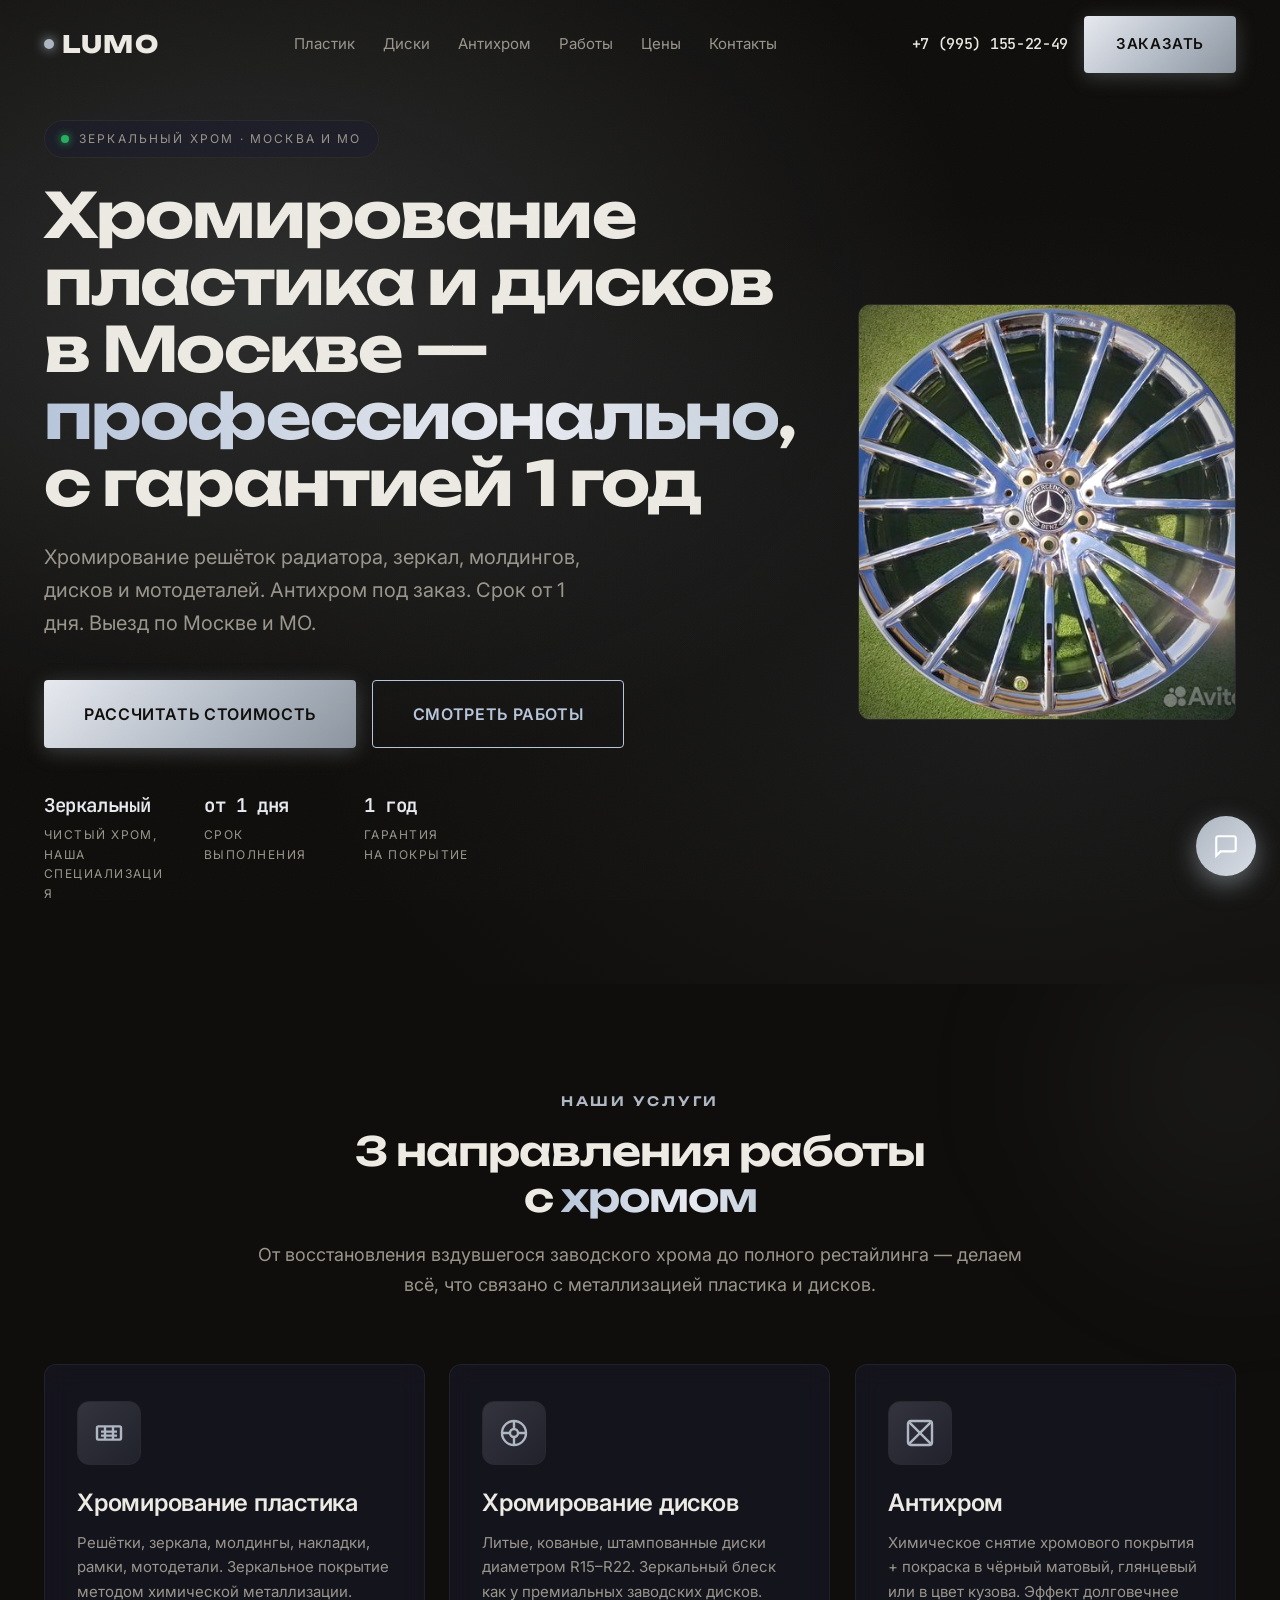
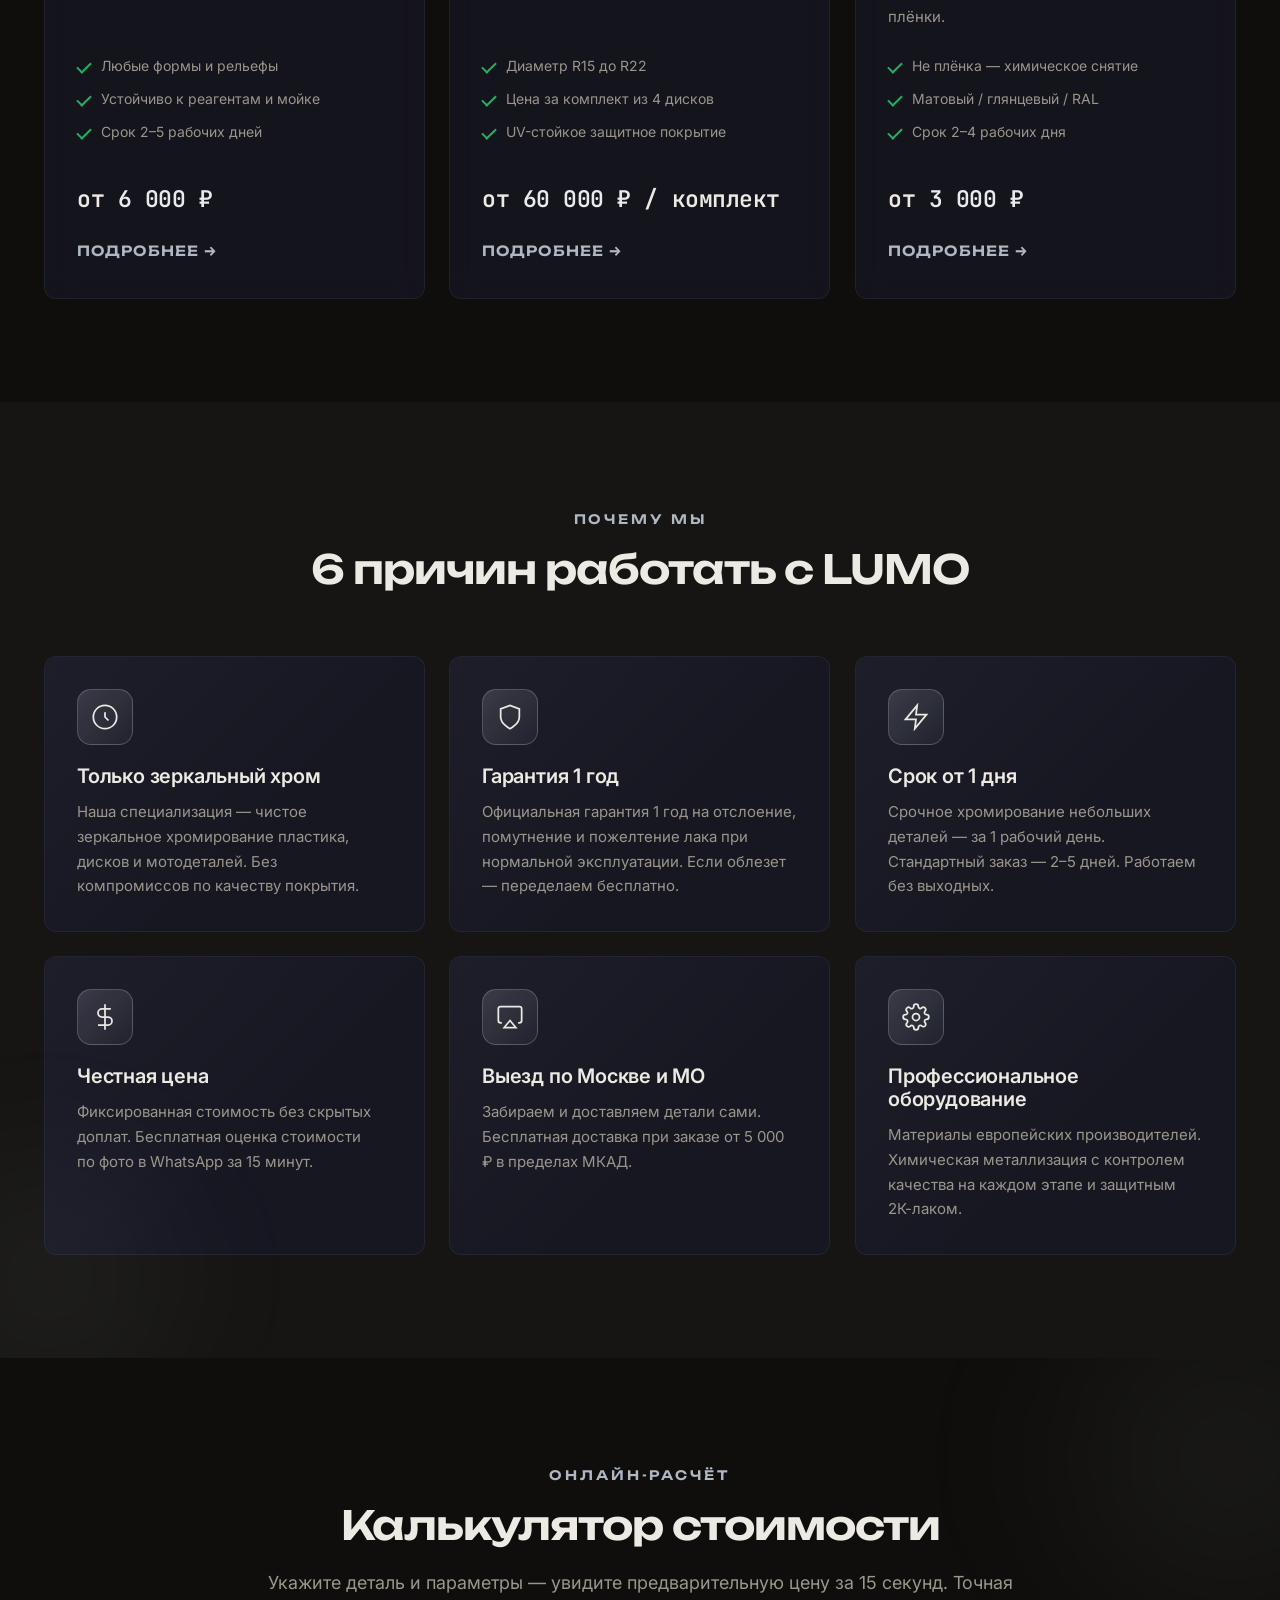
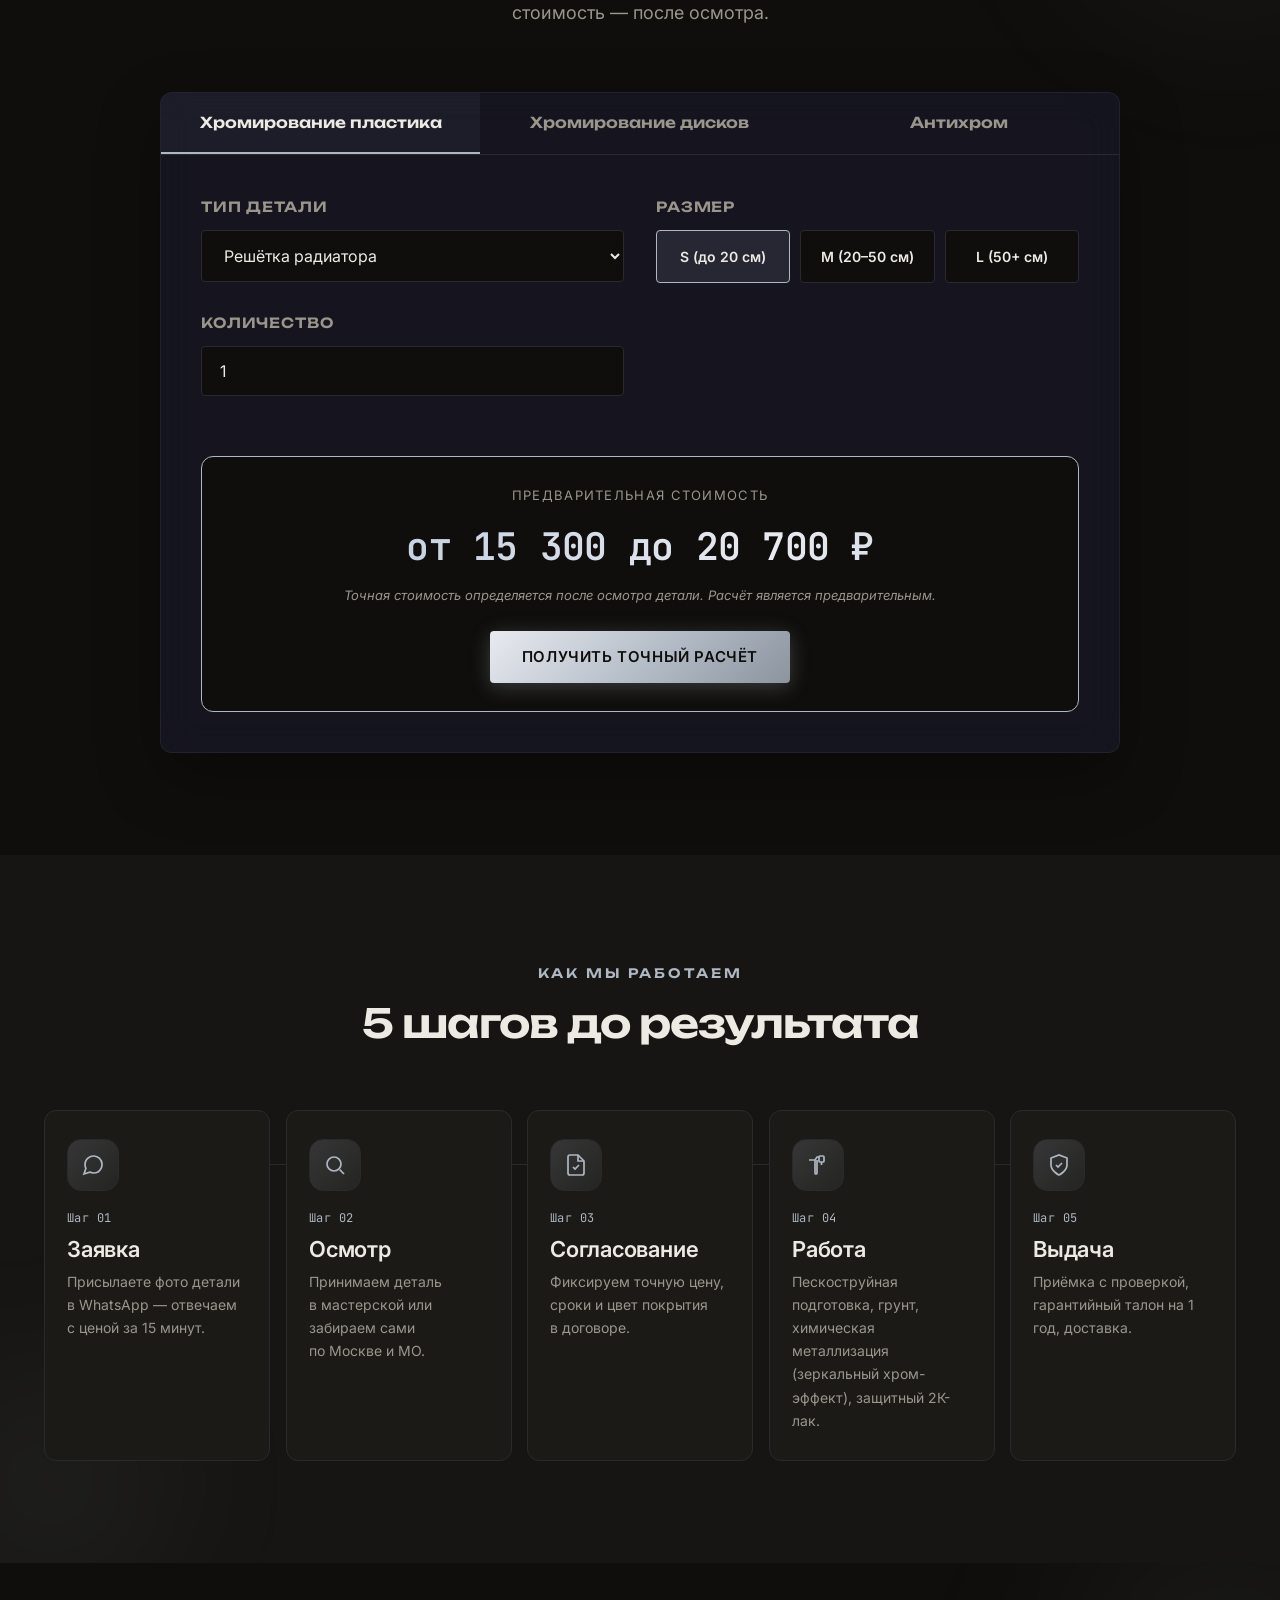
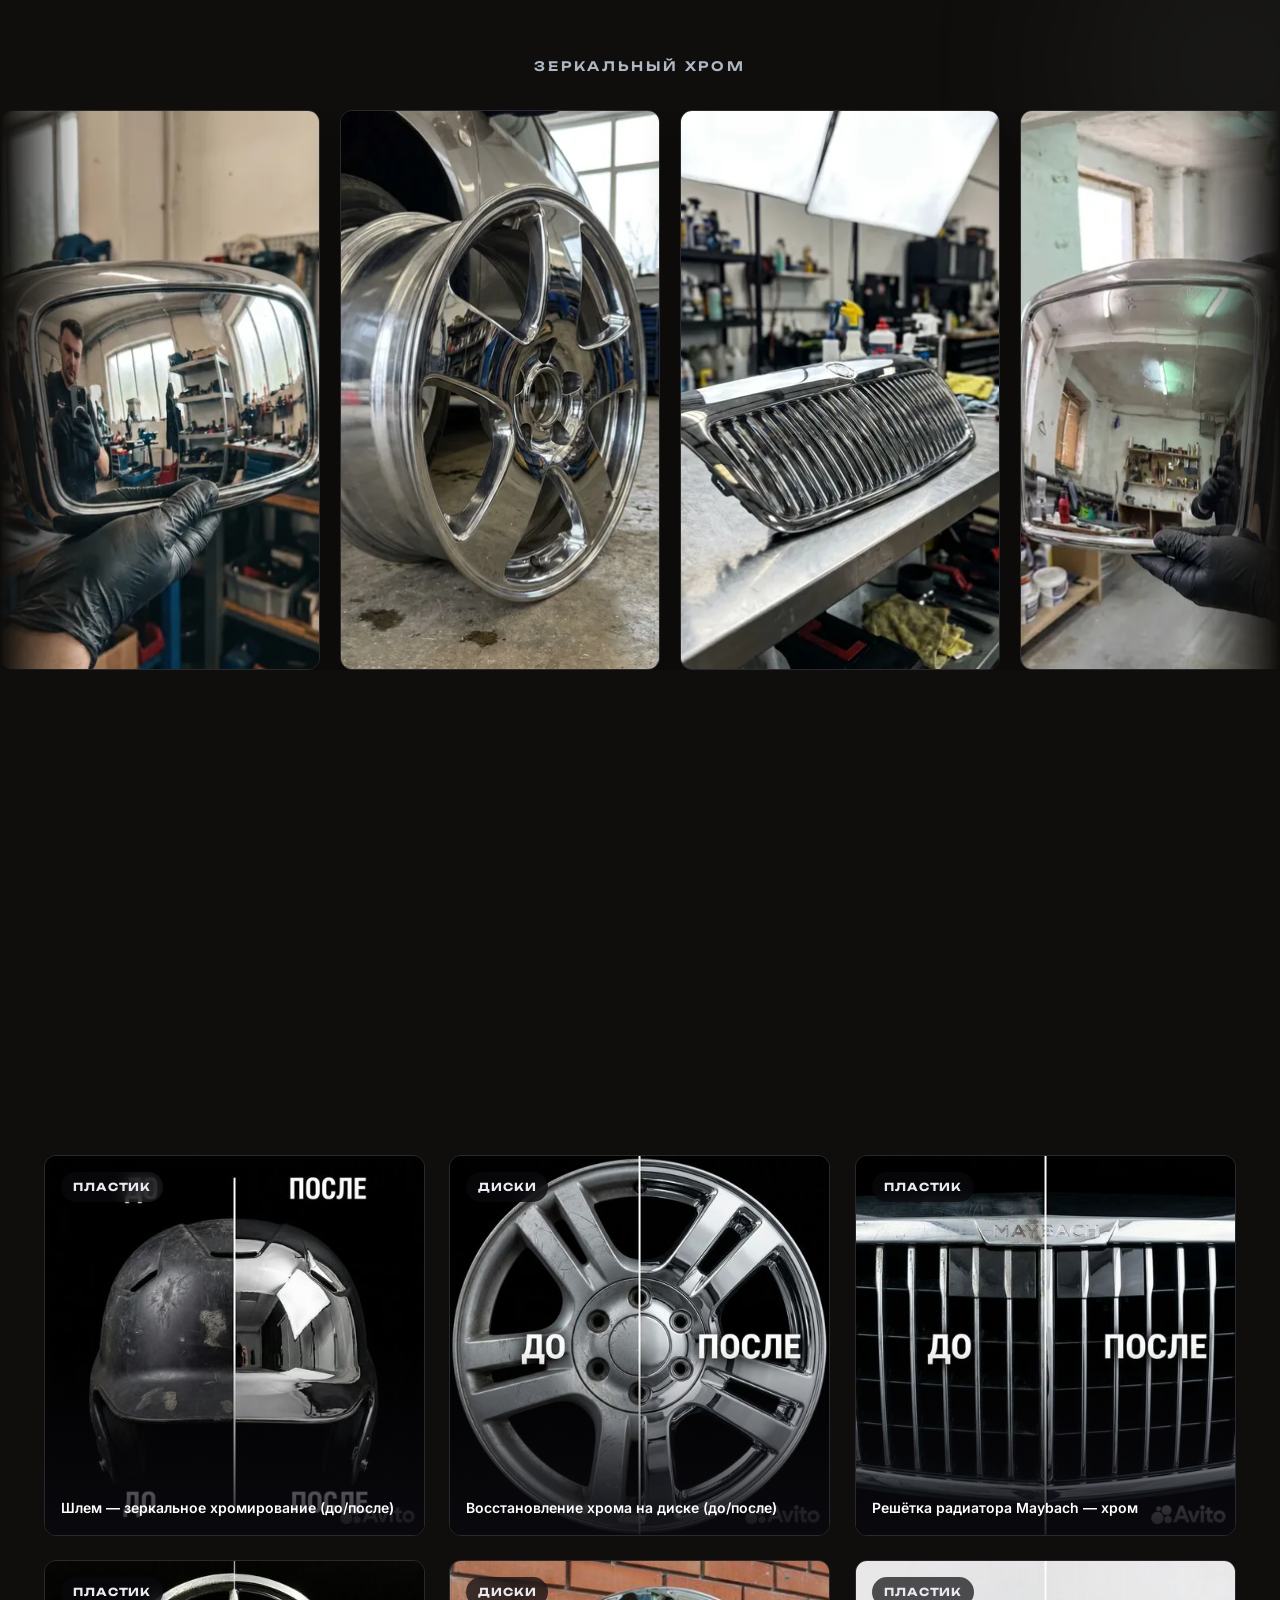
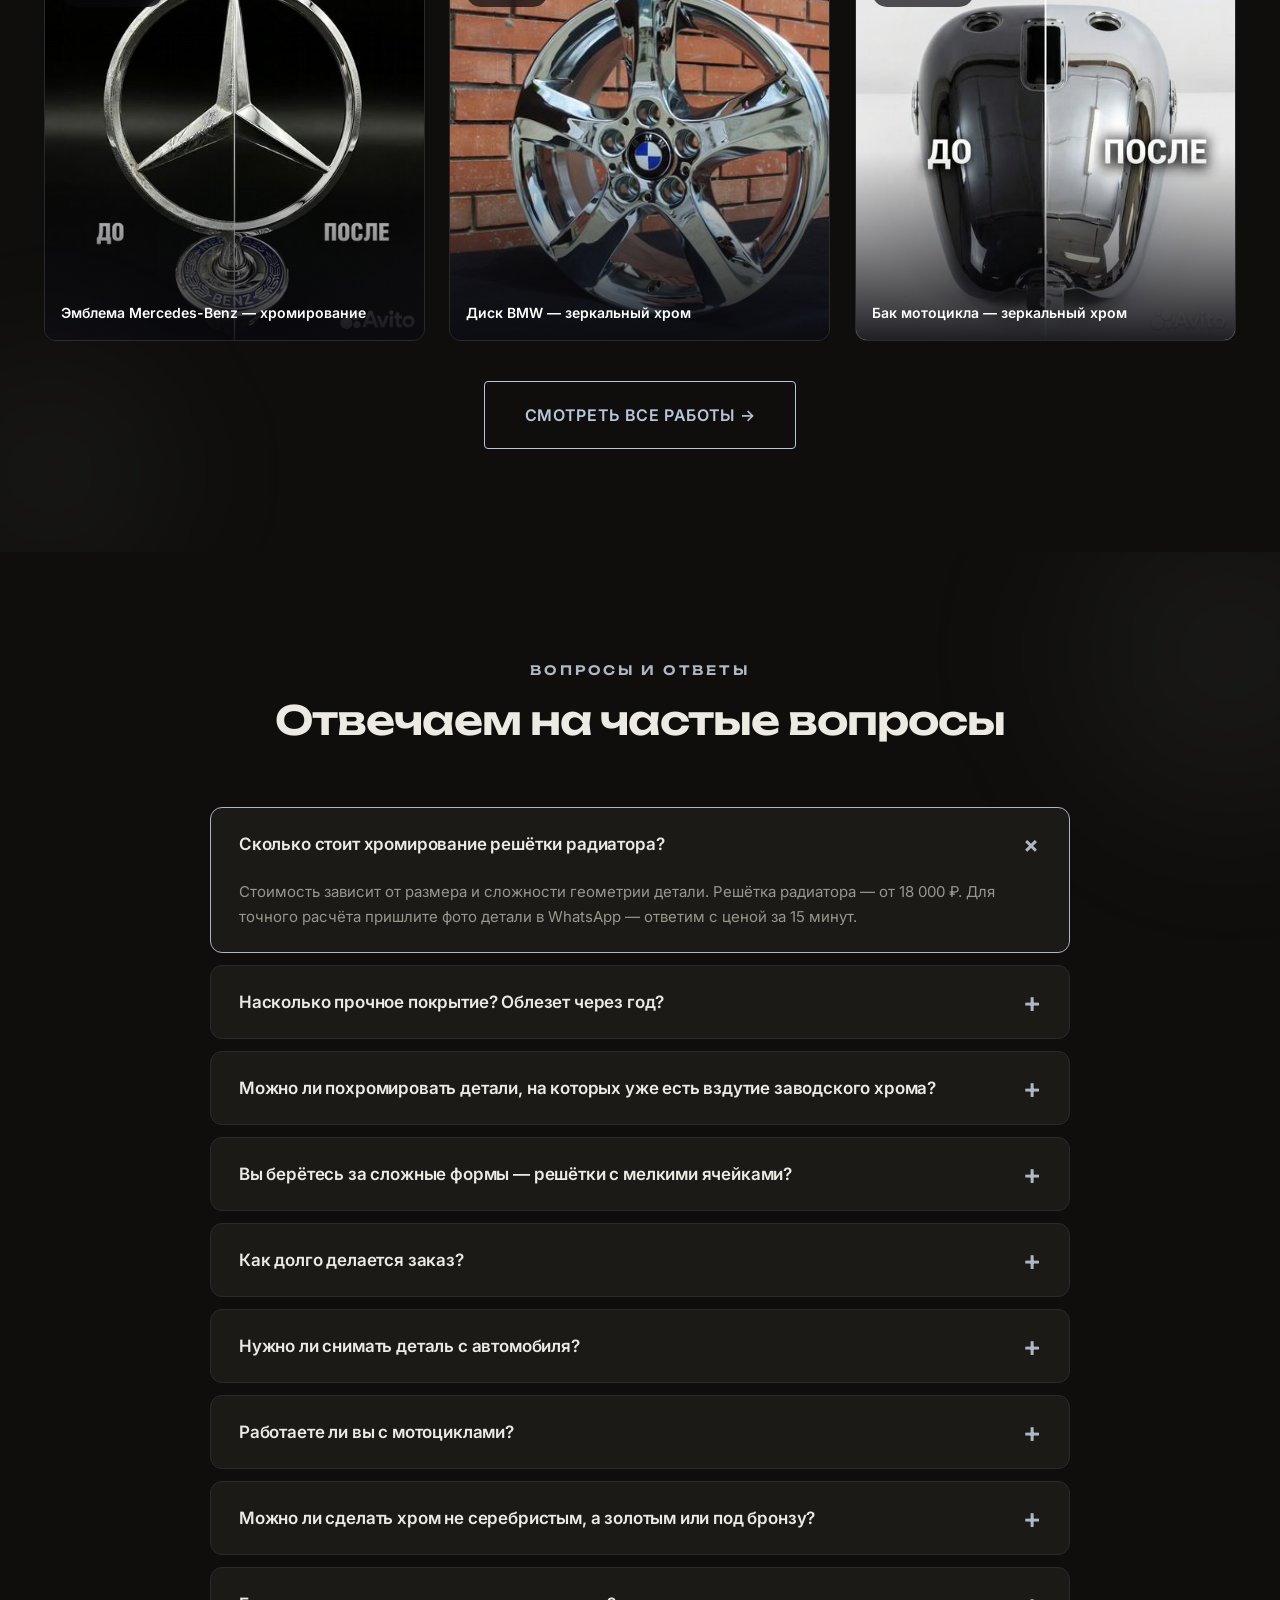
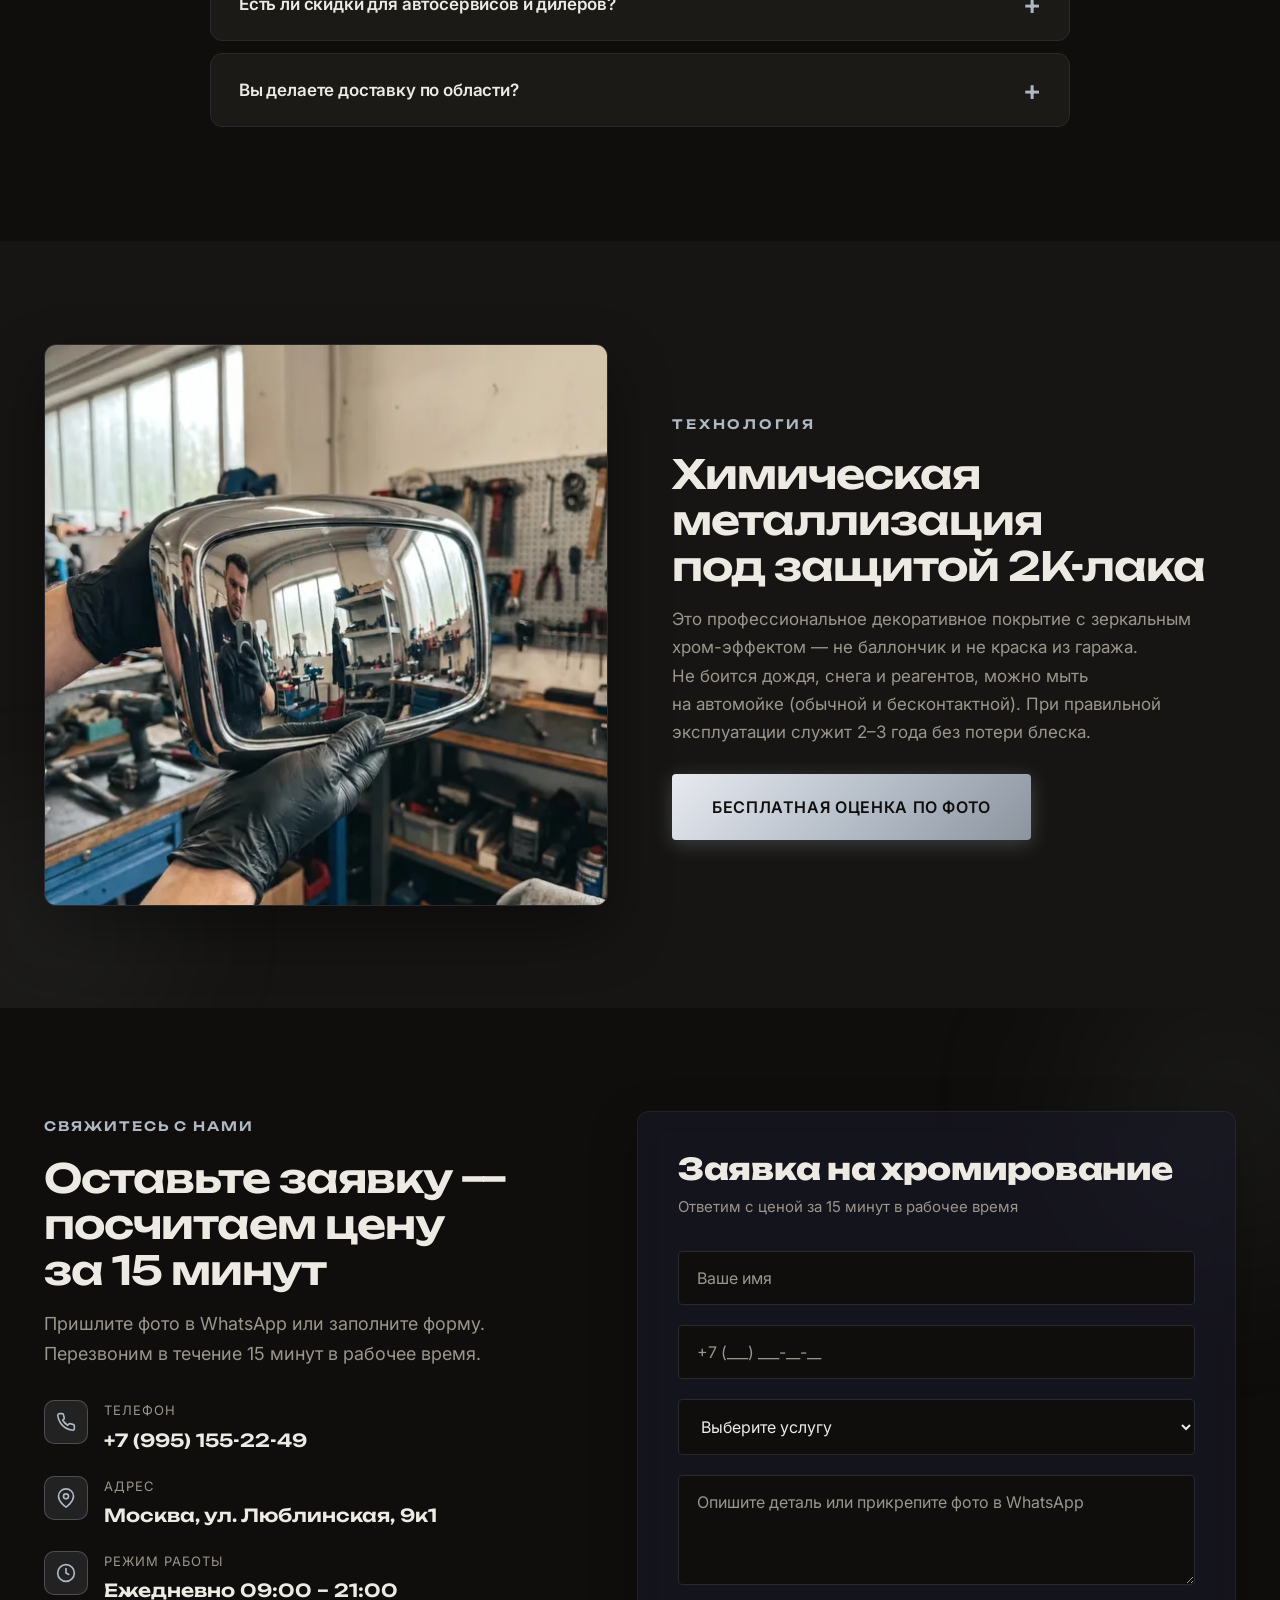
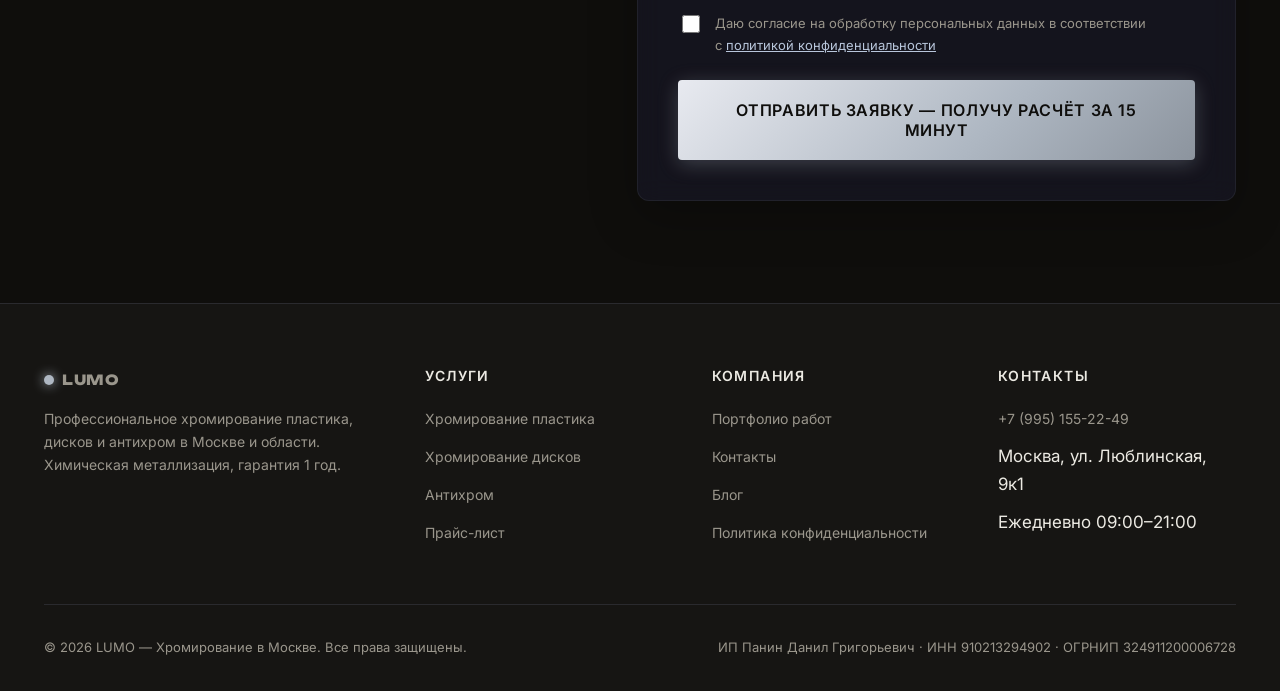
<file: index.html>
<!doctype html>
<html lang="ru">
<head>
  <meta charset="utf-8">
  <meta name="viewport" content="width=device-width, initial-scale=1">
  <meta name="theme-color" content="#0F0E0C">

  <title>Хромирование пластика и дисков в Москве — цены от 6 000 ₽ | LUMO</title>
  <meta name="description" content="Зеркальное хромирование пластика авто и мото, хромирование дисков, антихром в Москве и МО. Химическая металлизация. Срок от 1 дня. Цена от 6 000 ₽. Бесплатная оценка по фото в WhatsApp за 15 минут.">
  <link rel="canonical" href="https://xn----7sbbfcqscungiichud1a5d.xn--p1ai/">

  <meta property="og:type" content="website">
  <meta property="og:title" content="Хромирование в Москве — от 6 000 ₽ | LUMO">
  <meta property="og:description" content="Зеркальное хромирование пластика, дисков, мотодеталей. Антихром. Срок от 1 дня. Выезд по Москве и МО.">
  <meta property="og:url" content="https://xn----7sbbfcqscungiichud1a5d.xn--p1ai/">
  <meta property="og:image" content="https://xn----7sbbfcqscungiichud1a5d.xn--p1ai/images/portfolio/discs-4.jpg">
  <meta property="og:locale" content="ru_RU">
  <meta property="og:site_name" content="LUMO — Хромирование в Москве">

  <link rel="preconnect" href="https://fonts.googleapis.com">
  <link rel="preconnect" href="https://fonts.gstatic.com" crossorigin>
  <link href="https://fonts.googleapis.com/css2?family=Unbounded:wght@400;600;700;800&family=Inter:wght@400;500;600&family=JetBrains+Mono:wght@500;600&display=swap" rel="stylesheet">

  <link rel="icon" href="/favicon.svg" type="image/svg+xml">
  <link rel="preload" as="image" href="/images/portfolio/discs-4.jpg" fetchpriority="high">

  <link rel="stylesheet" href="/css/style.css">
  <link rel="stylesheet" href="/css/components.css">
  <link rel="stylesheet" href="/css/animations.css">

  <script type="application/ld+json">
  {
    "@context": "https://schema.org",
    "@type": "LocalBusiness",
    "name": "LUMO — Хромирование в Москве",
    "description": "Профессиональное хромирование пластика, дисков и антихром в Москве и МО",
    "url": "https://xn----7sbbfcqscungiichud1a5d.xn--p1ai",
    "telephone": "+7-995-155-22-49",
    "image": "https://xn----7sbbfcqscungiichud1a5d.xn--p1ai/images/portfolio/discs-4.jpg",
    "address": {
      "@type": "PostalAddress",
      "streetAddress": "ул. Люблинская, д. 9к1",
      "addressLocality": "Москва",
      "postalCode": "109559",
      "addressCountry": "RU"
    },
    "geo": {
      "@type": "GeoCoordinates",
      "latitude": 55.6776,
      "longitude": 37.7406
    },
    "openingHours": "Mo-Su 09:00-21:00",
    "priceRange": "₽₽",
    "areaServed": ["Москва", "Московская область"],
    "hasOfferCatalog": {
      "@type": "OfferCatalog",
      "name": "Услуги хромирования",
      "itemListElement": [
        {"@type": "Offer", "itemOffered": {"@type": "Service", "name": "Хромирование пластика"}, "price": "6000", "priceCurrency": "RUB"},
        {"@type": "Offer", "itemOffered": {"@type": "Service", "name": "Хромирование дисков (комплект)"}, "price": "60000", "priceCurrency": "RUB"},
        {"@type": "Offer", "itemOffered": {"@type": "Service", "name": "Антихром"}, "price": "3000", "priceCurrency": "RUB"}
      ]
    }
  }
  </script>

  <script type="application/ld+json">
  {
    "@context": "https://schema.org",
    "@type": "FAQPage",
    "mainEntity": [
      {
        "@type": "Question",
        "name": "Сколько стоит хромирование решётки радиатора?",
        "acceptedAnswer": {
          "@type": "Answer",
          "text": "Стоимость хромирования решётки радиатора в Москве — от 18 000 ₽ в зависимости от размера и сложности геометрии. Бесплатная оценка по фото в WhatsApp за 15 минут."
        }
      },
      {
        "@type": "Question",
        "name": "Насколько прочное покрытие? Облезет через год?",
        "acceptedAnswer": {
          "@type": "Answer",
          "text": "Мы даём гарантию 1 год. Это профессиональное декоративное покрытие под защитным 2К-лаком: при правильной эксплуатации служит 2–3 года без потери блеска, не боится дождя, снега и реагентов, можно мыть на автомойке (обычной и бесконтактной)."
        }
      },
      {
        "@type": "Question",
        "name": "Можно ли похромировать детали со вздутием заводского хрома?",
        "acceptedAnswer": {
          "@type": "Answer",
          "text": "Да. Снимаем старое покрытие, готовим поверхность и наносим новое — деталь снова выглядит как зеркальный хром."
        }
      }
    ]
  }
  </script>
</head>
<body>

<!-- ============ HEADER ============ -->
<header class="header">
  <div class="container header__inner">
    <a href="/" class="logo"><span class="logo__dot"></span>LUMO</a>
    <nav class="nav">
      <a href="/hromirovanie-plastika/">Пластик</a>
      <a href="/hromirovanie-diskov/">Диски</a>
      <a href="/antihrom/">Антихром</a>
      <a href="/portfolio/">Работы</a>
      <a href="/ceny/">Цены</a>
      <a href="/kontakty/">Контакты</a>
    </nav>
    <div class="header__cta">
      <a href="tel:+79951552249" class="header__phone">+7 (995) 155-22-49</a>
      <a href="#lead-form" class="btn btn--primary">Заказать</a>
      <button class="burger" aria-label="Меню" aria-expanded="false"><span></span><span></span></button>
    </div>
  </div>
</header>

<!-- ============ HERO ============ -->
<section class="hero" id="hero">
  <div class="container">
    <div class="hero__grid">
      <div class="hero__content reveal">
        <span class="hero__eyebrow">Зеркальный хром · Москва и МО</span>
        <h1>Хромирование пластика и дисков в&nbsp;Москве — <span class="chrome-text">профессионально</span>, с гарантией 1&nbsp;год</h1>
        <p class="hero__subtitle">Хромирование решёток радиатора, зеркал, молдингов, дисков и мотодеталей. Антихром под заказ. Срок от 1 дня. Выезд по Москве и МО.</p>
        <div class="hero__cta">
          <a href="#calculator" class="btn btn--primary btn--lg">Рассчитать стоимость</a>
          <a href="#portfolio" class="btn btn--secondary btn--lg">Смотреть работы</a>
        </div>
        <div class="hero__trust">
          <div>
            <div class="num">Зеркальный</div>
            <div class="lbl">Чистый хром, наша специализация</div>
          </div>
          <div>
            <div class="num">от 1 дня</div>
            <div class="lbl">Срок выполнения</div>
          </div>
          <div>
            <div class="num">1 год</div>
            <div class="lbl">Гарантия на покрытие</div>
          </div>
        </div>
      </div>
      <div class="hero__visual reveal" data-delay="2">
        <img src="/images/portfolio/discs-4.jpg" alt="Хромированный диск — работа мастерской LUMO" class="hero__visual-photo" width="600" height="660" fetchpriority="high">
      </div>
    </div>
  </div>
</section>

<!-- ============ SERVICES ============ -->
<section class="services" id="services">
  <div class="container">
    <div class="section-head reveal">
      <span class="eyebrow">Наши услуги</span>
      <h2>3 направления работы с&nbsp;<span class="chrome-text">хромом</span></h2>
      <p>От восстановления вздувшегося заводского хрома до полного рестайлинга — делаем всё, что связано с металлизацией пластика и дисков.</p>
    </div>
    <div class="services__grid">
      <article class="service-card reveal" data-delay="1">
        <div class="service-card__icon">
          <svg width="32" height="32" viewBox="0 0 24 24" fill="none" stroke="currentColor" stroke-width="1.8"><rect x="3" y="7" width="18" height="10" rx="1"/><path d="M6 11h12M6 14h12M9 7v10M15 7v10"/></svg>
        </div>
        <h3>Хромирование пластика</h3>
        <p>Решётки, зеркала, молдингы, накладки, рамки, мотодетали. Зеркальное покрытие методом химической металлизации.</p>
        <ul class="service-card__features">
          <li>Любые формы и рельефы</li>
          <li>Устойчиво к реагентам и мойке</li>
          <li>Срок 2–5 рабочих дней</li>
        </ul>
        <div class="service-card__price">от <span>6 000 ₽</span></div>
        <a href="/hromirovanie-plastika/" class="service-card__link">Подробнее →</a>
      </article>

      <article class="service-card reveal" data-delay="2">
        <div class="service-card__icon">
          <svg width="32" height="32" viewBox="0 0 24 24" fill="none" stroke="currentColor" stroke-width="1.8"><circle cx="12" cy="12" r="9"/><circle cx="12" cy="12" r="3"/><path d="M12 3v6M12 15v6M3 12h6M15 12h6"/></svg>
        </div>
        <h3>Хромирование дисков</h3>
        <p>Литые, кованые, штампованные диски диаметром R15–R22. Зеркальный блеск как у премиальных заводских дисков.</p>
        <ul class="service-card__features">
          <li>Диаметр R15 до R22</li>
          <li>Цена за комплект из 4&nbsp;дисков</li>
          <li>UV-стойкое защитное покрытие</li>
        </ul>
        <div class="service-card__price">от <span>60 000 ₽</span> / комплект</div>
        <a href="/hromirovanie-diskov/" class="service-card__link">Подробнее →</a>
      </article>

      <article class="service-card reveal" data-delay="3">
        <div class="service-card__icon">
          <svg width="32" height="32" viewBox="0 0 24 24" fill="none" stroke="currentColor" stroke-width="1.8"><path d="M4 4l16 16M20 4L4 20"/><rect x="3" y="3" width="18" height="18" rx="2"/></svg>
        </div>
        <h3>Антихром</h3>
        <p>Химическое снятие хромового покрытия + покраска в чёрный матовый, глянцевый или в цвет кузова. Эффект долговечнее плёнки.</p>
        <ul class="service-card__features">
          <li>Не плёнка — химическое снятие</li>
          <li>Матовый / глянцевый / RAL</li>
          <li>Срок 2–4 рабочих дня</li>
        </ul>
        <div class="service-card__price">от <span>3 000 ₽</span></div>
        <a href="/antihrom/" class="service-card__link">Подробнее →</a>
      </article>
    </div>
  </div>
</section>

<!-- ============ UTP ============ -->
<section class="utp" id="advantages" style="background: var(--bg-secondary);">
  <div class="container">
    <div class="section-head reveal">
      <span class="eyebrow">Почему мы</span>
      <h2>6 причин работать с&nbsp;LUMO</h2>
    </div>
    <div class="utp__grid">
      <div class="utp-card reveal" data-delay="1">
        <div class="utp-card__icon"><svg width="28" height="28" viewBox="0 0 24 24" fill="none" stroke="currentColor" stroke-width="1.5"><path d="M12 8v4l3 3"/><circle cx="12" cy="12" r="10"/></svg></div>
        <h3>Только зеркальный хром</h3>
        <p>Наша специализация — чистое зеркальное хромирование пластика, дисков и мотодеталей. Без компромиссов по качеству покрытия.</p>
      </div>
      <div class="utp-card reveal" data-delay="2">
        <div class="utp-card__icon"><svg width="28" height="28" viewBox="0 0 24 24" fill="none" stroke="currentColor" stroke-width="1.5"><path d="M12 22s8-4 8-10V5l-8-3-8 3v7c0 6 8 10 8 10z"/></svg></div>
        <h3>Гарантия 1 год</h3>
        <p>Официальная гарантия 1 год на отслоение, помутнение и пожелтение лака при нормальной эксплуатации. Если облезет — переделаем бесплатно.</p>
      </div>
      <div class="utp-card reveal" data-delay="3">
        <div class="utp-card__icon"><svg width="28" height="28" viewBox="0 0 24 24" fill="none" stroke="currentColor" stroke-width="1.5"><polygon points="13 2 3 14 12 14 11 22 21 10 12 10 13 2"/></svg></div>
        <h3>Срок от 1 дня</h3>
        <p>Срочное хромирование небольших деталей — за 1 рабочий день. Стандартный заказ — 2–5 дней. Работаем без выходных.</p>
      </div>
      <div class="utp-card reveal" data-delay="1">
        <div class="utp-card__icon"><svg width="28" height="28" viewBox="0 0 24 24" fill="none" stroke="currentColor" stroke-width="1.5"><path d="M12 1v22M17 5H9.5a3.5 3.5 0 000 7h5a3.5 3.5 0 010 7H6"/></svg></div>
        <h3>Честная цена</h3>
        <p>Фиксированная стоимость без скрытых доплат. Бесплатная оценка стоимости по фото в WhatsApp за 15 минут.</p>
      </div>
      <div class="utp-card reveal" data-delay="2">
        <div class="utp-card__icon"><svg width="28" height="28" viewBox="0 0 24 24" fill="none" stroke="currentColor" stroke-width="1.5"><path d="M5 17H4a2 2 0 01-2-2V5a2 2 0 012-2h16a2 2 0 012 2v10a2 2 0 01-2 2h-1"/><polygon points="12 15 17 21 7 21 12 15"/></svg></div>
        <h3>Выезд по Москве и МО</h3>
        <p>Забираем и доставляем детали сами. Бесплатная доставка при заказе от 5 000 ₽ в пределах МКАД.</p>
      </div>
      <div class="utp-card reveal" data-delay="3">
        <div class="utp-card__icon"><svg width="28" height="28" viewBox="0 0 24 24" fill="none" stroke="currentColor" stroke-width="1.5"><circle cx="12" cy="12" r="3"/><path d="M19.4 15a1.65 1.65 0 00.33 1.82l.06.06a2 2 0 010 2.83 2 2 0 01-2.83 0l-.06-.06a1.65 1.65 0 00-1.82-.33 1.65 1.65 0 00-1 1.51V21a2 2 0 01-4 0v-.09A1.65 1.65 0 009 19.4a1.65 1.65 0 00-1.82.33l-.06.06a2 2 0 01-2.83-2.83l.06-.06A1.65 1.65 0 004.68 15a1.65 1.65 0 00-1.51-1H3a2 2 0 010-4h.09A1.65 1.65 0 004.6 9a1.65 1.65 0 00-.33-1.82l-.06-.06a2 2 0 012.83-2.83l.06.06A1.65 1.65 0 009 4.68a1.65 1.65 0 001-1.51V3a2 2 0 014 0v.09a1.65 1.65 0 001 1.51 1.65 1.65 0 001.82-.33l.06-.06a2 2 0 012.83 2.83l-.06.06A1.65 1.65 0 0019.4 9a1.65 1.65 0 001.51 1H21a2 2 0 010 4h-.09a1.65 1.65 0 00-1.51 1z"/></svg></div>
        <h3>Профессиональное оборудование</h3>
        <p>Материалы европейских производителей. Химическая металлизация с контролем качества на каждом этапе и защитным 2К-лаком.</p>
      </div>
    </div>
  </div>
</section>

<!-- ============ CALCULATOR ============ -->
<section class="calculator-section" id="calculator">
  <div class="container">
    <div class="section-head reveal">
      <span class="eyebrow">Онлайн-расчёт</span>
      <h2>Калькулятор стоимости</h2>
      <p>Укажите деталь и параметры — увидите предварительную цену за 15 секунд. Точная стоимость — после осмотра.</p>
    </div>

    <div class="calculator reveal">
      <div class="calculator__tabs" role="tablist">
        <button class="calculator__tab active" data-tab="plastic" role="tab">Хромирование пластика</button>
        <button class="calculator__tab" data-tab="discs" role="tab">Хромирование дисков</button>
        <button class="calculator__tab" data-tab="antichrome" role="tab">Антихром</button>
      </div>
      <div class="calculator__body">

        <!-- Panel: Plastic -->
        <div class="calculator__panel active" data-tab="plastic">
          <button class="calculator__accordion-btn" type="button">
            <span>Хромирование пластика</span>
            <svg width="16" height="16" viewBox="0 0 24 24" fill="none" stroke="currentColor" stroke-width="2"><path d="M6 9l6 6 6-6"/></svg>
          </button>
          <div class="calculator__panel-inner">
            <div class="calc-fields">
              <div class="calc-field">
                <label>Тип детали</label>
                <select name="p-type">
                  <option value="grill">Решётка радиатора</option>
                  <option value="mirrors">Зеркала (пара)</option>
                  <option value="molding">Молдинги</option>
                  <option value="overlay">Накладки</option>
                  <option value="moto">Мотодетали</option>
                  <option value="small">Мелкие детали</option>
                </select>
              </div>
              <div class="calc-field">
                <label>Размер</label>
                <div class="calc-options">
                  <label><input type="radio" name="p-size" value="small" checked><span>S (до 20 см)</span></label>
                  <label><input type="radio" name="p-size" value="medium"><span>M (20–50 см)</span></label>
                  <label class="calc-option--large"><input type="radio" name="p-size" value="large"><span>L (50+ см)</span></label>
                </div>
              </div>
              <div class="calc-field">
                <label>Количество</label>
                <input type="number" name="p-qty" min="1" max="20" value="1">
              </div>
            </div>
          </div>
        </div>

        <!-- Panel: Discs -->
        <div class="calculator__panel" data-tab="discs">
          <button class="calculator__accordion-btn" type="button">
            <span>Хромирование дисков</span>
            <svg width="16" height="16" viewBox="0 0 24 24" fill="none" stroke="currentColor" stroke-width="2"><path d="M6 9l6 6 6-6"/></svg>
          </button>
          <div class="calculator__panel-inner">
            <div class="calc-fields">
              <div class="calc-field">
                <label>Диаметр (комплект 4 диска)</label>
                <select name="d-dia">
                  <option value="R15">R15</option>
                  <option value="R16">R16</option>
                  <option value="R17" selected>R17</option>
                  <option value="R18">R18</option>
                  <option value="R19">R19</option>
                  <option value="R20">R20</option>
                  <option value="R21">R21</option>
                  <option value="R22">R22</option>
                </select>
                <span class="calc-hint">Цена за комплект из 4 дисков</span>
              </div>
              <div class="calc-notice">Точная стоимость зависит от состояния дисков и определяется при осмотре.</div>
            </div>
          </div>
        </div>

        <!-- Panel: Antichrome -->
        <div class="calculator__panel" data-tab="antichrome">
          <button class="calculator__accordion-btn" type="button">
            <span>Антихром</span>
            <svg width="16" height="16" viewBox="0 0 24 24" fill="none" stroke="currentColor" stroke-width="2"><path d="M6 9l6 6 6-6"/></svg>
          </button>
          <div class="calculator__panel-inner">
            <div class="calc-fields">
              <div class="calc-field">
                <label>Тип детали</label>
                <select name="a-type">
                  <option value="grill">Решётка</option>
                  <option value="molding">Молдинги</option>
                  <option value="overlay">Накладки</option>
                  <option value="small">Мелкие детали</option>
                </select>
              </div>
              <div class="calc-field">
                <label>Цвет покраски</label>
                <select name="a-paint">
                  <option value="matte">Чёрный матовый</option>
                  <option value="gloss">Чёрный глянцевый</option>
                  <option value="body">В цвет кузова</option>
                  <option value="ral">Другой RAL</option>
                </select>
              </div>
              <div class="calc-field">
                <label>Количество</label>
                <input type="number" name="a-qty" min="1" max="20" value="1">
              </div>
            </div>
          </div>
        </div>

        <!-- Result -->
        <div class="calc-result" id="calc-result">
          <div class="calc-result__label">Предварительная стоимость</div>
          <div class="calc-result__price" id="calc-price">от <span>0</span> до <span>0</span> &#8381;</div>
          <div class="calc-result__note">Точная стоимость определяется после осмотра детали. Расчёт является предварительным.</div>
          <button type="button" class="btn btn--primary calc-result__cta" id="calc-cta">Получить точный расчёт</button>
        </div>
      </div>
    </div>
  </div>
</section>

<!-- ============ PROCESS ============ -->
<section class="process" id="process" style="background: var(--bg-secondary);">
  <div class="container">
    <div class="section-head reveal">
      <span class="eyebrow">Как мы работаем</span>
      <h2>5 шагов до результата</h2>
    </div>
    <div class="process__grid">
      <div class="process-step reveal" data-delay="1">
        <div class="process-step__icon"><svg width="24" height="24" viewBox="0 0 24 24" fill="none" stroke="currentColor" stroke-width="1.7"><path d="M21 11.5a8.38 8.38 0 01-.9 3.8 8.5 8.5 0 01-7.6 4.7 8.38 8.38 0 01-3.8-.9L3 21l1.9-5.7a8.38 8.38 0 01-.9-3.8 8.5 8.5 0 014.7-7.6 8.38 8.38 0 013.8-.9h.5a8.48 8.48 0 018 8v.5z"/></svg></div>
        <div class="process-step__step">Шаг 01</div>
        <h4>Заявка</h4>
        <p>Присылаете фото детали в WhatsApp — отвечаем с ценой за 15 минут.</p>
      </div>
      <div class="process-step reveal" data-delay="2">
        <div class="process-step__icon"><svg width="24" height="24" viewBox="0 0 24 24" fill="none" stroke="currentColor" stroke-width="1.7"><circle cx="11" cy="11" r="7"/><path d="M21 21l-4.3-4.3"/></svg></div>
        <div class="process-step__step">Шаг 02</div>
        <h4>Осмотр</h4>
        <p>Принимаем деталь в мастерской или забираем сами по Москве и МО.</p>
      </div>
      <div class="process-step reveal" data-delay="3">
        <div class="process-step__icon"><svg width="24" height="24" viewBox="0 0 24 24" fill="none" stroke="currentColor" stroke-width="1.7"><path d="M14 2H6a2 2 0 00-2 2v16a2 2 0 002 2h12a2 2 0 002-2V8z"/><path d="M14 2v6h6M9 14l2 2 4-4"/></svg></div>
        <div class="process-step__step">Шаг 03</div>
        <h4>Согласование</h4>
        <p>Фиксируем точную цену, сроки и цвет покрытия в договоре.</p>
      </div>
      <div class="process-step reveal" data-delay="4">
        <div class="process-step__icon"><svg width="24" height="24" viewBox="0 0 24 24" fill="none" stroke="currentColor" stroke-width="1.7"><path d="M3 7h6l2-3h2M9 7v13a1 1 0 001 1h0a1 1 0 001-1V7"/><rect x="13" y="3" width="5" height="6" rx="1"/><path d="M15.5 9v3"/></svg></div>
        <div class="process-step__step">Шаг 04</div>
        <h4>Работа</h4>
        <p>Пескоструйная подготовка, грунт, химическая металлизация (зеркальный хром-эффект), защитный 2К-лак.</p>
      </div>
      <div class="process-step reveal" data-delay="5">
        <div class="process-step__icon"><svg width="24" height="24" viewBox="0 0 24 24" fill="none" stroke="currentColor" stroke-width="1.7"><path d="M12 22s8-4 8-10V5l-8-3-8 3v7c0 6 8 10 8 10z"/><path d="M9 12l2 2 4-4"/></svg></div>
        <div class="process-step__step">Шаг 05</div>
        <h4>Выдача</h4>
        <p>Приёмка с проверкой, гарантийный талон на 1 год, доставка.</p>
      </div>
    </div>
  </div>
</section>

<!-- ============ SHOWCASE MARQUEE (декор) ============ -->
<section class="marquee-section">
  <div class="container" style="text-align:center;">
    <span class="eyebrow" style="display:inline-block;font-family:var(--font-head);font-size:13px;font-weight:600;letter-spacing:0.22em;text-transform:uppercase;color:var(--accent);margin-bottom:8px;">Зеркальный хром</span>
  </div>
  <div class="marquee" aria-label="Примеры зеркального хромирования">
    <div class="marquee__track">
      <img src="/images/showcase/m1.webp" alt="Зеркальное хромирование — деталь" loading="lazy" width="560" height="560">
      <img src="/images/showcase/m2.webp" alt="Хромированный диск" loading="lazy" width="560" height="560">
      <img src="/images/showcase/m3.webp" alt="Хромированная решётка" loading="lazy" width="560" height="560">
      <img src="/images/showcase/m4.webp" alt="Зеркальная деталь в руках мастера" loading="lazy" width="560" height="560">
      <img src="/images/showcase/m5.webp" alt="Хромированный диск" loading="lazy" width="560" height="560">
      <img src="/images/showcase/m6.webp" alt="Хромированный диск" loading="lazy" width="560" height="560">
      <img src="/images/showcase/m1.webp" alt="" aria-hidden="true" loading="lazy" width="560" height="560">
      <img src="/images/showcase/m2.webp" alt="" aria-hidden="true" loading="lazy" width="560" height="560">
      <img src="/images/showcase/m3.webp" alt="" aria-hidden="true" loading="lazy" width="560" height="560">
      <img src="/images/showcase/m4.webp" alt="" aria-hidden="true" loading="lazy" width="560" height="560">
      <img src="/images/showcase/m5.webp" alt="" aria-hidden="true" loading="lazy" width="560" height="560">
      <img src="/images/showcase/m6.webp" alt="" aria-hidden="true" loading="lazy" width="560" height="560">
    </div>
  </div>
</section>

<!-- ============ PORTFOLIO ============ -->
<section class="portfolio" id="portfolio">
  <div class="container">
    <div class="section-head reveal">
      <span class="eyebrow">Наши работы</span>
      <h2>Живое портфолио мастерской</h2>
      <p>Реальные фото наших работ — пластик, диски и мотодетали. Зеркальный хром на разных деталях.</p>
    </div>
    <div class="portfolio__filters reveal">
      <button class="filter-btn active" data-filter="all">Все работы</button>
      <button class="filter-btn" data-filter="plastic">Пластик</button>
      <button class="filter-btn" data-filter="discs">Диски</button>
    </div>
    <div class="portfolio__grid">
      <div class="portfolio-item reveal" data-category="plastic">
        <img src="/images/portfolio/plastic-1.jpg" alt="Хромирование шлема — работа LUMO" loading="lazy" width="600" height="600">
        <span class="portfolio-item__tag">Пластик</span>
        <div class="portfolio-item__caption">Шлем — зеркальное хромирование (до/после)</div>
      </div>
      <div class="portfolio-item reveal" data-category="discs" data-delay="1">
        <img src="/images/portfolio/discs-1.jpg" alt="Хромирование диска — работа LUMO" loading="lazy" width="600" height="600">
        <span class="portfolio-item__tag">Диски</span>
        <div class="portfolio-item__caption">Восстановление хрома на диске (до/после)</div>
      </div>
      <div class="portfolio-item reveal" data-category="plastic" data-delay="2">
        <img src="/images/portfolio/plastic-5.jpg" alt="Хромирование решётки радиатора Maybach — работа LUMO" loading="lazy" width="600" height="600">
        <span class="portfolio-item__tag">Пластик</span>
        <div class="portfolio-item__caption">Решётка радиатора Maybach — хром</div>
      </div>
      <div class="portfolio-item reveal" data-category="plastic">
        <img src="/images/portfolio/plastic-3.jpg" alt="Хромирование эмблемы Mercedes-Benz — работа LUMO" loading="lazy" width="600" height="600">
        <span class="portfolio-item__tag">Пластик</span>
        <div class="portfolio-item__caption">Эмблема Mercedes-Benz — хромирование</div>
      </div>
      <div class="portfolio-item reveal" data-category="discs" data-delay="1">
        <img src="/images/portfolio/discs-3.jpg" alt="Хромирование диска BMW — работа LUMO" loading="lazy" width="600" height="600">
        <span class="portfolio-item__tag">Диски</span>
        <div class="portfolio-item__caption">Диск BMW — зеркальный хром</div>
      </div>
      <div class="portfolio-item reveal" data-category="plastic" data-delay="2">
        <img src="/images/portfolio/plastic-7.jpg" alt="Хромирование бака мотоцикла — работа LUMO" loading="lazy" width="600" height="600">
        <span class="portfolio-item__tag">Пластик</span>
        <div class="portfolio-item__caption">Бак мотоцикла — зеркальный хром</div>
      </div>
    </div>
    <div style="text-align:center;margin-top:40px;" class="reveal">
      <a href="/portfolio/" class="btn btn--secondary btn--lg">Смотреть все работы →</a>
    </div>
  </div>
</section>

<!-- ============ FAQ ============ -->
<section class="faq-section" id="faq">
  <div class="container">
    <div class="section-head reveal">
      <span class="eyebrow">Вопросы и ответы</span>
      <h2>Отвечаем на частые вопросы</h2>
    </div>
    <div class="faq reveal">
      <details class="faq-item" open>
        <summary>Сколько стоит хромирование решётки радиатора?</summary>
        <div class="faq-item__body">Стоимость зависит от размера и сложности геометрии детали. Решётка радиатора — от 18 000 ₽. Для точного расчёта пришлите фото детали в WhatsApp — ответим с ценой за 15 минут.</div>
      </details>
      <details class="faq-item">
        <summary>Насколько прочное покрытие? Облезет через год?</summary>
        <div class="faq-item__body">Гарантия 1 год. Это профессиональное декоративное покрытие под 2К-лаком: при правильной эксплуатации служит 2–3 года без потери блеска, не боится дождя, снега и реагентов, можно мыть на автомойке (обычной и бесконтактной). Нельзя только агрессивную химию (кислотные очистители), удары и царапание. Если облезет при нормальной эксплуатации — переделаем бесплатно.</div>
      </details>
      <details class="faq-item">
        <summary>Можно ли похромировать детали, на которых уже есть вздутие заводского хрома?</summary>
        <div class="faq-item__body">Да, именно с этим к нам чаще всего обращаются. Снимаем старое покрытие, восстанавливаем поверхность и наносим новое — деталь снова выглядит как зеркальный хром.</div>
      </details>
      <details class="faq-item">
        <summary>Вы берётесь за сложные формы — решётки с мелкими ячейками?</summary>
        <div class="faq-item__body">Да. Химическая металлизация (в отличие от вакуумного напыления) равномерно покрывает все геометрические формы, включая глубокие ячейки, перемычки и рельефные поверхности.</div>
      </details>
      <details class="faq-item">
        <summary>Как долго делается заказ?</summary>
        <div class="faq-item__body">Мелкие детали (накладки, эмблемы, ручки) — 1–2 рабочих дня. Решётки радиатора, зеркала — 2–3 дня. Диски — 5–7 дней (комплект из 4 штук). При срочном заказе сделаем быстрее — уточняйте при оформлении.</div>
      </details>
      <details class="faq-item">
        <summary>Нужно ли снимать деталь с автомобиля?</summary>
        <div class="faq-item__body">Да, хромирование выполняется только со снятыми деталями. Если у вас нет возможности снять деталь самостоятельно — можем забрать автомобиль к нам, снять деталь и вернуть. Стоимость этой услуги — от 500 ₽.</div>
      </details>
      <details class="faq-item">
        <summary>Работаете ли вы с мотоциклами?</summary>
        <div class="faq-item__body">Да, мотодетали — одно из наших специализаций. Хромируем крышки двигателей, зеркала, декоративные накладки, бачки. Опыт с Honda, Yamaha, Kawasaki, Harley-Davidson, BMW Motorrad.</div>
      </details>
      <details class="faq-item">
        <summary>Можно ли сделать хром не серебристым, а золотым или под бронзу?</summary>
        <div class="faq-item__body">Да. Помимо классического зеркального серебра, доступны оттенки: золото, розовое золото, бронза, чёрный хром, антик. Стоимость аналогична стандартному хрому с наценкой 20–30%.</div>
      </details>
      <details class="faq-item">
        <summary>Есть ли скидки для автосервисов и дилеров?</summary>
        <div class="faq-item__body">Да, для автосервисов, детейлинг-студий и тюнинг-ателье обсуждаем индивидуальные условия по объёму работ. Напишите нам — согласуем сотрудничество.</div>
      </details>
      <details class="faq-item">
        <summary>Вы делаете доставку по области?</summary>
        <div class="faq-item__body">Да, работаем по всей Московской области. При заказе от 5 000 ₽ — бесплатный самовывоз и доставка в пределах МКАД. По области стоимость доставки рассчитывается индивидуально — от 500 ₽.</div>
      </details>
    </div>
  </div>
</section>

<!-- ============ ACCENT (визуальный блок перед формой) ============ -->
<section class="accent">
  <div class="container accent__inner">
    <div class="accent__media reveal">
      <img src="/images/showcase/m1.webp" alt="Зеркальное хромирование детали в мастерской LUMO" loading="lazy" width="560" height="560">
    </div>
    <div class="accent__text reveal" data-delay="1">
      <span class="accent__eyebrow">Технология</span>
      <h2>Химическая металлизация под&nbsp;защитой 2К-лака</h2>
      <p>Это профессиональное декоративное покрытие с зеркальным хром-эффектом — не баллончик и не краска из гаража. Не боится дождя, снега и реагентов, можно мыть на автомойке (обычной и бесконтактной). При правильной эксплуатации служит 2–3&nbsp;года без потери блеска.</p>
      <a href="#lead-form" class="btn btn--primary btn--lg">Бесплатная оценка по фото</a>
    </div>
  </div>
</section>

<!-- ============ CONTACT + FORM ============ -->
<section class="contact-section" id="contact">
  <div class="container">
    <div class="contact">
      <div class="contact__info reveal">
        <span class="eyebrow" style="color:var(--accent);font-family:var(--font-head);font-size:13px;text-transform:uppercase;letter-spacing:0.15em;font-weight:600;">Свяжитесь с нами</span>
        <h2 style="margin-top:16px;">Оставьте заявку — посчитаем цену за&nbsp;15&nbsp;минут</h2>
        <p>Пришлите фото в WhatsApp или заполните форму. Перезвоним в течение 15 минут в рабочее время.</p>

        <div class="contact__list">
          <div class="contact__item">
            <div class="contact__item-icon">
              <svg width="20" height="20" viewBox="0 0 24 24" fill="none" stroke="currentColor" stroke-width="2"><path d="M22 16.92v3a2 2 0 01-2.18 2 19.79 19.79 0 01-8.63-3.07 19.5 19.5 0 01-6-6 19.79 19.79 0 01-3.07-8.67A2 2 0 014.11 2h3a2 2 0 012 1.72 12.84 12.84 0 00.7 2.81 2 2 0 01-.45 2.11L8.09 9.91a16 16 0 006 6l1.27-1.27a2 2 0 012.11-.45 12.84 12.84 0 002.81.7A2 2 0 0122 16.92z"/></svg>
            </div>
            <div>
              <div class="contact__item-label">Телефон</div>
              <a href="tel:+79951552249" class="contact__item-value">+7 (995) 155-22-49</a>
            </div>
          </div>
          <div class="contact__item">
            <div class="contact__item-icon">
              <svg width="20" height="20" viewBox="0 0 24 24" fill="none" stroke="currentColor" stroke-width="2"><path d="M21 10c0 7-9 13-9 13s-9-6-9-13a9 9 0 0118 0z"/><circle cx="12" cy="10" r="3"/></svg>
            </div>
            <div>
              <div class="contact__item-label">Адрес</div>
              <div class="contact__item-value">Москва, ул. Люблинская, 9к1</div>
            </div>
          </div>
          <div class="contact__item">
            <div class="contact__item-icon">
              <svg width="20" height="20" viewBox="0 0 24 24" fill="none" stroke="currentColor" stroke-width="2"><circle cx="12" cy="12" r="10"/><path d="M12 6v6l4 2"/></svg>
            </div>
            <div>
              <div class="contact__item-label">Режим работы</div>
              <div class="contact__item-value">Ежедневно 09:00 – 21:00</div>
            </div>
          </div>
        </div>
      </div>

      <form class="form reveal" id="lead-form" data-lead>
        <div class="form__fields">
          <h3 class="form__title">Заявка на хромирование</h3>
          <p class="form__subtitle">Ответим с ценой за 15 минут в рабочее время</p>

          <div class="form-field">
            <input type="text" name="name" placeholder="Ваше имя" required>
          </div>
          <div class="form-field">
            <input type="tel" name="phone" placeholder="+7 (___) ___-__-__" required>
          </div>
          <div class="form-field">
            <select name="service" required>
              <option value="">Выберите услугу</option>
              <option>Хромирование пластика</option>
              <option>Хромирование дисков</option>
              <option>Антихром</option>
              <option>Не знаю, помогите определить</option>
            </select>
          </div>
          <div class="form-field">
            <textarea name="comment" placeholder="Опишите деталь или прикрепите фото в WhatsApp"></textarea>
          </div>
          <label class="form-agree">
            <input type="checkbox" required>
            <span>Даю согласие на обработку персональных данных в соответствии с <a href="/privacy/">политикой конфиденциальности</a></span>
          </label>
          <button type="submit" class="btn btn--primary btn--block btn--lg">Отправить заявку — получу расчёт за 15 минут</button>
        </div>
        <div class="form__success">
          <h3>Заявка принята!</h3>
          <p>Мы свяжемся с вами в течение 15 минут в рабочее время. А пока — напишите нам сразу:</p>
          <a href="https://wa.me/79951552249?text=Хочу+рассчитать+стоимость+хромирования" class="btn btn--wa">Открыть WhatsApp</a>
        </div>
      </form>
    </div>
  </div>
</section>

<!-- ============ FOOTER ============ -->
<footer class="footer">
  <div class="container">
    <div class="footer__grid">
      <div>
        <a href="/" class="logo" style="margin-bottom:16px;"><span class="logo__dot"></span>LUMO</a>
        <p>Профессиональное хромирование пластика, дисков и антихром в Москве и области. Химическая металлизация, гарантия 1 год.</p>
      </div>
      <div>
        <h4>Услуги</h4>
        <ul>
          <li><a href="/hromirovanie-plastika/">Хромирование пластика</a></li>
          <li><a href="/hromirovanie-diskov/">Хромирование дисков</a></li>
          <li><a href="/antihrom/">Антихром</a></li>
          <li><a href="/ceny/">Прайс-лист</a></li>
        </ul>
      </div>
      <div>
        <h4>Компания</h4>
        <ul>
          <li><a href="/portfolio/">Портфолио работ</a></li>
          <li><a href="/kontakty/">Контакты</a></li>
          <li><a href="/blog/">Блог</a></li>
          <li><a href="/privacy/">Политика конфиденциальности</a></li>
        </ul>
      </div>
      <div>
        <h4>Контакты</h4>
        <ul>
          <li><a href="tel:+79951552249">+7 (995) 155-22-49</a></li>
          
          <li>Москва, ул. Люблинская, 9к1</li>
          <li>Ежедневно 09:00–21:00</li>
        </ul>
      </div>
    </div>
    <div class="footer__bottom">
      <div>© <span data-year>2026</span> LUMO — Хромирование в Москве. Все права защищены.</div>
      <div>ИП Панин Данил Григорьевич · ИНН 910213294902 · ОГРНИП 324911200006728</div>
    </div>
  </div>
</footer>

<!-- ============ CALCULATOR MODAL ============ -->
<div class="calc-modal" id="calc-modal">
  <div class="calc-modal__overlay"></div>
  <div class="calc-modal__content">
    <button class="calc-modal__close" type="button" aria-label="Закрыть">&times;</button>
    <h3 class="calc-modal__title">Получить точный расчёт</h3>
    <p class="calc-modal__subtitle">Оставьте контакты — мы перезвоним с точной ценой за 15 минут</p>
    <div class="calc-modal__summary" id="calc-modal-summary"></div>
    <form class="calc-modal__form" id="calc-modal-form">
      <div class="calc-modal__fields">
        <div class="form-field">
          <input type="text" name="name" placeholder="Ваше имя" required>
        </div>
        <div class="form-field">
          <input type="tel" name="phone" placeholder="+7 (___) ___-__-__" required>
        </div>
        <input type="hidden" name="calc-data" id="calc-data-input">
        <label class="form-agree">
          <input type="checkbox" required>
          <span>Даю согласие на обработку персональных данных в соответствии с <a href="/privacy/">политикой конфиденциальности</a></span>
        </label>
        <button type="submit" class="btn btn--primary btn--block">Отправить заявку</button>
      </div>
      <div class="form__success">
        <h3>Заявка принята!</h3>
        <p>Мы свяжемся с вами в течение 15 минут в рабочее время.</p>
        <a href="https://wa.me/79951552249?text=Хочу+рассчитать+стоимость+хромирования" class="btn btn--wa">Открыть WhatsApp</a>
      </div>
    </form>
  </div>
</div>

<!-- ============ FLOATING MESSENGER ============ -->
<div class="messenger">
  <div class="messenger__menu">
    <a class="messenger__btn messenger__btn--wa" href="https://wa.me/79951552249?text=Хочу+рассчитать+стоимость+хромирования" target="_blank" rel="noopener">
      <svg viewBox="0 0 24 24" fill="currentColor"><path d="M17.472 14.382c-.297-.149-1.758-.867-2.03-.967-.273-.099-.471-.148-.67.15-.197.297-.767.966-.94 1.164-.173.199-.347.223-.644.075-.297-.15-1.255-.463-2.39-1.475-.883-.788-1.48-1.761-1.653-2.059-.173-.297-.018-.458.13-.606.134-.133.298-.347.446-.52.15-.174.2-.298.3-.497.099-.198.05-.371-.025-.52-.075-.149-.669-1.612-.916-2.207-.242-.579-.487-.5-.669-.51-.173-.008-.371-.01-.57-.01-.198 0-.52.074-.792.372s-1.04 1.016-1.04 2.479 1.065 2.876 1.213 3.074c.149.198 2.096 3.2 5.077 4.487.709.306 1.262.489 1.694.625.712.227 1.36.195 1.871.118.571-.085 1.758-.719 2.006-1.413.248-.694.248-1.289.173-1.413-.074-.124-.272-.198-.57-.347m-5.421 7.403h-.004a9.87 9.87 0 01-5.031-1.378l-.361-.214-3.741.982.998-3.648-.235-.374a9.86 9.86 0 01-1.51-5.26c.001-5.45 4.436-9.884 9.888-9.884 2.64 0 5.122 1.03 6.988 2.898a9.825 9.825 0 012.893 6.994c-.003 5.45-4.437 9.884-9.885 9.884m8.413-18.297A11.815 11.815 0 0012.05 0C5.495 0 .16 5.335.157 11.892c0 2.096.547 4.142 1.588 5.945L.057 24l6.305-1.654a11.882 11.882 0 005.683 1.448h.005c6.554 0 11.89-5.335 11.893-11.893a11.821 11.821 0 00-3.48-8.413z"/></svg>
      WhatsApp
    </a>
    <a class="messenger__btn messenger__btn--tg" href="https://t.me/Panin_danil" target="_blank" rel="noopener">
      <svg viewBox="0 0 24 24" fill="currentColor"><path d="M11.944 0A12 12 0 000 12a12 12 0 0012 12 12 12 0 0012-12A12 12 0 0012 0a12 12 0 00-.056 0zm4.962 7.224c.1-.002.321.023.466.141a.506.506 0 01.171.325c.016.093.036.306.02.472-.18 1.898-.962 6.502-1.36 8.627-.168.9-.499 1.201-.82 1.23-.696.065-1.225-.46-1.9-.902-1.056-.693-1.653-1.124-2.678-1.8-1.185-.78-.417-1.21.258-1.91.177-.184 3.247-2.977 3.307-3.23.007-.032.014-.15-.056-.212s-.174-.041-.249-.024c-.106.024-1.793 1.14-5.061 3.345-.48.33-.913.49-1.302.48-.428-.008-1.252-.241-1.865-.44-.752-.245-1.349-.374-1.297-.789.027-.216.325-.437.893-.663 3.498-1.524 5.83-2.529 6.998-3.014 3.332-1.386 4.025-1.627 4.476-1.635z"/></svg>
      Telegram
    </a>
  </div>
  <button class="messenger__toggle" aria-label="Написать нам">
    <svg width="26" height="26" viewBox="0 0 24 24" fill="none" stroke="currentColor" stroke-width="2"><path d="M21 15a2 2 0 01-2 2H7l-4 4V5a2 2 0 012-2h14a2 2 0 012 2z"/></svg>
  </button>
</div>

<script src="/js/analytics.js" defer></script>
<script src="/js/main.js" defer></script>
<script src="/js/calculator.js" defer></script>
<script src="/js/gallery.js" defer></script>
</body>
</html>
</file>
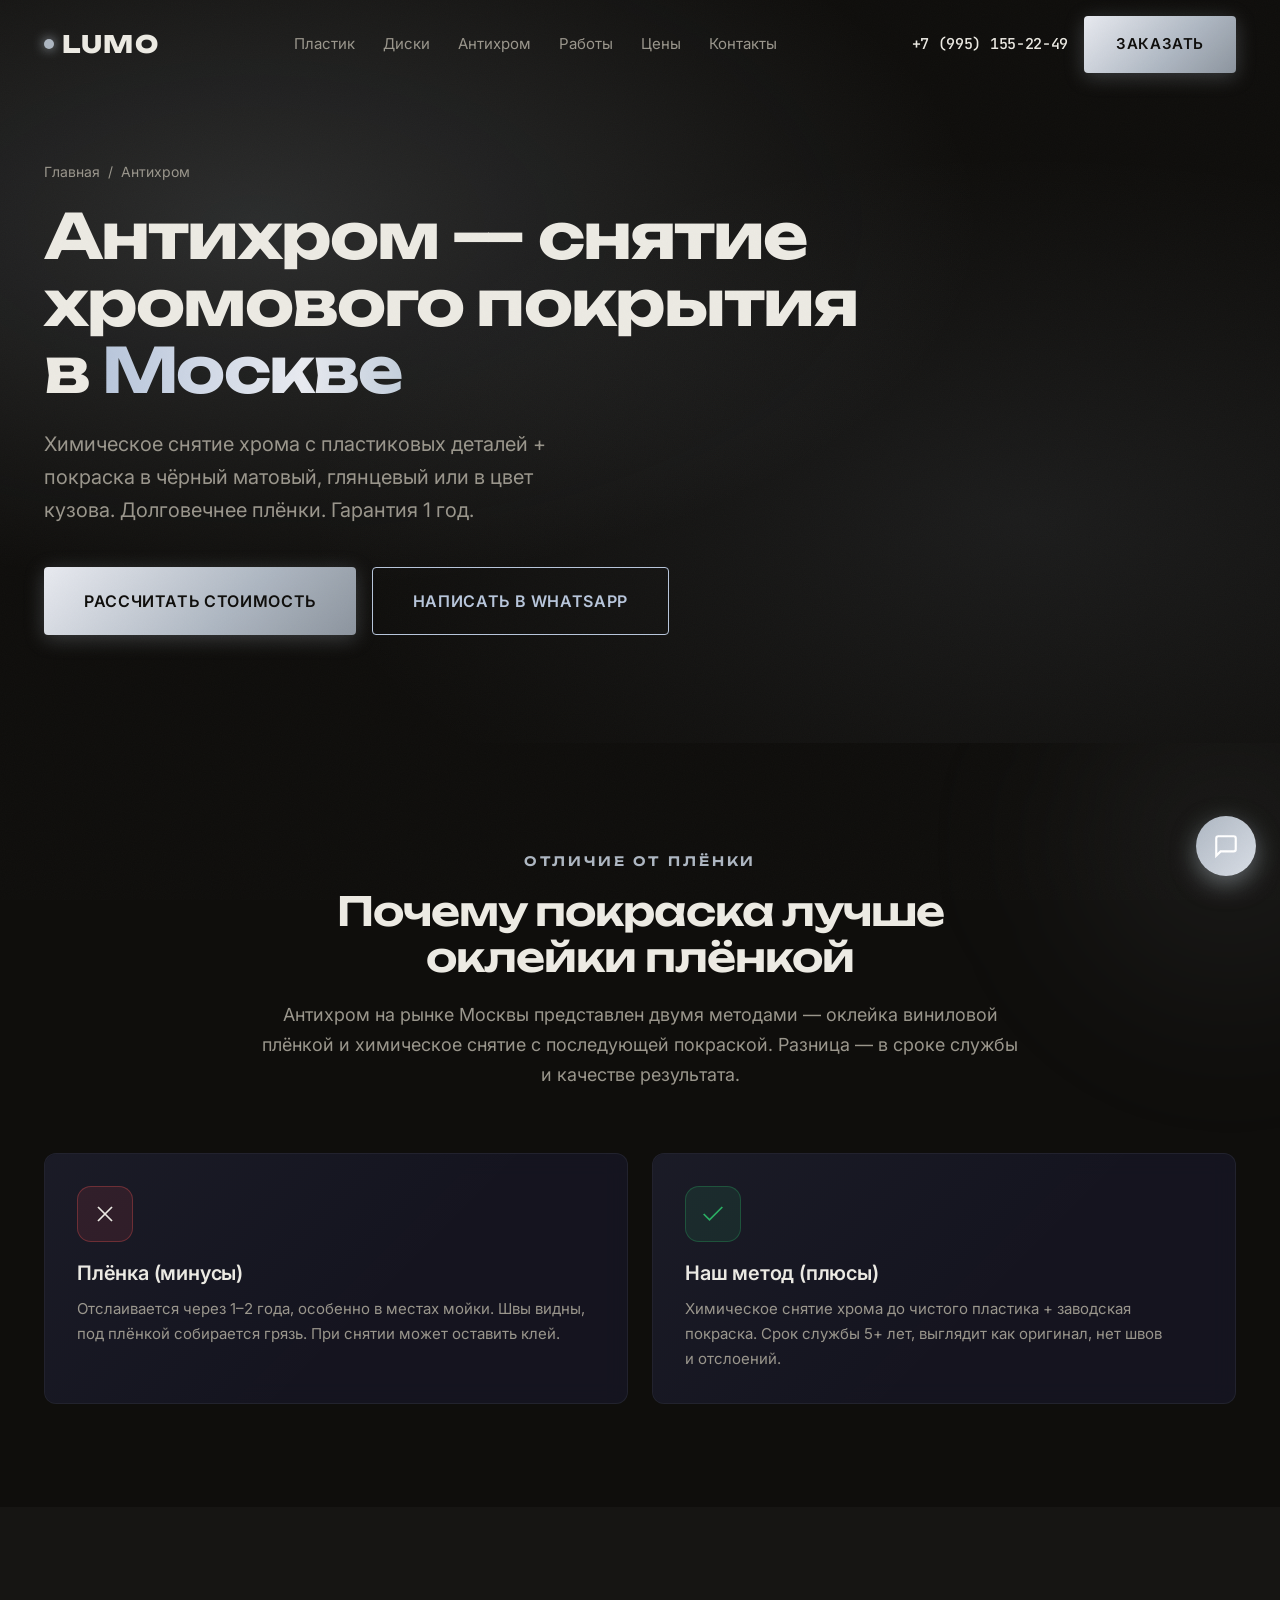
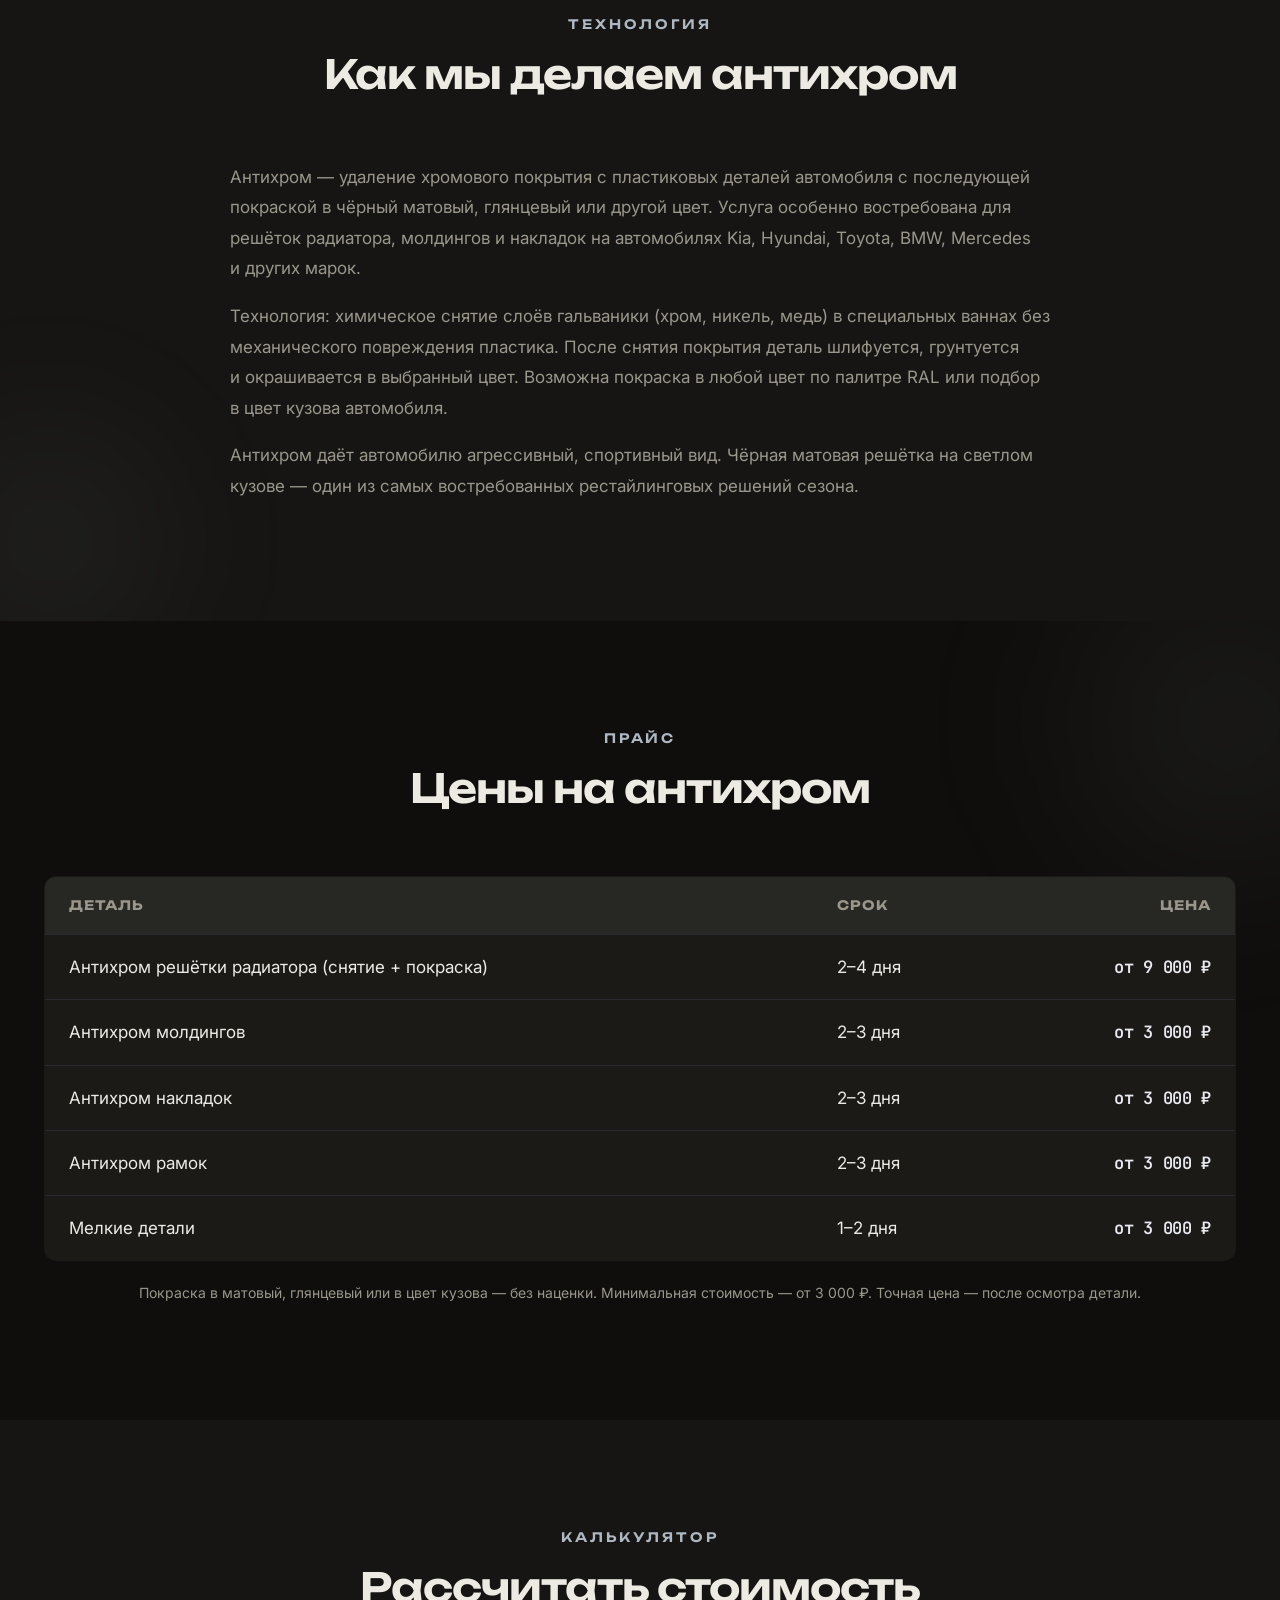
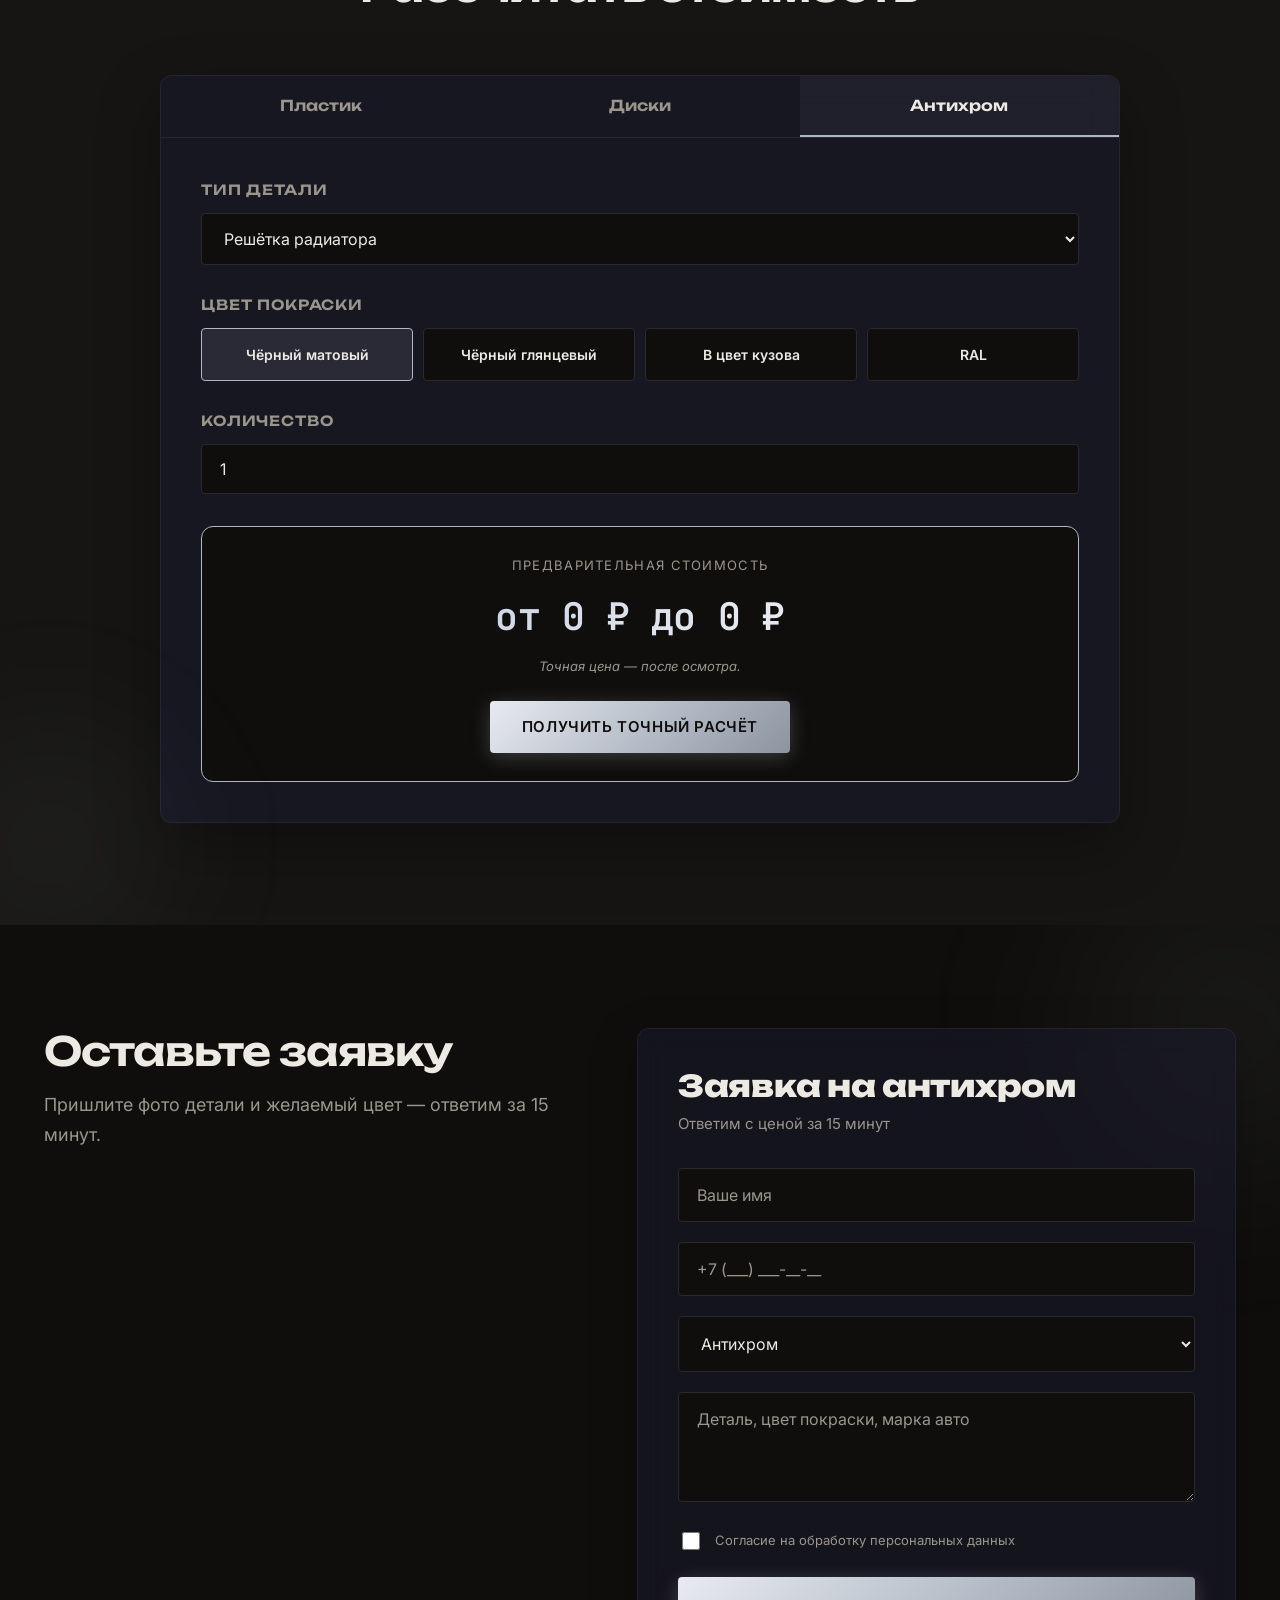
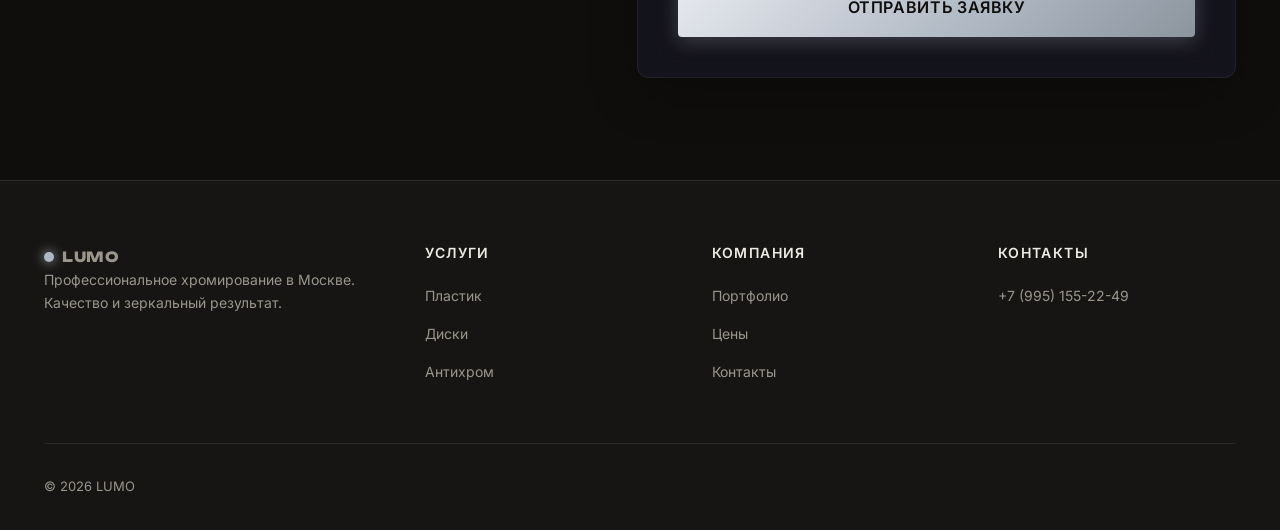
<file: antihrom/index.html>
<!doctype html>
<html lang="ru">
<head>
  <meta charset="utf-8">
  <meta name="viewport" content="width=device-width, initial-scale=1">
  <meta name="theme-color" content="#0F0E0C">

  <title>Антихром в Москве — снятие хрома с пластика | Решётки, молдинги от 3 000 ₽ | LUMO</title>
  <meta name="description" content="Антихром решётки радиатора, молдингов, накладок в Москве и МО. Снятие хрома + покраска в чёрный матовый/глянцевый. Цена от 3 000 ₽. Срок 2–4 дня. Долговечнее плёнки.">
  <meta name="keywords" content="антихром Москва, антихром решётки радиатора, снятие хрома с пластика, антихром молдингов, покраска решётки чёрный матовый">
  <link rel="canonical" href="https://xn----7sbbfcqscungiichud1a5d.xn--p1ai/antihrom/">

  <meta property="og:type" content="website">
  <meta property="og:title" content="Антихром в Москве — от 3 000 ₽">
  <meta property="og:description" content="Химическое снятие хрома + покраска. Долговечнее плёнки. Срок 2–4 дня.">
  <meta property="og:url" content="https://xn----7sbbfcqscungiichud1a5d.xn--p1ai/antihrom/">
  <meta property="og:image" content="https://xn----7sbbfcqscungiichud1a5d.xn--p1ai/images/portfolio/discs-4.jpg">

  <link rel="preconnect" href="https://fonts.googleapis.com">
  <link rel="preconnect" href="https://fonts.gstatic.com" crossorigin>
  <link href="https://fonts.googleapis.com/css2?family=Unbounded:wght@400;600;700;800&family=Inter:wght@400;500;600&family=JetBrains+Mono:wght@500;600&display=swap" rel="stylesheet">
  <link rel="icon" href="/favicon.svg" type="image/svg+xml">
  <link rel="stylesheet" href="/css/style.css">
  <link rel="stylesheet" href="/css/components.css">
  <link rel="stylesheet" href="/css/animations.css">

  <script type="application/ld+json">
  {
    "@context": "https://schema.org", "@type": "Service",
    "serviceType": "Антихром (снятие хромового покрытия)",
    "provider": {"@type": "LocalBusiness", "name": "LUMO"},
    "offers": {"@type": "Offer", "price": "3000", "priceCurrency": "RUB"}
  }
  </script>
</head>
<body>

<header class="header scrolled">
  <div class="container header__inner">
    <a href="/" class="logo"><span class="logo__dot"></span>LUMO</a>
    <nav class="nav">
      <a href="/hromirovanie-plastika/">Пластик</a>
      <a href="/hromirovanie-diskov/">Диски</a>
      <a href="/antihrom/">Антихром</a>
      <a href="/portfolio/">Работы</a>
      <a href="/ceny/">Цены</a>
      <a href="/kontakty/">Контакты</a>
    </nav>
    <div class="header__cta">
      <a href="tel:+79951552249" class="header__phone">+7 (995) 155-22-49</a>
      <a href="#lead-form" class="btn btn--primary">Заказать</a>
      <button class="burger" aria-label="Меню" aria-expanded="false"><span></span><span></span></button>
    </div>
  </div>
</header>

<section class="hero" style="min-height:auto;padding-top:160px;padding-bottom:60px;">
  <div class="container">
    <div class="reveal" style="max-width:860px;">
      <nav style="color:var(--text-secondary);font-size:14px;margin-bottom:20px;"><a href="/" style="color:var(--text-secondary);">Главная</a> &nbsp;/&nbsp; Антихром</nav>
      <h1>Антихром — снятие хромового покрытия в&nbsp;<span class="chrome-text">Москве</span></h1>
      <p class="hero__subtitle">Химическое снятие хрома с пластиковых деталей + покраска в чёрный матовый, глянцевый или в цвет кузова. Долговечнее плёнки. Гарантия 1 год.</p>
      <div class="hero__cta">
        <a href="#calculator" class="btn btn--primary btn--lg">Рассчитать стоимость</a>
        <a href="https://wa.me/79951552249" class="btn btn--secondary btn--lg">Написать в WhatsApp</a>
      </div>
    </div>
  </div>
</section>

<section>
  <div class="container">
    <div class="section-head reveal">
      <span class="eyebrow">Отличие от плёнки</span>
      <h2>Почему покраска лучше оклейки плёнкой</h2>
      <p>Антихром на рынке Москвы представлен двумя методами — оклейка виниловой плёнкой и химическое снятие с последующей покраской. Разница — в сроке службы и качестве результата.</p>
    </div>
    <div class="grid-2" style="display:grid;grid-template-columns:repeat(2,1fr);gap:24px;">
      <div class="utp-card reveal">
        <div class="utp-card__icon" style="background:rgba(255,80,80,0.1);border-color:rgba(255,80,80,0.3);"><svg width="28" height="28" viewBox="0 0 24 24" fill="none" stroke="currentColor" stroke-width="1.5"><line x1="18" y1="6" x2="6" y2="18"/><line x1="6" y1="6" x2="18" y2="18"/></svg></div>
        <h3>Плёнка (минусы)</h3>
        <p>Отслаивается через 1–2 года, особенно в местах мойки. Швы видны, под плёнкой собирается грязь. При снятии может оставить клей.</p>
      </div>
      <div class="utp-card reveal" data-delay="1">
        <div class="utp-card__icon" style="background:rgba(39,174,96,0.12);border-color:rgba(39,174,96,0.3);color:var(--success);"><svg width="28" height="28" viewBox="0 0 24 24" fill="none" stroke="currentColor" stroke-width="1.5"><polyline points="20 6 9 17 4 12"/></svg></div>
        <h3>Наш метод (плюсы)</h3>
        <p>Химическое снятие хрома до чистого пластика + заводская покраска. Срок службы 5+ лет, выглядит как оригинал, нет швов и отслоений.</p>
      </div>
    </div>
  </div>
</section>

<section style="background:var(--bg-secondary);">
  <div class="container">
    <div class="section-head reveal">
      <span class="eyebrow">Технология</span>
      <h2>Как мы делаем антихром</h2>
    </div>
    <div style="max-width:820px;margin:0 auto;color:var(--text-secondary);font-size:17px;line-height:1.8;">
      <p>Антихром — удаление хромового покрытия с пластиковых деталей автомобиля с последующей покраской в чёрный матовый, глянцевый или другой цвет. Услуга особенно востребована для решёток радиатора, молдингов и накладок на автомобилях Kia, Hyundai, Toyota, BMW, Mercedes и других марок.</p>
      <p>Технология: химическое снятие слоёв гальваники (хром, никель, медь) в специальных ваннах без механического повреждения пластика. После снятия покрытия деталь шлифуется, грунтуется и окрашивается в выбранный цвет. Возможна покраска в любой цвет по палитре RAL или подбор в цвет кузова автомобиля.</p>
      <p>Антихром даёт автомобилю агрессивный, спортивный вид. Чёрная матовая решётка на светлом кузове — один из самых востребованных рестайлинговых решений сезона.</p>
    </div>
  </div>
</section>

<section>
  <div class="container">
    <div class="section-head reveal">
      <span class="eyebrow">Прайс</span>
      <h2>Цены на антихром</h2>
    </div>
    <div class="table-wrap reveal"><table class="price-table">
      <thead><tr><th>Деталь</th><th>Срок</th><th style="text-align:right;">Цена</th></tr></thead>
      <tbody>
        <tr><td>Антихром решётки радиатора (снятие + покраска)</td><td>2–4 дня</td><td class="price" style="text-align:right;">от 9 000 ₽</td></tr>
        <tr><td>Антихром молдингов</td><td>2–3 дня</td><td class="price" style="text-align:right;">от 3 000 ₽</td></tr>
        <tr><td>Антихром накладок</td><td>2–3 дня</td><td class="price" style="text-align:right;">от 3 000 ₽</td></tr>
        <tr><td>Антихром рамок</td><td>2–3 дня</td><td class="price" style="text-align:right;">от 3 000 ₽</td></tr>
        <tr><td>Мелкие детали</td><td>1–2 дня</td><td class="price" style="text-align:right;">от 3 000 ₽</td></tr>
      </tbody>
    </table></div>
    <p style="text-align:center;color:var(--text-secondary);margin-top:20px;font-size:14px;">Покраска в матовый, глянцевый или в цвет кузова — без наценки. Минимальная стоимость — от 3 000 ₽. Точная цена — после осмотра детали.</p>
  </div>
</section>

<section id="calculator" style="background:var(--bg-secondary);">
  <div class="container">
    <div class="section-head reveal">
      <span class="eyebrow">Калькулятор</span>
      <h2>Рассчитать стоимость</h2>
    </div>
    <div class="calculator reveal">
      <div class="calculator__tabs"><button class="calculator__tab" data-tab="plastic">Пластик</button><button class="calculator__tab" data-tab="discs">Диски</button><button class="calculator__tab active" data-tab="antichrome">Антихром</button></div>
      <div class="calculator__body">
        <div class="calculator__panel" data-tab="plastic">
          <div class="calc-field"><label>Тип</label><select name="p-type"><option value="grill">Решётка</option></select></div>
          <div class="calc-field"><label>Размер</label><div class="calc-options"><label><input type="radio" name="p-size" value="medium" checked><span>Средняя</span></label></div></div>
          <div class="calc-field"><label>Количество</label><input type="number" name="p-qty" min="1" max="20" value="1"></div>
          <div class="calc-field"><label>Цвет</label><div class="calc-options"><label><input type="radio" name="p-color" value="silver" checked><span>Серебро</span></label></div></div>
        </div>
        <div class="calculator__panel" data-tab="discs">
          <div class="calc-field"><label>Диаметр</label><select name="d-dia"><option selected>R17</option></select></div>
          <div class="calc-field"><label>Тип</label><div class="calc-options"><label><input type="radio" name="d-type" value="cast" checked><span>Литой</span></label></div></div>
          <div class="calc-field"><label>Количество</label><div class="calc-options"><label><input type="radio" name="d-qty" value="1" checked><span>1</span></label></div></div>
        </div>
        <div class="calculator__panel active" data-tab="antichrome">
          <div class="calc-field"><label>Тип детали</label><select name="a-type"><option value="grill">Решётка радиатора</option><option value="molding">Молдинги</option><option value="overlay">Накладки</option><option value="frame">Рамки</option><option value="other">Другое</option></select></div>
          <div class="calc-field"><label>Цвет покраски</label><div class="calc-options"><label><input type="radio" name="a-paint" value="matte" checked><span>Чёрный матовый</span></label><label><input type="radio" name="a-paint" value="gloss"><span>Чёрный глянцевый</span></label><label><input type="radio" name="a-paint" value="body"><span>В цвет кузова</span></label><label><input type="radio" name="a-paint" value="ral"><span>RAL</span></label></div></div>
          <div class="calc-field"><label>Количество</label><input type="number" name="a-qty" min="1" max="20" value="1"></div>
        </div>
        <div class="calc-result">
          <div class="calc-result__label">Предварительная стоимость</div>
          <div class="calc-result__price">от <span>0 ₽</span> до <span>0 ₽</span></div>
          <div class="calc-result__note">Точная цена — после осмотра.</div>
          <button type="button" class="btn btn--primary calc-result__cta">Получить точный расчёт</button>
        </div>
      </div>
    </div>
  </div>
</section>

<section id="contact">
  <div class="container">
    <div class="contact">
      <div class="contact__info reveal">
        <h2>Оставьте заявку</h2>
        <p>Пришлите фото детали и желаемый цвет — ответим за 15 минут.</p>
      </div>
      <form class="form reveal" id="lead-form" data-lead>
        <div class="form__fields">
          <h3 class="form__title">Заявка на антихром</h3>
          <p class="form__subtitle">Ответим с ценой за 15 минут</p>
          <div class="form-field"><input type="text" name="name" placeholder="Ваше имя" required></div>
          <div class="form-field"><input type="tel" name="phone" placeholder="+7 (___) ___-__-__" required></div>
          <div class="form-field"><select name="service"><option>Антихром</option></select></div>
          <div class="form-field"><textarea name="comment" placeholder="Деталь, цвет покраски, марка авто"></textarea></div>
          <label class="form-agree"><input type="checkbox" required><span>Согласие на обработку персональных данных</span></label>
          <button type="submit" class="btn btn--primary btn--block btn--lg">Отправить заявку</button>
        </div>
        <div class="form__success"><h3>Заявка принята!</h3><p>Свяжемся в течение 15 минут.</p></div>
      </form>
    </div>
  </div>
</section>

<footer class="footer">
  <div class="container">
    <div class="footer__grid">
      <div><a href="/" class="logo"><span class="logo__dot"></span>LUMO</a><p>Профессиональное хромирование в Москве. Качество и зеркальный результат.</p></div>
      <div><h4>Услуги</h4><ul><li><a href="/hromirovanie-plastika/">Пластик</a></li><li><a href="/hromirovanie-diskov/">Диски</a></li><li><a href="/antihrom/">Антихром</a></li></ul></div>
      <div><h4>Компания</h4><ul><li><a href="/portfolio/">Портфолио</a></li><li><a href="/ceny/">Цены</a></li><li><a href="/kontakty/">Контакты</a></li></ul></div>
      <div><h4>Контакты</h4><ul><li><a href="tel:+79951552249">+7 (995) 155-22-49</a></li></ul></div>
    </div>
    <div class="footer__bottom"><div>© <span data-year>2026</span> LUMO</div></div>
  </div>
</footer>

<div class="messenger">
  <div class="messenger__menu">
    <a class="messenger__btn messenger__btn--wa" href="https://wa.me/79951552249" target="_blank" rel="noopener">WhatsApp</a>
    <a class="messenger__btn messenger__btn--tg" href="https://t.me/Panin_danil" target="_blank" rel="noopener">Telegram</a>
  </div>
  <button class="messenger__toggle" aria-label="Написать"><svg width="26" height="26" viewBox="0 0 24 24" fill="none" stroke="currentColor" stroke-width="2"><path d="M21 15a2 2 0 01-2 2H7l-4 4V5a2 2 0 012-2h14a2 2 0 012 2z"/></svg></button>
</div>

<script src="/js/analytics.js" defer></script>
<script src="/js/main.js" defer></script>
<script src="/js/calculator.js" defer></script>
</body>
</html>
</file>
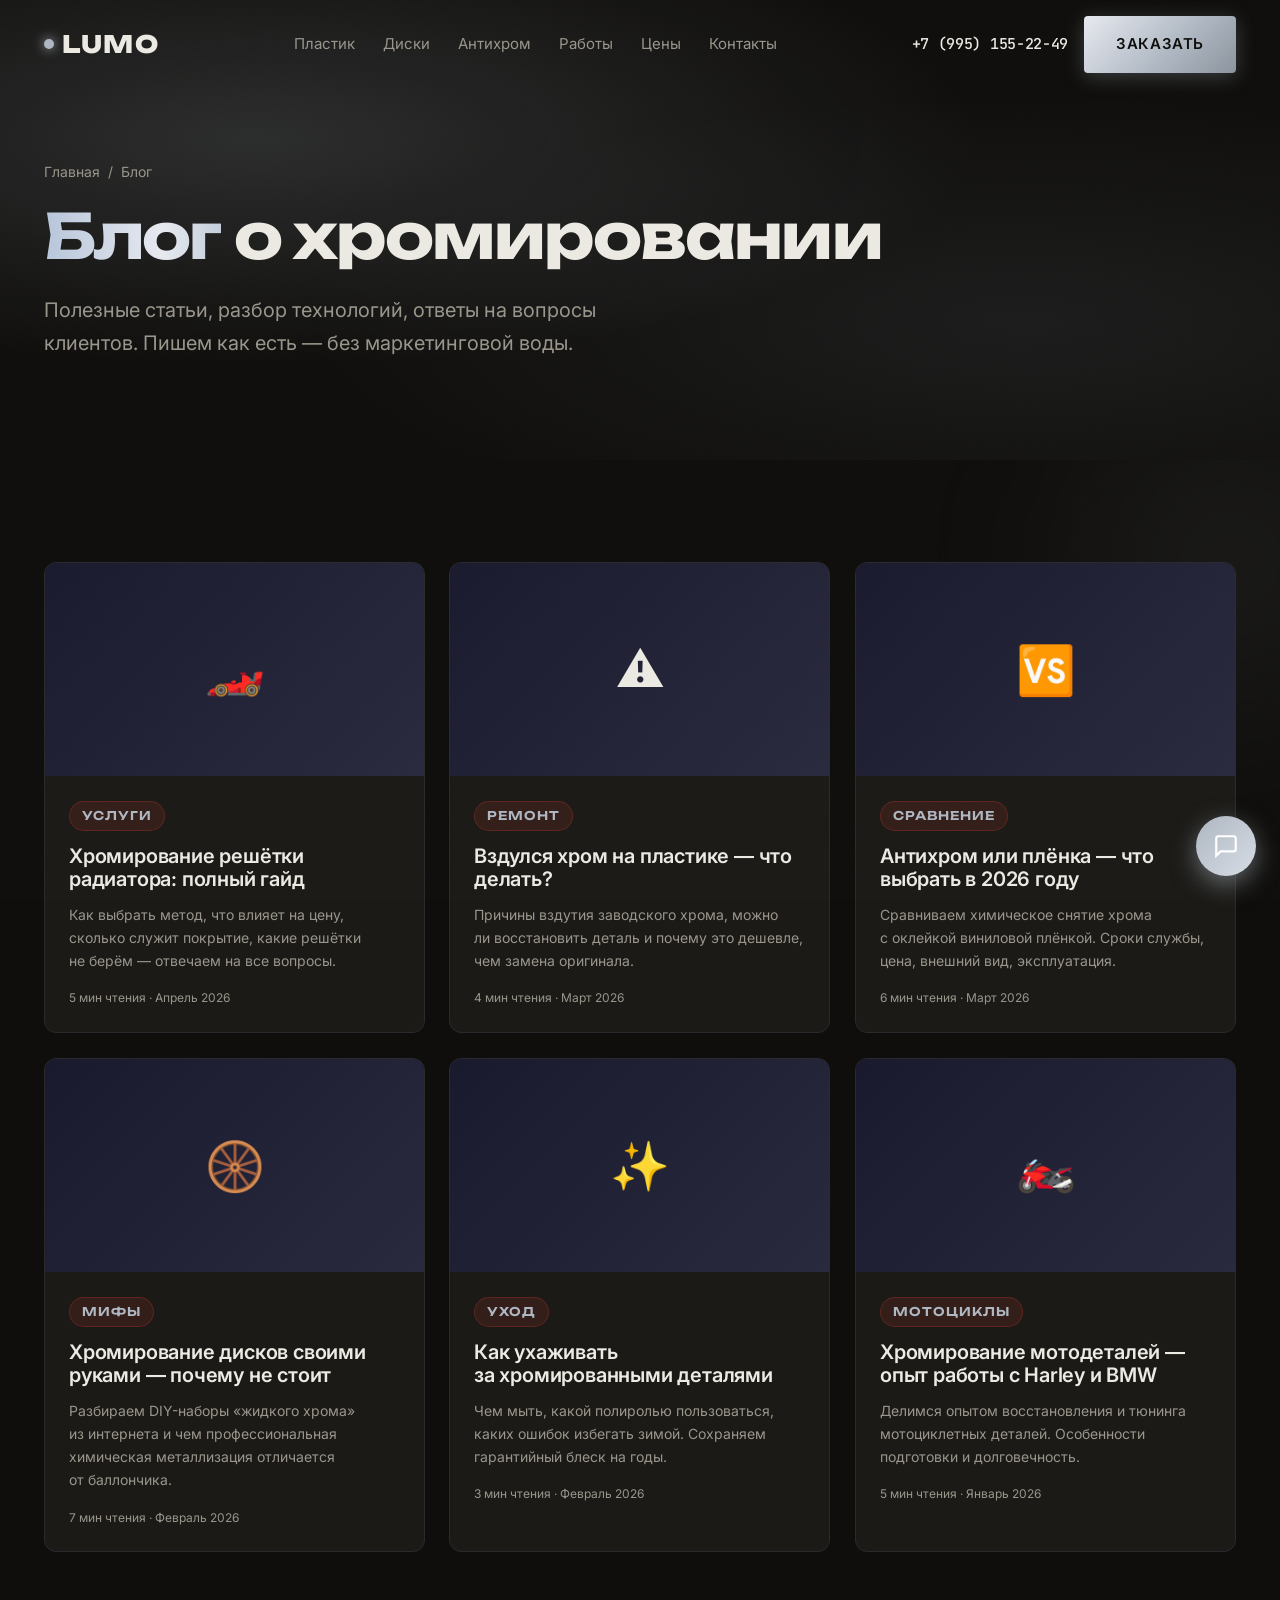
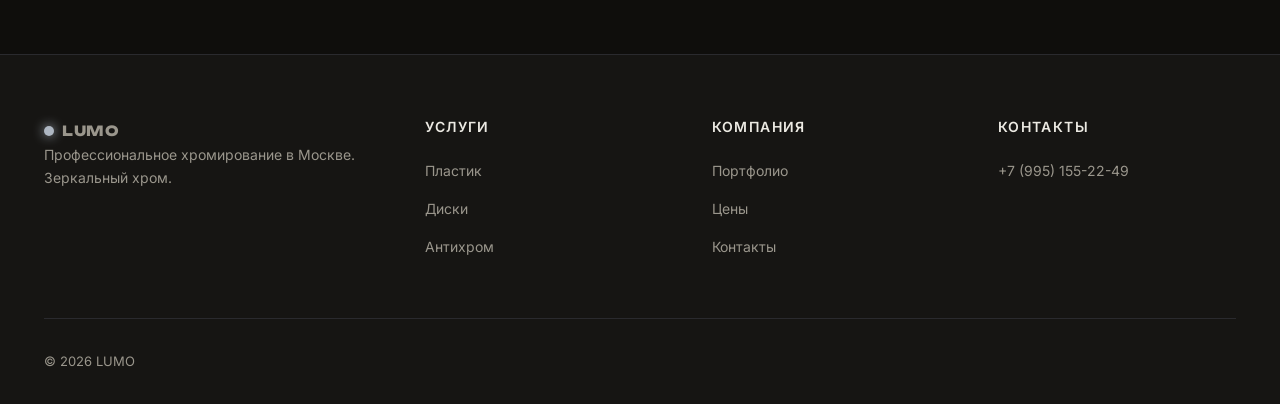
<file: blog/index.html>
<!doctype html>
<html lang="ru">
<head>
  <meta charset="utf-8">
  <meta name="viewport" content="width=device-width, initial-scale=1">
  <meta name="theme-color" content="#0F0E0C">
  <title>Блог о хромировании — статьи, советы, гид по выбору | LUMO</title>
  <meta name="description" content="Статьи о хромировании пластика, дисков, антихроме. Советы по уходу, ответы на частые вопросы, сравнения технологий. Блог мастерской LUMO в Москве.">
  <link rel="canonical" href="https://xn----7sbbfcqscungiichud1a5d.xn--p1ai/blog/">
  <link rel="preconnect" href="https://fonts.googleapis.com">
  <link rel="preconnect" href="https://fonts.gstatic.com" crossorigin>
  <link href="https://fonts.googleapis.com/css2?family=Unbounded:wght@400;600;700;800&family=Inter:wght@400;500;600&family=JetBrains+Mono:wght@500;600&display=swap" rel="stylesheet">
  <link rel="icon" href="/favicon.svg" type="image/svg+xml">
  <link rel="stylesheet" href="/css/style.css">
  <link rel="stylesheet" href="/css/components.css">
  <link rel="stylesheet" href="/css/animations.css">
  <style>
    .blog-card { display: block; background: var(--bg-card); border: 1px solid var(--border); border-radius: var(--radius); overflow: hidden; transition: var(--transition); }
    .blog-card:hover { border-color: var(--accent); transform: translateY(-4px); }
    .blog-card__cover { aspect-ratio: 16/9; background: linear-gradient(135deg, #1a1a2e, #2a2a3e); display: flex; align-items: center; justify-content: center; font-size: 48px; }
    .blog-card__body { padding: 24px; }
    .blog-card__tag { display: inline-block; padding: 4px 12px; background: rgba(192,57,43,0.15); border: 1px solid rgba(192,57,43,0.3); border-radius: 50px; color: var(--accent); font-size: 12px; font-family: var(--font-head); font-weight: 600; text-transform: uppercase; letter-spacing: 0.08em; margin-bottom: 14px; }
    .blog-card h3 { font-size: 20px; margin-bottom: 12px; }
    .blog-card p { color: var(--text-secondary); font-size: 14px; margin-bottom: 16px; }
    .blog-card__meta { color: var(--text-secondary); font-size: 12px; }
  </style>
</head>
<body>

<header class="header scrolled">
  <div class="container header__inner">
    <a href="/" class="logo"><span class="logo__dot"></span>LUMO</a>
    <nav class="nav">
      <a href="/hromirovanie-plastika/">Пластик</a><a href="/hromirovanie-diskov/">Диски</a><a href="/antihrom/">Антихром</a><a href="/portfolio/">Работы</a><a href="/ceny/">Цены</a><a href="/kontakty/">Контакты</a>
    </nav>
    <div class="header__cta">
      <a href="tel:+79951552249" class="header__phone">+7 (995) 155-22-49</a>
      <a href="/#lead-form" class="btn btn--primary">Заказать</a>
      <button class="burger" aria-label="Меню" aria-expanded="false"><span></span><span></span></button>
    </div>
  </div>
</header>

<section class="hero" style="min-height:auto;padding-top:160px;padding-bottom:60px;">
  <div class="container">
    <div class="reveal" style="max-width:860px;">
      <nav style="color:var(--text-secondary);font-size:14px;margin-bottom:20px;"><a href="/" style="color:var(--text-secondary);">Главная</a> &nbsp;/&nbsp; Блог</nav>
      <h1><span class="chrome-text">Блог</span> о хромировании</h1>
      <p class="hero__subtitle">Полезные статьи, разбор технологий, ответы на вопросы клиентов. Пишем как есть — без маркетинговой воды.</p>
    </div>
  </div>
</section>

<section>
  <div class="container">
    <div class="services__grid">
      <a href="/blog/hromirovanie-reshetki/" class="blog-card reveal">
        <div class="blog-card__cover">🏎️</div>
        <div class="blog-card__body">
          <span class="blog-card__tag">Услуги</span>
          <h3>Хромирование решётки радиатора: полный гайд</h3>
          <p>Как выбрать метод, что влияет на цену, сколько служит покрытие, какие решётки не берём — отвечаем на все вопросы.</p>
          <div class="blog-card__meta">5 мин чтения · Апрель 2026</div>
        </div>
      </a>
      <a href="/blog/vzdutie-hroma/" class="blog-card reveal" data-delay="1">
        <div class="blog-card__cover">⚠️</div>
        <div class="blog-card__body">
          <span class="blog-card__tag">Ремонт</span>
          <h3>Вздулся хром на пластике — что делать?</h3>
          <p>Причины вздутия заводского хрома, можно ли восстановить деталь и почему это дешевле, чем замена оригинала.</p>
          <div class="blog-card__meta">4 мин чтения · Март 2026</div>
        </div>
      </a>
      <a href="/blog/antihrom-ili-plenka/" class="blog-card reveal" data-delay="2">
        <div class="blog-card__cover">🆚</div>
        <div class="blog-card__body">
          <span class="blog-card__tag">Сравнение</span>
          <h3>Антихром или плёнка — что выбрать в 2026 году</h3>
          <p>Сравниваем химическое снятие хрома с оклейкой виниловой плёнкой. Сроки службы, цена, внешний вид, эксплуатация.</p>
          <div class="blog-card__meta">6 мин чтения · Март 2026</div>
        </div>
      </a>
      <a href="/blog/hromirovanie-diskov-svoimi-rukami/" class="blog-card reveal">
        <div class="blog-card__cover">🛞</div>
        <div class="blog-card__body">
          <span class="blog-card__tag">Мифы</span>
          <h3>Хромирование дисков своими руками — почему не стоит</h3>
          <p>Разбираем DIY-наборы «жидкого хрома» из интернета и чем профессиональная химическая металлизация отличается от баллончика.</p>
          <div class="blog-card__meta">7 мин чтения · Февраль 2026</div>
        </div>
      </a>
      <a href="/blog/kak-uhazhivat-za-hromom/" class="blog-card reveal" data-delay="1">
        <div class="blog-card__cover">✨</div>
        <div class="blog-card__body">
          <span class="blog-card__tag">Уход</span>
          <h3>Как ухаживать за хромированными деталями</h3>
          <p>Чем мыть, какой полиролью пользоваться, каких ошибок избегать зимой. Сохраняем гарантийный блеск на годы.</p>
          <div class="blog-card__meta">3 мин чтения · Февраль 2026</div>
        </div>
      </a>
      <a href="/blog/hromirovanie-moto/" class="blog-card reveal" data-delay="2">
        <div class="blog-card__cover">🏍️</div>
        <div class="blog-card__body">
          <span class="blog-card__tag">Мотоциклы</span>
          <h3>Хромирование мотодеталей — опыт работы с Harley и BMW</h3>
          <p>Делимся опытом восстановления и тюнинга мотоциклетных деталей. Особенности подготовки и долговечность.</p>
          <div class="blog-card__meta">5 мин чтения · Январь 2026</div>
        </div>
      </a>
    </div>
  </div>
</section>

<footer class="footer">
  <div class="container">
    <div class="footer__grid">
      <div><a href="/" class="logo"><span class="logo__dot"></span>LUMO</a><p>Профессиональное хромирование в Москве. Зеркальный хром.</p></div>
      <div><h4>Услуги</h4><ul><li><a href="/hromirovanie-plastika/">Пластик</a></li><li><a href="/hromirovanie-diskov/">Диски</a></li><li><a href="/antihrom/">Антихром</a></li></ul></div>
      <div><h4>Компания</h4><ul><li><a href="/portfolio/">Портфолио</a></li><li><a href="/ceny/">Цены</a></li><li><a href="/kontakty/">Контакты</a></li></ul></div>
      <div><h4>Контакты</h4><ul><li><a href="tel:+79951552249">+7 (995) 155-22-49</a></li></ul></div>
    </div>
    <div class="footer__bottom"><div>© <span data-year>2026</span> LUMO</div></div>
  </div>
</footer>

<div class="messenger">
  <div class="messenger__menu">
    <a class="messenger__btn messenger__btn--wa" href="https://wa.me/79951552249" target="_blank" rel="noopener">WhatsApp</a>
    <a class="messenger__btn messenger__btn--tg" href="https://t.me/Panin_danil" target="_blank" rel="noopener">Telegram</a>
  </div>
  <button class="messenger__toggle" aria-label="Написать"><svg width="26" height="26" viewBox="0 0 24 24" fill="none" stroke="currentColor" stroke-width="2"><path d="M21 15a2 2 0 01-2 2H7l-4 4V5a2 2 0 012-2h14a2 2 0 012 2z"/></svg></button>
</div>

<script src="/js/analytics.js" defer></script>
<script src="/js/main.js" defer></script>
</body>
</html>
</file>
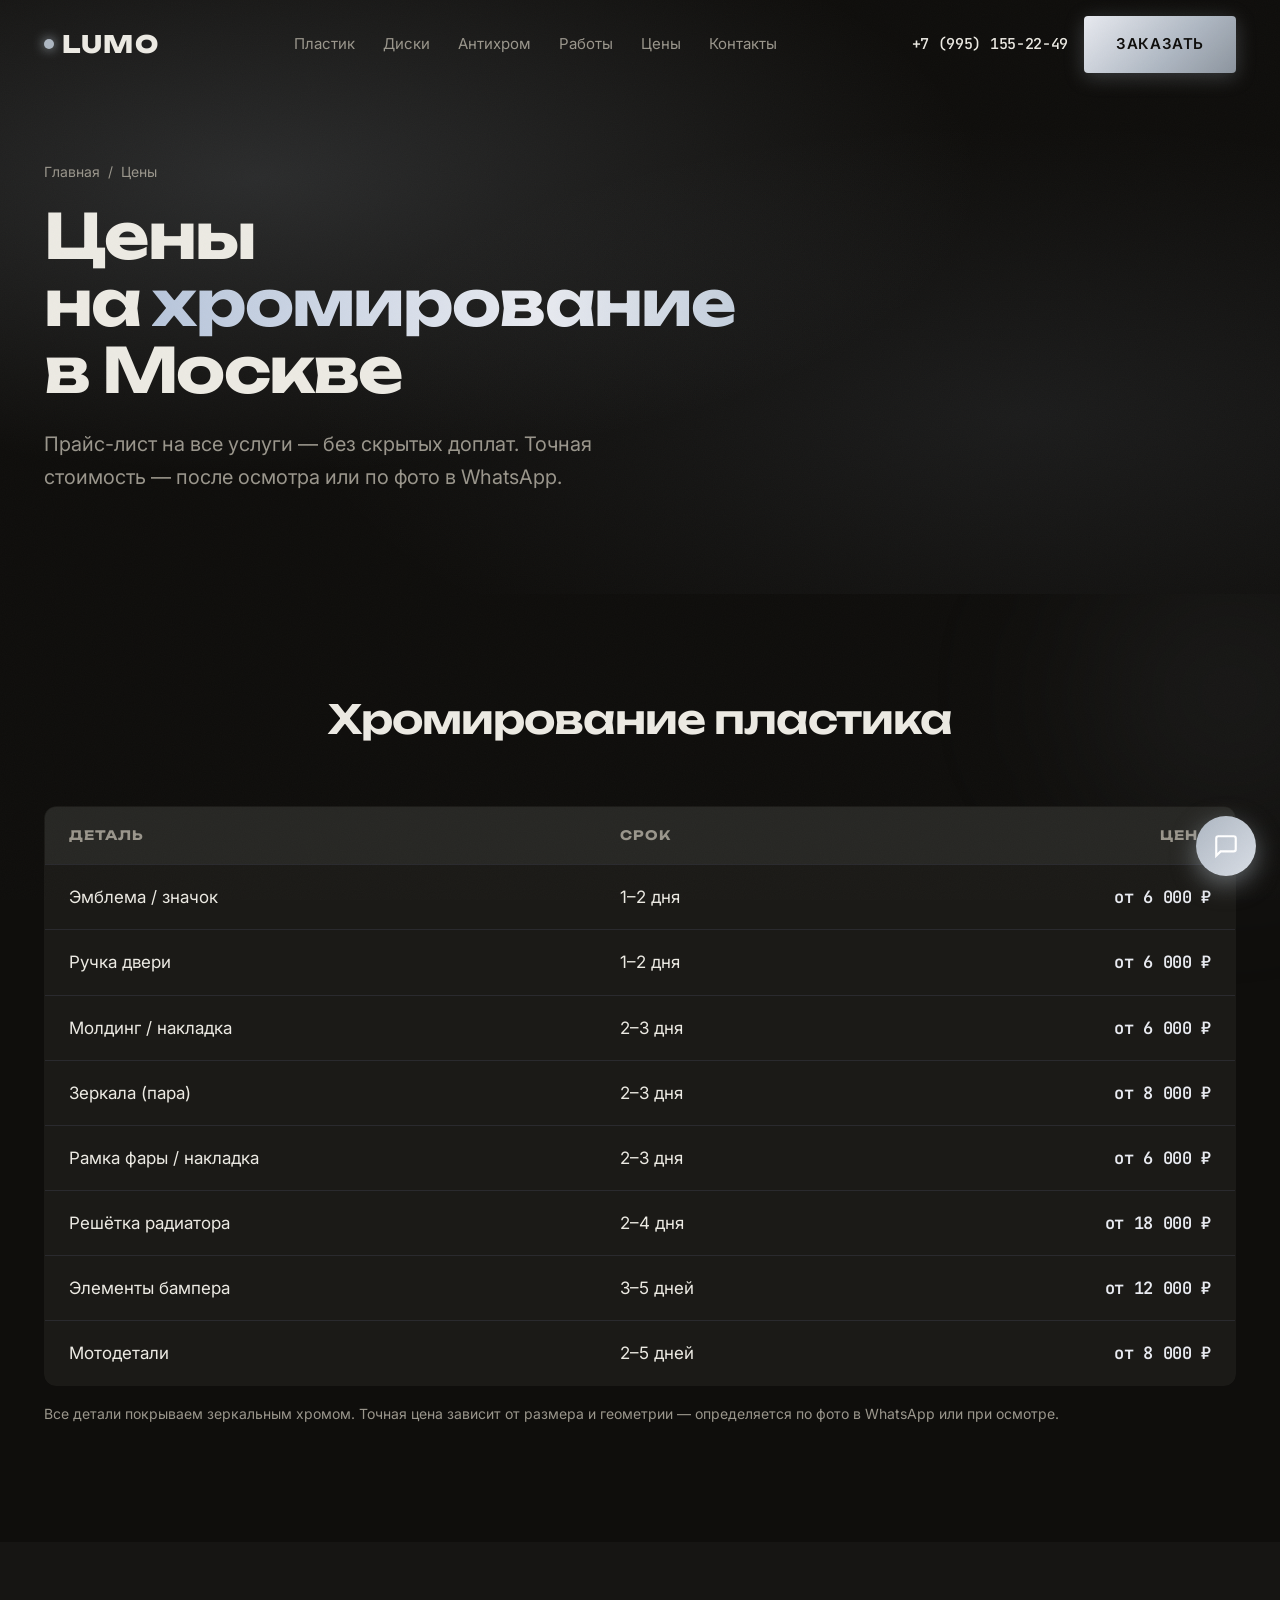
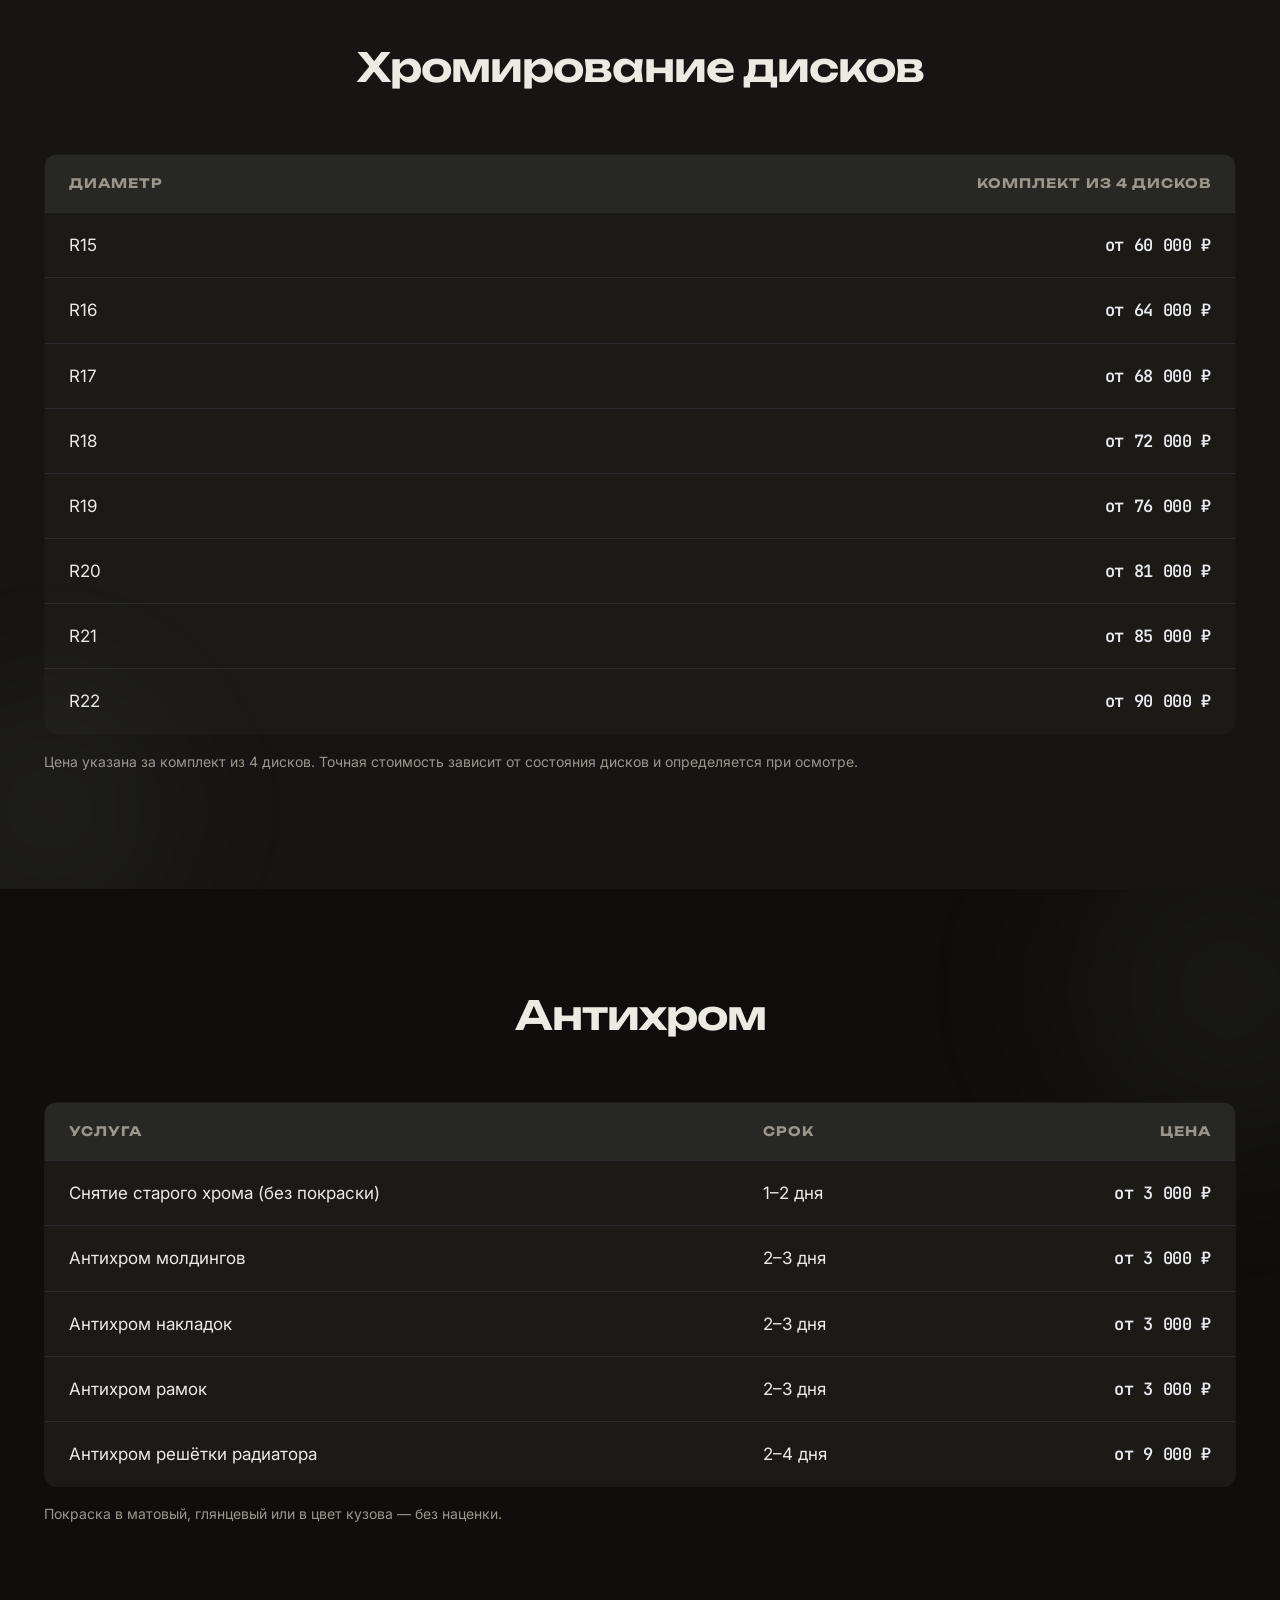
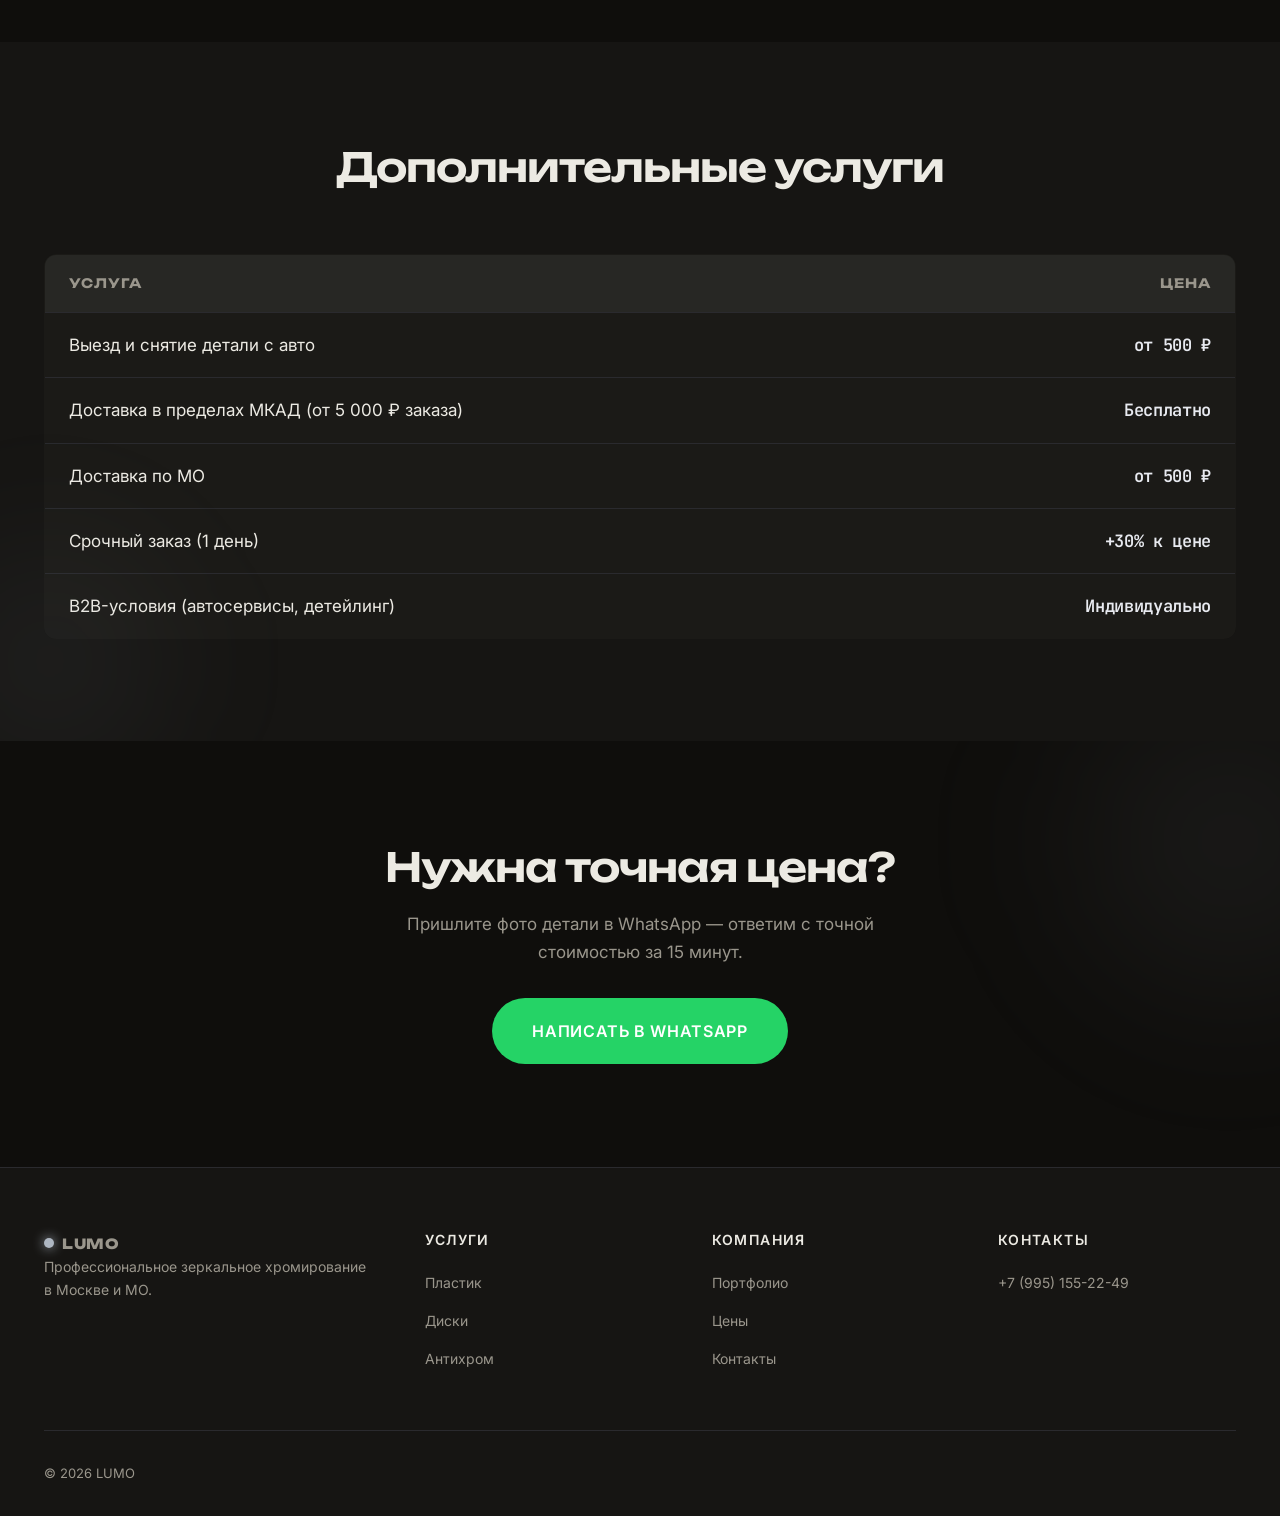
<file: ceny/index.html>
<!doctype html>
<html lang="ru">
<head>
  <meta charset="utf-8">
  <meta name="viewport" content="width=device-width, initial-scale=1">
  <meta name="theme-color" content="#0F0E0C">
  <title>Цены на хромирование в Москве — прайс-лист | LUMO</title>
  <meta name="description" content="Прайс-лист на зеркальное хромирование пластика, дисков и антихром в Москве. Цены от 6 000 ₽. Без скрытых доплат. Гарантия 1 год.">
  <link rel="canonical" href="https://xn----7sbbfcqscungiichud1a5d.xn--p1ai/ceny/">
  <link rel="preconnect" href="https://fonts.googleapis.com">
  <link rel="preconnect" href="https://fonts.gstatic.com" crossorigin>
  <link href="https://fonts.googleapis.com/css2?family=Unbounded:wght@400;600;700;800&family=Inter:wght@400;500;600&family=JetBrains+Mono:wght@500;600&display=swap" rel="stylesheet">
  <link rel="icon" href="/favicon.svg" type="image/svg+xml">
  <link rel="stylesheet" href="/css/style.css">
  <link rel="stylesheet" href="/css/components.css">
  <link rel="stylesheet" href="/css/animations.css">
</head>
<body>

<header class="header scrolled">
  <div class="container header__inner">
    <a href="/" class="logo"><span class="logo__dot"></span>LUMO</a>
    <nav class="nav">
      <a href="/hromirovanie-plastika/">Пластик</a><a href="/hromirovanie-diskov/">Диски</a><a href="/antihrom/">Антихром</a><a href="/portfolio/">Работы</a><a href="/ceny/">Цены</a><a href="/kontakty/">Контакты</a>
    </nav>
    <div class="header__cta">
      <a href="tel:+79951552249" class="header__phone">+7 (995) 155-22-49</a>
      <a href="/#lead-form" class="btn btn--primary">Заказать</a>
      <button class="burger" aria-label="Меню" aria-expanded="false"><span></span><span></span></button>
    </div>
  </div>
</header>

<section class="hero" style="min-height:auto;padding-top:160px;padding-bottom:60px;">
  <div class="container">
    <div class="reveal" style="max-width:860px;">
      <nav style="color:var(--text-secondary);font-size:14px;margin-bottom:20px;"><a href="/" style="color:var(--text-secondary);">Главная</a> &nbsp;/&nbsp; Цены</nav>
      <h1>Цены на <span class="chrome-text">хромирование</span> в Москве</h1>
      <p class="hero__subtitle">Прайс-лист на все услуги — без скрытых доплат. Точная стоимость — после осмотра или по фото в WhatsApp.</p>
    </div>
  </div>
</section>

<section>
  <div class="container">
    <div class="section-head reveal">
      <h2>Хромирование пластика</h2>
    </div>
    <div class="table-wrap reveal"><table class="price-table">
      <thead><tr><th>Деталь</th><th>Срок</th><th style="text-align:right;">Цена</th></tr></thead>
      <tbody>
        <tr><td>Эмблема / значок</td><td>1–2 дня</td><td class="price" style="text-align:right;">от 6 000 ₽</td></tr>
        <tr><td>Ручка двери</td><td>1–2 дня</td><td class="price" style="text-align:right;">от 6 000 ₽</td></tr>
        <tr><td>Молдинг / накладка</td><td>2–3 дня</td><td class="price" style="text-align:right;">от 6 000 ₽</td></tr>
        <tr><td>Зеркала (пара)</td><td>2–3 дня</td><td class="price" style="text-align:right;">от 8 000 ₽</td></tr>
        <tr><td>Рамка фары / накладка</td><td>2–3 дня</td><td class="price" style="text-align:right;">от 6 000 ₽</td></tr>
        <tr><td>Решётка радиатора</td><td>2–4 дня</td><td class="price" style="text-align:right;">от 18 000 ₽</td></tr>
        <tr><td>Элементы бампера</td><td>3–5 дней</td><td class="price" style="text-align:right;">от 12 000 ₽</td></tr>
        <tr><td>Мотодетали</td><td>2–5 дней</td><td class="price" style="text-align:right;">от 8 000 ₽</td></tr>
      </tbody>
    </table></div>
    <p style="color:var(--text-secondary);margin-top:16px;font-size:14px;">Все детали покрываем зеркальным хромом. Точная цена зависит от размера и геометрии — определяется по фото в WhatsApp или при осмотре.</p>
  </div>
</section>

<section style="background:var(--bg-secondary);">
  <div class="container">
    <div class="section-head reveal">
      <h2>Хромирование дисков</h2>
    </div>
    <div class="table-wrap reveal"><table class="price-table">
      <thead><tr><th>Диаметр</th><th style="text-align:right;">Комплект из 4 дисков</th></tr></thead>
      <tbody>
        <tr><td>R15</td><td class="price" style="text-align:right;">от 60 000 ₽</td></tr>
        <tr><td>R16</td><td class="price" style="text-align:right;">от 64 000 ₽</td></tr>
        <tr><td>R17</td><td class="price" style="text-align:right;">от 68 000 ₽</td></tr>
        <tr><td>R18</td><td class="price" style="text-align:right;">от 72 000 ₽</td></tr>
        <tr><td>R19</td><td class="price" style="text-align:right;">от 76 000 ₽</td></tr>
        <tr><td>R20</td><td class="price" style="text-align:right;">от 81 000 ₽</td></tr>
        <tr><td>R21</td><td class="price" style="text-align:right;">от 85 000 ₽</td></tr>
        <tr><td>R22</td><td class="price" style="text-align:right;">от 90 000 ₽</td></tr>
      </tbody>
    </table></div>
    <p style="color:var(--text-secondary);margin-top:16px;font-size:14px;">Цена указана за комплект из 4 дисков. Точная стоимость зависит от состояния дисков и определяется при осмотре.</p>
  </div>
</section>

<section>
  <div class="container">
    <div class="section-head reveal">
      <h2>Антихром</h2>
    </div>
    <div class="table-wrap reveal"><table class="price-table">
      <thead><tr><th>Услуга</th><th>Срок</th><th style="text-align:right;">Цена</th></tr></thead>
      <tbody>
        <tr><td>Снятие старого хрома (без покраски)</td><td>1–2 дня</td><td class="price" style="text-align:right;">от 3 000 ₽</td></tr>
        <tr><td>Антихром молдингов</td><td>2–3 дня</td><td class="price" style="text-align:right;">от 3 000 ₽</td></tr>
        <tr><td>Антихром накладок</td><td>2–3 дня</td><td class="price" style="text-align:right;">от 3 000 ₽</td></tr>
        <tr><td>Антихром рамок</td><td>2–3 дня</td><td class="price" style="text-align:right;">от 3 000 ₽</td></tr>
        <tr><td>Антихром решётки радиатора</td><td>2–4 дня</td><td class="price" style="text-align:right;">от 9 000 ₽</td></tr>
      </tbody>
    </table></div>
    <p style="color:var(--text-secondary);margin-top:16px;font-size:14px;">Покраска в матовый, глянцевый или в цвет кузова — без наценки.</p>
  </div>
</section>

<section style="background:var(--bg-secondary);">
  <div class="container">
    <div class="section-head reveal">
      <h2>Дополнительные услуги</h2>
    </div>
    <div class="table-wrap reveal"><table class="price-table">
      <thead><tr><th>Услуга</th><th style="text-align:right;">Цена</th></tr></thead>
      <tbody>
        <tr><td>Выезд и снятие детали с авто</td><td class="price" style="text-align:right;">от 500 ₽</td></tr>
        <tr><td>Доставка в пределах МКАД (от 5 000 ₽ заказа)</td><td class="price" style="text-align:right;">Бесплатно</td></tr>
        <tr><td>Доставка по МО</td><td class="price" style="text-align:right;">от 500 ₽</td></tr>
        <tr><td>Срочный заказ (1 день)</td><td class="price" style="text-align:right;">+30% к цене</td></tr>
        <tr><td>B2B-условия (автосервисы, детейлинг)</td><td class="price" style="text-align:right;">Индивидуально</td></tr>
      </tbody>
    </table></div>
  </div>
</section>

<section>
  <div class="container" style="text-align:center;">
    <div class="reveal">
      <h2>Нужна точная цена?</h2>
      <p style="color:var(--text-secondary);max-width:560px;margin:0 auto 32px;">Пришлите фото детали в WhatsApp — ответим с точной стоимостью за 15 минут.</p>
      <a href="https://wa.me/79951552249" class="btn btn--wa btn--lg">Написать в WhatsApp</a>
    </div>
  </div>
</section>

<footer class="footer">
  <div class="container">
    <div class="footer__grid">
      <div><a href="/" class="logo"><span class="logo__dot"></span>LUMO</a><p>Профессиональное зеркальное хромирование в Москве и МО.</p></div>
      <div><h4>Услуги</h4><ul><li><a href="/hromirovanie-plastika/">Пластик</a></li><li><a href="/hromirovanie-diskov/">Диски</a></li><li><a href="/antihrom/">Антихром</a></li></ul></div>
      <div><h4>Компания</h4><ul><li><a href="/portfolio/">Портфолио</a></li><li><a href="/ceny/">Цены</a></li><li><a href="/kontakty/">Контакты</a></li></ul></div>
      <div><h4>Контакты</h4><ul><li><a href="tel:+79951552249">+7 (995) 155-22-49</a></li></ul></div>
    </div>
    <div class="footer__bottom"><div>© <span data-year>2026</span> LUMO</div></div>
  </div>
</footer>

<div class="messenger">
  <div class="messenger__menu">
    <a class="messenger__btn messenger__btn--wa" href="https://wa.me/79951552249" target="_blank" rel="noopener">WhatsApp</a>
    <a class="messenger__btn messenger__btn--tg" href="https://t.me/Panin_danil" target="_blank" rel="noopener">Telegram</a>
  </div>
  <button class="messenger__toggle" aria-label="Написать"><svg width="26" height="26" viewBox="0 0 24 24" fill="none" stroke="currentColor" stroke-width="2"><path d="M21 15a2 2 0 01-2 2H7l-4 4V5a2 2 0 012-2h14a2 2 0 012 2z"/></svg></button>
</div>

<script src="/js/analytics.js" defer></script>
<script src="/js/main.js" defer></script>
</body>
</html>
</file>
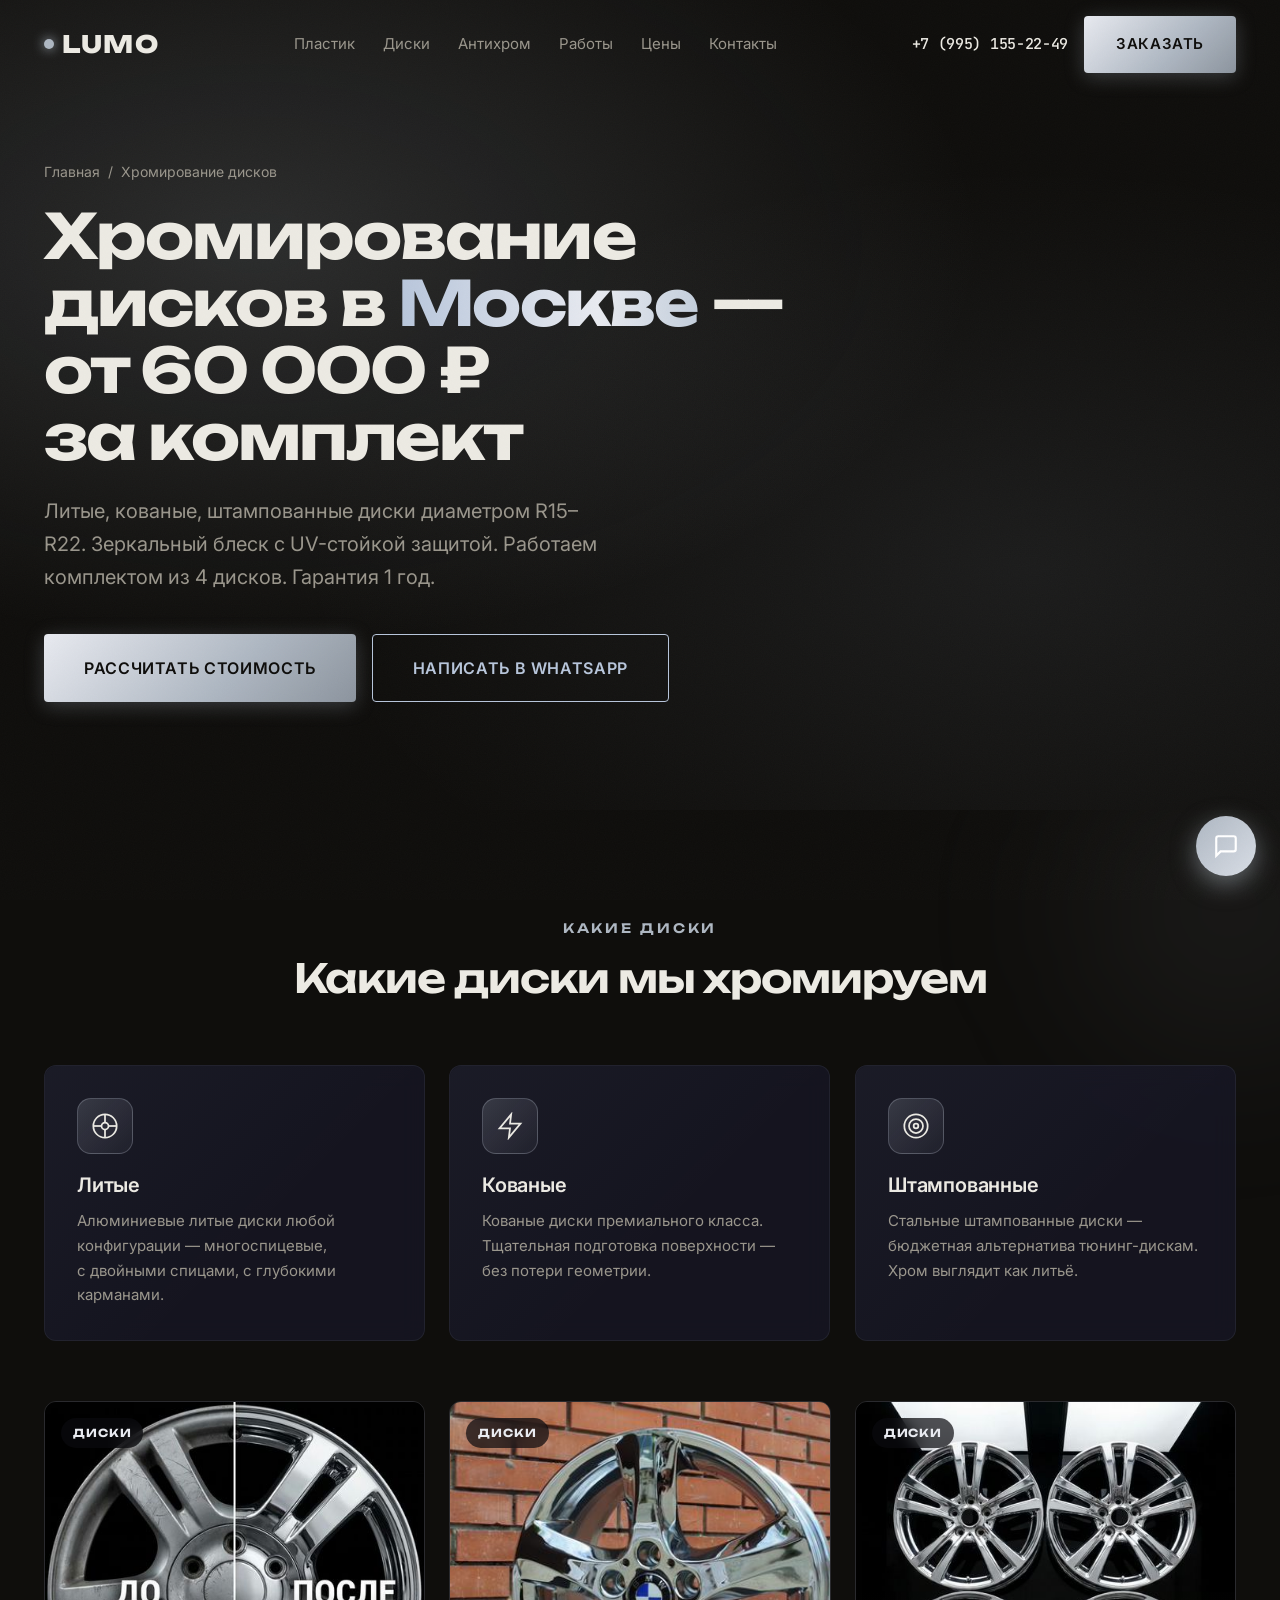
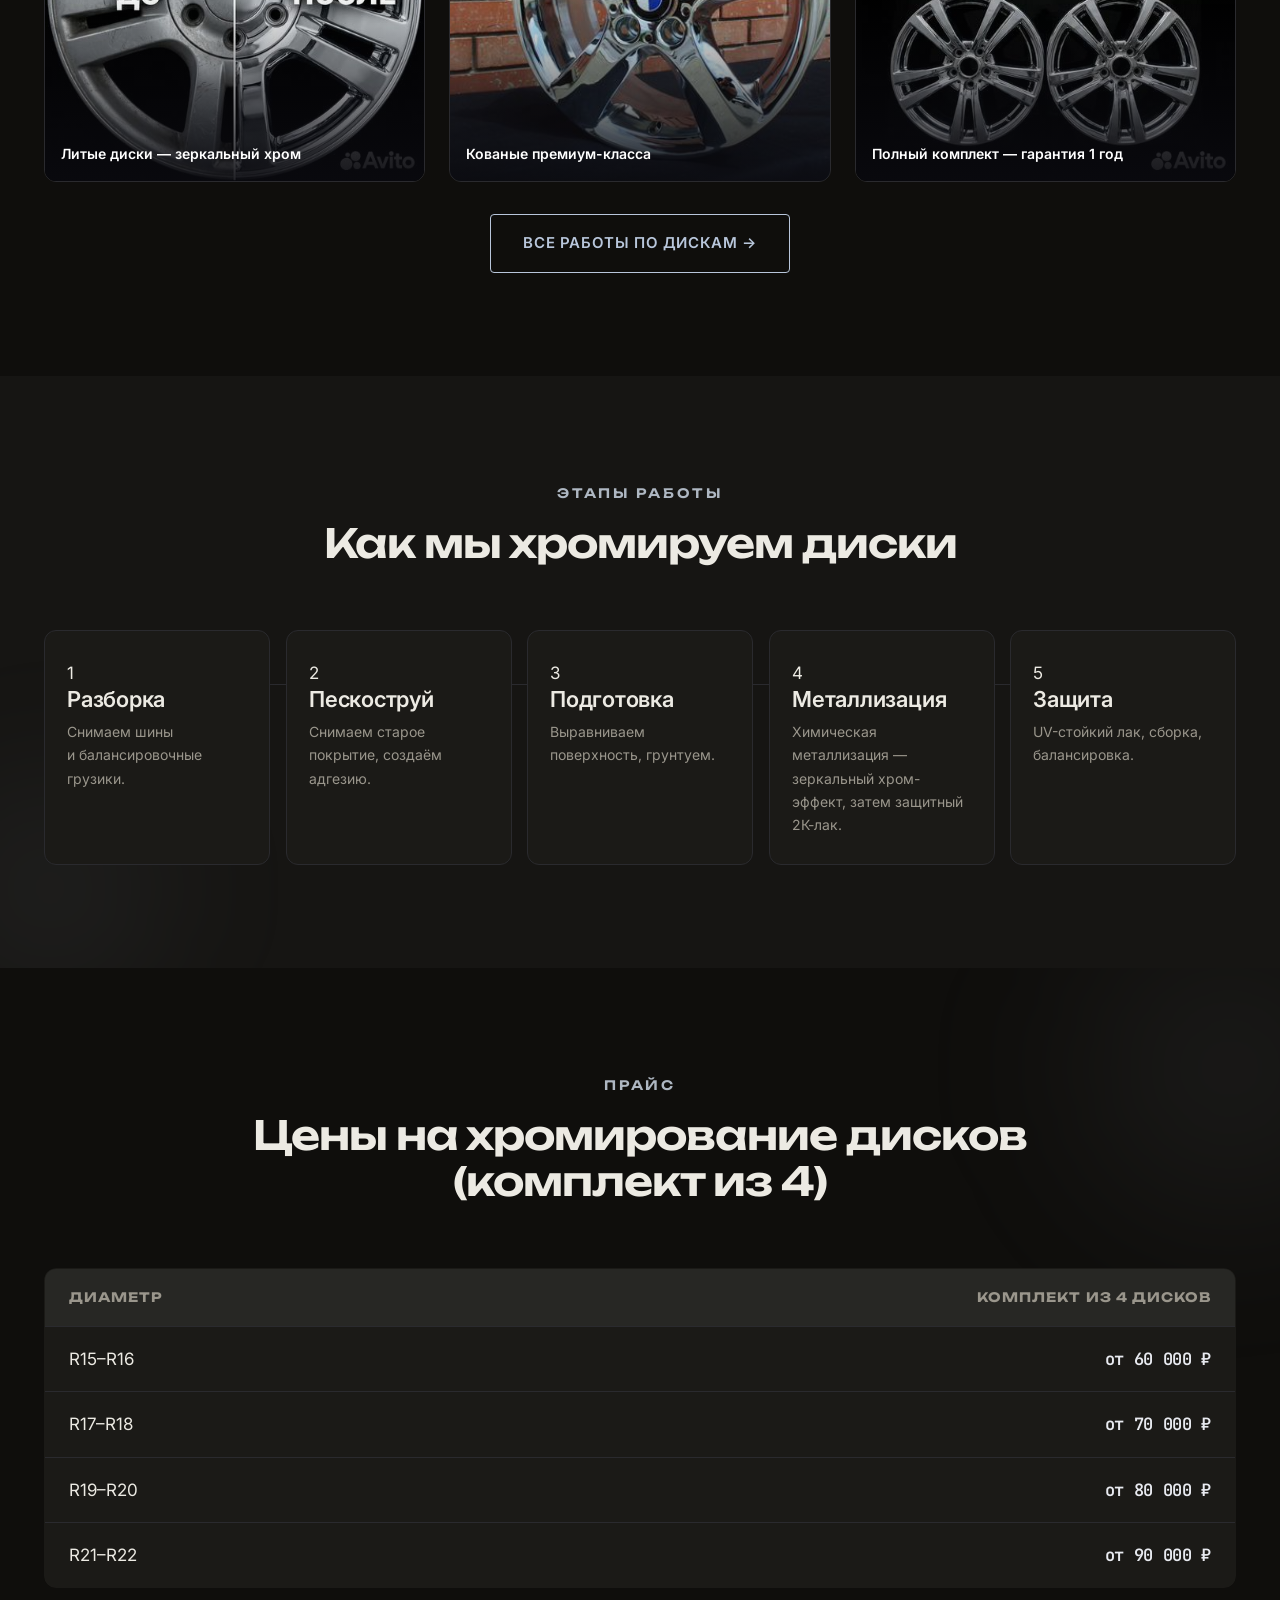
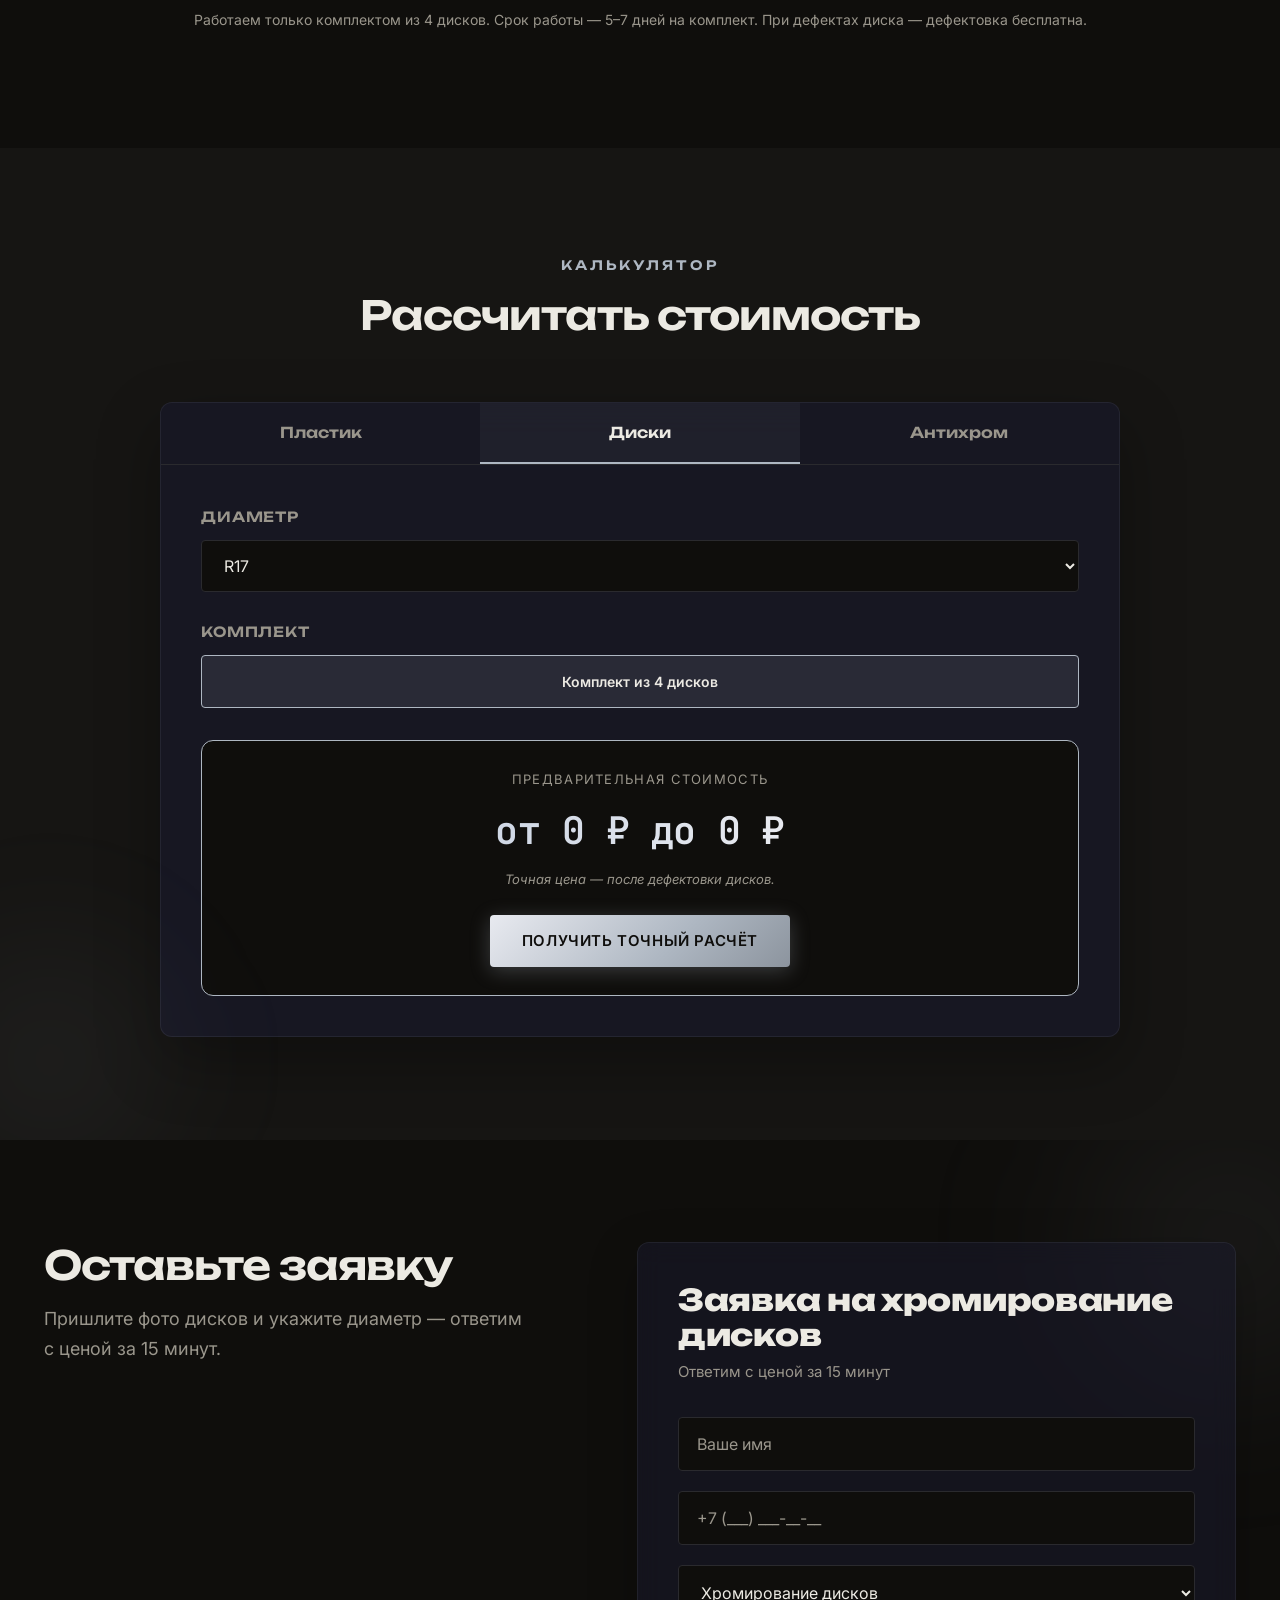
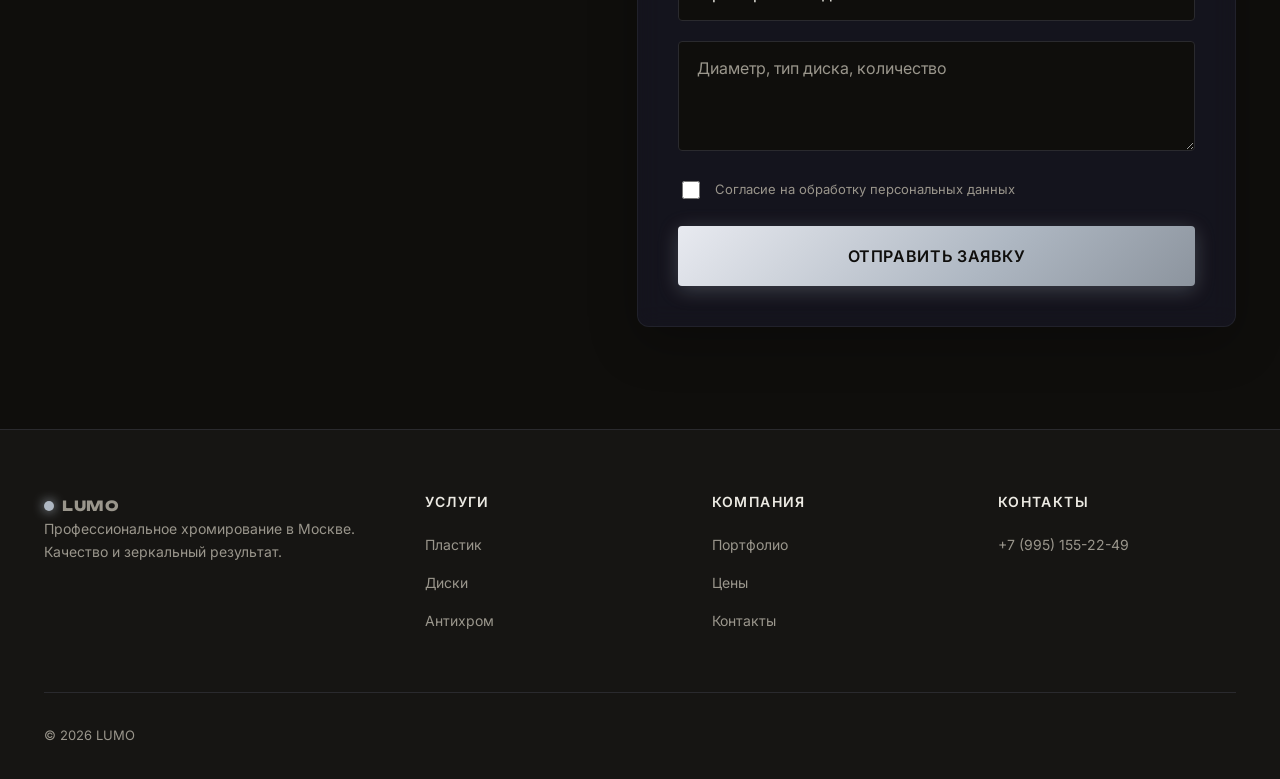
<file: hromirovanie-diskov/index.html>
<!doctype html>
<html lang="ru">
<head>
  <meta charset="utf-8">
  <meta name="viewport" content="width=device-width, initial-scale=1">
  <meta name="theme-color" content="#0F0E0C">

  <title>Хромирование дисков в Москве — от 60 000 ₽ за комплект | R15–R22 | LUMO</title>
  <meta name="description" content="Хромирование дисков в Москве комплектом из 4 дисков. Диаметр R15–R22. Зеркальный блеск. Гарантия 1 год. ☎ Онлайн-расчёт стоимости.">
  <meta name="keywords" content="хромирование дисков Москва, хромирование литых дисков цена, хромирование дисков r17, хромирование кованых дисков, комплект дисков">
  <link rel="canonical" href="https://xn----7sbbfcqscungiichud1a5d.xn--p1ai/hromirovanie-diskov/">

  <meta property="og:type" content="website">
  <meta property="og:title" content="Хромирование дисков в Москве — от 60 000 ₽ за комплект">
  <meta property="og:description" content="R15–R22. Зеркальный блеск. Комплект из 4 дисков.">
  <meta property="og:url" content="https://xn----7sbbfcqscungiichud1a5d.xn--p1ai/hromirovanie-diskov/">
  <meta property="og:image" content="https://xn----7sbbfcqscungiichud1a5d.xn--p1ai/images/portfolio/discs-4.jpg">

  <link rel="preconnect" href="https://fonts.googleapis.com">
  <link rel="preconnect" href="https://fonts.gstatic.com" crossorigin>
  <link href="https://fonts.googleapis.com/css2?family=Unbounded:wght@400;600;700;800&family=Inter:wght@400;500;600&family=JetBrains+Mono:wght@500;600&display=swap" rel="stylesheet">

  <link rel="icon" href="/favicon.svg" type="image/svg+xml">
  <link rel="stylesheet" href="/css/style.css">
  <link rel="stylesheet" href="/css/components.css">
  <link rel="stylesheet" href="/css/animations.css">

  <script type="application/ld+json">
  {
    "@context": "https://schema.org",
    "@type": "Service",
    "serviceType": "Хромирование дисков",
    "provider": {"@type": "LocalBusiness", "name": "LUMO — Хромирование в Москве", "telephone": "+7-995-155-22-49"},
    "areaServed": "Москва и Московская область",
    "offers": {"@type": "Offer", "price": "60000", "priceCurrency": "RUB"}
  }
  </script>
</head>
<body>

<header class="header scrolled">
  <div class="container header__inner">
    <a href="/" class="logo"><span class="logo__dot"></span>LUMO</a>
    <nav class="nav">
      <a href="/hromirovanie-plastika/">Пластик</a>
      <a href="/hromirovanie-diskov/">Диски</a>
      <a href="/antihrom/">Антихром</a>
      <a href="/portfolio/">Работы</a>
      <a href="/ceny/">Цены</a>
      <a href="/kontakty/">Контакты</a>
    </nav>
    <div class="header__cta">
      <a href="tel:+79951552249" class="header__phone">+7 (995) 155-22-49</a>
      <a href="#lead-form" class="btn btn--primary">Заказать</a>
      <button class="burger" aria-label="Меню" aria-expanded="false"><span></span><span></span></button>
    </div>
  </div>
</header>

<section class="hero" style="min-height:auto;padding-top:160px;padding-bottom:60px;">
  <div class="container">
    <div class="reveal" style="max-width:860px;">
      <nav style="color:var(--text-secondary);font-size:14px;margin-bottom:20px;"><a href="/" style="color:var(--text-secondary);">Главная</a> &nbsp;/&nbsp; Хромирование дисков</nav>
      <h1>Хромирование дисков в&nbsp;<span class="chrome-text">Москве</span> — от 60 000 ₽ за комплект</h1>
      <p class="hero__subtitle">Литые, кованые, штампованные диски диаметром R15–R22. Зеркальный блеск с UV-стойкой защитой. Работаем комплектом из 4 дисков. Гарантия 1 год.</p>
      <div class="hero__cta">
        <a href="#calculator" class="btn btn--primary btn--lg">Рассчитать стоимость</a>
        <a href="https://wa.me/79951552249" class="btn btn--secondary btn--lg">Написать в WhatsApp</a>
      </div>
    </div>
  </div>
</section>

<section>
  <div class="container">
    <div class="section-head reveal">
      <span class="eyebrow">Какие диски</span>
      <h2>Какие диски мы хромируем</h2>
    </div>
    <div class="utp__grid">
      <div class="utp-card reveal"><div class="utp-card__icon"><svg width="28" height="28" viewBox="0 0 24 24" fill="none" stroke="currentColor" stroke-width="1.5"><circle cx="12" cy="12" r="10"/><circle cx="12" cy="12" r="3"/><line x1="12" y1="2" x2="12" y2="9"/><line x1="12" y1="15" x2="12" y2="22"/><line x1="2" y1="12" x2="9" y2="12"/><line x1="15" y1="12" x2="22" y2="12"/></svg></div><h3>Литые</h3><p>Алюминиевые литые диски любой конфигурации — многоспицевые, с двойными спицами, с глубокими карманами.</p></div>
      <div class="utp-card reveal" data-delay="1"><div class="utp-card__icon"><svg width="28" height="28" viewBox="0 0 24 24" fill="none" stroke="currentColor" stroke-width="1.5"><polygon points="13 2 3 14 12 14 11 22 21 10 12 10 13 2"/></svg></div><h3>Кованые</h3><p>Кованые диски премиального класса. Тщательная подготовка поверхности — без потери геометрии.</p></div>
      <div class="utp-card reveal" data-delay="2"><div class="utp-card__icon"><svg width="28" height="28" viewBox="0 0 24 24" fill="none" stroke="currentColor" stroke-width="1.5"><circle cx="12" cy="12" r="10"/><circle cx="12" cy="12" r="6"/><circle cx="12" cy="12" r="2"/></svg></div><h3>Штампованные</h3><p>Стальные штампованные диски — бюджетная альтернатива тюнинг-дискам. Хром выглядит как литьё.</p></div>
    </div>
    <div class="portfolio__grid reveal" style="margin-top:60px;">
      <div class="portfolio-item"><img src="/images/portfolio/discs-1.jpg" alt="Хромирование литых дисков — LUMO" width="600" height="600" loading="lazy"><span class="portfolio-item__tag">Диски</span><div class="portfolio-item__caption">Литые диски — зеркальный хром</div></div>
      <div class="portfolio-item"><img src="/images/portfolio/discs-3.jpg" alt="Хромирование кованых дисков — LUMO" width="600" height="600" loading="lazy"><span class="portfolio-item__tag">Диски</span><div class="portfolio-item__caption">Кованые премиум-класса</div></div>
      <div class="portfolio-item"><img src="/images/portfolio/discs-5.jpg" alt="Хромирование дисков — LUMO" width="600" height="600" loading="lazy"><span class="portfolio-item__tag">Диски</span><div class="portfolio-item__caption">Полный комплект — гарантия 1 год</div></div>
    </div>
    <div style="text-align:center;margin-top:32px;"><a href="/portfolio/" class="btn btn--secondary">Все работы по дискам →</a></div>
  </div>
</section>

<section style="background:var(--bg-secondary);">
  <div class="container">
    <div class="section-head reveal">
      <span class="eyebrow">Этапы работы</span>
      <h2>Как мы хромируем диски</h2>
    </div>
    <div class="process__grid">
      <div class="process-step reveal"><div class="process-step__num">1</div><h4>Разборка</h4><p>Снимаем шины и балансировочные грузики.</p></div>
      <div class="process-step reveal" data-delay="1"><div class="process-step__num">2</div><h4>Пескоструй</h4><p>Снимаем старое покрытие, создаём адгезию.</p></div>
      <div class="process-step reveal" data-delay="2"><div class="process-step__num">3</div><h4>Подготовка</h4><p>Выравниваем поверхность, грунтуем.</p></div>
      <div class="process-step reveal" data-delay="3"><div class="process-step__num">4</div><h4>Металлизация</h4><p>Химическая металлизация — зеркальный хром-эффект, затем защитный 2К-лак.</p></div>
      <div class="process-step reveal" data-delay="4"><div class="process-step__num">5</div><h4>Защита</h4><p>UV-стойкий лак, сборка, балансировка.</p></div>
    </div>
  </div>
</section>

<section>
  <div class="container">
    <div class="section-head reveal">
      <span class="eyebrow">Прайс</span>
      <h2>Цены на хромирование дисков (комплект из 4)</h2>
    </div>
    <div class="table-wrap reveal"><table class="price-table">
      <thead><tr><th>Диаметр</th><th style="text-align:right;">Комплект из 4 дисков</th></tr></thead>
      <tbody>
        <tr><td>R15–R16</td><td class="price" style="text-align:right;">от 60 000 ₽</td></tr>
        <tr><td>R17–R18</td><td class="price" style="text-align:right;">от 70 000 ₽</td></tr>
        <tr><td>R19–R20</td><td class="price" style="text-align:right;">от 80 000 ₽</td></tr>
        <tr><td>R21–R22</td><td class="price" style="text-align:right;">от 90 000 ₽</td></tr>
      </tbody>
    </table></div>
    <p style="text-align:center;color:var(--text-secondary);margin-top:20px;font-size:14px;">Работаем только комплектом из 4 дисков. Срок работы — 5–7 дней на комплект. При дефектах диска — дефектовка бесплатна.</p>
  </div>
</section>

<section id="calculator" style="background:var(--bg-secondary);">
  <div class="container">
    <div class="section-head reveal">
      <span class="eyebrow">Калькулятор</span>
      <h2>Рассчитать стоимость</h2>
    </div>
    <div class="calculator reveal">
      <div class="calculator__tabs"><button class="calculator__tab" data-tab="plastic">Пластик</button><button class="calculator__tab active" data-tab="discs">Диски</button><button class="calculator__tab" data-tab="antichrome">Антихром</button></div>
      <div class="calculator__body">
        <div class="calculator__panel" data-tab="plastic">
          <div class="calc-field"><label>Тип</label><select name="p-type"><option value="grill">Решётка</option><option value="mirror">Зеркала</option><option value="molding">Молдинги</option></select></div>
          <div class="calc-field"><label>Размер</label><div class="calc-options"><label><input type="radio" name="p-size" value="small"><span>До 20 см</span></label><label><input type="radio" name="p-size" value="medium" checked><span>20–50 см</span></label><label><input type="radio" name="p-size" value="large"><span>50+ см</span></label></div></div>
          <div class="calc-field"><label>Количество</label><input type="number" name="p-qty" min="1" max="20" value="1"></div>
          <div class="calc-field"><label>Покрытие</label><div class="calc-options"><label><input type="radio" name="p-color" value="silver" checked><span>Зеркальный хром</span></label></div></div>
        </div>
        <div class="calculator__panel active" data-tab="discs">
          <div class="calc-field"><label>Диаметр</label><select name="d-dia"><option>R15</option><option>R16</option><option selected>R17</option><option>R18</option><option>R19</option><option>R20</option><option>R21</option><option>R22</option></select></div>
          <div class="calc-field"><label>Комплект</label><div class="calc-options"><label><input type="radio" name="d-qty" value="4" checked><span>Комплект из 4 дисков</span></label></div></div>
        </div>
        <div class="calculator__panel" data-tab="antichrome">
          <div class="calc-field"><label>Тип</label><select name="a-type"><option value="grill">Решётка</option></select></div>
          <div class="calc-field"><label>Количество</label><input type="number" name="a-qty" min="1" max="20" value="1"></div>
        </div>
        <div class="calc-result">
          <div class="calc-result__label">Предварительная стоимость</div>
          <div class="calc-result__price">от <span>0 ₽</span> до <span>0 ₽</span></div>
          <div class="calc-result__note">Точная цена — после дефектовки дисков.</div>
          <button type="button" class="btn btn--primary calc-result__cta">Получить точный расчёт</button>
        </div>
      </div>
    </div>
  </div>
</section>

<section id="contact">
  <div class="container">
    <div class="contact">
      <div class="contact__info reveal">
        <h2>Оставьте заявку</h2>
        <p>Пришлите фото дисков и укажите диаметр — ответим с ценой за 15 минут.</p>
      </div>
      <form class="form reveal" id="lead-form" data-lead>
        <div class="form__fields">
          <h3 class="form__title">Заявка на хромирование дисков</h3>
          <p class="form__subtitle">Ответим с ценой за 15 минут</p>
          <div class="form-field"><input type="text" name="name" placeholder="Ваше имя" required></div>
          <div class="form-field"><input type="tel" name="phone" placeholder="+7 (___) ___-__-__" required></div>
          <div class="form-field"><select name="service"><option>Хромирование дисков</option></select></div>
          <div class="form-field"><textarea name="comment" placeholder="Диаметр, тип диска, количество"></textarea></div>
          <label class="form-agree"><input type="checkbox" required><span>Согласие на обработку персональных данных</span></label>
          <button type="submit" class="btn btn--primary btn--block btn--lg">Отправить заявку</button>
        </div>
        <div class="form__success"><h3>Заявка принята!</h3><p>Свяжемся в течение 15 минут.</p></div>
      </form>
    </div>
  </div>
</section>

<footer class="footer">
  <div class="container">
    <div class="footer__grid">
      <div><a href="/" class="logo"><span class="logo__dot"></span>LUMO</a><p>Профессиональное хромирование в Москве. Качество и зеркальный результат.</p></div>
      <div><h4>Услуги</h4><ul><li><a href="/hromirovanie-plastika/">Пластик</a></li><li><a href="/hromirovanie-diskov/">Диски</a></li><li><a href="/antihrom/">Антихром</a></li></ul></div>
      <div><h4>Компания</h4><ul><li><a href="/portfolio/">Портфолио</a></li><li><a href="/ceny/">Цены</a></li><li><a href="/kontakty/">Контакты</a></li></ul></div>
      <div><h4>Контакты</h4><ul><li><a href="tel:+79951552249">+7 (995) 155-22-49</a></li></ul></div>
    </div>
    <div class="footer__bottom"><div>© <span data-year>2026</span> LUMO</div></div>
  </div>
</footer>

<div class="messenger">
  <div class="messenger__menu">
    <a class="messenger__btn messenger__btn--wa" href="https://wa.me/79951552249" target="_blank" rel="noopener">WhatsApp</a>
    <a class="messenger__btn messenger__btn--tg" href="https://t.me/Panin_danil" target="_blank" rel="noopener">Telegram</a>
  </div>
  <button class="messenger__toggle" aria-label="Написать"><svg width="26" height="26" viewBox="0 0 24 24" fill="none" stroke="currentColor" stroke-width="2"><path d="M21 15a2 2 0 01-2 2H7l-4 4V5a2 2 0 012-2h14a2 2 0 012 2z"/></svg></button>
</div>

<script src="/js/analytics.js" defer></script>
<script src="/js/main.js" defer></script>
<script src="/js/calculator.js" defer></script>
</body>
</html>
</file>
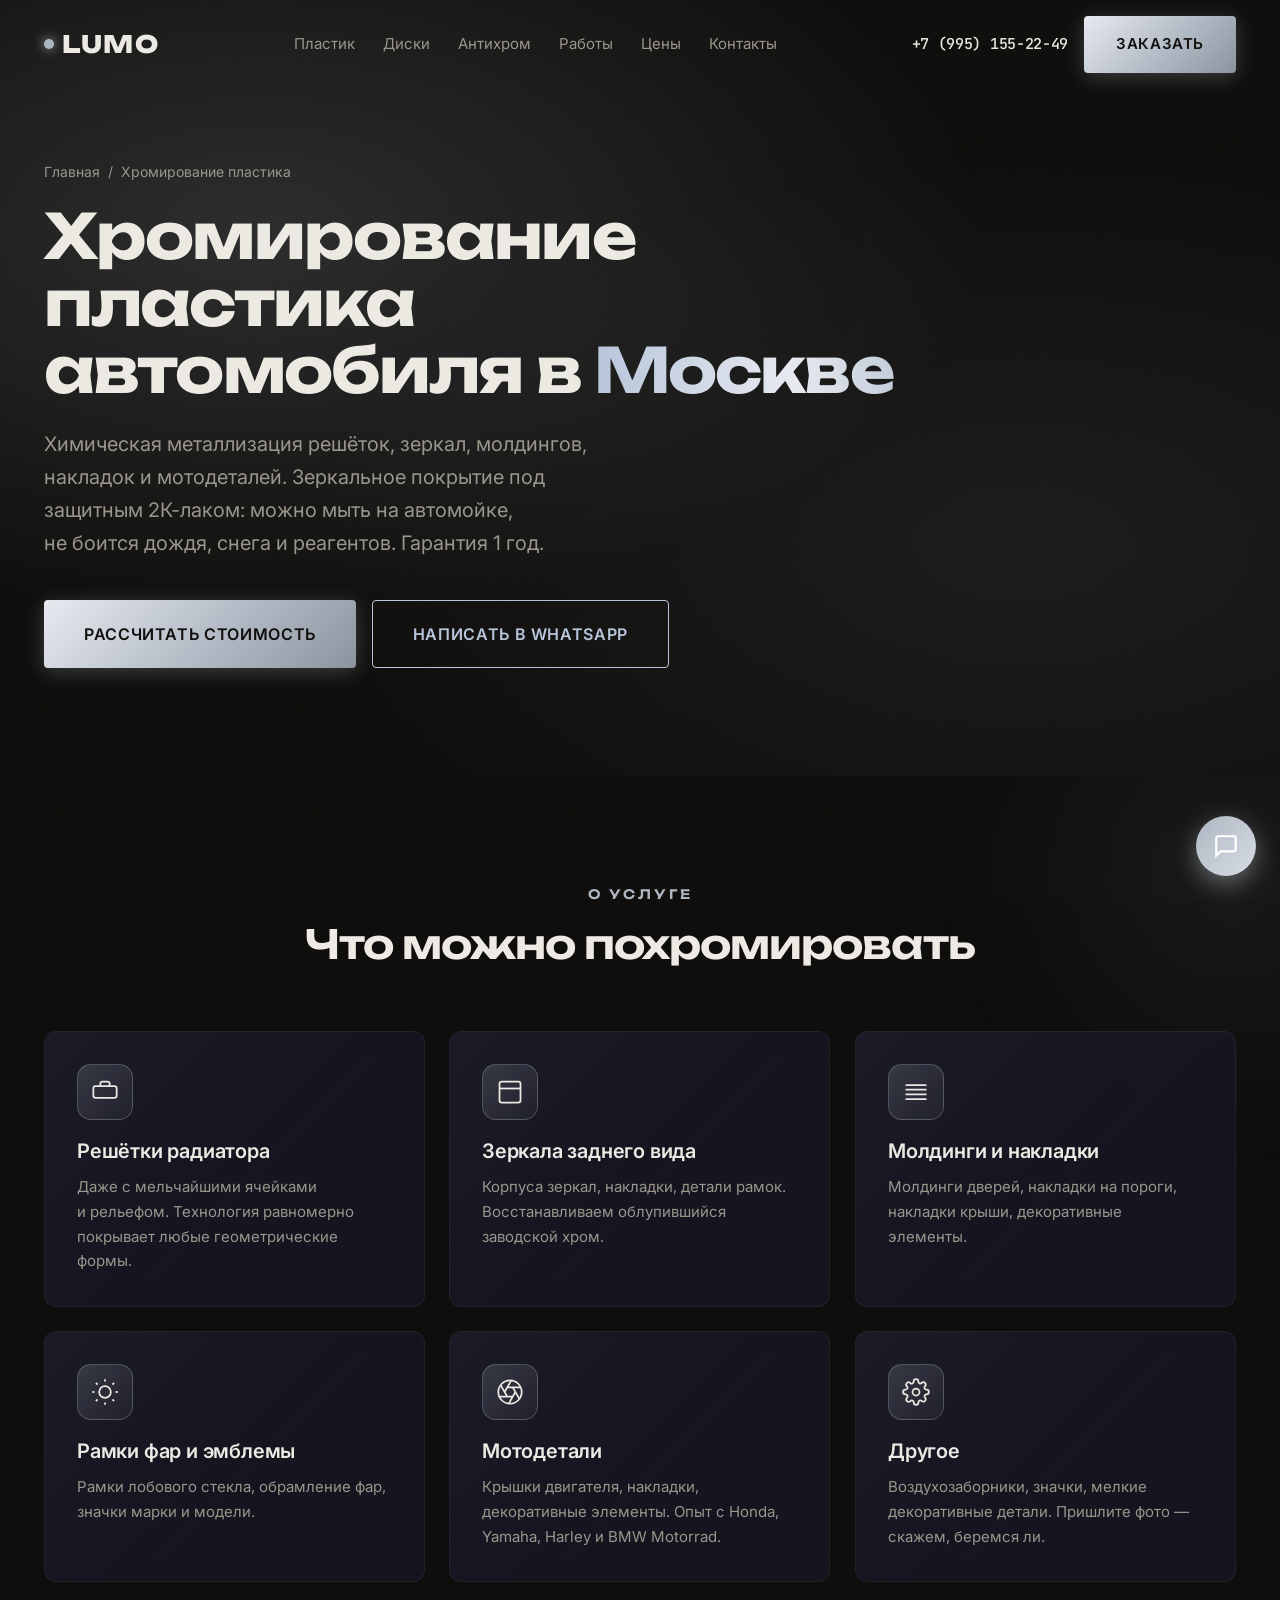
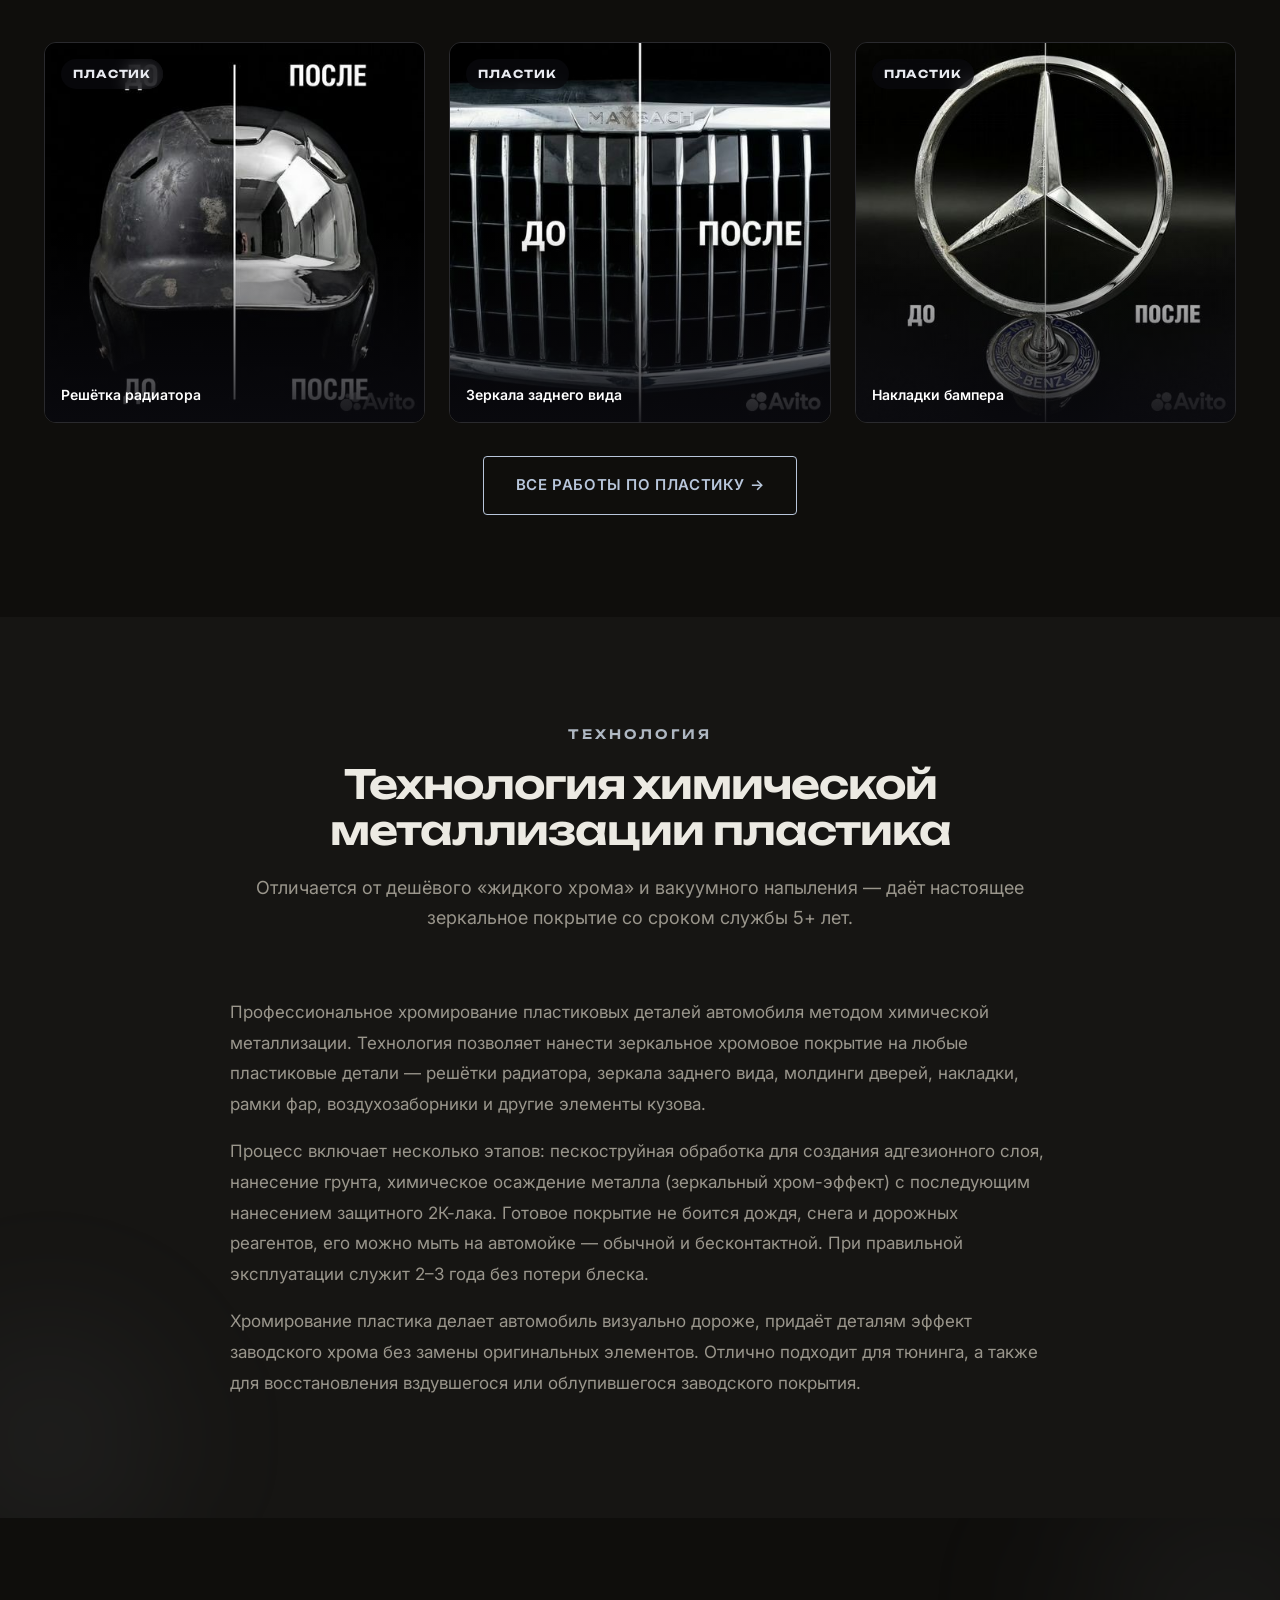
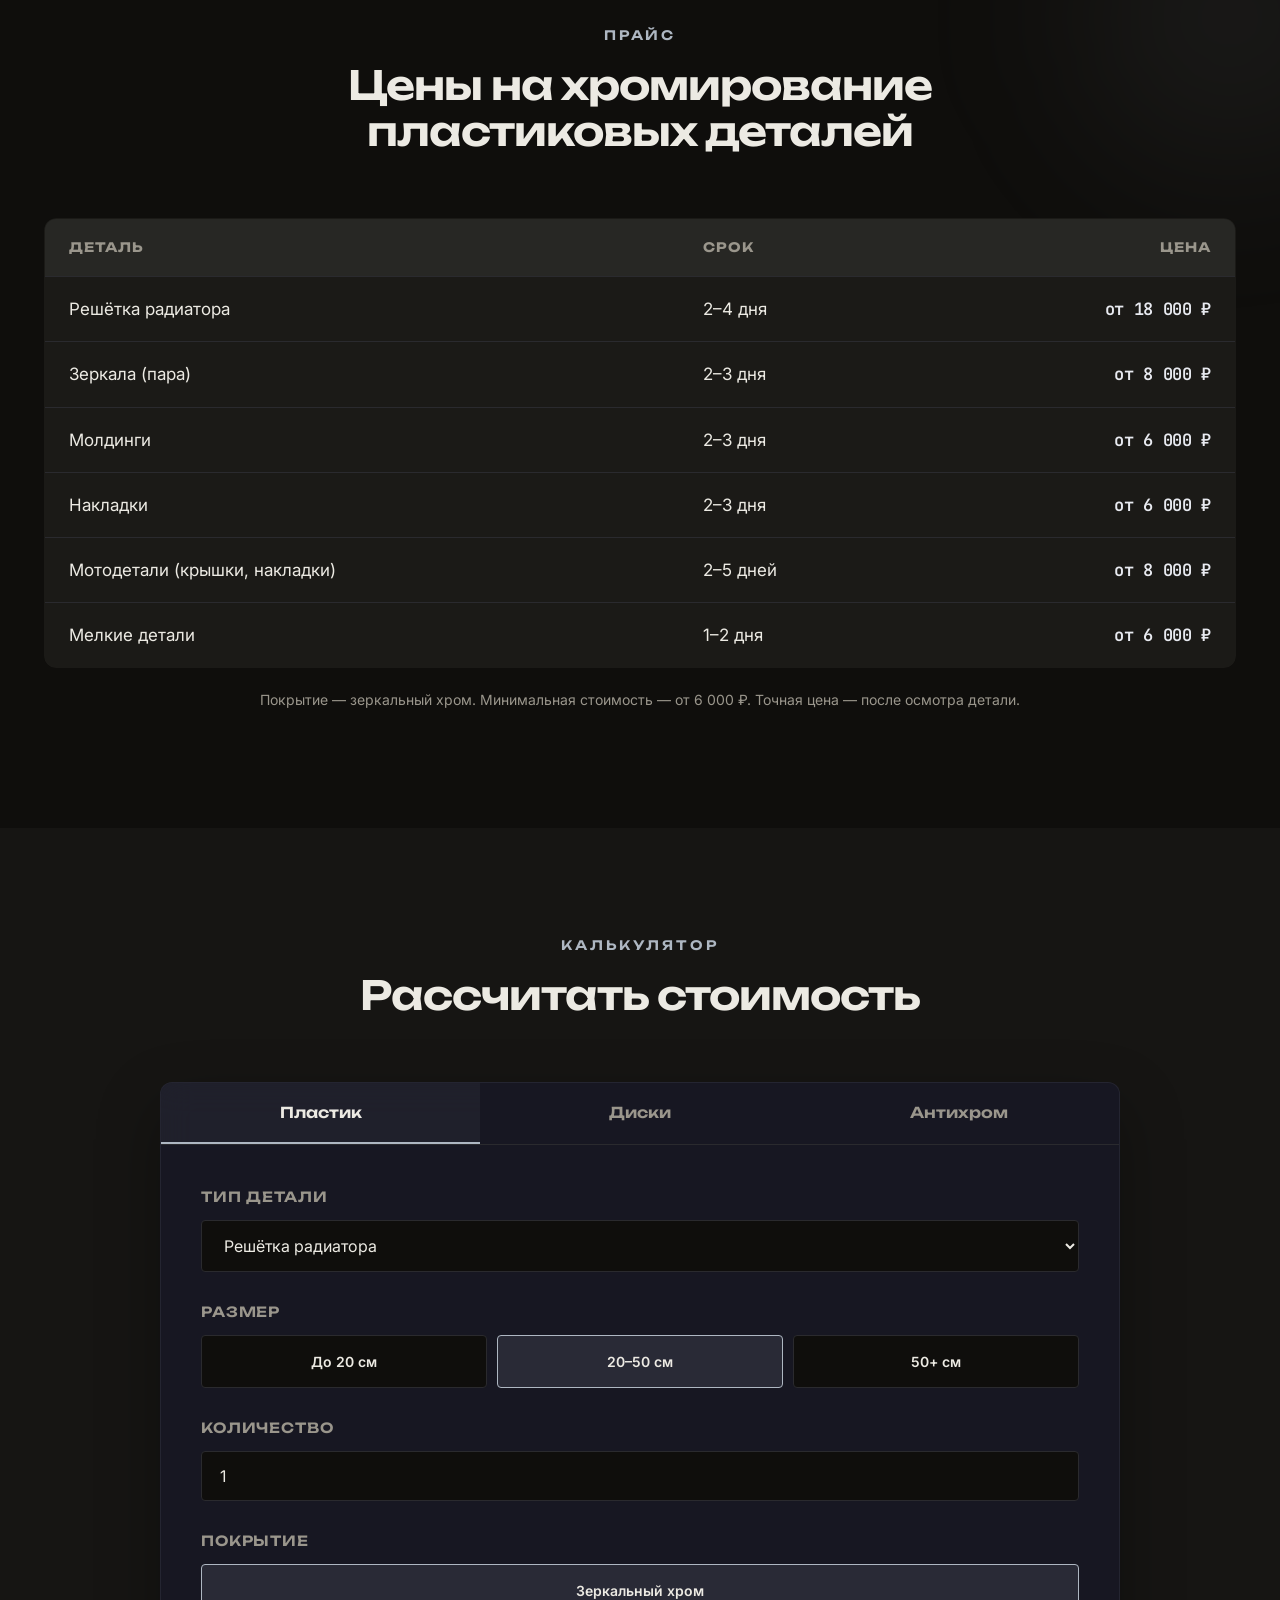
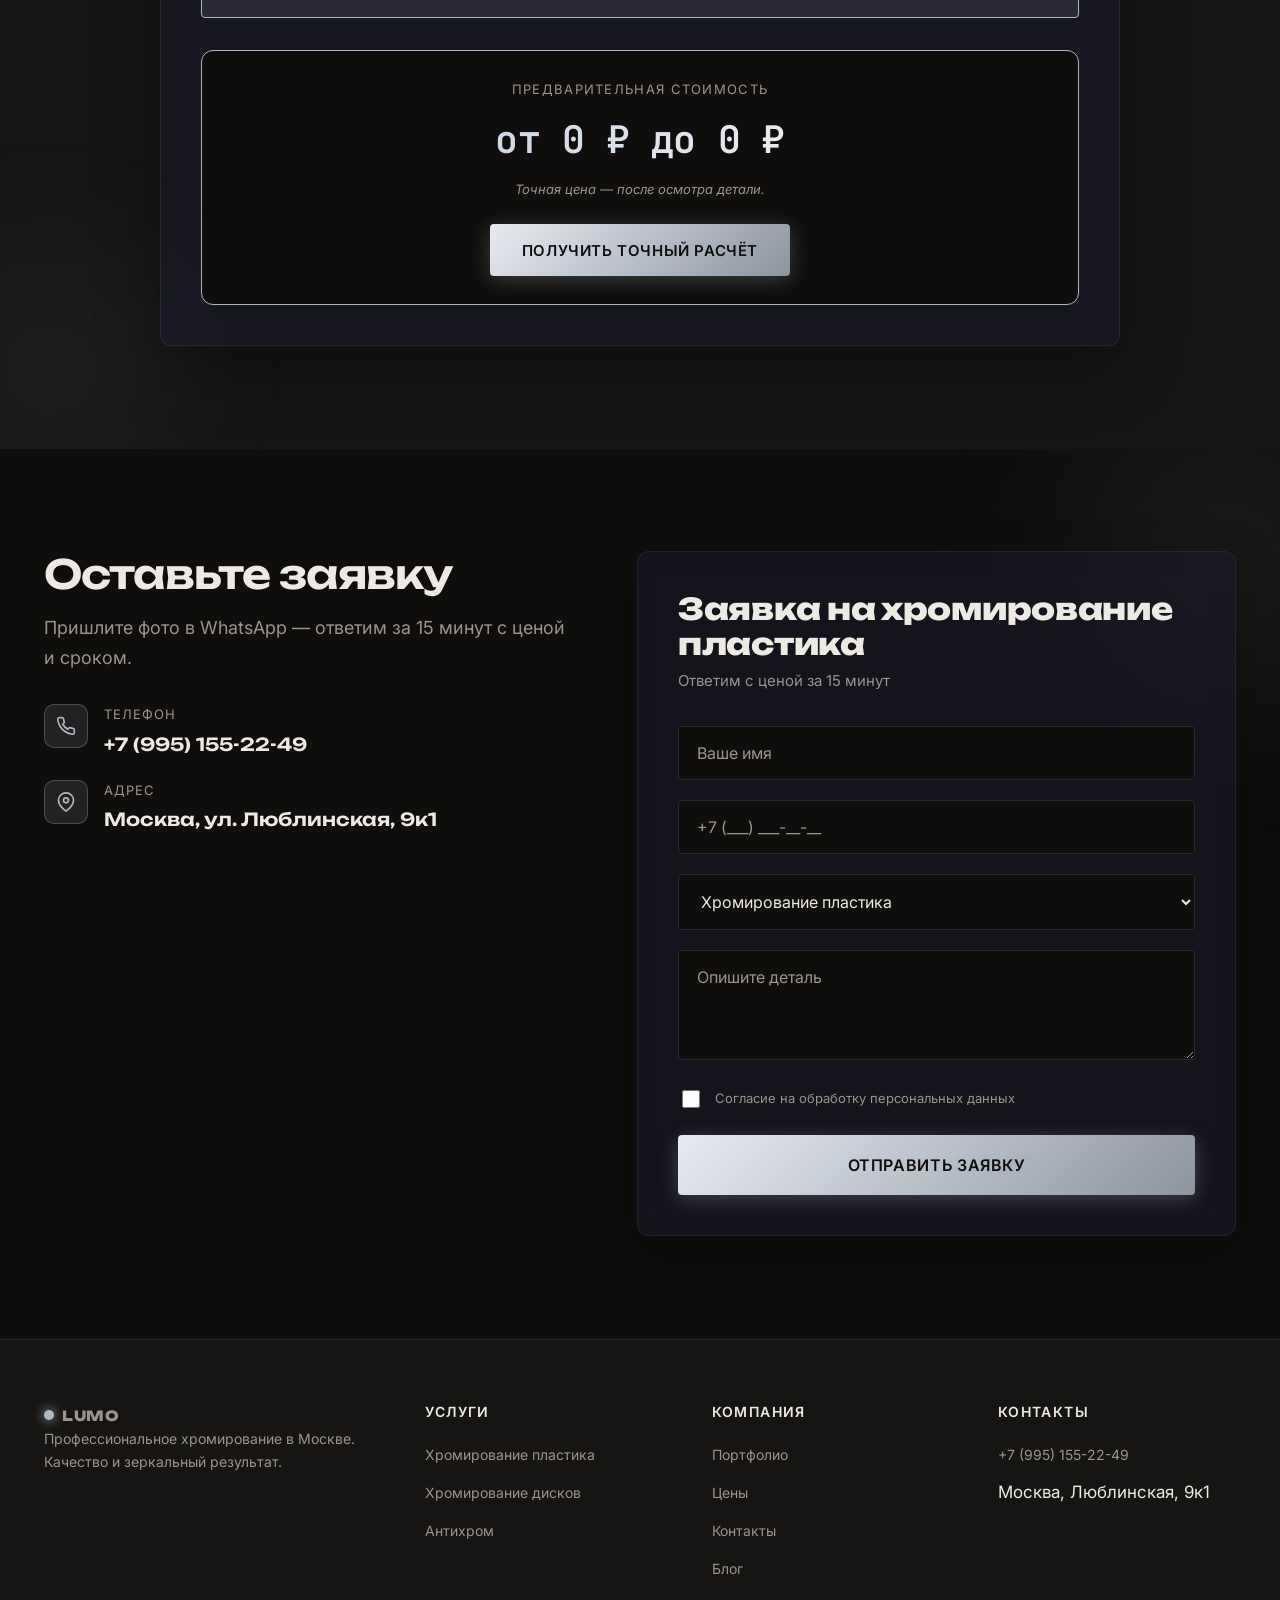
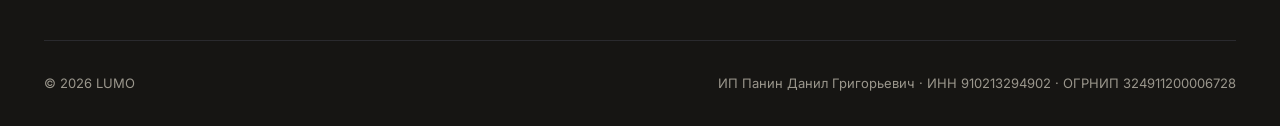
<file: hromirovanie-plastika/index.html>
<!doctype html>
<html lang="ru">
<head>
  <meta charset="utf-8">
  <meta name="viewport" content="width=device-width, initial-scale=1">
  <meta name="theme-color" content="#0F0E0C">

  <title>Хромирование пластика автомобиля в Москве — цена от 6 000 ₽ | Решётки, зеркала, молдинги | LUMO</title>
  <meta name="description" content="Хромирование пластиковых деталей авто и мото в Москве: решётки радиатора, зеркала, молдинги, накладки. Химическая металлизация. Гарантия 1 год. ☎ Бесплатная оценка по фото.">
  <meta name="keywords" content="хромирование пластика Москва, хромирование решётки радиатора, хромирование зеркал авто, хромирование молдингов, химическая металлизация">
  <link rel="canonical" href="https://xn----7sbbfcqscungiichud1a5d.xn--p1ai/hromirovanie-plastika/">

  <meta property="og:type" content="website">
  <meta property="og:title" content="Хромирование пластика авто в Москве — от 6 000 ₽">
  <meta property="og:description" content="Решётки, зеркала, молдинги, накладки. Химическая металлизация. Гарантия 1 год.">
  <meta property="og:url" content="https://xn----7sbbfcqscungiichud1a5d.xn--p1ai/hromirovanie-plastika/">
  <meta property="og:image" content="https://xn----7sbbfcqscungiichud1a5d.xn--p1ai/images/portfolio/discs-4.jpg">

  <link rel="preconnect" href="https://fonts.googleapis.com">
  <link rel="preconnect" href="https://fonts.gstatic.com" crossorigin>
  <link href="https://fonts.googleapis.com/css2?family=Unbounded:wght@400;600;700;800&family=Inter:wght@400;500;600&family=JetBrains+Mono:wght@500;600&display=swap" rel="stylesheet">

  <link rel="icon" href="/favicon.svg" type="image/svg+xml">
  <link rel="stylesheet" href="/css/style.css">
  <link rel="stylesheet" href="/css/components.css">
  <link rel="stylesheet" href="/css/animations.css">

  <script type="application/ld+json">
  {
    "@context": "https://schema.org",
    "@type": "Service",
    "serviceType": "Хромирование пластика",
    "provider": {
      "@type": "LocalBusiness",
      "name": "LUMO — Хромирование в Москве",
      "telephone": "+7-995-155-22-49",
      "address": {"@type": "PostalAddress", "addressLocality": "Москва", "addressCountry": "RU"}
    },
    "areaServed": "Москва и Московская область",
    "offers": {"@type": "Offer", "price": "6000", "priceCurrency": "RUB"}
  }
  </script>
  <script type="application/ld+json">
  {
    "@context": "https://schema.org",
    "@type": "BreadcrumbList",
    "itemListElement": [
      {"@type": "ListItem", "position": 1, "name": "Главная", "item": "https://xn----7sbbfcqscungiichud1a5d.xn--p1ai/"},
      {"@type": "ListItem", "position": 2, "name": "Хромирование пластика"}
    ]
  }
  </script>
</head>
<body>

<header class="header scrolled">
  <div class="container header__inner">
    <a href="/" class="logo"><span class="logo__dot"></span>LUMO</a>
    <nav class="nav">
      <a href="/hromirovanie-plastika/">Пластик</a>
      <a href="/hromirovanie-diskov/">Диски</a>
      <a href="/antihrom/">Антихром</a>
      <a href="/portfolio/">Работы</a>
      <a href="/ceny/">Цены</a>
      <a href="/kontakty/">Контакты</a>
    </nav>
    <div class="header__cta">
      <a href="tel:+79951552249" class="header__phone">+7 (995) 155-22-49</a>
      <a href="#lead-form" class="btn btn--primary">Заказать</a>
      <button class="burger" aria-label="Меню" aria-expanded="false"><span></span><span></span></button>
    </div>
  </div>
</header>

<section class="hero" id="hero" style="min-height:auto;padding-top:160px;padding-bottom:60px;">
  <div class="container">
    <div class="reveal" style="max-width:860px;">
      <nav aria-label="Хлебные крошки" style="color:var(--text-secondary);font-size:14px;margin-bottom:20px;">
        <a href="/" style="color:var(--text-secondary);">Главная</a> &nbsp;/&nbsp; Хромирование пластика
      </nav>
      <h1>Хромирование пластика автомобиля в&nbsp;<span class="chrome-text">Москве</span></h1>
      <p class="hero__subtitle">Химическая металлизация решёток, зеркал, молдингов, накладок и мотодеталей. Зеркальное покрытие под защитным 2К-лаком: можно мыть на автомойке, не боится дождя, снега и реагентов. Гарантия 1 год.</p>
      <div class="hero__cta">
        <a href="#calculator" class="btn btn--primary btn--lg">Рассчитать стоимость</a>
        <a href="https://wa.me/79951552249" class="btn btn--secondary btn--lg">Написать в WhatsApp</a>
      </div>
    </div>
  </div>
</section>

<section>
  <div class="container">
    <div class="section-head reveal">
      <span class="eyebrow">О услуге</span>
      <h2>Что можно похромировать</h2>
    </div>
    <div class="services__grid">
      <div class="utp-card reveal"><div class="utp-card__icon"><svg width="28" height="28" viewBox="0 0 24 24" fill="none" stroke="currentColor" stroke-width="1.5"><rect x="2" y="7" width="20" height="10" rx="2"/><path d="M16 7V5a2 2 0 00-2-2h-4a2 2 0 00-2 2v2"/></svg></div><h3>Решётки радиатора</h3><p>Даже с мельчайшими ячейками и рельефом. Технология равномерно покрывает любые геометрические формы.</p></div>
      <div class="utp-card reveal" data-delay="1"><div class="utp-card__icon"><svg width="28" height="28" viewBox="0 0 24 24" fill="none" stroke="currentColor" stroke-width="1.5"><rect x="3" y="3" width="18" height="18" rx="2"/><path d="M3 9h18"/></svg></div><h3>Зеркала заднего вида</h3><p>Корпуса зеркал, накладки, детали рамок. Восстанавливаем облупившийся заводской хром.</p></div>
      <div class="utp-card reveal" data-delay="2"><div class="utp-card__icon"><svg width="28" height="28" viewBox="0 0 24 24" fill="none" stroke="currentColor" stroke-width="1.5"><path d="M21 10H3M21 6H3M21 14H3M21 18H3"/></svg></div><h3>Молдинги и накладки</h3><p>Молдинги дверей, накладки на пороги, накладки крыши, декоративные элементы.</p></div>
      <div class="utp-card reveal"><div class="utp-card__icon"><svg width="28" height="28" viewBox="0 0 24 24" fill="none" stroke="currentColor" stroke-width="1.5"><circle cx="12" cy="12" r="5"/><line x1="12" y1="1" x2="12" y2="3"/><line x1="12" y1="21" x2="12" y2="23"/><line x1="4.22" y1="4.22" x2="5.64" y2="5.64"/><line x1="18.36" y1="18.36" x2="19.78" y2="19.78"/><line x1="1" y1="12" x2="3" y2="12"/><line x1="21" y1="12" x2="23" y2="12"/><line x1="4.22" y1="19.78" x2="5.64" y2="18.36"/><line x1="18.36" y1="5.64" x2="19.78" y2="4.22"/></svg></div><h3>Рамки фар и эмблемы</h3><p>Рамки лобового стекла, обрамление фар, значки марки и модели.</p></div>
      <div class="utp-card reveal" data-delay="1"><div class="utp-card__icon"><svg width="28" height="28" viewBox="0 0 24 24" fill="none" stroke="currentColor" stroke-width="1.5"><path d="M12 22c5.523 0 10-4.477 10-10S17.523 2 12 2 2 6.477 2 12s4.477 10 10 10z"/><path d="M14.31 8l5.74 9.94M9.69 8h11.48M7.38 12l5.74-9.94M9.69 16L3.95 6.06M14.31 16H2.83M16.62 12l-5.74 9.94"/></svg></div><h3>Мотодетали</h3><p>Крышки двигателя, накладки, декоративные элементы. Опыт с Honda, Yamaha, Harley и BMW Motorrad.</p></div>
      <div class="utp-card reveal" data-delay="2"><div class="utp-card__icon"><svg width="28" height="28" viewBox="0 0 24 24" fill="none" stroke="currentColor" stroke-width="1.5"><circle cx="12" cy="12" r="3"/><path d="M19.4 15a1.65 1.65 0 00.33 1.82l.06.06a2 2 0 010 2.83 2 2 0 01-2.83 0l-.06-.06a1.65 1.65 0 00-1.82-.33 1.65 1.65 0 00-1 1.51V21a2 2 0 01-4 0v-.09A1.65 1.65 0 009 19.4a1.65 1.65 0 00-1.82.33l-.06.06a2 2 0 01-2.83-2.83l.06-.06A1.65 1.65 0 004.68 15a1.65 1.65 0 00-1.51-1H3a2 2 0 010-4h.09A1.65 1.65 0 004.6 9a1.65 1.65 0 00-.33-1.82l-.06-.06a2 2 0 012.83-2.83l.06.06A1.65 1.65 0 009 4.68a1.65 1.65 0 001-1.51V3a2 2 0 014 0v.09a1.65 1.65 0 001 1.51 1.65 1.65 0 001.82-.33l.06-.06a2 2 0 012.83 2.83l-.06.06A1.65 1.65 0 0019.4 9a1.65 1.65 0 001.51 1H21a2 2 0 010 4h-.09a1.65 1.65 0 00-1.51 1z"/></svg></div><h3>Другое</h3><p>Воздухозаборники, значки, мелкие декоративные детали. Пришлите фото — скажем, беремся ли.</p></div>
    </div>
    <div class="portfolio__grid reveal" style="margin-top:60px;">
      <div class="portfolio-item"><img src="/images/portfolio/plastic-1.jpg" alt="Хромирование пластика — LUMO" width="600" height="600" loading="lazy"><span class="portfolio-item__tag">Пластик</span><div class="portfolio-item__caption">Решётка радиатора</div></div>
      <div class="portfolio-item"><img src="/images/portfolio/plastic-5.jpg" alt="Хромирование зеркал — LUMO" width="600" height="600" loading="lazy"><span class="portfolio-item__tag">Пластик</span><div class="portfolio-item__caption">Зеркала заднего вида</div></div>
      <div class="portfolio-item"><img src="/images/portfolio/plastic-3.jpg" alt="Хромирование накладок — LUMO" width="600" height="600" loading="lazy"><span class="portfolio-item__tag">Пластик</span><div class="portfolio-item__caption">Накладки бампера</div></div>
    </div>
    <div style="text-align:center;margin-top:32px;"><a href="/portfolio/" class="btn btn--secondary">Все работы по пластику →</a></div>
  </div>
</section>

<section style="background:var(--bg-secondary);">
  <div class="container">
    <div class="section-head reveal">
      <span class="eyebrow">Технология</span>
      <h2>Технология химической металлизации пластика</h2>
      <p>Отличается от дешёвого «жидкого хрома» и вакуумного напыления — даёт настоящее зеркальное покрытие со сроком службы 5+ лет.</p>
    </div>
    <div style="max-width:820px;margin:0 auto;color:var(--text-secondary);font-size:17px;line-height:1.8;">
      <p>Профессиональное хромирование пластиковых деталей автомобиля методом химической металлизации. Технология позволяет нанести зеркальное хромовое покрытие на любые пластиковые детали — решётки радиатора, зеркала заднего вида, молдинги дверей, накладки, рамки фар, воздухозаборники и другие элементы кузова.</p>
      <p>Процесс включает несколько этапов: пескоструйная обработка для создания адгезионного слоя, нанесение грунта, химическое осаждение металла (зеркальный хром-эффект) с последующим нанесением защитного 2К-лака. Готовое покрытие не боится дождя, снега и дорожных реагентов, его можно мыть на автомойке — обычной и бесконтактной. При правильной эксплуатации служит 2–3 года без потери блеска.</p>
      <p>Хромирование пластика делает автомобиль визуально дороже, придаёт деталям эффект заводского хрома без замены оригинальных элементов. Отлично подходит для тюнинга, а также для восстановления вздувшегося или облупившегося заводского покрытия.</p>
    </div>
  </div>
</section>

<section>
  <div class="container">
    <div class="section-head reveal">
      <span class="eyebrow">Прайс</span>
      <h2>Цены на хромирование пластиковых деталей</h2>
    </div>
    <div class="table-wrap reveal"><table class="price-table">
      <thead><tr><th>Деталь</th><th>Срок</th><th style="text-align:right;">Цена</th></tr></thead>
      <tbody>
        <tr><td>Решётка радиатора</td><td>2–4 дня</td><td class="price" style="text-align:right;">от 18 000 ₽</td></tr>
        <tr><td>Зеркала (пара)</td><td>2–3 дня</td><td class="price" style="text-align:right;">от 8 000 ₽</td></tr>
        <tr><td>Молдинги</td><td>2–3 дня</td><td class="price" style="text-align:right;">от 6 000 ₽</td></tr>
        <tr><td>Накладки</td><td>2–3 дня</td><td class="price" style="text-align:right;">от 6 000 ₽</td></tr>
        <tr><td>Мотодетали (крышки, накладки)</td><td>2–5 дней</td><td class="price" style="text-align:right;">от 8 000 ₽</td></tr>
        <tr><td>Мелкие детали</td><td>1–2 дня</td><td class="price" style="text-align:right;">от 6 000 ₽</td></tr>
      </tbody>
    </table></div>
    <p style="text-align:center;color:var(--text-secondary);margin-top:20px;font-size:14px;">
      Покрытие — зеркальный хром. Минимальная стоимость — от 6 000 ₽. Точная цена — после осмотра детали.
    </p>
  </div>
</section>

<section id="calculator" style="background:var(--bg-secondary);">
  <div class="container">
    <div class="section-head reveal">
      <span class="eyebrow">Калькулятор</span>
      <h2>Рассчитать стоимость</h2>
    </div>
    <div class="calculator reveal">
      <div class="calculator__tabs"><button class="calculator__tab active" data-tab="plastic">Пластик</button><button class="calculator__tab" data-tab="discs">Диски</button><button class="calculator__tab" data-tab="antichrome">Антихром</button></div>
      <div class="calculator__body">
        <div class="calculator__panel active" data-tab="plastic">
          <div class="calc-field"><label>Тип детали</label><select name="p-type"><option value="grill">Решётка радиатора</option><option value="mirror">Зеркала (пара)</option><option value="molding">Молдинги</option><option value="overlay">Накладки</option><option value="emblem">Эмблема</option><option value="handle">Ручка двери</option><option value="bumper">Элементы бампера</option><option value="moto">Мотодетали</option><option value="other">Другое</option></select></div>
          <div class="calc-field"><label>Размер</label><div class="calc-options"><label><input type="radio" name="p-size" value="small"><span>До 20 см</span></label><label><input type="radio" name="p-size" value="medium" checked><span>20–50 см</span></label><label><input type="radio" name="p-size" value="large"><span>50+ см</span></label></div></div>
          <div class="calc-field"><label>Количество</label><input type="number" name="p-qty" min="1" max="20" value="1"></div>
          <div class="calc-field"><label>Покрытие</label><div class="calc-options"><label><input type="radio" name="p-color" value="silver" checked><span>Зеркальный хром</span></label></div></div>
        </div>
        <div class="calculator__panel" data-tab="discs">
          <div class="calc-field"><label>Диаметр</label><select name="d-dia"><option>R15</option><option>R16</option><option selected>R17</option><option>R18</option><option>R19</option><option>R20</option><option>R21</option><option>R22</option></select></div>
          <div class="calc-field"><label>Комплект</label><div class="calc-options"><label><input type="radio" name="d-qty" value="4" checked><span>Комплект из 4 дисков</span></label></div></div>
        </div>
        <div class="calculator__panel" data-tab="antichrome">
          <div class="calc-field"><label>Тип детали</label><select name="a-type"><option value="grill">Решётка</option><option value="molding">Молдинги</option><option value="overlay">Накладки</option><option value="frame">Рамки</option><option value="other">Другое</option></select></div>
          <div class="calc-field"><label>Цвет</label><div class="calc-options"><label><input type="radio" name="a-paint" value="matte" checked><span>Матовый</span></label><label><input type="radio" name="a-paint" value="gloss"><span>Глянец</span></label><label><input type="radio" name="a-paint" value="body"><span>В цвет кузова</span></label><label><input type="radio" name="a-paint" value="ral"><span>RAL</span></label></div></div>
          <div class="calc-field"><label>Количество</label><input type="number" name="a-qty" min="1" max="20" value="1"></div>
        </div>
        <div class="calc-result">
          <div class="calc-result__label">Предварительная стоимость</div>
          <div class="calc-result__price">от <span>0 ₽</span> до <span>0 ₽</span></div>
          <div class="calc-result__note">Точная цена — после осмотра детали.</div>
          <button type="button" class="btn btn--primary calc-result__cta">Получить точный расчёт</button>
        </div>
      </div>
    </div>
  </div>
</section>

<section id="contact">
  <div class="container">
    <div class="contact">
      <div class="contact__info reveal">
        <h2>Оставьте заявку</h2>
        <p>Пришлите фото в WhatsApp — ответим за 15 минут с ценой и сроком.</p>
        <div class="contact__list">
          <div class="contact__item"><div class="contact__item-icon"><svg width="20" height="20" viewBox="0 0 24 24" fill="none" stroke="currentColor" stroke-width="2"><path d="M22 16.92v3a2 2 0 01-2.18 2 19.79 19.79 0 01-8.63-3.07 19.5 19.5 0 01-6-6 19.79 19.79 0 01-3.07-8.67A2 2 0 014.11 2h3a2 2 0 012 1.72 12.84 12.84 0 00.7 2.81 2 2 0 01-.45 2.11L8.09 9.91a16 16 0 006 6l1.27-1.27a2 2 0 012.11-.45 12.84 12.84 0 002.81.7A2 2 0 0122 16.92z"/></svg></div><div><div class="contact__item-label">Телефон</div><a href="tel:+79951552249" class="contact__item-value">+7 (995) 155-22-49</a></div></div>
          <div class="contact__item"><div class="contact__item-icon"><svg width="20" height="20" viewBox="0 0 24 24" fill="none" stroke="currentColor" stroke-width="2"><path d="M21 10c0 7-9 13-9 13s-9-6-9-13a9 9 0 0118 0z"/><circle cx="12" cy="10" r="3"/></svg></div><div><div class="contact__item-label">Адрес</div><div class="contact__item-value">Москва, ул. Люблинская, 9к1</div></div></div>
        </div>
      </div>
      <form class="form reveal" id="lead-form" data-lead>
        <div class="form__fields">
          <h3 class="form__title">Заявка на хромирование пластика</h3>
          <p class="form__subtitle">Ответим с ценой за 15 минут</p>
          <div class="form-field"><input type="text" name="name" placeholder="Ваше имя" required></div>
          <div class="form-field"><input type="tel" name="phone" placeholder="+7 (___) ___-__-__" required></div>
          <div class="form-field"><select name="service"><option>Хромирование пластика</option><option>Хромирование дисков</option><option>Антихром</option></select></div>
          <div class="form-field"><textarea name="comment" placeholder="Опишите деталь"></textarea></div>
          <label class="form-agree"><input type="checkbox" required><span>Согласие на обработку персональных данных</span></label>
          <button type="submit" class="btn btn--primary btn--block btn--lg">Отправить заявку</button>
        </div>
        <div class="form__success"><h3>Заявка принята!</h3><p>Свяжемся в течение 15 минут.</p></div>
      </form>
    </div>
  </div>
</section>

<footer class="footer">
  <div class="container">
    <div class="footer__grid">
      <div><a href="/" class="logo"><span class="logo__dot"></span>LUMO</a><p>Профессиональное хромирование в Москве. Качество и зеркальный результат.</p></div>
      <div><h4>Услуги</h4><ul><li><a href="/hromirovanie-plastika/">Хромирование пластика</a></li><li><a href="/hromirovanie-diskov/">Хромирование дисков</a></li><li><a href="/antihrom/">Антихром</a></li></ul></div>
      <div><h4>Компания</h4><ul><li><a href="/portfolio/">Портфолио</a></li><li><a href="/ceny/">Цены</a></li><li><a href="/kontakty/">Контакты</a></li><li><a href="/blog/">Блог</a></li></ul></div>
      <div><h4>Контакты</h4><ul><li><a href="tel:+79951552249">+7 (995) 155-22-49</a></li><li>Москва, Люблинская, 9к1</li></ul></div>
    </div>
    <div class="footer__bottom"><div>© <span data-year>2026</span> LUMO</div><div>ИП Панин Данил Григорьевич · ИНН 910213294902 · ОГРНИП 324911200006728</div></div>
  </div>
</footer>

<div class="messenger">
  <div class="messenger__menu">
    <a class="messenger__btn messenger__btn--wa" href="https://wa.me/79951552249" target="_blank" rel="noopener">WhatsApp</a>
    <a class="messenger__btn messenger__btn--tg" href="https://t.me/Panin_danil" target="_blank" rel="noopener">Telegram</a>
  </div>
  <button class="messenger__toggle" aria-label="Написать">
    <svg width="26" height="26" viewBox="0 0 24 24" fill="none" stroke="currentColor" stroke-width="2"><path d="M21 15a2 2 0 01-2 2H7l-4 4V5a2 2 0 012-2h14a2 2 0 012 2z"/></svg>
  </button>
</div>

<script src="/js/analytics.js" defer></script>
<script src="/js/main.js" defer></script>
<script src="/js/calculator.js" defer></script>
</body>
</html>
</file>
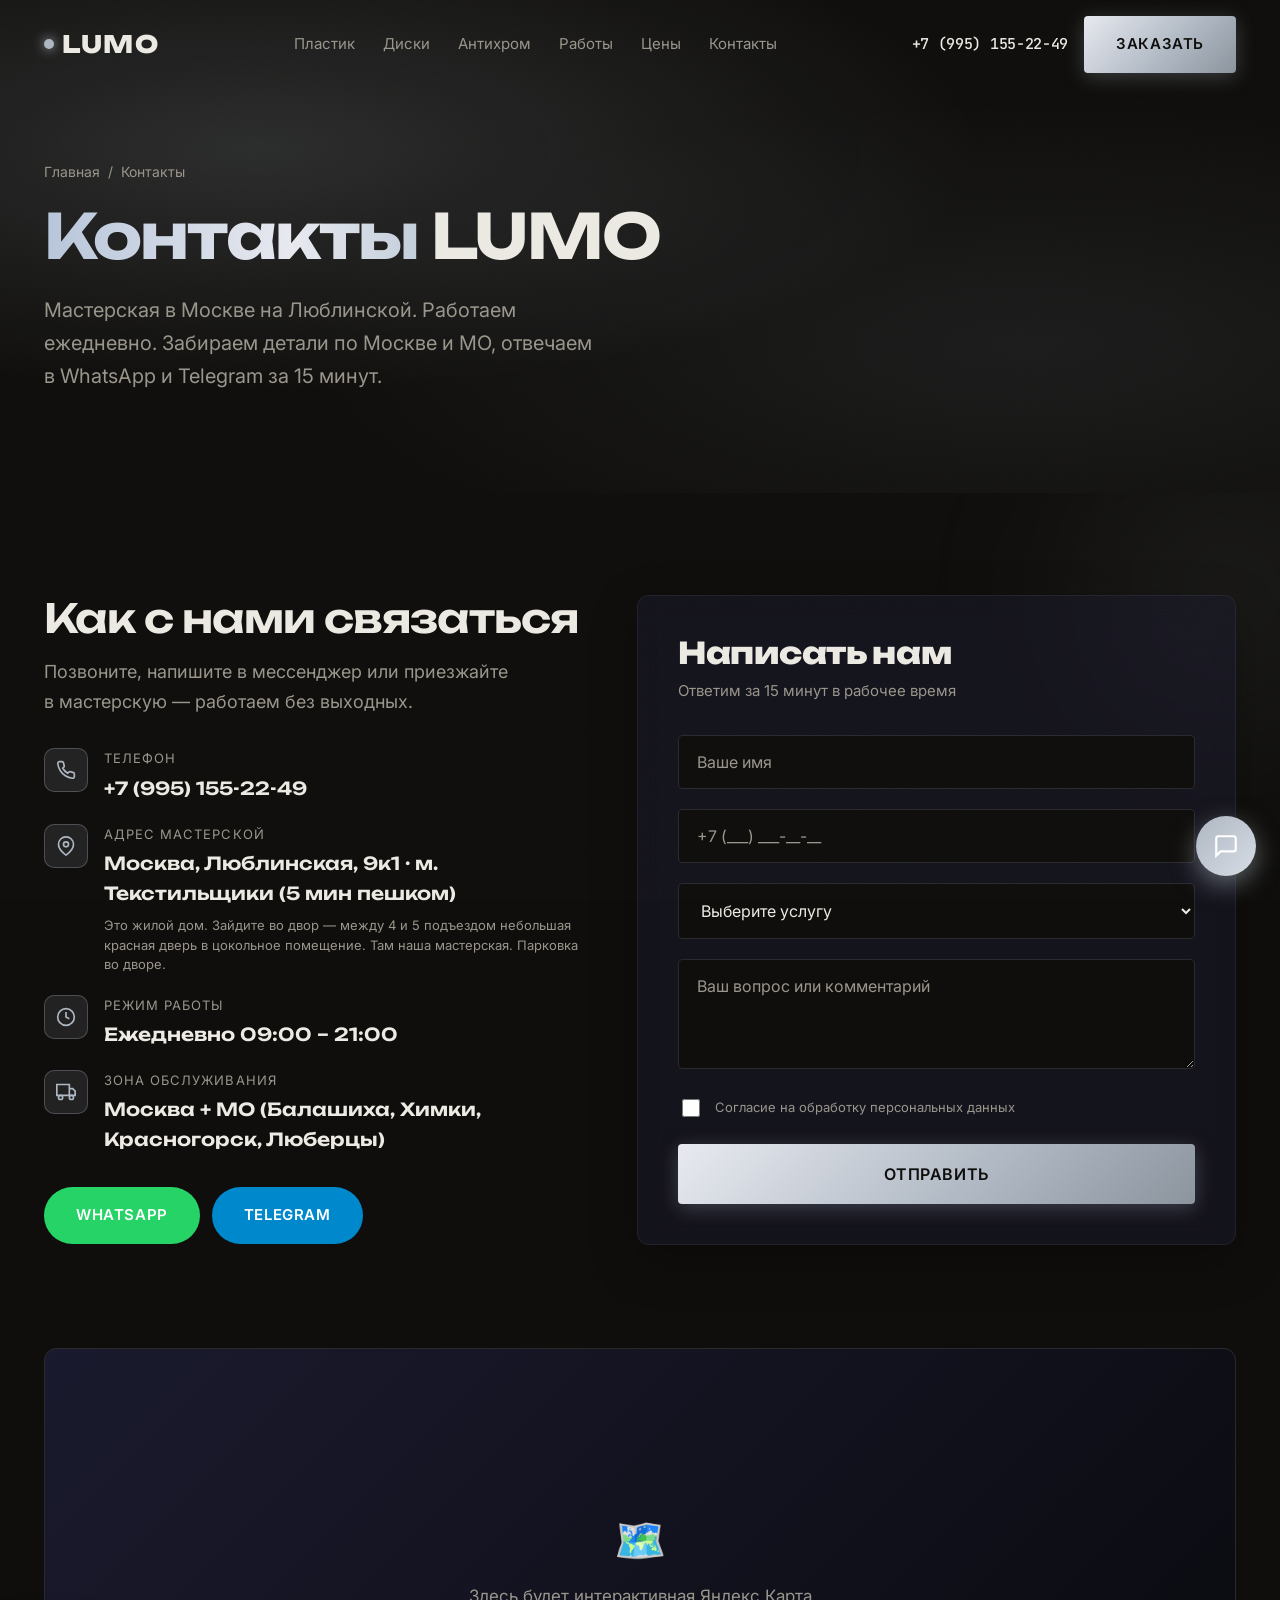
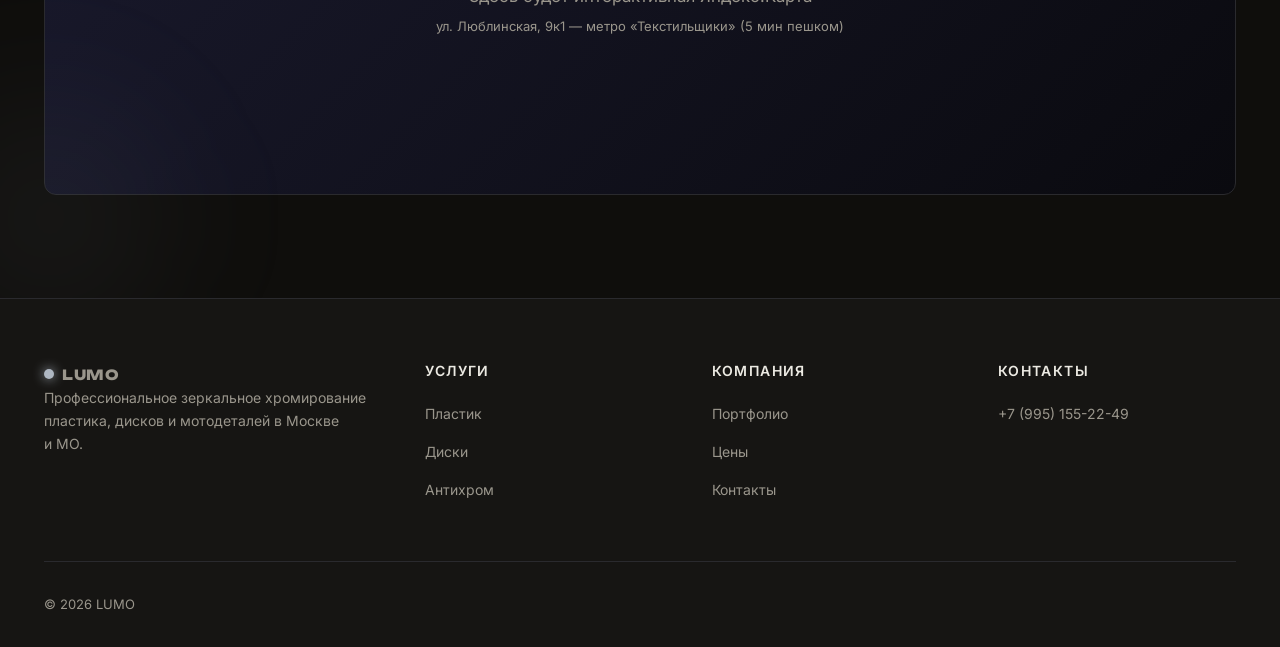
<file: kontakty/index.html>
<!doctype html>
<html lang="ru">
<head>
  <meta charset="utf-8">
  <meta name="viewport" content="width=device-width, initial-scale=1">
  <meta name="theme-color" content="#0F0E0C">
  <title>Контакты — Хромирование LUMO в Москве | Адрес, телефон, режим работы</title>
  <meta name="description" content="Адрес мастерской LUMO в Москве: ул. Люблинская, 9к1. Телефон +7 (995) 155-22-49. Работаем ежедневно 09:00–21:00. WhatsApp, Telegram, доставка по МО.">
  <link rel="canonical" href="https://xn----7sbbfcqscungiichud1a5d.xn--p1ai/kontakty/">
  <link rel="preconnect" href="https://fonts.googleapis.com">
  <link rel="preconnect" href="https://fonts.gstatic.com" crossorigin>
  <link href="https://fonts.googleapis.com/css2?family=Unbounded:wght@400;600;700;800&family=Inter:wght@400;500;600&family=JetBrains+Mono:wght@500;600&display=swap" rel="stylesheet">
  <link rel="icon" href="/favicon.svg" type="image/svg+xml">
  <link rel="stylesheet" href="/css/style.css">
  <link rel="stylesheet" href="/css/components.css">
  <link rel="stylesheet" href="/css/animations.css">
</head>
<body>

<header class="header scrolled">
  <div class="container header__inner">
    <a href="/" class="logo"><span class="logo__dot"></span>LUMO</a>
    <nav class="nav">
      <a href="/hromirovanie-plastika/">Пластик</a><a href="/hromirovanie-diskov/">Диски</a><a href="/antihrom/">Антихром</a><a href="/portfolio/">Работы</a><a href="/ceny/">Цены</a><a href="/kontakty/">Контакты</a>
    </nav>
    <div class="header__cta">
      <a href="tel:+79951552249" class="header__phone">+7 (995) 155-22-49</a>
      <a href="#lead-form" class="btn btn--primary">Заказать</a>
      <button class="burger" aria-label="Меню" aria-expanded="false"><span></span><span></span></button>
    </div>
  </div>
</header>

<section class="hero" style="min-height:auto;padding-top:160px;padding-bottom:60px;">
  <div class="container">
    <div class="reveal" style="max-width:860px;">
      <nav style="color:var(--text-secondary);font-size:14px;margin-bottom:20px;"><a href="/" style="color:var(--text-secondary);">Главная</a> &nbsp;/&nbsp; Контакты</nav>
      <h1><span class="chrome-text">Контакты</span> LUMO</h1>
      <p class="hero__subtitle">Мастерская в Москве на Люблинской. Работаем ежедневно. Забираем детали по Москве и МО, отвечаем в WhatsApp и Telegram за 15 минут.</p>
    </div>
  </div>
</section>

<section>
  <div class="container">
    <div class="contact">
      <div class="contact__info reveal">
        <h2>Как с нами связаться</h2>
        <p>Позвоните, напишите в мессенджер или приезжайте в мастерскую — работаем без выходных.</p>
        <div class="contact__list">
          <div class="contact__item">
            <div class="contact__item-icon"><svg width="20" height="20" viewBox="0 0 24 24" fill="none" stroke="currentColor" stroke-width="2"><path d="M22 16.92v3a2 2 0 01-2.18 2 19.79 19.79 0 01-8.63-3.07 19.5 19.5 0 01-6-6 19.79 19.79 0 01-3.07-8.67A2 2 0 014.11 2h3a2 2 0 012 1.72 12.84 12.84 0 00.7 2.81 2 2 0 01-.45 2.11L8.09 9.91a16 16 0 006 6l1.27-1.27a2 2 0 012.11-.45 12.84 12.84 0 002.81.7A2 2 0 0122 16.92z"/></svg></div>
            <div><div class="contact__item-label">Телефон</div><a href="tel:+79951552249" class="contact__item-value">+7 (995) 155-22-49</a></div>
          </div>
          <div class="contact__item">
            <div class="contact__item-icon"><svg width="20" height="20" viewBox="0 0 24 24" fill="none" stroke="currentColor" stroke-width="2"><path d="M21 10c0 7-9 13-9 13s-9-6-9-13a9 9 0 0118 0z"/><circle cx="12" cy="10" r="3"/></svg></div>
            <div><div class="contact__item-label">Адрес мастерской</div><div class="contact__item-value">Москва, Люблинская, 9к1 · м. Текстильщики (5 мин пешком)</div><div style="color:var(--text-secondary);font-size:13px;margin-top:8px;line-height:1.5;">Это жилой дом. Зайдите во двор — между 4 и 5 подъездом небольшая красная дверь в цокольное помещение. Там наша мастерская. Парковка во дворе.</div></div>
          </div>
          <div class="contact__item">
            <div class="contact__item-icon"><svg width="20" height="20" viewBox="0 0 24 24" fill="none" stroke="currentColor" stroke-width="2"><circle cx="12" cy="12" r="10"/><path d="M12 6v6l4 2"/></svg></div>
            <div><div class="contact__item-label">Режим работы</div><div class="contact__item-value">Ежедневно 09:00 – 21:00</div></div>
          </div>
          <div class="contact__item">
            <div class="contact__item-icon"><svg width="20" height="20" viewBox="0 0 24 24" fill="none" stroke="currentColor" stroke-width="2"><path d="M1 3h15v13H1zM16 8h4l3 3v5h-7z"/><circle cx="5.5" cy="18.5" r="2.5"/><circle cx="18.5" cy="18.5" r="2.5"/></svg></div>
            <div><div class="contact__item-label">Зона обслуживания</div><div class="contact__item-value">Москва + МО (Балашиха, Химки, Красногорск, Люберцы)</div></div>
          </div>
        </div>
        <div style="display:flex;gap:12px;margin-top:32px;flex-wrap:wrap;">
          <a href="https://wa.me/79951552249" class="btn btn--wa">WhatsApp</a>
          <a href="https://t.me/Panin_danil" class="btn btn--tg">Telegram</a>
        </div>
      </div>

      <form class="form reveal" id="lead-form" data-lead>
        <div class="form__fields">
          <h3 class="form__title">Написать нам</h3>
          <p class="form__subtitle">Ответим за 15 минут в рабочее время</p>
          <div class="form-field"><input type="text" name="name" placeholder="Ваше имя" required></div>
          <div class="form-field"><input type="tel" name="phone" placeholder="+7 (___) ___-__-__" required></div>
          <div class="form-field"><select name="service"><option value="">Выберите услугу</option><option>Хромирование пластика</option><option>Хромирование дисков</option><option>Антихром</option><option>Другое</option></select></div>
          <div class="form-field"><textarea name="comment" placeholder="Ваш вопрос или комментарий"></textarea></div>
          <label class="form-agree"><input type="checkbox" required><span>Согласие на обработку персональных данных</span></label>
          <button type="submit" class="btn btn--primary btn--block btn--lg">Отправить</button>
        </div>
        <div class="form__success"><h3>Сообщение отправлено!</h3><p>Свяжемся в течение 15 минут.</p></div>
      </form>
    </div>
  </div>
</section>

<section style="padding-top:0;">
  <div class="container">
    <div class="reveal" style="aspect-ratio:16/6;border-radius:var(--radius);overflow:hidden;border:1px solid var(--border);background:linear-gradient(135deg,#1a1a2e,#0a0a0f);display:flex;align-items:center;justify-content:center;">
      <div style="text-align:center;padding:24px;">
        <div style="font-size:42px;margin-bottom:8px;">🗺️</div>
        <div style="color:var(--text-secondary);">Здесь будет интерактивная Яндекс.Карта</div>
        <div style="color:var(--text-secondary);font-size:13px;margin-top:6px;">ул. Люблинская, 9к1 — метро «Текстильщики» (5 мин пешком)</div>
      </div>
    </div>
  </div>
</section>

<footer class="footer">
  <div class="container">
    <div class="footer__grid">
      <div><a href="/" class="logo"><span class="logo__dot"></span>LUMO</a><p>Профессиональное зеркальное хромирование пластика, дисков и мотодеталей в Москве и МО.</p></div>
      <div><h4>Услуги</h4><ul><li><a href="/hromirovanie-plastika/">Пластик</a></li><li><a href="/hromirovanie-diskov/">Диски</a></li><li><a href="/antihrom/">Антихром</a></li></ul></div>
      <div><h4>Компания</h4><ul><li><a href="/portfolio/">Портфолио</a></li><li><a href="/ceny/">Цены</a></li><li><a href="/kontakty/">Контакты</a></li></ul></div>
      <div><h4>Контакты</h4><ul><li><a href="tel:+79951552249">+7 (995) 155-22-49</a></li></ul></div>
    </div>
    <div class="footer__bottom"><div>© <span data-year>2026</span> LUMO</div></div>
  </div>
</footer>

<div class="messenger">
  <div class="messenger__menu">
    <a class="messenger__btn messenger__btn--wa" href="https://wa.me/79951552249" target="_blank" rel="noopener">WhatsApp</a>
    <a class="messenger__btn messenger__btn--tg" href="https://t.me/Panin_danil" target="_blank" rel="noopener">Telegram</a>
  </div>
  <button class="messenger__toggle" aria-label="Написать"><svg width="26" height="26" viewBox="0 0 24 24" fill="none" stroke="currentColor" stroke-width="2"><path d="M21 15a2 2 0 01-2 2H7l-4 4V5a2 2 0 012-2h14a2 2 0 012 2z"/></svg></button>
</div>

<script src="/js/analytics.js" defer></script>
<script src="/js/main.js" defer></script>
</body>
</html>
</file>
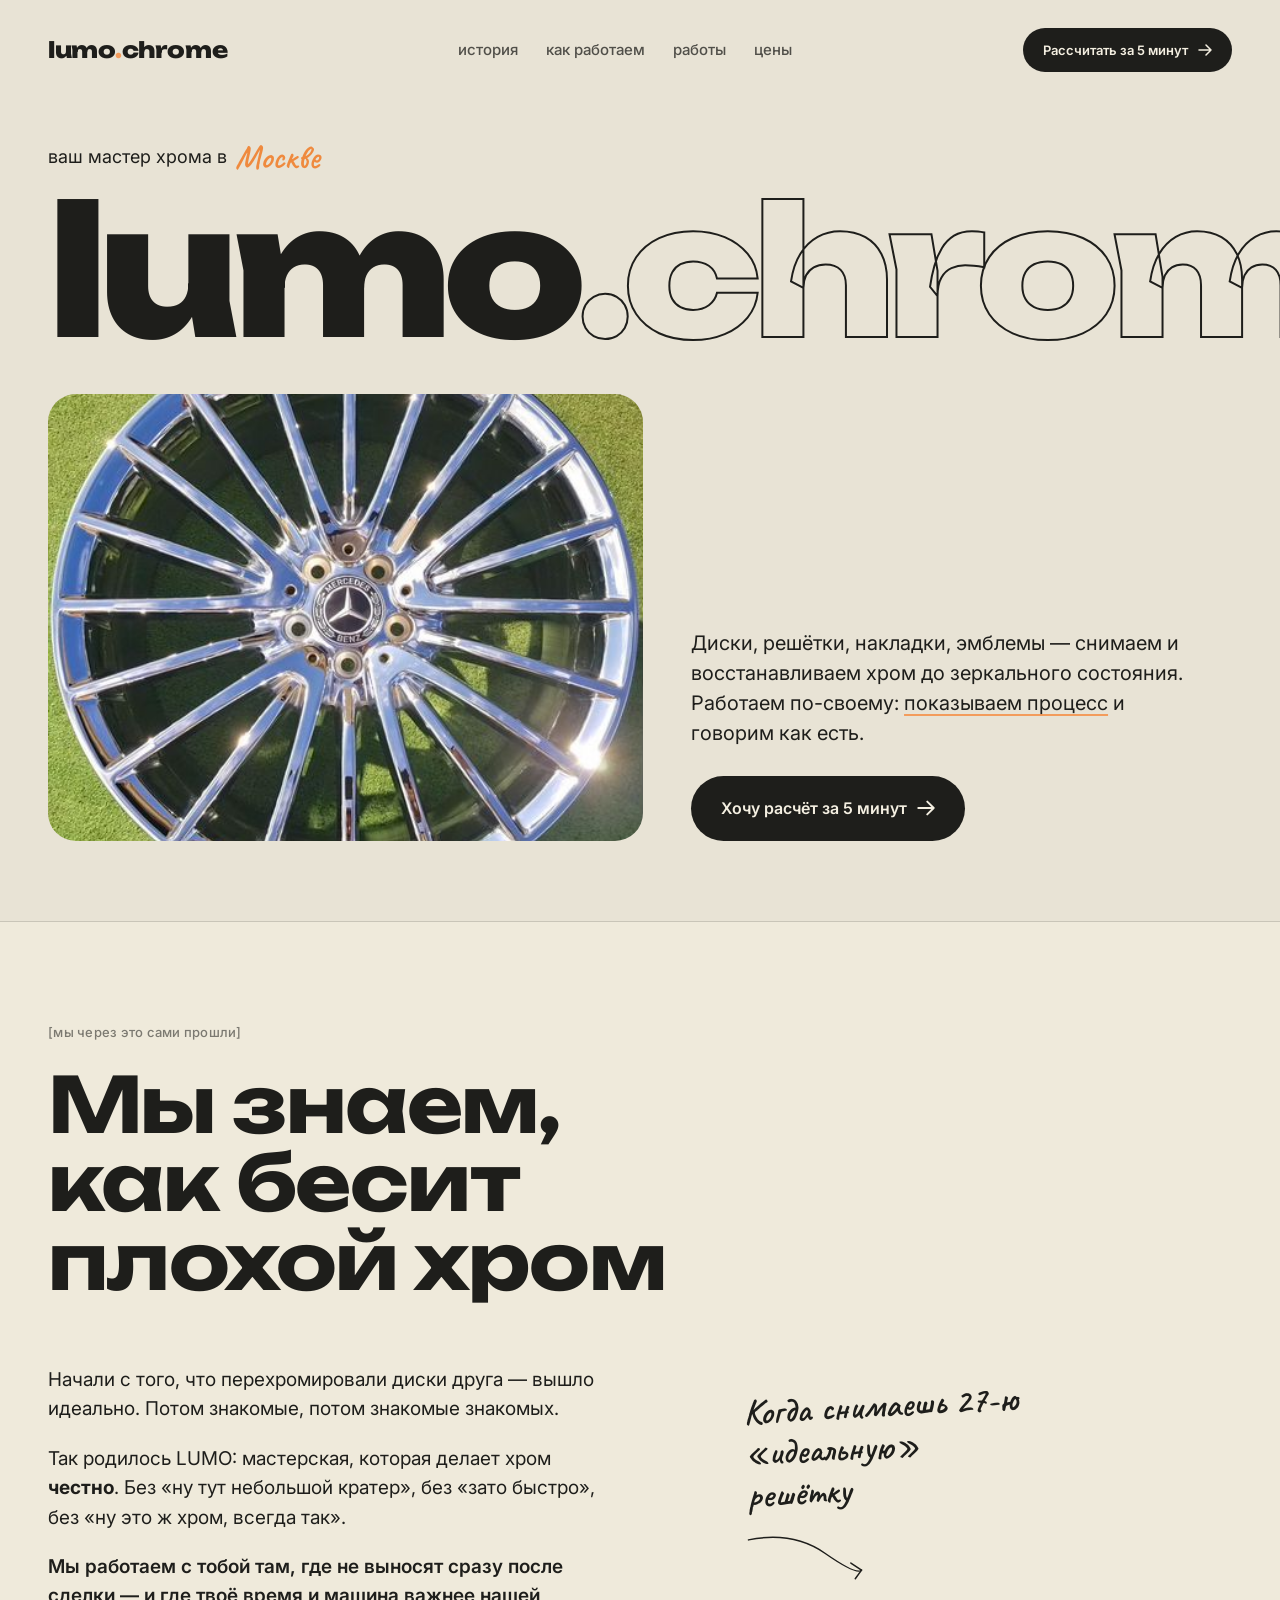
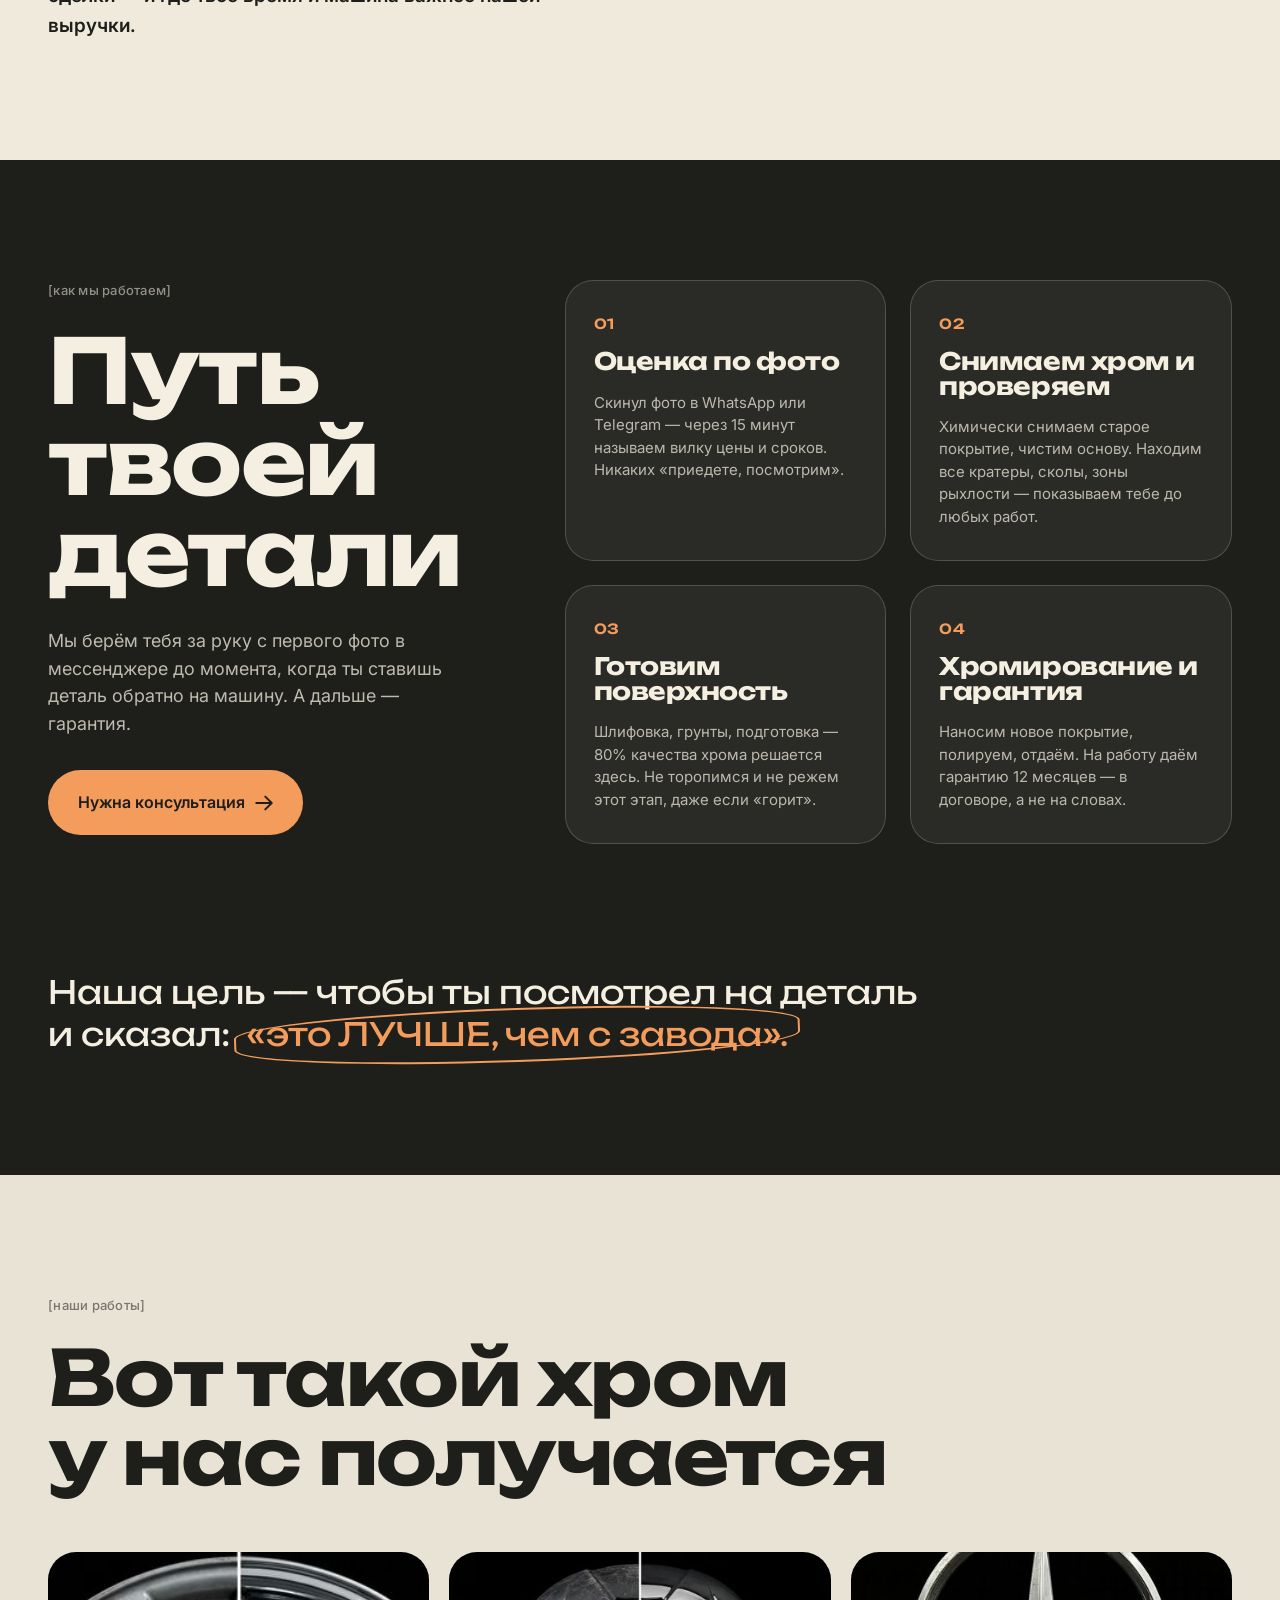
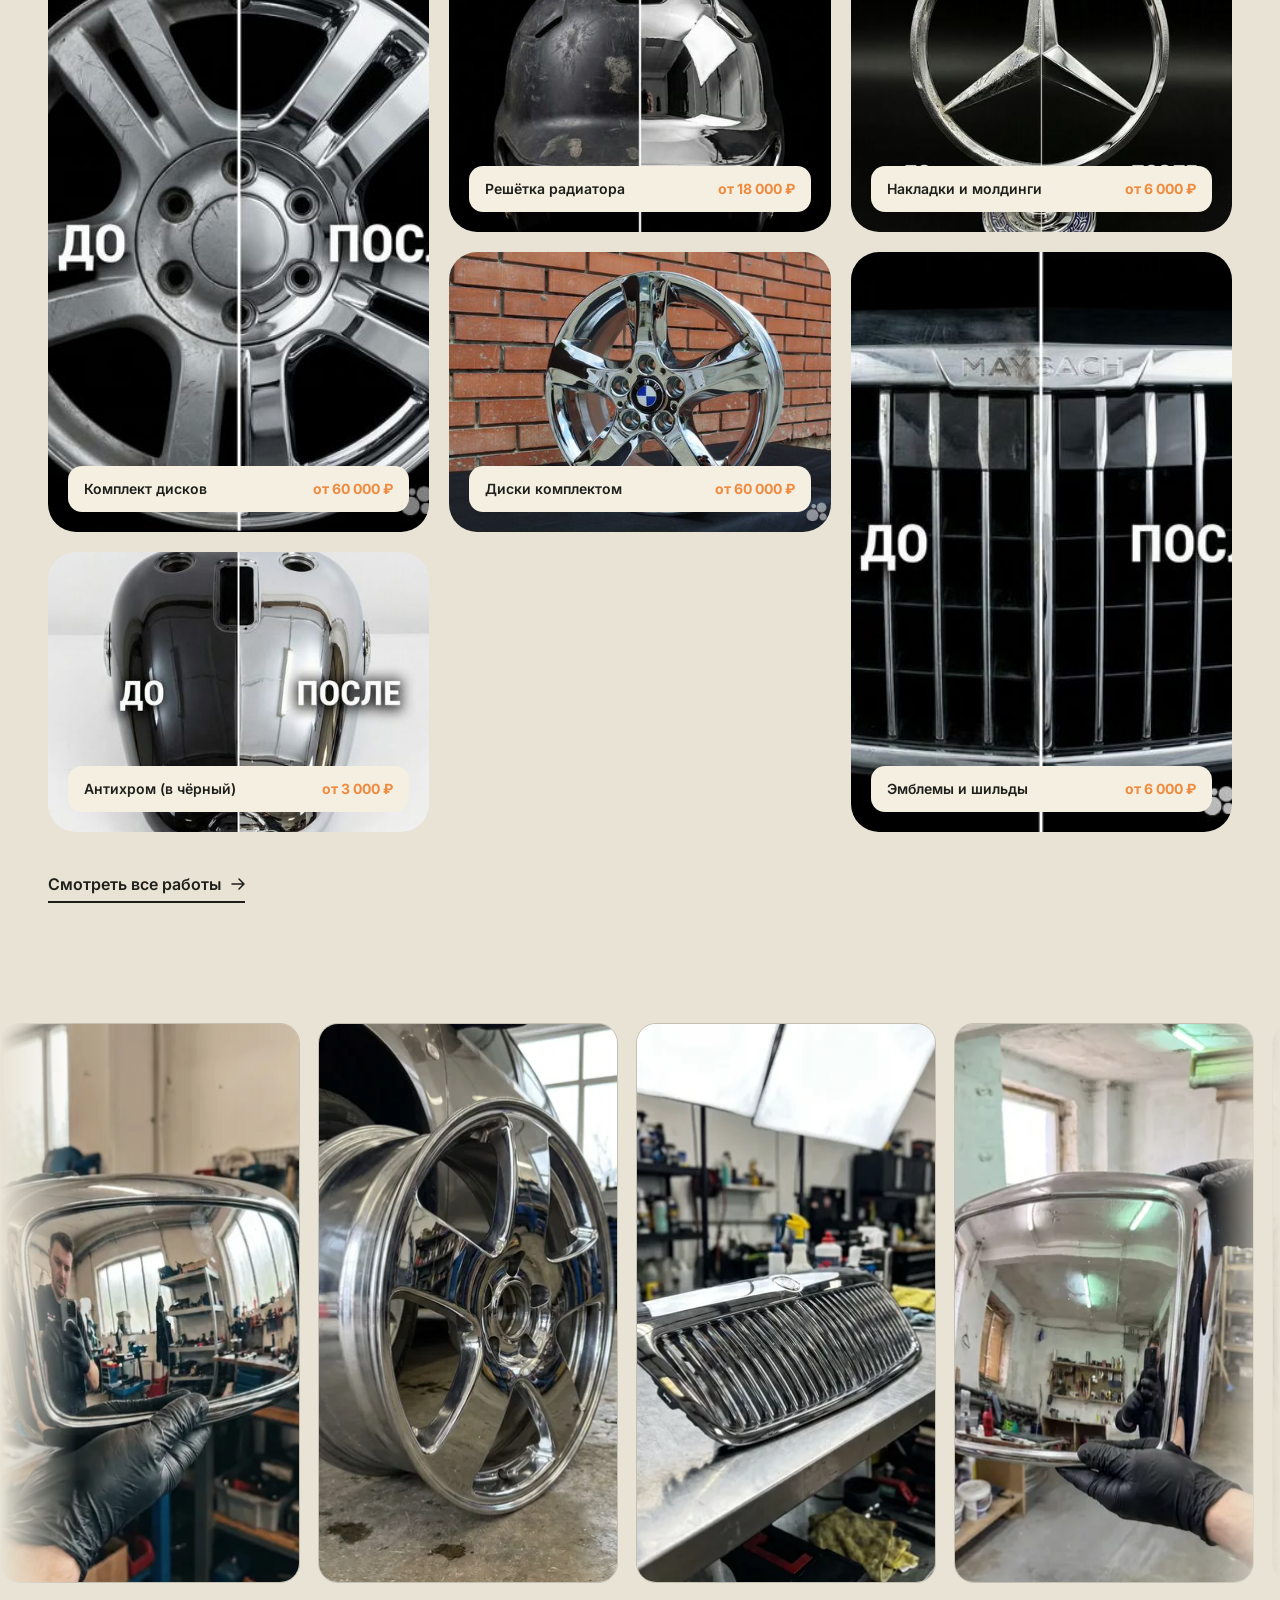
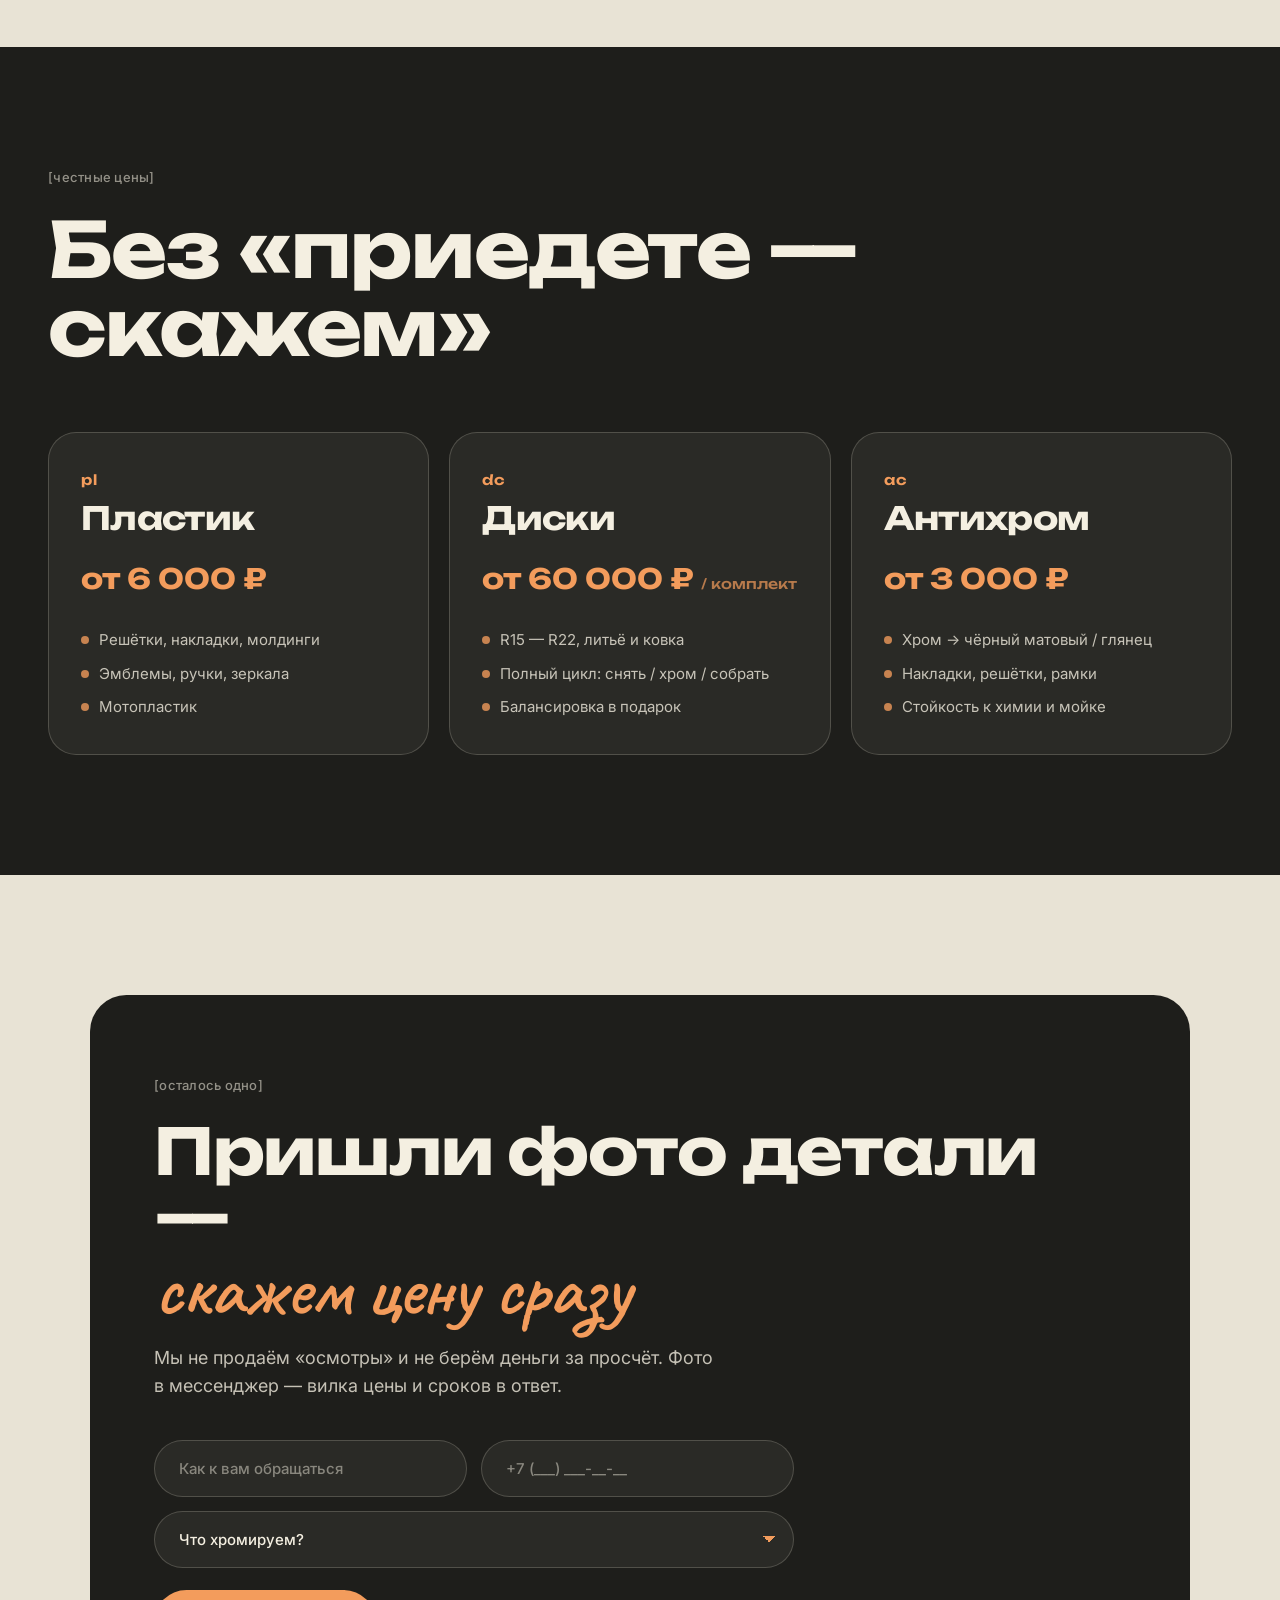
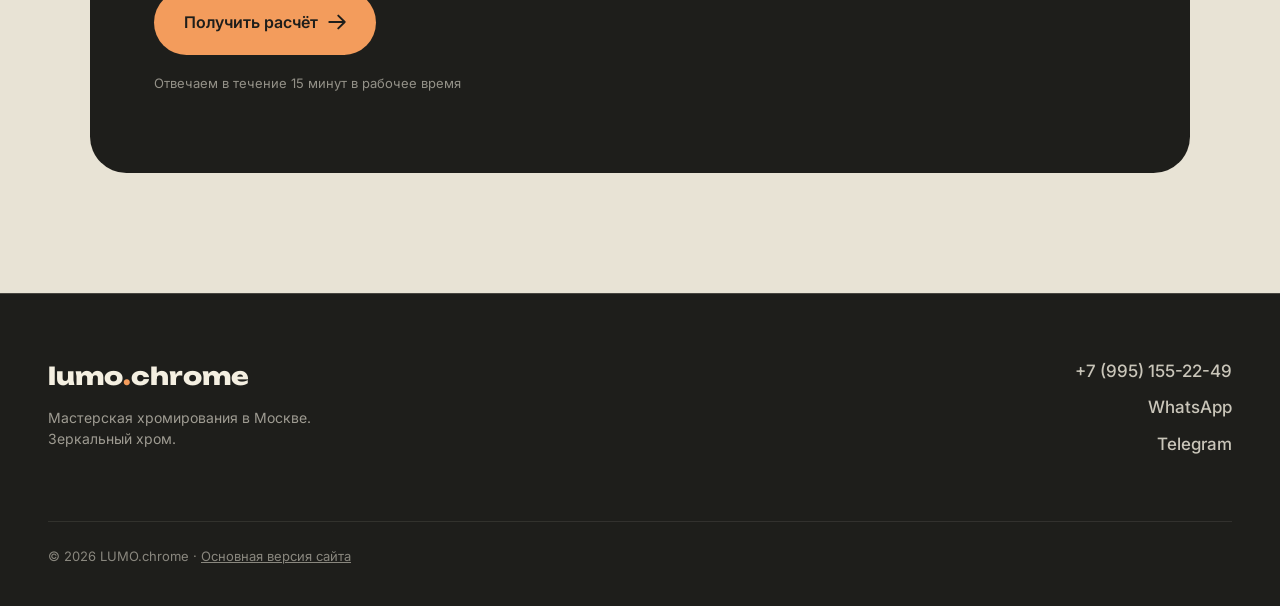
<file: lp/index.html>
<!DOCTYPE html>
<html lang="ru">
<head>
<meta charset="UTF-8">
<meta name="viewport" content="width=device-width, initial-scale=1.0">
<meta name="robots" content="noindex, nofollow">
<title>LUMO — Хромирование в Москве. Честно, аккуратно, с гарантией</title>
<meta name="description" content="Хромирование пластика, дисков и антихром в Москве. Работаем по-своему: показываем процесс, говорим честно о сроках и цене.">
<link rel="preconnect" href="https://fonts.googleapis.com">
<link rel="preconnect" href="https://fonts.gstatic.com" crossorigin>
<link href="https://fonts.googleapis.com/css2?family=Unbounded:wght@400;600;700;800&family=Inter:wght@400;500;600&family=Caveat:wght@400;600&display=swap" rel="stylesheet">
<link rel="icon" href="/favicon.svg" type="image/svg+xml">
<link rel="stylesheet" href="style.css">
</head>
<body>

<!-- ===== HEADER ===== -->
<header class="top">
  <a href="#" class="top__logo">lumo<span class="dot">.</span>chrome</a>
  <nav class="top__nav">
    <a href="#story">история</a>
    <a href="#how">как работаем</a>
    <a href="#works">работы</a>
    <a href="#prices">цены</a>
  </nav>
  <a href="#cta" class="pill pill--sm">
    Рассчитать за 5 минут
    <svg width="14" height="14" viewBox="0 0 14 14" fill="none"><path d="M1 7h12M8 2l5 5-5 5" stroke="currentColor" stroke-width="1.5" stroke-linecap="round" stroke-linejoin="round"/></svg>
  </a>
</header>

<!-- ===== HERO ===== -->
<section class="hero">
  <div class="hero__tag">ваш мастер хрома в <span class="script-accent">Москве</span></div>

  <h1 class="hero__title">
    <span>lumo</span><span class="accent-stroke">.chrome</span>
  </h1>

  <div class="hero__bottom">
    <div class="hero__preview">
      <img src="../images/portfolio/discs-4.jpg" alt="Хромированный диск">
    </div>
    <div class="hero__right">
      <p class="hero__lead">Диски, решётки, накладки, эмблемы — снимаем и восстанавливаем хром до зеркального состояния. Работаем по-своему: <u>показываем процесс</u> и говорим как есть.</p>
      <a href="#cta" class="pill pill--lg">
        Хочу расчёт за 5 минут
        <svg width="18" height="18" viewBox="0 0 14 14" fill="none"><path d="M1 7h12M8 2l5 5-5 5" stroke="currentColor" stroke-width="1.5" stroke-linecap="round" stroke-linejoin="round"/></svg>
      </a>
    </div>
  </div>
</section>

<!-- ===== STORY (light paper) ===== -->
<section class="story" id="story">
  <div class="bracket">[мы через это сами прошли]</div>
  <h2 class="story__title">Мы знаем,<br>как бесит плохой&nbsp;хром</h2>
  <div class="story__grid">
    <div class="story__text">
      <p>Начали с того, что перехромировали диски друга — вышло идеально. Потом знакомые, потом знакомые знакомых.</p>
      <p>Так родилось LUMO: мастерская, которая делает хром <b>честно</b>. Без «ну тут небольшой кратер», без «зато быстро», без «ну это ж хром, всегда так».</p>
      <p class="story__text-strong">Мы работаем с тобой там, где не выносят сразу после сделки — и где твоё время и машина важнее нашей выручки.</p>
    </div>
    <div class="story__script">
      <div class="script-handwritten">
        Когда снимаешь 27-ю
        «идеальную» решётку
      </div>
      <svg class="script-arrow" width="120" height="60" viewBox="0 0 120 60" fill="none">
        <path d="M5 10 Q50 5 80 30 T115 50" stroke="#1e1e1b" stroke-width="1.5" stroke-linecap="round" fill="none"/>
        <path d="M105 42 L115 50 L108 58" stroke="#1e1e1b" stroke-width="1.5" stroke-linecap="round" stroke-linejoin="round" fill="none"/>
      </svg>
    </div>
  </div>
</section>

<!-- ===== HOW IT WORKS ===== -->
<section class="how" id="how">
  <div class="how__left">
    <div class="bracket bracket--dark">[как мы работаем]</div>
    <h2 class="how__title">Путь<br>твоей детали</h2>
    <p class="how__lead">Мы берём тебя за руку с первого фото в мессенджере до момента, когда ты ставишь деталь обратно на машину. А дальше — гарантия.</p>
    <a href="#cta" class="pill pill--lg pill--orange">
      Нужна консультация
      <svg width="18" height="18" viewBox="0 0 14 14" fill="none"><path d="M1 7h12M8 2l5 5-5 5" stroke="currentColor" stroke-width="1.5" stroke-linecap="round" stroke-linejoin="round"/></svg>
    </a>
  </div>
  <div class="how__grid">
    <div class="step">
      <span class="step__num">01</span>
      <h3>Оценка по фото</h3>
      <p>Скинул фото в WhatsApp или Telegram — через 15 минут называем вилку цены и сроков. Никаких «приедете, посмотрим».</p>
    </div>
    <div class="step">
      <span class="step__num">02</span>
      <h3>Снимаем хром и проверяем</h3>
      <p>Химически снимаем старое покрытие, чистим основу. Находим все кратеры, сколы, зоны рыхлости — показываем тебе до любых работ.</p>
    </div>
    <div class="step">
      <span class="step__num">03</span>
      <h3>Готовим поверхность</h3>
      <p>Шлифовка, грунты, подготовка — 80% качества хрома решается здесь. Не торопимся и не режем этот этап, даже если «горит».</p>
    </div>
    <div class="step">
      <span class="step__num">04</span>
      <h3>Хромирование и гарантия</h3>
      <p>Наносим новое покрытие, полируем, отдаём. На работу даём гарантию 12 месяцев — в договоре, а не на словах.</p>
    </div>
  </div>
  <div class="how__quote">
    Наша цель — чтобы ты посмотрел на деталь и сказал: <span class="circled">«это ЛУЧШЕ, чем с завода».</span>
  </div>
</section>

<!-- ===== WORKS ===== -->
<section class="works" id="works">
  <div class="bracket">[наши работы]</div>
  <h2 class="works__title">Вот такой хром<br>у нас получается</h2>
  <div class="works__grid">
    <figure class="work work--tall">
      <img src="../images/portfolio/discs-1.jpg" alt="Хромирование диска R18">
      <figcaption>Комплект дисков<span>от 60 000 ₽</span></figcaption>
    </figure>
    <figure class="work">
      <img src="../images/portfolio/plastic-1.jpg" alt="Хромирование решётки радиатора">
      <figcaption>Решётка радиатора<span>от 18 000 ₽</span></figcaption>
    </figure>
    <figure class="work">
      <img src="../images/portfolio/plastic-3.jpg" alt="Хромирование накладок">
      <figcaption>Накладки и молдинги<span>от 6 000 ₽</span></figcaption>
    </figure>
    <figure class="work">
      <img src="../images/portfolio/discs-3.jpg" alt="Диск кованый">
      <figcaption>Диски комплектом<span>от 60 000 ₽</span></figcaption>
    </figure>
    <figure class="work work--tall">
      <img src="../images/portfolio/plastic-5.jpg" alt="Хромирование эмблем">
      <figcaption>Эмблемы и шильды<span>от 6 000 ₽</span></figcaption>
    </figure>
    <figure class="work">
      <img src="../images/portfolio/plastic-7.jpg" alt="Антихром">
      <figcaption>Антихром (в чёрный)<span>от 3 000 ₽</span></figcaption>
    </figure>
  </div>
  <a href="../portfolio/" class="link-arrow">Смотреть все работы
    <svg width="14" height="14" viewBox="0 0 14 14" fill="none"><path d="M1 7h12M8 2l5 5-5 5" stroke="currentColor" stroke-width="1.5" stroke-linecap="round" stroke-linejoin="round"/></svg>
  </a>
</section>

<!-- ===== MARQUEE ===== -->
<section class="lp-marquee-wrap">
  <div class="lp-marquee" aria-label="Зеркальный хром — примеры">
    <div class="lp-marquee__track">
      <img src="../images/showcase/m1.webp" alt="Зеркальная деталь в руках мастера" loading="lazy" width="560" height="560">
      <img src="../images/showcase/m2.webp" alt="Хромированный диск" loading="lazy" width="560" height="560">
      <img src="../images/showcase/m3.webp" alt="Хромированная решётка" loading="lazy" width="560" height="560">
      <img src="../images/showcase/m4.webp" alt="Зеркальная деталь" loading="lazy" width="560" height="560">
      <img src="../images/showcase/m5.webp" alt="Хромированный диск" loading="lazy" width="560" height="560">
      <img src="../images/showcase/m6.webp" alt="Хромированный диск" loading="lazy" width="560" height="560">
      <img src="../images/showcase/m1.webp" alt="" aria-hidden="true" loading="lazy" width="560" height="560">
      <img src="../images/showcase/m2.webp" alt="" aria-hidden="true" loading="lazy" width="560" height="560">
      <img src="../images/showcase/m3.webp" alt="" aria-hidden="true" loading="lazy" width="560" height="560">
      <img src="../images/showcase/m4.webp" alt="" aria-hidden="true" loading="lazy" width="560" height="560">
      <img src="../images/showcase/m5.webp" alt="" aria-hidden="true" loading="lazy" width="560" height="560">
      <img src="../images/showcase/m6.webp" alt="" aria-hidden="true" loading="lazy" width="560" height="560">
    </div>
  </div>
</section>

<!-- ===== PRICES ===== -->
<section class="prices" id="prices">
  <div class="bracket bracket--dark">[честные цены]</div>
  <h2 class="prices__title">Без «приедете —<br>скажем»</h2>
  <div class="prices__grid">
    <div class="price-card">
      <div class="price-card__num">pl</div>
      <h3>Пластик</h3>
      <div class="price-card__value">от 6 000 ₽</div>
      <ul>
        <li>Решётки, накладки, молдинги</li>
        <li>Эмблемы, ручки, зеркала</li>
        <li>Мотопластик</li>
      </ul>
    </div>
    <div class="price-card">
      <div class="price-card__num">dc</div>
      <h3>Диски</h3>
      <div class="price-card__value">от 60 000 ₽ <small>/ комплект</small></div>
      <ul>
        <li>R15 — R22, литьё и ковка</li>
        <li>Полный цикл: снять / хром / собрать</li>
        <li>Балансировка в подарок</li>
      </ul>
    </div>
    <div class="price-card">
      <div class="price-card__num">ac</div>
      <h3>Антихром</h3>
      <div class="price-card__value">от 3 000 ₽</div>
      <ul>
        <li>Хром → чёрный матовый / глянец</li>
        <li>Накладки, решётки, рамки</li>
        <li>Стойкость к химии и мойке</li>
      </ul>
    </div>
  </div>
</section>

<!-- ===== CTA ===== -->
<section class="cta" id="cta">
  <div class="cta__box">
    <div class="bracket">[осталось одно]</div>
    <h2 class="cta__title">Пришли фото детали —<br><span class="script-accent">скажем цену сразу</span></h2>
    <p class="cta__lead">Мы не продаём «осмотры» и не берём деньги за просчёт. Фото в мессенджер — вилка цены и сроков в ответ.</p>

    <form class="cta__form" id="leadForm">
      <input type="text" name="name" placeholder="Как к вам обращаться" required>
      <input type="tel" name="phone" placeholder="+7 (___) ___-__-__" required>
      <select name="type" required>
        <option value="">Что хромируем?</option>
        <option>Пластик (решётка, накладки…)</option>
        <option>Диски</option>
        <option>Антихром</option>
        <option>Другое</option>
      </select>
      <button type="submit" class="pill pill--lg pill--orange">
        Получить расчёт
        <svg width="18" height="18" viewBox="0 0 14 14" fill="none"><path d="M1 7h12M8 2l5 5-5 5" stroke="currentColor" stroke-width="1.5" stroke-linecap="round" stroke-linejoin="round"/></svg>
      </button>
      <div class="cta__hint">Отвечаем в течение 15 минут в рабочее время</div>
    </form>
  </div>
</section>

<!-- ===== FOOTER ===== -->
<footer class="foot">
  <div class="foot__left">
    <div class="foot__logo">lumo<span class="dot">.</span>chrome</div>
    <div class="foot__small">Мастерская хромирования в Москве. <br>Зеркальный хром.</div>
  </div>
  <div class="foot__contacts">
    <a href="tel:+79951552249">+7 (995) 155-22-49</a>
    <a href="https://wa.me/79951552249">WhatsApp</a>
    <a href="https://t.me/Panin_danil">Telegram</a>
  </div>
  <div class="foot__bottom">
    © 2026 LUMO.chrome · <a href="../">Основная версия сайта</a>
  </div>
</footer>

<script src="app.js"></script>
</body>
</html>
</file>
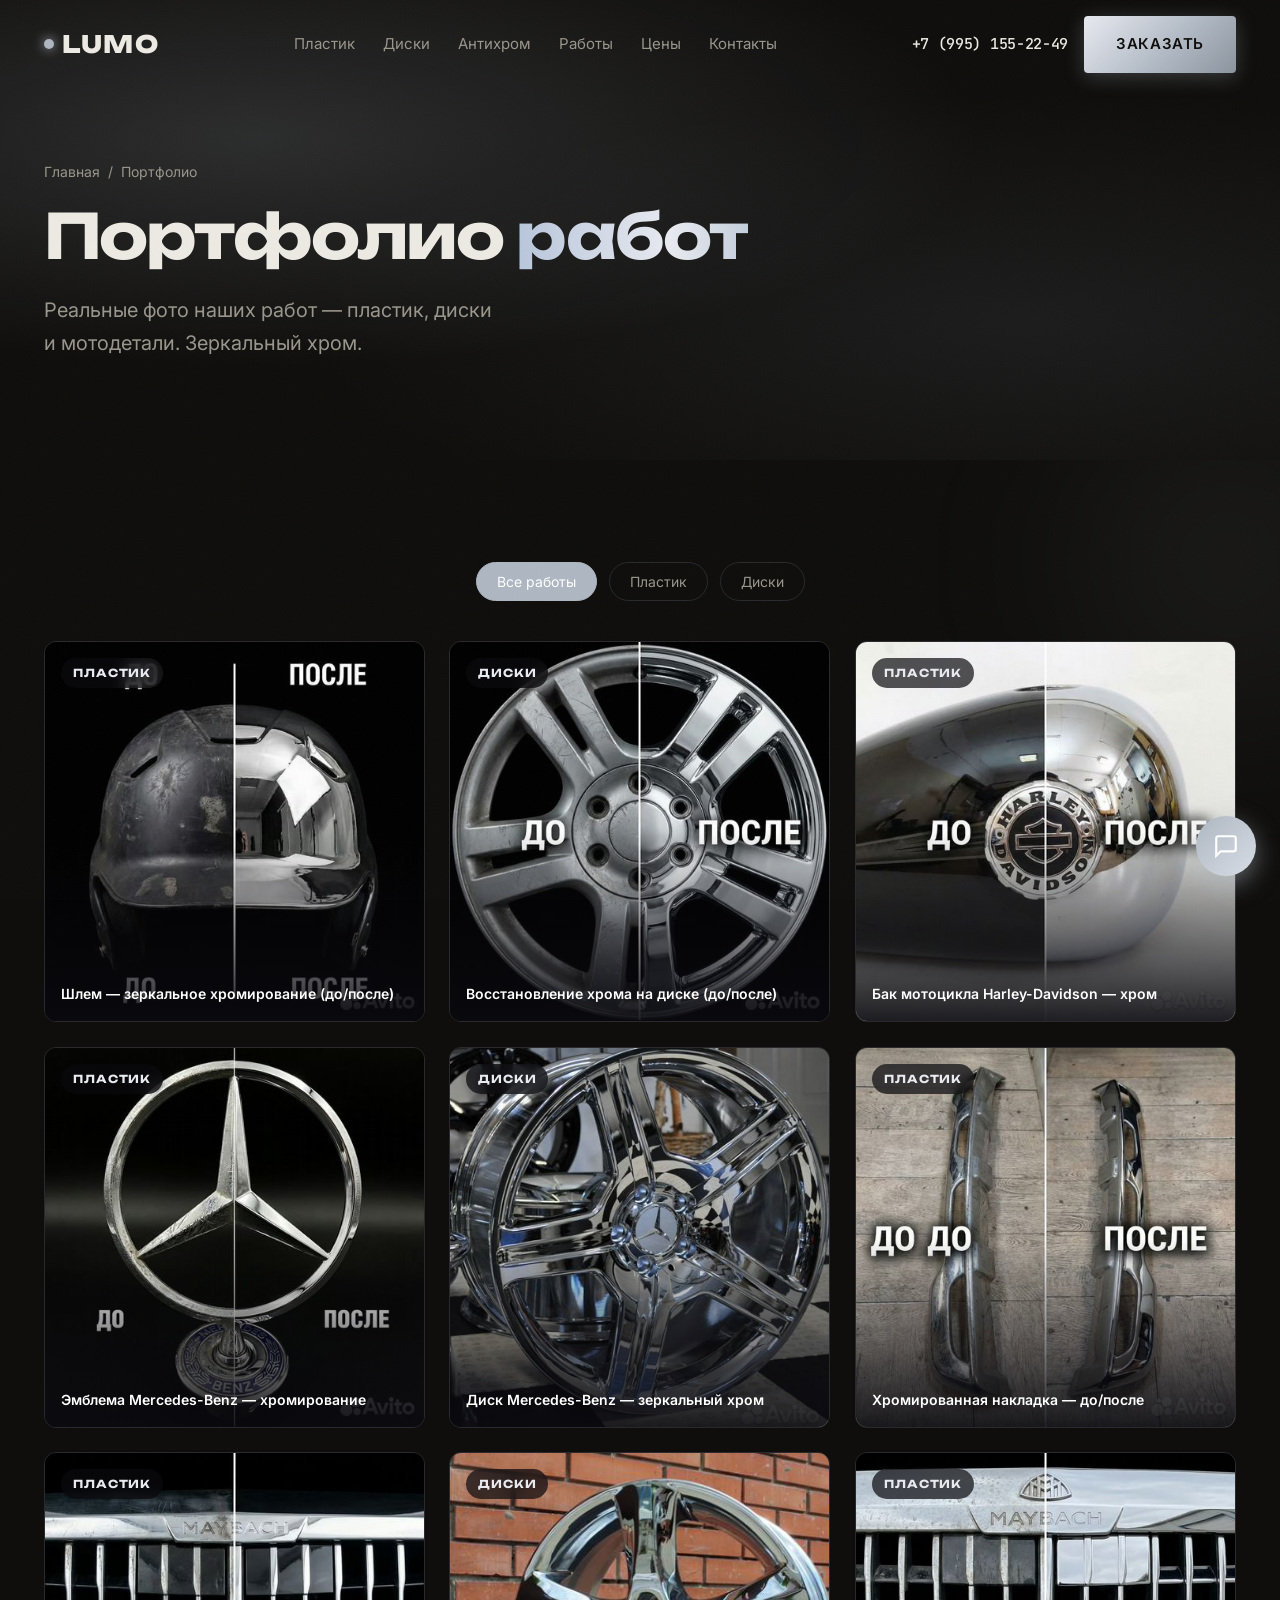
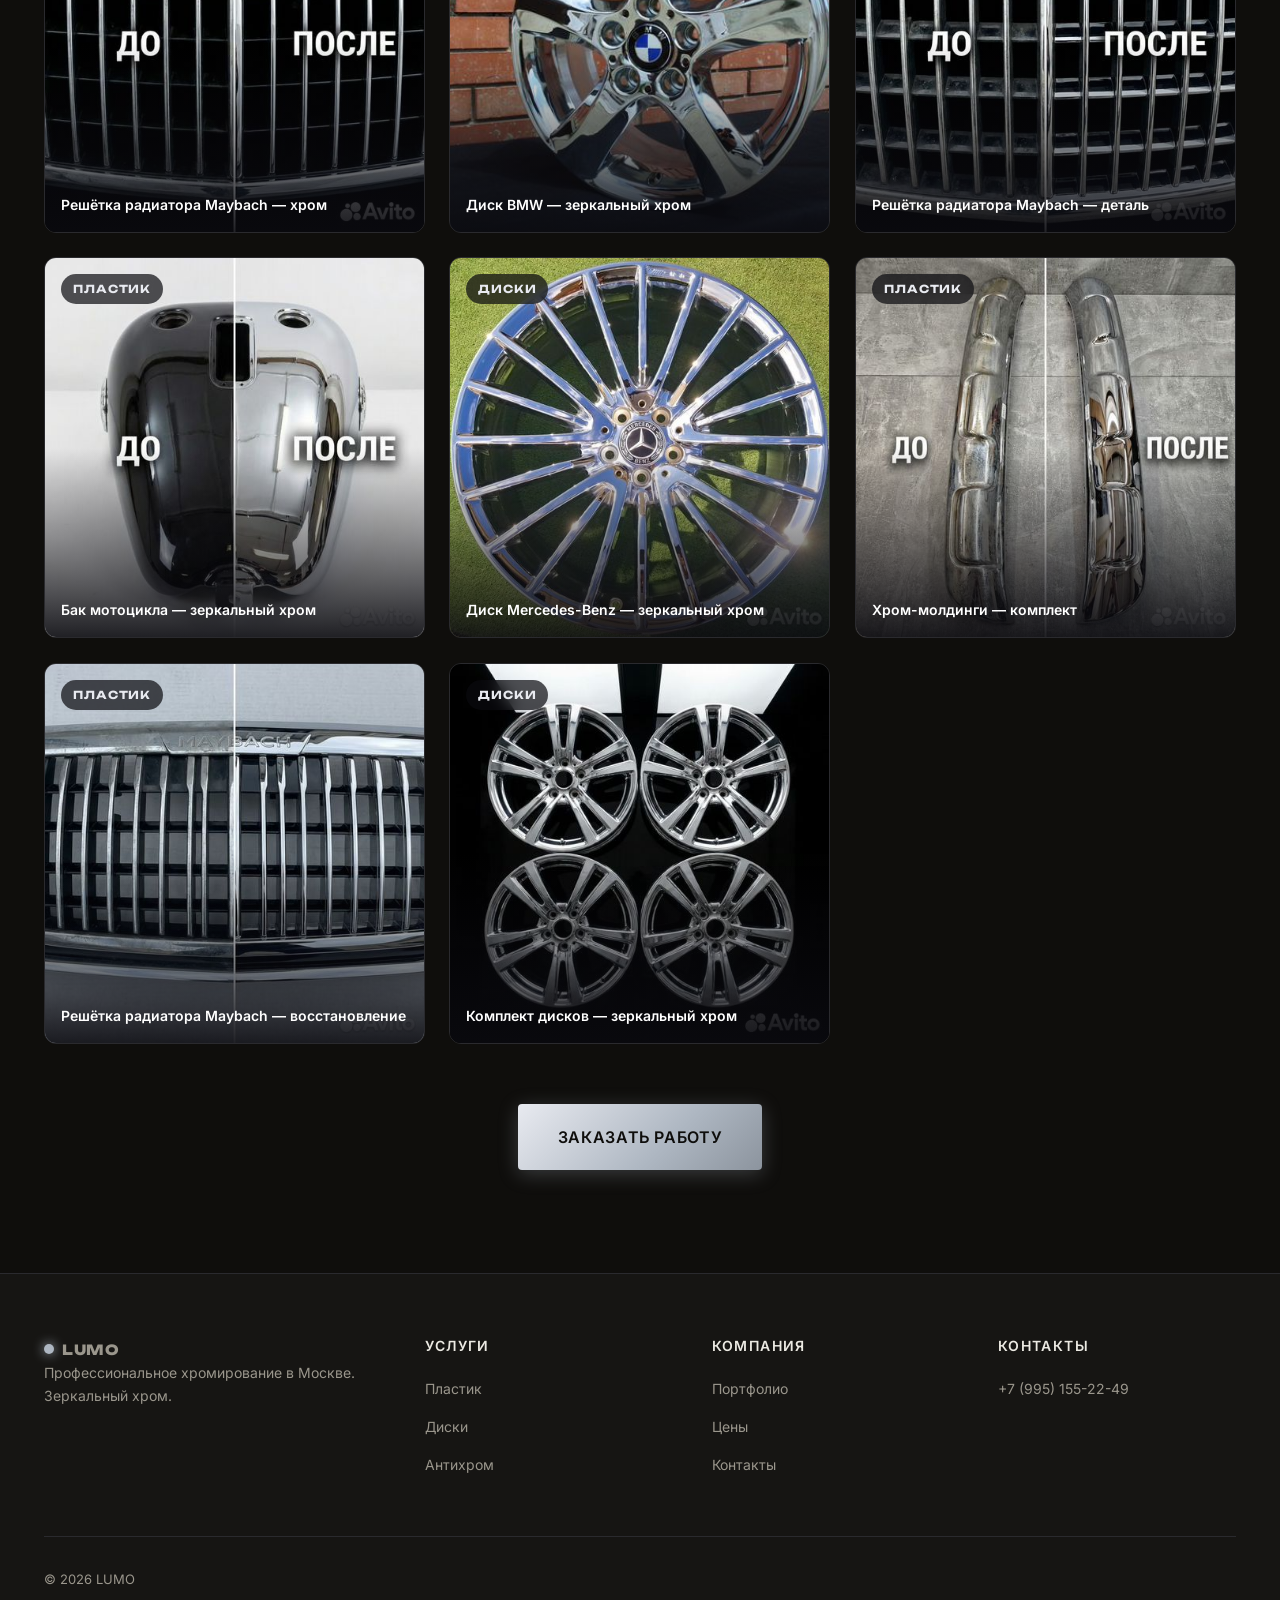
<file: portfolio/index.html>
<!doctype html>
<html lang="ru">
<head>
  <meta charset="utf-8">
  <meta name="viewport" content="width=device-width, initial-scale=1">
  <meta name="theme-color" content="#0F0E0C">
  <title>Портфолио работ — Хромирование в Москве | LUMO</title>
  <meta name="description" content="Галерея работ LUMO: хромирование пластика, дисков, антихром. Реальные фото наших работ — пластик, диски и мотодетали. Зеркальный хром.">
  <link rel="canonical" href="https://xn----7sbbfcqscungiichud1a5d.xn--p1ai/portfolio/">
  <link rel="preconnect" href="https://fonts.googleapis.com">
  <link rel="preconnect" href="https://fonts.gstatic.com" crossorigin>
  <link href="https://fonts.googleapis.com/css2?family=Unbounded:wght@400;600;700;800&family=Inter:wght@400;500;600&family=JetBrains+Mono:wght@500;600&display=swap" rel="stylesheet">
  <link rel="icon" href="/favicon.svg" type="image/svg+xml">
  <link rel="stylesheet" href="/css/style.css">
  <link rel="stylesheet" href="/css/components.css">
  <link rel="stylesheet" href="/css/animations.css">
</head>
<body>

<header class="header scrolled">
  <div class="container header__inner">
    <a href="/" class="logo"><span class="logo__dot"></span>LUMO</a>
    <nav class="nav">
      <a href="/hromirovanie-plastika/">Пластик</a><a href="/hromirovanie-diskov/">Диски</a><a href="/antihrom/">Антихром</a><a href="/portfolio/">Работы</a><a href="/ceny/">Цены</a><a href="/kontakty/">Контакты</a>
    </nav>
    <div class="header__cta">
      <a href="tel:+79951552249" class="header__phone">+7 (995) 155-22-49</a>
      <a href="/#lead-form" class="btn btn--primary">Заказать</a>
      <button class="burger" aria-label="Меню" aria-expanded="false"><span></span><span></span></button>
    </div>
  </div>
</header>

<section class="hero" style="min-height:auto;padding-top:160px;padding-bottom:60px;">
  <div class="container">
    <div class="reveal" style="max-width:860px;">
      <nav style="color:var(--text-secondary);font-size:14px;margin-bottom:20px;"><a href="/" style="color:var(--text-secondary);">Главная</a> &nbsp;/&nbsp; Портфолио</nav>
      <h1>Портфолио <span class="chrome-text">работ</span></h1>
      <p class="hero__subtitle">Реальные фото наших работ — пластик, диски и мотодетали. Зеркальный хром.</p>
    </div>
  </div>
</section>

<section class="portfolio">
  <div class="container">
    <div class="portfolio__filters reveal">
      <button class="filter-btn active" data-filter="all">Все работы</button>
      <button class="filter-btn" data-filter="plastic">Пластик</button>
      <button class="filter-btn" data-filter="discs">Диски</button>
    </div>
    <div class="portfolio__grid">
      <div class="portfolio-item reveal" data-category="plastic"><img src="/images/portfolio/plastic-1.jpg" alt="Хромирование шлема — работа LUMO" width="600" height="600" loading="lazy"><span class="portfolio-item__tag">Пластик</span><div class="portfolio-item__caption">Шлем — зеркальное хромирование (до/после)</div></div>
      <div class="portfolio-item reveal" data-category="discs" data-delay="1"><img src="/images/portfolio/discs-1.jpg" alt="Хромирование диска — работа LUMO" width="600" height="600" loading="lazy"><span class="portfolio-item__tag">Диски</span><div class="portfolio-item__caption">Восстановление хрома на диске (до/после)</div></div>
      <div class="portfolio-item reveal" data-category="plastic" data-delay="2"><img src="/images/portfolio/plastic-2.jpg" alt="Хромирование бака мотоцикла — работа LUMO" width="600" height="600" loading="lazy"><span class="portfolio-item__tag">Пластик</span><div class="portfolio-item__caption">Бак мотоцикла Harley-Davidson — хром</div></div>
      <div class="portfolio-item reveal" data-category="plastic"><img src="/images/portfolio/plastic-3.jpg" alt="Хромирование эмблемы Mercedes-Benz — работа LUMO" width="600" height="600" loading="lazy"><span class="portfolio-item__tag">Пластик</span><div class="portfolio-item__caption">Эмблема Mercedes-Benz — хромирование</div></div>
      <div class="portfolio-item reveal" data-category="discs" data-delay="1"><img src="/images/portfolio/discs-2.jpg" alt="Хромирование диска Mercedes — работа LUMO" width="600" height="600" loading="lazy"><span class="portfolio-item__tag">Диски</span><div class="portfolio-item__caption">Диск Mercedes-Benz — зеркальный хром</div></div>
      <div class="portfolio-item reveal" data-category="plastic" data-delay="2"><img src="/images/portfolio/plastic-4.jpg" alt="Хромирование накладки — работа LUMO" width="600" height="600" loading="lazy"><span class="portfolio-item__tag">Пластик</span><div class="portfolio-item__caption">Хромированная накладка — до/после</div></div>
      <div class="portfolio-item reveal" data-category="plastic"><img src="/images/portfolio/plastic-5.jpg" alt="Хромирование решётки радиатора Maybach — работа LUMO" width="600" height="600" loading="lazy"><span class="portfolio-item__tag">Пластик</span><div class="portfolio-item__caption">Решётка радиатора Maybach — хром</div></div>
      <div class="portfolio-item reveal" data-category="discs" data-delay="1"><img src="/images/portfolio/discs-3.jpg" alt="Хромирование диска BMW — работа LUMO" width="600" height="600" loading="lazy"><span class="portfolio-item__tag">Диски</span><div class="portfolio-item__caption">Диск BMW — зеркальный хром</div></div>
      <div class="portfolio-item reveal" data-category="plastic" data-delay="2"><img src="/images/portfolio/plastic-6.jpg" alt="Хромирование решётки радиатора — работа LUMO" width="600" height="600" loading="lazy"><span class="portfolio-item__tag">Пластик</span><div class="portfolio-item__caption">Решётка радиатора Maybach — деталь</div></div>
      <div class="portfolio-item reveal" data-category="plastic"><img src="/images/portfolio/plastic-7.jpg" alt="Хромирование бака мотоцикла — работа LUMO" width="600" height="600" loading="lazy"><span class="portfolio-item__tag">Пластик</span><div class="portfolio-item__caption">Бак мотоцикла — зеркальный хром</div></div>
      <div class="portfolio-item reveal" data-category="discs" data-delay="1"><img src="/images/portfolio/discs-4.jpg" alt="Хромирование диска Mercedes — работа LUMO" width="600" height="600" loading="lazy"><span class="portfolio-item__tag">Диски</span><div class="portfolio-item__caption">Диск Mercedes-Benz — зеркальный хром</div></div>
      <div class="portfolio-item reveal" data-category="plastic" data-delay="2"><img src="/images/portfolio/plastic-8.jpg" alt="Хромирование молдингов — работа LUMO" width="600" height="600" loading="lazy"><span class="portfolio-item__tag">Пластик</span><div class="portfolio-item__caption">Хром-молдинги — комплект</div></div>
      <div class="portfolio-item reveal" data-category="plastic"><img src="/images/portfolio/plastic-9.jpg" alt="Хромирование решётки радиатора — работа LUMO" width="600" height="600" loading="lazy"><span class="portfolio-item__tag">Пластик</span><div class="portfolio-item__caption">Решётка радиатора Maybach — восстановление</div></div>
      <div class="portfolio-item reveal" data-category="discs" data-delay="1"><img src="/images/portfolio/discs-5.jpg" alt="Хромирование комплекта дисков — работа LUMO" width="600" height="600" loading="lazy"><span class="portfolio-item__tag">Диски</span><div class="portfolio-item__caption">Комплект дисков — зеркальный хром</div></div>
    </div>
    <div style="text-align:center;margin-top:60px;" class="reveal">
      <a href="/#lead-form" class="btn btn--primary btn--lg">Заказать работу</a>
    </div>
  </div>
</section>

<footer class="footer">
  <div class="container">
    <div class="footer__grid">
      <div><a href="/" class="logo"><span class="logo__dot"></span>LUMO</a><p>Профессиональное хромирование в Москве. Зеркальный хром.</p></div>
      <div><h4>Услуги</h4><ul><li><a href="/hromirovanie-plastika/">Пластик</a></li><li><a href="/hromirovanie-diskov/">Диски</a></li><li><a href="/antihrom/">Антихром</a></li></ul></div>
      <div><h4>Компания</h4><ul><li><a href="/portfolio/">Портфолио</a></li><li><a href="/ceny/">Цены</a></li><li><a href="/kontakty/">Контакты</a></li></ul></div>
      <div><h4>Контакты</h4><ul><li><a href="tel:+79951552249">+7 (995) 155-22-49</a></li></ul></div>
    </div>
    <div class="footer__bottom"><div>© <span data-year>2026</span> LUMO</div></div>
  </div>
</footer>

<div class="messenger">
  <div class="messenger__menu">
    <a class="messenger__btn messenger__btn--wa" href="https://wa.me/79951552249" target="_blank" rel="noopener">WhatsApp</a>
    <a class="messenger__btn messenger__btn--tg" href="https://t.me/Panin_danil" target="_blank" rel="noopener">Telegram</a>
  </div>
  <button class="messenger__toggle" aria-label="Написать"><svg width="26" height="26" viewBox="0 0 24 24" fill="none" stroke="currentColor" stroke-width="2"><path d="M21 15a2 2 0 01-2 2H7l-4 4V5a2 2 0 012-2h14a2 2 0 012 2z"/></svg></button>
</div>

<script src="/js/analytics.js" defer></script>
<script src="/js/main.js" defer></script>
<script src="/js/gallery.js" defer></script>
</body>
</html>
</file>
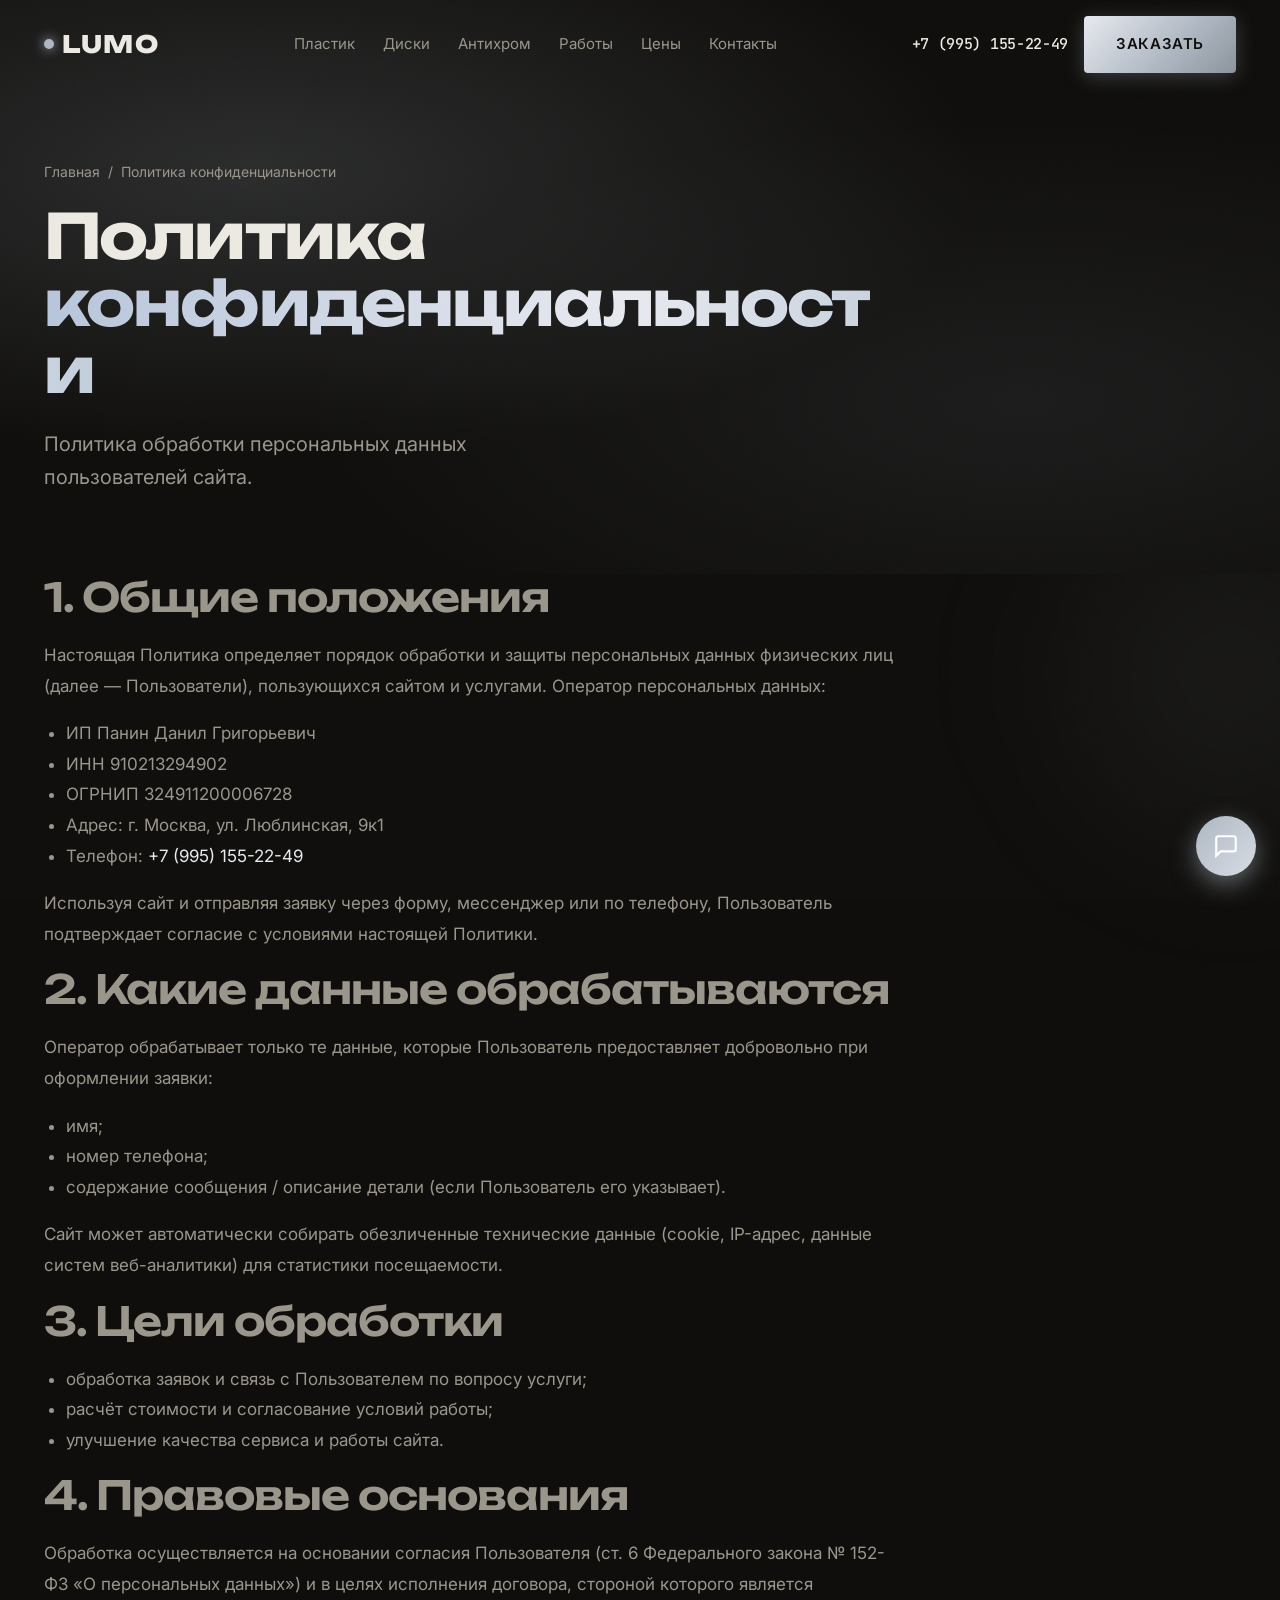
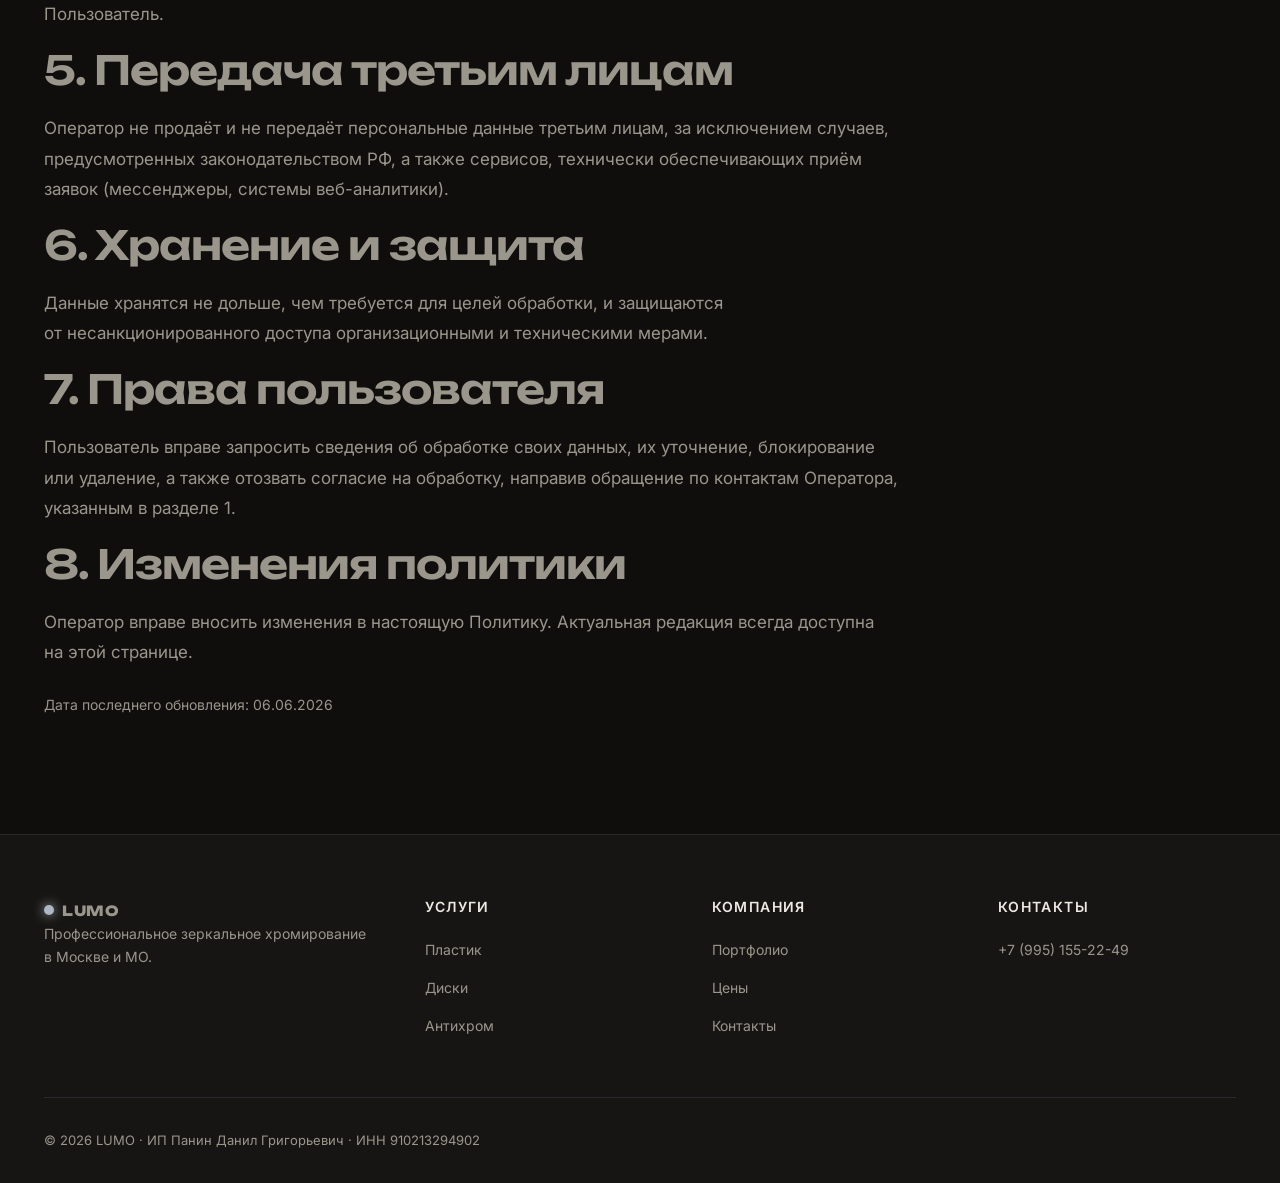
<file: privacy/index.html>
<!doctype html>
<html lang="ru">
<head>
  <meta charset="utf-8">
  <meta name="viewport" content="width=device-width, initial-scale=1">
  <meta name="theme-color" content="#0F0E0C">
  <title>Политика конфиденциальности | LUMO — Хромирование в Москве</title>
  <meta name="description" content="Политика обработки персональных данных мастерской LUMO (ИП Панин Данил Григорьевич).">
  <meta name="robots" content="noindex, follow">
  <link rel="canonical" href="https://xn----7sbbfcqscungiichud1a5d.xn--p1ai/privacy/">
  <link rel="preconnect" href="https://fonts.googleapis.com">
  <link rel="preconnect" href="https://fonts.gstatic.com" crossorigin>
  <link href="https://fonts.googleapis.com/css2?family=Unbounded:wght@400;600;700;800&family=Inter:wght@400;500;600&family=JetBrains+Mono:wght@500;600&display=swap" rel="stylesheet">
  <link rel="icon" href="/favicon.svg" type="image/svg+xml">
  <link rel="stylesheet" href="/css/style.css">
  <link rel="stylesheet" href="/css/components.css">
  <link rel="stylesheet" href="/css/animations.css">
</head>
<body>

<header class="header scrolled">
  <div class="container header__inner">
    <a href="/" class="logo"><span class="logo__dot"></span>LUMO</a>
    <nav class="nav">
      <a href="/hromirovanie-plastika/">Пластик</a><a href="/hromirovanie-diskov/">Диски</a><a href="/antihrom/">Антихром</a><a href="/portfolio/">Работы</a><a href="/ceny/">Цены</a><a href="/kontakty/">Контакты</a>
    </nav>
    <div class="header__cta">
      <a href="tel:+79951552249" class="header__phone">+7 (995) 155-22-49</a>
      <a href="/#lead-form" class="btn btn--primary">Заказать</a>
      <button class="burger" aria-label="Меню" aria-expanded="false"><span></span><span></span></button>
    </div>
  </div>
</header>

<section class="hero" style="min-height:auto;padding-top:160px;padding-bottom:40px;">
  <div class="container">
    <div class="reveal" style="max-width:860px;">
      <nav style="color:var(--text-secondary);font-size:14px;margin-bottom:20px;"><a href="/" style="color:var(--text-secondary);">Главная</a> &nbsp;/&nbsp; Политика конфиденциальности</nav>
      <h1>Политика <span class="chrome-text">конфиденциальности</span></h1>
      <p class="hero__subtitle">Политика обработки персональных данных пользователей сайта.</p>
    </div>
  </div>
</section>

<section style="padding-top:0;">
  <div class="container">
    <div class="reveal" style="max-width:860px;color:var(--text-secondary);line-height:1.8;">

      <h2>1. Общие положения</h2>
      <p>Настоящая Политика определяет порядок обработки и защиты персональных данных физических лиц (далее — Пользователи), пользующихся сайтом и услугами. Оператор персональных данных:</p>
      <ul style="list-style:disc;padding-left:22px;margin:0 0 1em;">
        <li>ИП Панин Данил Григорьевич</li>
        <li>ИНН 910213294902</li>
        <li>ОГРНИП 324911200006728</li>
        <li>Адрес: г. Москва, ул. Люблинская, 9к1</li>
        <li>Телефон: <a href="tel:+79951552249" style="color:var(--chrome-2);">+7 (995) 155-22-49</a></li>
      </ul>
      <p>Используя сайт и отправляя заявку через форму, мессенджер или по телефону, Пользователь подтверждает согласие с условиями настоящей Политики.</p>

      <h2>2. Какие данные обрабатываются</h2>
      <p>Оператор обрабатывает только те данные, которые Пользователь предоставляет добровольно при оформлении заявки:</p>
      <ul style="list-style:disc;padding-left:22px;margin:0 0 1em;">
        <li>имя;</li>
        <li>номер телефона;</li>
        <li>содержание сообщения / описание детали (если Пользователь его указывает).</li>
      </ul>
      <p>Сайт может автоматически собирать обезличенные технические данные (cookie, IP-адрес, данные систем веб-аналитики) для статистики посещаемости.</p>

      <h2>3. Цели обработки</h2>
      <ul style="list-style:disc;padding-left:22px;margin:0 0 1em;">
        <li>обработка заявок и связь с Пользователем по вопросу услуги;</li>
        <li>расчёт стоимости и согласование условий работы;</li>
        <li>улучшение качества сервиса и работы сайта.</li>
      </ul>

      <h2>4. Правовые основания</h2>
      <p>Обработка осуществляется на основании согласия Пользователя (ст. 6 Федерального закона № 152-ФЗ «О персональных данных») и в целях исполнения договора, стороной которого является Пользователь.</p>

      <h2>5. Передача третьим лицам</h2>
      <p>Оператор не продаёт и не передаёт персональные данные третьим лицам, за исключением случаев, предусмотренных законодательством РФ, а также сервисов, технически обеспечивающих приём заявок (мессенджеры, системы веб-аналитики).</p>

      <h2>6. Хранение и защита</h2>
      <p>Данные хранятся не дольше, чем требуется для целей обработки, и защищаются от несанкционированного доступа организационными и техническими мерами.</p>

      <h2>7. Права пользователя</h2>
      <p>Пользователь вправе запросить сведения об обработке своих данных, их уточнение, блокирование или удаление, а также отозвать согласие на обработку, направив обращение по контактам Оператора, указанным в разделе 1.</p>

      <h2>8. Изменения политики</h2>
      <p>Оператор вправе вносить изменения в настоящую Политику. Актуальная редакция всегда доступна на этой странице.</p>

      <p style="margin-top:24px;font-size:14px;">Дата последнего обновления: 06.06.2026</p>
    </div>
  </div>
</section>

<footer class="footer">
  <div class="container">
    <div class="footer__grid">
      <div><a href="/" class="logo"><span class="logo__dot"></span>LUMO</a><p>Профессиональное зеркальное хромирование в Москве и МО.</p></div>
      <div><h4>Услуги</h4><ul><li><a href="/hromirovanie-plastika/">Пластик</a></li><li><a href="/hromirovanie-diskov/">Диски</a></li><li><a href="/antihrom/">Антихром</a></li></ul></div>
      <div><h4>Компания</h4><ul><li><a href="/portfolio/">Портфолио</a></li><li><a href="/ceny/">Цены</a></li><li><a href="/kontakty/">Контакты</a></li></ul></div>
      <div><h4>Контакты</h4><ul><li><a href="tel:+79951552249">+7 (995) 155-22-49</a></li></ul></div>
    </div>
    <div class="footer__bottom"><div>© <span data-year>2026</span> LUMO · ИП Панин Данил Григорьевич · ИНН 910213294902</div></div>
  </div>
</footer>

<div class="messenger">
  <div class="messenger__menu">
    <a class="messenger__btn messenger__btn--wa" href="https://wa.me/79951552249" target="_blank" rel="noopener">WhatsApp</a>
    <a class="messenger__btn messenger__btn--tg" href="https://t.me/Panin_danil" target="_blank" rel="noopener">Telegram</a>
  </div>
  <button class="messenger__toggle" aria-label="Написать"><svg width="26" height="26" viewBox="0 0 24 24" fill="none" stroke="currentColor" stroke-width="2"><path d="M21 15a2 2 0 01-2 2H7l-4 4V5a2 2 0 012-2h14a2 2 0 012 2z"/></svg></button>
</div>

<script src="/js/analytics.js" defer></script>
<script src="/js/main.js" defer></script>
</body>
</html>
</file>
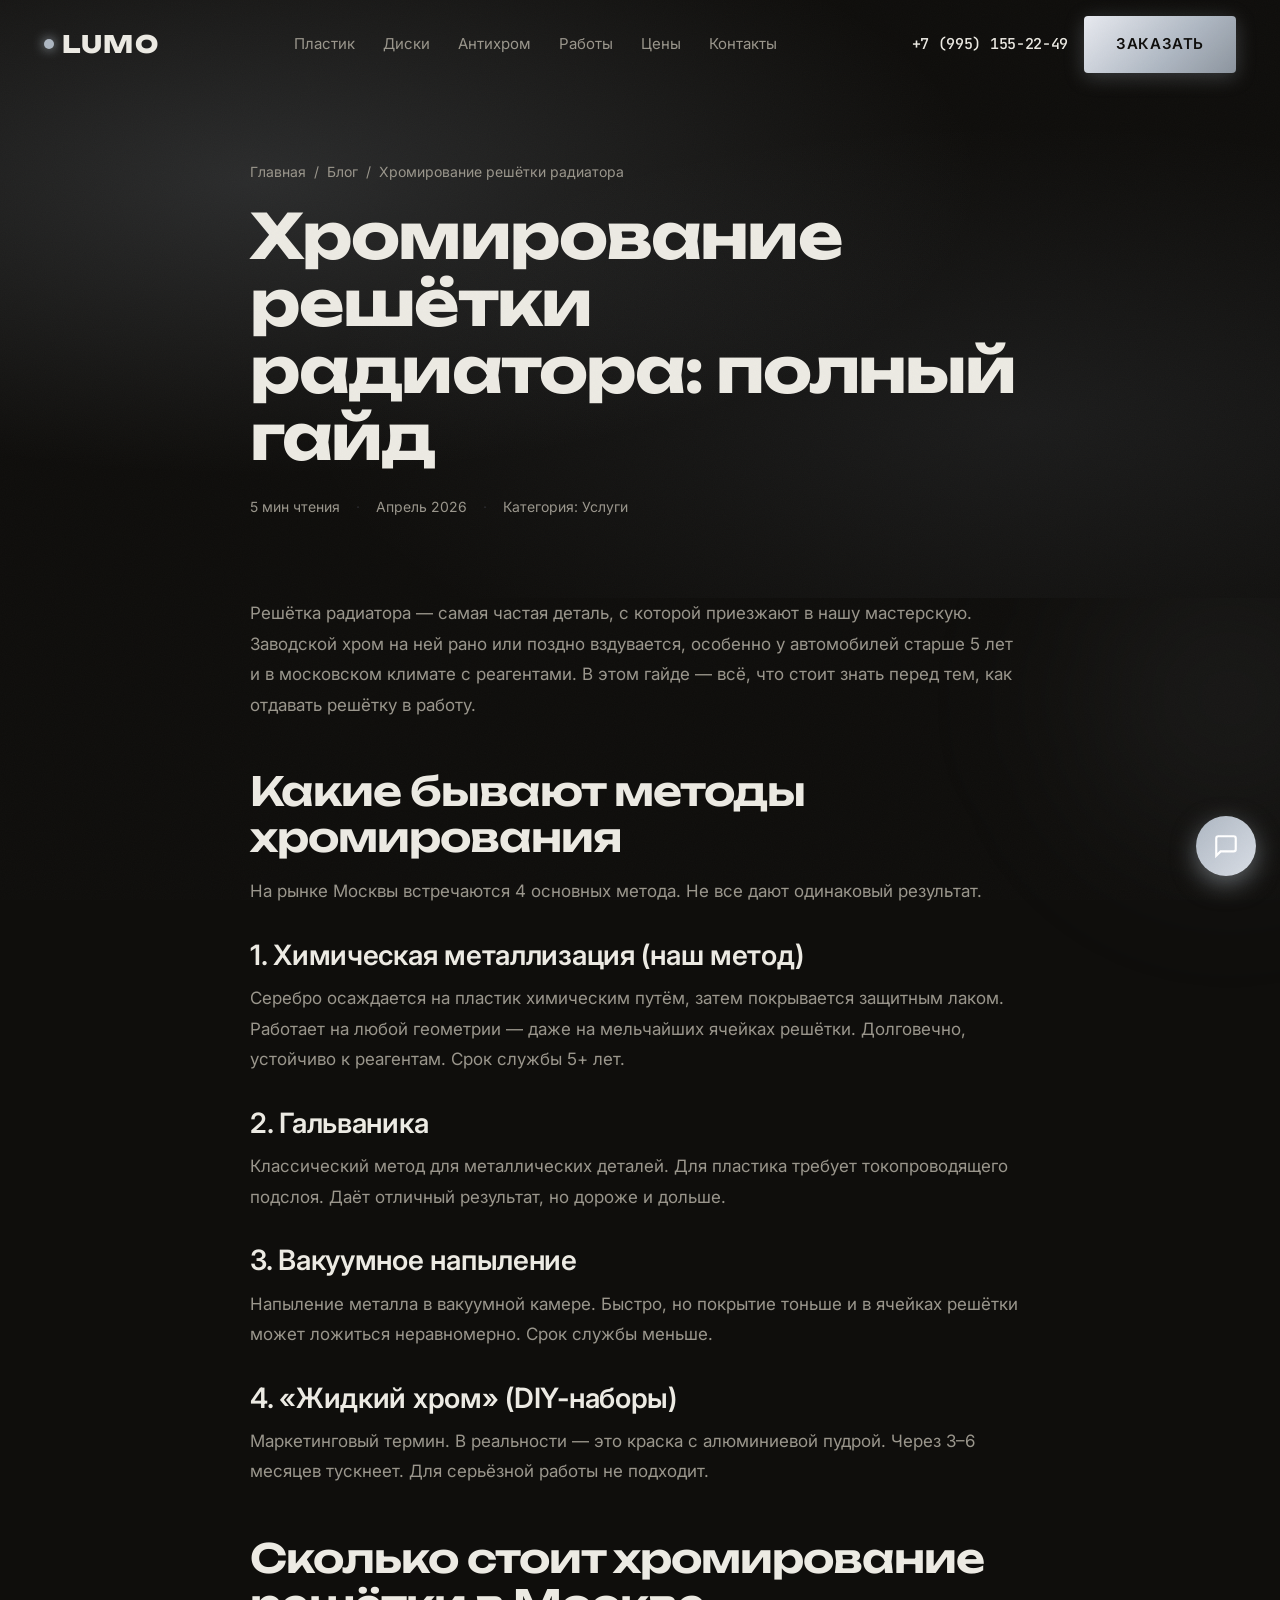
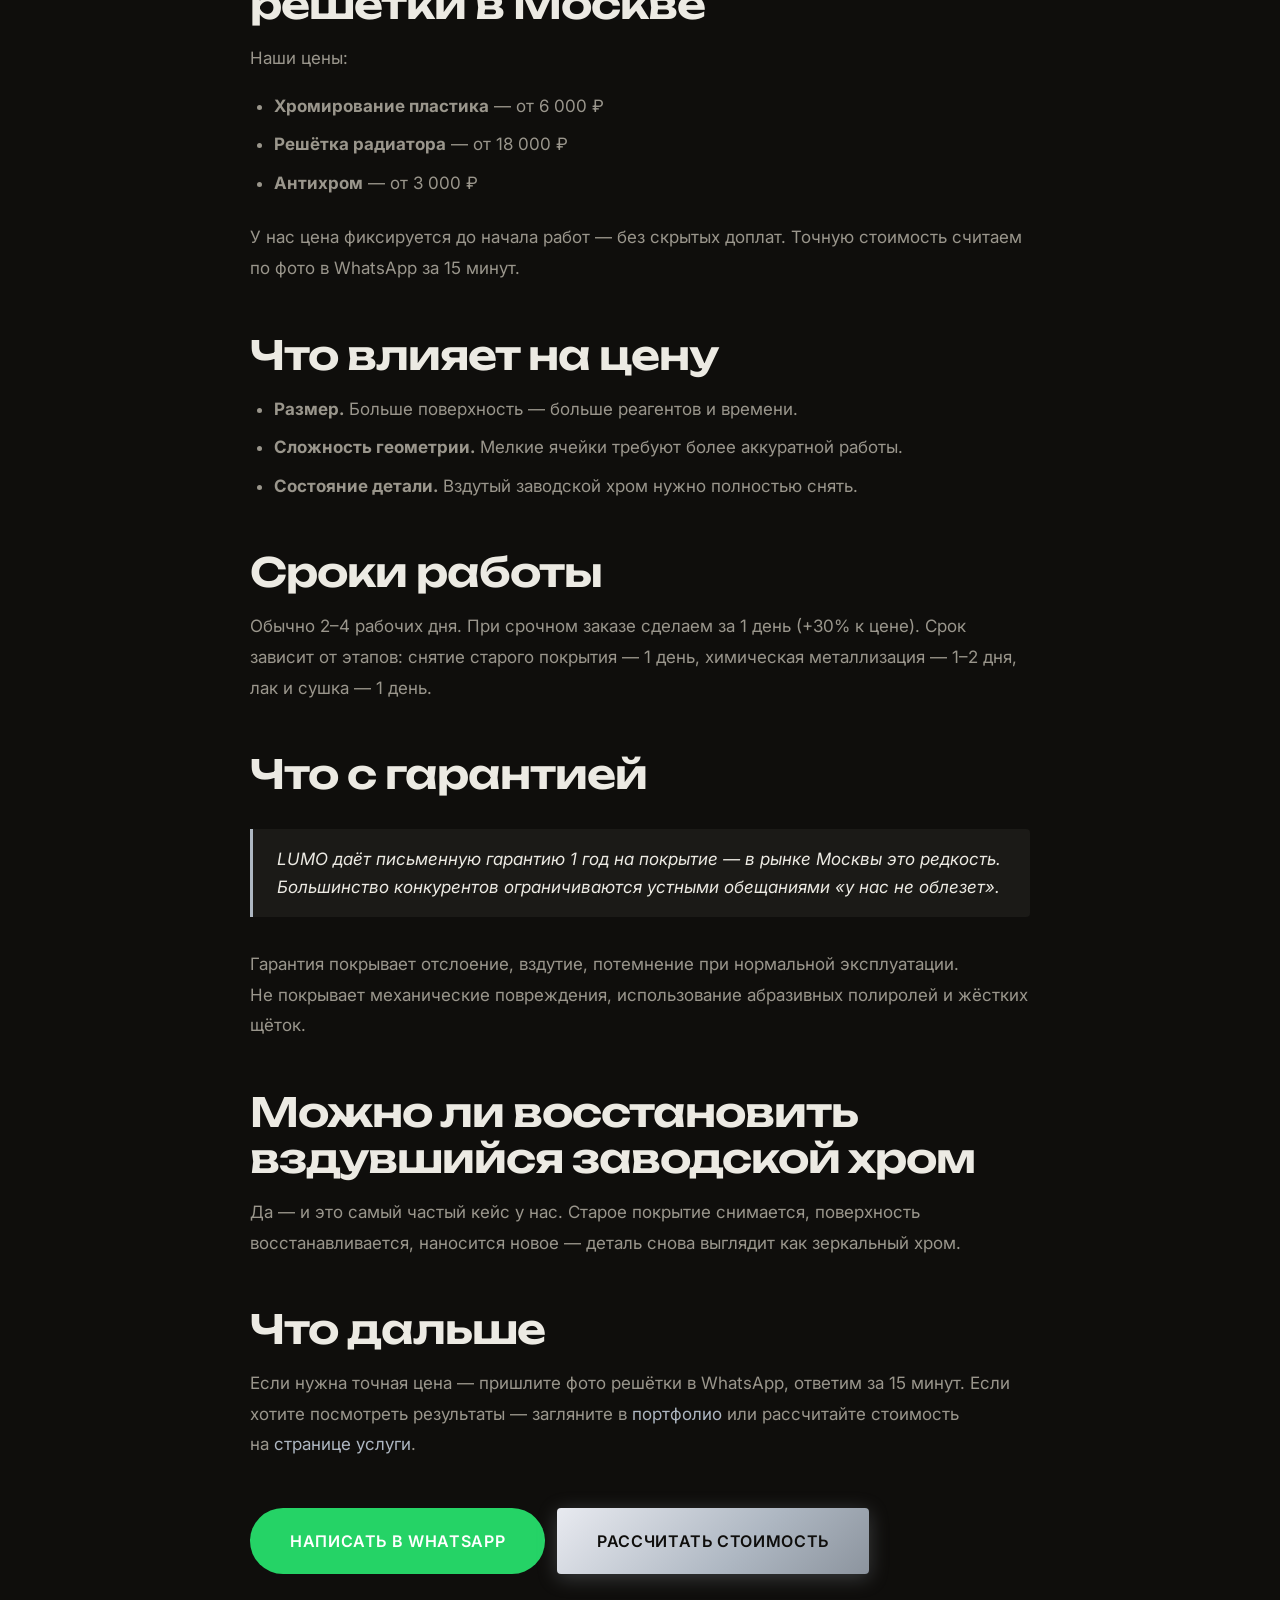
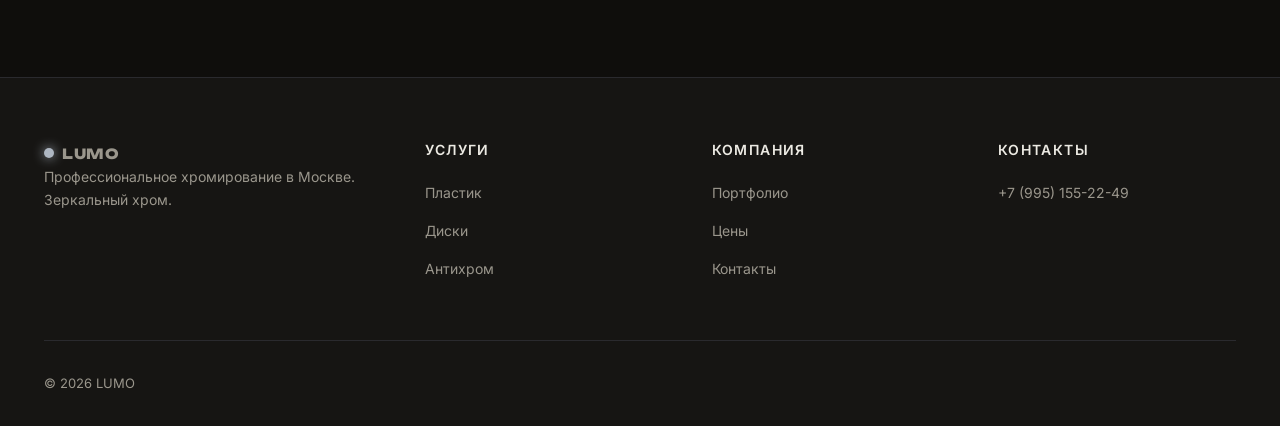
<file: blog/hromirovanie-reshetki/index.html>
<!doctype html>
<html lang="ru">
<head>
  <meta charset="utf-8">
  <meta name="viewport" content="width=device-width, initial-scale=1">
  <meta name="theme-color" content="#0F0E0C">
  <title>Хромирование решётки радиатора — полный гайд по ценам, срокам, технологии | LUMO</title>
  <meta name="description" content="Как правильно хромировать решётку радиатора: методы, цены, сроки, гарантия. Восстановление вздувшегося хрома, антихром. Опыт мастерской LUMO в Москве.">
  <link rel="canonical" href="https://xn----7sbbfcqscungiichud1a5d.xn--p1ai/blog/hromirovanie-reshetki/">
  <link rel="preconnect" href="https://fonts.googleapis.com">
  <link rel="preconnect" href="https://fonts.gstatic.com" crossorigin>
  <link href="https://fonts.googleapis.com/css2?family=Unbounded:wght@400;600;700;800&family=Inter:wght@400;500;600&family=JetBrains+Mono:wght@500;600&display=swap" rel="stylesheet">
  <link rel="icon" href="/favicon.svg" type="image/svg+xml">
  <link rel="stylesheet" href="/css/style.css">
  <link rel="stylesheet" href="/css/components.css">
  <link rel="stylesheet" href="/css/animations.css">
  <style>
    .article { max-width: 780px; margin: 0 auto; }
    .article p, .article li { color: var(--text-secondary); font-size: 17px; line-height: 1.8; }
    .article h2 { margin-top: 48px; margin-bottom: 16px; }
    .article h3 { margin-top: 32px; margin-bottom: 12px; }
    .article ul { padding-left: 24px; list-style: disc; margin: 0 0 24px; }
    .article ul li { margin-bottom: 8px; }
    .article blockquote { border-left: 3px solid var(--accent); padding: 16px 24px; background: var(--bg-card); border-radius: 0 var(--radius-sm) var(--radius-sm) 0; margin: 32px 0; font-style: italic; }
    .article__meta { color: var(--text-secondary); font-size: 14px; margin-bottom: 40px; display: flex; gap: 16px; }
    .article__meta span::before { content: '·'; margin-right: 16px; color: var(--border); }
    .article__meta span:first-child::before { content: none; }
  </style>
  <script type="application/ld+json">
  {
    "@context": "https://schema.org",
    "@type": "Article",
    "headline": "Хромирование решётки радиатора — полный гайд",
    "datePublished": "2026-04-01",
    "author": {"@type": "Organization", "name": "LUMO"},
    "publisher": {"@type": "Organization", "name": "LUMO — Хромирование в Москве"}
  }
  </script>
</head>
<body>

<header class="header scrolled">
  <div class="container header__inner">
    <a href="/" class="logo"><span class="logo__dot"></span>LUMO</a>
    <nav class="nav">
      <a href="/hromirovanie-plastika/">Пластик</a><a href="/hromirovanie-diskov/">Диски</a><a href="/antihrom/">Антихром</a><a href="/portfolio/">Работы</a><a href="/ceny/">Цены</a><a href="/kontakty/">Контакты</a>
    </nav>
    <div class="header__cta">
      <a href="tel:+79951552249" class="header__phone">+7 (995) 155-22-49</a>
      <a href="/#lead-form" class="btn btn--primary">Заказать</a>
      <button class="burger" aria-label="Меню" aria-expanded="false"><span></span><span></span></button>
    </div>
  </div>
</header>

<section class="hero" style="min-height:auto;padding-top:160px;padding-bottom:40px;">
  <div class="container">
    <div class="article reveal">
      <nav style="color:var(--text-secondary);font-size:14px;margin-bottom:20px;">
        <a href="/" style="color:var(--text-secondary);">Главная</a> &nbsp;/&nbsp;
        <a href="/blog/" style="color:var(--text-secondary);">Блог</a> &nbsp;/&nbsp; Хромирование решётки радиатора
      </nav>
      <h1>Хромирование решётки радиатора: полный гайд</h1>
      <div class="article__meta">
        <span>5 мин чтения</span>
        <span>Апрель 2026</span>
        <span>Категория: Услуги</span>
      </div>
    </div>
  </div>
</section>

<section style="padding-top:0;">
  <div class="container">
    <article class="article reveal">
      <p>Решётка радиатора — самая частая деталь, с которой приезжают в нашу мастерскую. Заводской хром на ней рано или поздно вздувается, особенно у автомобилей старше 5 лет и в московском климате с реагентами. В этом гайде — всё, что стоит знать перед тем, как отдавать решётку в работу.</p>

      <h2>Какие бывают методы хромирования</h2>
      <p>На рынке Москвы встречаются 4 основных метода. Не все дают одинаковый результат.</p>

      <h3>1. Химическая металлизация (наш метод)</h3>
      <p>Серебро осаждается на пластик химическим путём, затем покрывается защитным лаком. Работает на любой геометрии — даже на мельчайших ячейках решётки. Долговечно, устойчиво к реагентам. Срок службы 5+ лет.</p>

      <h3>2. Гальваника</h3>
      <p>Классический метод для металлических деталей. Для пластика требует токопроводящего подслоя. Даёт отличный результат, но дороже и дольше.</p>

      <h3>3. Вакуумное напыление</h3>
      <p>Напыление металла в вакуумной камере. Быстро, но покрытие тоньше и в ячейках решётки может ложиться неравномерно. Срок службы меньше.</p>

      <h3>4. «Жидкий хром» (DIY-наборы)</h3>
      <p>Маркетинговый термин. В реальности — это краска с алюминиевой пудрой. Через 3–6 месяцев тускнеет. Для серьёзной работы не подходит.</p>

      <h2>Сколько стоит хромирование решётки в Москве</h2>
      <p>Наши цены:</p>
      <ul>
        <li><strong>Хромирование пластика</strong> — от 6 000 ₽</li>
        <li><strong>Решётка радиатора</strong> — от 18 000 ₽</li>
        <li><strong>Антихром</strong> — от 3 000 ₽</li>
      </ul>
      <p>У нас цена фиксируется до начала работ — без скрытых доплат. Точную стоимость считаем по фото в WhatsApp за 15 минут.</p>

      <h2>Что влияет на цену</h2>
      <ul>
        <li><strong>Размер.</strong> Больше поверхность — больше реагентов и времени.</li>
        <li><strong>Сложность геометрии.</strong> Мелкие ячейки требуют более аккуратной работы.</li>
        <li><strong>Состояние детали.</strong> Вздутый заводской хром нужно полностью снять.</li>
      </ul>

      <h2>Сроки работы</h2>
      <p>Обычно 2–4 рабочих дня. При срочном заказе сделаем за 1 день (+30% к цене). Срок зависит от этапов: снятие старого покрытия — 1 день, химическая металлизация — 1–2 дня, лак и сушка — 1 день.</p>

      <h2>Что с гарантией</h2>
      <blockquote>LUMO даёт письменную гарантию 1 год на покрытие — в рынке Москвы это редкость. Большинство конкурентов ограничиваются устными обещаниями «у нас не облезет».</blockquote>
      <p>Гарантия покрывает отслоение, вздутие, потемнение при нормальной эксплуатации. Не покрывает механические повреждения, использование абразивных полиролей и жёстких щёток.</p>

      <h2>Можно ли восстановить вздувшийся заводской хром</h2>
      <p>Да — и это самый частый кейс у нас. Старое покрытие снимается, поверхность восстанавливается, наносится новое — деталь снова выглядит как зеркальный хром.</p>

      <h2>Что дальше</h2>
      <p>Если нужна точная цена — пришлите фото решётки в WhatsApp, ответим за 15 минут. Если хотите посмотреть результаты — загляните в <a href="/portfolio/" style="color:var(--accent);">портфолио</a> или рассчитайте стоимость на <a href="/hromirovanie-plastika/#calculator" style="color:var(--accent);">странице услуги</a>.</p>

      <div style="display:flex;gap:12px;margin-top:48px;flex-wrap:wrap;">
        <a href="https://wa.me/79951552249" class="btn btn--wa btn--lg">Написать в WhatsApp</a>
        <a href="/hromirovanie-plastika/#calculator" class="btn btn--primary btn--lg">Рассчитать стоимость</a>
      </div>
    </article>
  </div>
</section>

<footer class="footer">
  <div class="container">
    <div class="footer__grid">
      <div><a href="/" class="logo"><span class="logo__dot"></span>LUMO</a><p>Профессиональное хромирование в Москве. Зеркальный хром.</p></div>
      <div><h4>Услуги</h4><ul><li><a href="/hromirovanie-plastika/">Пластик</a></li><li><a href="/hromirovanie-diskov/">Диски</a></li><li><a href="/antihrom/">Антихром</a></li></ul></div>
      <div><h4>Компания</h4><ul><li><a href="/portfolio/">Портфолио</a></li><li><a href="/ceny/">Цены</a></li><li><a href="/kontakty/">Контакты</a></li></ul></div>
      <div><h4>Контакты</h4><ul><li><a href="tel:+79951552249">+7 (995) 155-22-49</a></li></ul></div>
    </div>
    <div class="footer__bottom"><div>© <span data-year>2026</span> LUMO</div></div>
  </div>
</footer>

<div class="messenger">
  <div class="messenger__menu">
    <a class="messenger__btn messenger__btn--wa" href="https://wa.me/79951552249" target="_blank" rel="noopener">WhatsApp</a>
    <a class="messenger__btn messenger__btn--tg" href="https://t.me/Panin_danil" target="_blank" rel="noopener">Telegram</a>
  </div>
  <button class="messenger__toggle" aria-label="Написать"><svg width="26" height="26" viewBox="0 0 24 24" fill="none" stroke="currentColor" stroke-width="2"><path d="M21 15a2 2 0 01-2 2H7l-4 4V5a2 2 0 012-2h14a2 2 0 012 2z"/></svg></button>
</div>

<script src="/js/analytics.js" defer></script>
<script src="/js/main.js" defer></script>
</body>
</html>
</file>
<file: css/style.css>
/* ============================================
   LUMO — Хромирование в Москве
   Main stylesheet: variables, reset, layout, typography
   ============================================ */

:root {
  --bg-primary: #0F0E0C;
  --bg-secondary: #161513;
  --bg-card: #1B1A17;
  --accent: #AEB7C2;
  --accent-light: #D9DEE6;
  --accent-ink: #0F0E0C;
  --chrome-1: #B8C6DB;
  --chrome-2: #E8EAF0;
  --chrome-3: #A0B4C8;
  --gold: #D4AF37;
  --text-primary: #ECEAE3;
  --text-secondary: #9A968C;
  --border: #2A2A2E;
  --success: #27AE60;
  --wa: #25D366;
  --tg: #0088cc;

  --font-head: 'Unbounded', system-ui, -apple-system, sans-serif;
  --font-body: 'Inter', system-ui, -apple-system, sans-serif;
  --font-mono: 'JetBrains Mono', ui-monospace, 'SF Mono', Menlo, monospace;

  --container: 1240px;
  --radius: 12px;
  --radius-sm: 4px;
  --transition: all 0.3s cubic-bezier(0.4, 0, 0.2, 1);
}

/* ---------- Reset ---------- */
*, *::before, *::after { box-sizing: border-box; }
html { scroll-behavior: smooth; -webkit-text-size-adjust: 100%; }
body {
  margin: 0;
  font-family: var(--font-body);
  font-size: 17px;
  line-height: 1.65;
  color: var(--text-primary);
  background: var(--bg-primary);
  overflow-x: hidden;
  -webkit-font-smoothing: antialiased;
  -moz-osx-font-smoothing: grayscale;
  overflow-wrap: break-word;
}
/* Noise grain overlay */
body::before {
  content: '';
  position: fixed; inset: 0;
  z-index: 9999;
  pointer-events: none;
  opacity: 0.022;
  background-image: url("data:image/svg+xml,%3Csvg viewBox='0 0 256 256' xmlns='http://www.w3.org/2000/svg'%3E%3Cfilter id='n'%3E%3CfeTurbulence type='fractalNoise' baseFrequency='0.9' numOctaves='4' stitchTiles='stitch'/%3E%3C/filter%3E%3Crect width='100%25' height='100%25' filter='url(%23n)'/%3E%3C/svg%3E");
  background-repeat: repeat;
  background-size: 256px 256px;
}
img, svg, video { max-width: 100%; display: block; }
a { color: inherit; text-decoration: none; }
button { font-family: inherit; cursor: pointer; border: 0; background: none; color: inherit; }
input, select, textarea { font-family: inherit; font-size: inherit; color: inherit; }
ul { margin: 0; padding: 0; list-style: none; }
p { margin: 0 0 1em; }

/* ---------- Typography ---------- */
h1, h2, h3, h4 {
  font-family: var(--font-head);
  font-weight: 700;
  line-height: 1.15;
  margin: 0 0 0.5em;
  letter-spacing: -0.02em;
}
/* Unbounded — только для крупных дисплейных заголовков */
h1 { font-size: clamp(34px, 5vw, 62px); font-weight: 700; line-height: 1.08; letter-spacing: -0.03em; }
h2 { font-size: clamp(24px, 3.4vw, 40px); font-weight: 600; letter-spacing: -0.025em; }
/* Мелкие заголовки — гуманистический гротеск Inter (Unbounded был бы тяжёл) */
h3, h4 { font-family: var(--font-body); letter-spacing: -0.01em; }
h3 { font-size: clamp(20px, 2.4vw, 28px); font-weight: 600; }
h4 { font-size: clamp(18px, 1.8vw, 22px); font-weight: 600; }

.chrome-text {
  background: linear-gradient(90deg, #B8C6DB, #E8EAF0, #A0B4C8, #E8EAF0);
  background-clip: text;
  -webkit-background-clip: text;
  -webkit-text-fill-color: transparent;
  background-size: 200% auto;
  animation: shine 9s linear infinite;
}
.accent-text { color: var(--accent); }
.gold-text { color: var(--gold); }

/* ---------- Layout ---------- */
.container {
  width: 100%;
  max-width: var(--container);
  margin: 0 auto;
  padding: 0 24px;
}
section { padding: clamp(64px, 8vw, 120px) 0; position: relative; overflow: hidden; }
/* Ambient glow orbs on alternating sections */
section:nth-child(odd)::before {
  content: '';
  position: absolute;
  width: 500px; height: 500px;
  border-radius: 50%;
  background: radial-gradient(circle, rgba(174, 183, 194, 0.08), transparent 70%);
  top: -150px; right: -200px;
  pointer-events: none;
  filter: blur(60px);
}
section:nth-child(even)::after {
  content: '';
  position: absolute;
  width: 400px; height: 400px;
  border-radius: 50%;
  background: radial-gradient(circle, rgba(184, 198, 219, 0.06), transparent 70%);
  bottom: -120px; left: -150px;
  pointer-events: none;
  filter: blur(50px);
}
.section-head { max-width: 780px; margin: 0 auto clamp(40px, 5vw, 64px); text-align: center; }
.section-head .eyebrow {
  display: inline-block;
  font-family: var(--font-head);
  font-size: 13px;
  font-weight: 600;
  text-transform: uppercase;
  letter-spacing: 0.22em;
  color: var(--accent);
  margin-bottom: 16px;
}
.section-head p { color: var(--text-secondary); font-size: 18px; }

.grid { display: grid; gap: 24px; }
.grid-3 { grid-template-columns: repeat(3, 1fr); }
.grid-2 { grid-template-columns: repeat(2, 1fr); }
.grid-6 { grid-template-columns: repeat(3, 1fr); }

/* ---------- Header ---------- */
.header {
  position: fixed; top: 0; left: 0; right: 0;
  z-index: 100;
  padding: 16px 0;
  background: transparent;
  transition: var(--transition);
}
.header.scrolled {
  background: rgba(15, 14, 12, 0.95);
  backdrop-filter: blur(10px);
  -webkit-backdrop-filter: blur(10px);
  border-bottom: 1px solid var(--border);
  padding: 12px 0;
}
.header.hidden { transform: translateY(-100%); }
.header__inner { display: flex; align-items: center; justify-content: space-between; gap: 24px; }
.logo {
  font-family: var(--font-head);
  font-weight: 800;
  font-size: 24px;
  letter-spacing: 0.05em;
  display: flex; align-items: center; gap: 8px;
}
.logo__dot { width: 10px; height: 10px; background: var(--accent); border-radius: 50%; box-shadow: 0 0 12px var(--accent); }
.nav { display: flex; gap: 28px; }
.nav a { font-size: 15px; color: var(--text-secondary); transition: var(--transition); }
.nav a:hover { color: var(--text-primary); }
.header__phone {
  font-family: var(--font-mono);
  font-weight: 500;
  font-size: 15px;
  letter-spacing: -0.02em;
  white-space: nowrap;
}
.header__cta { display: flex; align-items: center; gap: 16px; }
.burger { display: none; width: 32px; height: 32px; flex-direction: column; justify-content: center; gap: 6px; }
.burger span { display: block; width: 24px; height: 2px; background: var(--text-primary); transition: var(--transition); }
.burger.active span:nth-child(1) { transform: translateY(4px) rotate(45deg); }
.burger.active span:nth-child(2) { transform: translateY(-4px) rotate(-45deg); }

/* ---------- Hero ---------- */
.hero {
  min-height: 100vh;
  display: flex;
  align-items: center;
  padding-top: 120px;
  padding-bottom: 80px;
  position: relative;
  overflow: hidden;
}
.hero::before {
  content: '';
  position: absolute; inset: 0;
  background:
    radial-gradient(ellipse at 20% 30%, rgba(174, 183, 194, 0.18), transparent 50%),
    radial-gradient(ellipse at 80% 70%, rgba(184, 198, 219, 0.08), transparent 50%);
  z-index: -1;
}
.hero::after {
  content: '';
  position: absolute; inset: 0;
  background-image: linear-gradient(var(--border) 1px, transparent 1px), linear-gradient(90deg, var(--border) 1px, transparent 1px);
  background-size: 60px 60px;
  opacity: 0.08;
  mask-image: radial-gradient(ellipse at center, #000 30%, transparent 70%);
  -webkit-mask-image: radial-gradient(ellipse at center, #000 30%, transparent 70%);
  z-index: -1;
}
.hero__grid { display: grid; grid-template-columns: 1.3fr 1fr; gap: 64px; align-items: center; }
.hero__eyebrow {
  display: inline-flex; align-items: center; gap: 10px;
  padding: 8px 16px;
  border: 1px solid var(--border);
  border-radius: 50px;
  background: rgba(26, 26, 46, 0.5);
  font-size: 12px; text-transform: uppercase; letter-spacing: 0.18em;
  color: var(--text-secondary);
  margin-bottom: 24px;
  backdrop-filter: blur(8px);
}
.hero__eyebrow::before { content: ''; width: 8px; height: 8px; background: var(--success); border-radius: 50%; box-shadow: 0 0 8px var(--success); }
.hero h1 { margin-bottom: 24px; }
.hero__subtitle { font-size: 20px; color: var(--text-secondary); margin-bottom: 40px; max-width: 560px; }
.hero__cta { display: flex; gap: 16px; flex-wrap: wrap; margin-bottom: 48px; }
.hero__trust { display: flex; gap: 32px; flex-wrap: wrap; }
.hero__trust div { }
.hero__trust .num { font-family: var(--font-mono); font-weight: 600; font-size: 19px; color: var(--chrome-2); line-height: 1.1; letter-spacing: -0.02em; }
.hero__trust .lbl { font-size: 12px; color: var(--text-secondary); margin-top: 8px; text-transform: uppercase; letter-spacing: 0.12em; max-width: 16ch; }
.hero__visual {
  position: relative;
  aspect-ratio: 1 / 1.1;
  border-radius: var(--radius);
  background: linear-gradient(145deg, #1a1a2e, #0a0a0f);
  border: 1px solid var(--border);
  overflow: hidden;
  display: flex; align-items: center; justify-content: center;
}
.hero__visual::before {
  content: '';
  position: absolute; inset: 0;
  background: conic-gradient(from 0deg at 50% 50%, transparent, rgba(184, 198, 219, 0.12), transparent 30%);
  animation: spin 28s linear infinite;
}
.hero__visual-photo {
  position: relative;
  width: 100%; height: 100%;
  object-fit: cover;
  z-index: 1;
  filter: brightness(1.02) contrast(1.05);
}
.hero__visual::after {
  content: '';
  position: absolute; inset: 0;
  background: radial-gradient(ellipse at center, transparent 55%, rgba(10, 10, 15, 0.55) 100%);
  z-index: 2;
  pointer-events: none;
}

/* ---------- Services ---------- */
.services__grid { display: grid; grid-template-columns: repeat(3, 1fr); gap: 24px; }

/* ---------- Advantages (UTP) ---------- */
.utp__grid { display: grid; grid-template-columns: repeat(3, 1fr); gap: 24px; }
.utp-card {
  padding: 32px;
  background: rgba(26, 26, 46, 0.6);
  backdrop-filter: blur(12px);
  -webkit-backdrop-filter: blur(12px);
  border: 1px solid rgba(184, 198, 219, 0.08);
  border-radius: var(--radius);
  transition: var(--transition);
  position: relative;
}
.utp-card::before {
  content: '';
  position: absolute; inset: 0;
  border-radius: var(--radius);
  background: linear-gradient(135deg, rgba(184, 198, 219, 0.04), transparent 60%);
  pointer-events: none;
}
.utp-card:hover { border-color: rgba(174, 183, 194, 0.5); transform: translateY(-4px); box-shadow: 0 20px 40px rgba(0, 0, 0, 0.3), 0 0 30px rgba(174, 183, 194, 0.08); }
.utp-card__icon {
  width: 56px; height: 56px;
  display: flex; align-items: center; justify-content: center;
  background: linear-gradient(135deg, rgba(174, 183, 194, 0.2), rgba(174, 183, 194, 0.05));
  border: 1px solid rgba(174, 183, 194, 0.3);
  border-radius: 14px;
  margin-bottom: 20px;
  font-size: 26px;
}
.utp-card h3 { margin-bottom: 12px; font-size: 20px; }
.utp-card p { color: var(--text-secondary); font-size: 15px; margin: 0; }

/* ---------- Process ---------- */
.process__grid { display: grid; grid-template-columns: repeat(5, 1fr); gap: 16px; position: relative; }
/* соединительная линия-таймлайн за иконками (desktop) */
.process__grid::before {
  content: '';
  position: absolute;
  top: 54px; left: 10%; right: 10%;
  height: 1px;
  background: linear-gradient(90deg, transparent, var(--border) 12%, var(--border) 88%, transparent);
  z-index: 0;
}
.process-step {
  position: relative;
  z-index: 1;
  padding: 28px 22px;
  background: var(--bg-card);
  border: 1px solid var(--border);
  border-radius: var(--radius);
  text-align: left;
  transition: var(--transition);
}
.process-step:hover { border-color: rgba(174, 183, 194, 0.4); transform: translateY(-4px); }
.process-step__icon {
  width: 52px; height: 52px;
  display: flex; align-items: center; justify-content: center;
  border-radius: 14px;
  background: linear-gradient(135deg, rgba(174, 183, 194, 0.18), rgba(184, 198, 219, 0.06));
  border: 1px solid var(--border);
  color: var(--accent);
  margin-bottom: 18px;
}
.process-step__step {
  font-family: var(--font-mono);
  font-size: 12px; letter-spacing: 0.04em;
  color: var(--accent);
  margin-bottom: 8px;
}
.process-step h4 { margin: 0 0 8px; }
.process-step p { color: var(--text-secondary); font-size: 14px; margin: 0; }

/* ---------- Portfolio ---------- */
.portfolio__filters { display: flex; gap: 12px; justify-content: center; margin-bottom: 40px; flex-wrap: wrap; }
.filter-btn {
  padding: 10px 20px;
  border: 1px solid var(--border);
  border-radius: 50px;
  color: var(--text-secondary);
  font-size: 14px;
  transition: var(--transition);
}
.filter-btn:hover { color: var(--text-primary); border-color: var(--chrome-1); }
.filter-btn.active { background: var(--accent); color: #fff; border-color: var(--accent); }

.portfolio__grid { display: grid; grid-template-columns: repeat(3, 1fr); gap: 24px; }
.portfolio-item {
  position: relative;
  aspect-ratio: 1 / 1;
  border-radius: var(--radius);
  overflow: hidden;
  background: var(--bg-card);
  border: 1px solid var(--border);
  cursor: pointer;
  transition: var(--transition);
}
.portfolio-item:hover { transform: translateY(-4px); border-color: var(--accent); }
.portfolio-item:hover img { transform: scale(1.05); }
.portfolio-item img {
  position: absolute; inset: 0;
  width: 100%; height: 100%;
  object-fit: cover;
  display: block;
  transition: transform 0.5s ease;
}
.portfolio-item::after {
  content: '';
  position: absolute; left: 0; right: 0; bottom: 0;
  height: 50%;
  background: linear-gradient(to top, rgba(10,10,15,0.9), rgba(10,10,15,0));
  pointer-events: none;
  z-index: 1;
}
.portfolio-item__caption {
  position: absolute;
  left: 16px; right: 16px; bottom: 16px;
  font-size: 14px;
  color: #fff;
  font-weight: 600;
  z-index: 2;
}
.portfolio-item__tag {
  position: absolute;
  top: 16px; left: 16px;
  padding: 6px 12px;
  background: rgba(10, 10, 15, 0.7);
  backdrop-filter: blur(8px);
  border-radius: 50px;
  font-family: var(--font-head);
  font-size: 11px;
  font-weight: 700;
  letter-spacing: 0.08em;
  color: var(--chrome-2);
  z-index: 3;
  text-transform: uppercase;
}

/* ---------- Reviews ---------- */
.reviews__track { display: flex; gap: 24px; overflow-x: auto; padding-bottom: 12px; scroll-snap-type: x mandatory; scrollbar-width: thin; }
.reviews__track::-webkit-scrollbar { height: 6px; }
.reviews__track::-webkit-scrollbar-thumb { background: var(--border); border-radius: 4px; }
.review-card {
  flex: 0 0 360px;
  padding: 28px;
  background: var(--bg-card);
  border: 1px solid var(--border);
  border-radius: var(--radius);
  scroll-snap-align: start;
}
.review-card__head { display: flex; align-items: center; gap: 14px; margin-bottom: 16px; }
.review-card__avatar {
  width: 48px; height: 48px;
  background: linear-gradient(135deg, var(--accent), var(--accent-light));
  border-radius: 50%;
  display: flex; align-items: center; justify-content: center;
  font-family: var(--font-head); font-weight: 800; font-size: 18px;
  color: #fff;
}
.review-card__name { font-weight: 600; }
.review-card__meta { font-size: 13px; color: var(--text-secondary); }
.review-card__stars { color: var(--gold); margin-bottom: 12px; font-size: 16px; letter-spacing: 2px; }
.review-card p { color: var(--text-secondary); font-size: 15px; margin: 0; }
.review-card__source { margin-top: 16px; font-size: 12px; color: var(--text-secondary); text-transform: uppercase; letter-spacing: 0.1em; }

/* ---------- FAQ ---------- */
.faq { max-width: 860px; margin: 0 auto; }
.faq-item {
  border: 1px solid var(--border);
  border-radius: var(--radius);
  margin-bottom: 12px;
  background: var(--bg-card);
  overflow: hidden;
  transition: var(--transition);
}
.faq-item:hover { border-color: rgba(174, 183, 194, 0.35); }
.faq-item[open] { border-color: var(--accent); }
.faq-item summary {
  padding: 22px 28px;
  font-family: var(--font-body);
  font-weight: 600;
  font-size: 17px;
  letter-spacing: -0.01em;
  cursor: pointer;
  transition: color 0.2s ease;
  display: flex;
  align-items: center;
  justify-content: space-between;
  gap: 16px;
  list-style: none;
}
.faq-item summary::-webkit-details-marker { display: none; }
.faq-item summary::after {
  content: '+';
  font-size: 28px;
  color: var(--accent);
  transition: var(--transition);
  line-height: 1;
}
.faq-item[open] summary::after { transform: rotate(45deg); }
.faq-item__body {
  padding: 0 28px 22px;
  color: var(--text-secondary);
  font-size: 15px;
}

/* ---------- Promo banner ---------- */
.promo {
  background: linear-gradient(135deg, var(--accent), #343A42);
  border-radius: var(--radius);
  padding: 48px;
  position: relative;
  overflow: hidden;
  text-align: center;
}
.promo::before {
  content: '';
  position: absolute; inset: 0;
  background: radial-gradient(circle at 20% 30%, rgba(255,255,255,0.15), transparent 50%);
}
.promo > * { position: relative; z-index: 1; }
.promo h2 { color: #fff; margin-bottom: 16px; }
.promo p { color: rgba(255,255,255,0.85); font-size: 18px; margin-bottom: 32px; }
.promo__timer { display: flex; justify-content: center; gap: 16px; margin-bottom: 32px; }
.promo__timer-item {
  background: rgba(0,0,0,0.3);
  padding: 16px 20px;
  border-radius: var(--radius-sm);
  min-width: 80px;
  backdrop-filter: blur(8px);
}
.promo__timer .num { font-family: var(--font-head); font-weight: 800; font-size: 32px; color: #fff; line-height: 1; }
.promo__timer .lbl { font-size: 11px; color: rgba(255,255,255,0.7); text-transform: uppercase; letter-spacing: 0.1em; margin-top: 4px; }

/* ---------- Contact block + form ---------- */
.contact {
  display: grid;
  grid-template-columns: 1fr 1.1fr;
  gap: 48px;
  align-items: start;
}
.contact__info h2 { margin-bottom: 16px; }
.contact__info p { color: var(--text-secondary); font-size: 18px; margin-bottom: 32px; }
.contact__list { display: flex; flex-direction: column; gap: 20px; }
.contact__item { display: flex; gap: 16px; align-items: flex-start; }
.contact__item-icon {
  flex-shrink: 0;
  width: 44px; height: 44px;
  background: rgba(174, 183, 194, 0.12);
  border: 1px solid rgba(174, 183, 194, 0.3);
  border-radius: 10px;
  display: flex; align-items: center; justify-content: center;
  color: var(--accent);
}
.contact__item-label { font-size: 13px; color: var(--text-secondary); text-transform: uppercase; letter-spacing: 0.08em; margin-bottom: 4px; }
.contact__item-value { font-family: var(--font-head); font-weight: 600; font-size: 18px; }

/* ---------- Footer ---------- */
.footer {
  padding: 64px 0 32px;
  background: var(--bg-secondary);
  border-top: 1px solid var(--border);
}
.footer__grid { display: grid; grid-template-columns: 1.4fr repeat(3, 1fr); gap: 48px; margin-bottom: 48px; }
.footer h4 { font-size: 14px; text-transform: uppercase; letter-spacing: 0.1em; margin-bottom: 20px; color: var(--text-primary); }
.footer p, .footer a { color: var(--text-secondary); font-size: 14px; }
.footer ul li { margin-bottom: 10px; }
.footer a:hover { color: var(--text-primary); }
.footer__bottom {
  padding-top: 32px;
  border-top: 1px solid var(--border);
  display: flex; justify-content: space-between; gap: 24px; flex-wrap: wrap;
  font-size: 13px; color: var(--text-secondary);
}

/* ---------- Responsive ---------- */
@media (max-width: 1199px) {
  .services__grid, .utp__grid, .portfolio__grid { grid-template-columns: repeat(2, 1fr); }
  .process__grid { grid-template-columns: repeat(3, 1fr); }
  .process__grid::before { display: none; }
  .footer__grid { grid-template-columns: 1fr 1fr; }
}
@media (max-width: 900px) {
  .hero__grid { grid-template-columns: 1fr; gap: 48px; }
  .hero__visual { max-width: 400px; margin: 0 auto; }
  .contact { grid-template-columns: 1fr; }
}
@media (max-width: 767px) {
  .nav { display: none; }
  .header__phone { display: none; }
  .burger { display: flex; }
  .header.scrolled .nav.open {
    display: flex; flex-direction: column;
    position: absolute; top: 100%; left: 0; right: 0;
    background: rgba(10, 10, 15, 0.98);
    padding: 24px; gap: 20px;
    border-bottom: 1px solid var(--border);
  }
  .services__grid, .utp__grid, .portfolio__grid, .process__grid { grid-template-columns: 1fr; }
  .hero__trust { gap: 20px; }
  .hero__trust .num { font-size: 26px; }
  .promo { padding: 32px 20px; }
  .promo__timer { gap: 10px; }
  .promo__timer-item { min-width: 64px; padding: 12px 14px; }
  .promo__timer .num { font-size: 26px; }
  .footer__grid { grid-template-columns: 1fr; gap: 32px; }
  .review-card { flex: 0 0 min(300px, 85vw); }
  .section-head p { font-size: 16px; }
  .contact__item-value { font-size: 16px; }
  section { padding: 72px 0; }
}
@media (max-width: 479px) {
  .container { padding: 0 16px; }
  .hero__eyebrow { font-size: 11px; padding: 6px 12px; }
  .hero__subtitle { font-size: 17px; }
  .hero__cta .btn { width: 100%; }
  .promo__timer { flex-wrap: wrap; justify-content: center; gap: 8px; }
  .promo__timer-item { min-width: 60px; padding: 10px 12px; }
  .promo__timer .num { font-size: 22px; }
  .promo__timer .lbl { font-size: 10px; }
  .faq-item summary { padding: 18px 20px; font-size: 15px; }
  .faq-item__body { padding: 0 20px 18px; }
  .footer__bottom { flex-direction: column; gap: 8px; }
}

/* ---------- Premium: приглушение тяжёлых эффектов на мобиле ---------- */
@media (max-width: 767px) {
  body::before { display: none; }                 /* зерно выключаем для перформанса */
  .hero__visual::before { animation: none; }       /* без бесконечного вращения */
  section:nth-child(odd)::before,
  section:nth-child(even)::after { filter: blur(40px); opacity: 0.5; }
}
</file>
<file: css/components.css>
/* ============================================
   LUMO — Components: buttons, cards, forms, calculator, widgets
   ============================================ */

/* ---------- Buttons ---------- */
.btn {
  display: inline-flex;
  align-items: center;
  justify-content: center;
  gap: 10px;
  padding: 16px 32px;
  border-radius: var(--radius-sm);
  font-family: var(--font-body);
  font-weight: 600;
  font-size: 15px;
  text-transform: uppercase;
  letter-spacing: 0.04em;
  min-height: 52px;
  transition: var(--transition);
  position: relative;
  overflow: hidden;
  cursor: pointer;
  white-space: nowrap;
}
.btn--primary {
  background: linear-gradient(135deg, var(--chrome-2), var(--accent) 60%, #8C949E);
  color: var(--accent-ink);
  box-shadow: 0 4px 20px rgba(174, 183, 194, 0.28);
}
.btn--primary::before {
  content: '';
  position: absolute;
  inset: 0;
  background: linear-gradient(120deg, transparent, rgba(255,255,255,0.25), transparent);
  transform: translateX(-100%);
  transition: transform 0.6s ease;
}
.btn--primary:hover::before { transform: translateX(100%); }
.btn--primary:hover { box-shadow: 0 6px 28px rgba(174, 183, 194, 0.55); transform: translateY(-2px); }
.btn--secondary {
  background: transparent;
  border: 1px solid var(--chrome-1);
  color: var(--chrome-1);
}
.btn--secondary:hover { background: rgba(184, 198, 219, 0.1); color: var(--chrome-2); border-color: var(--chrome-2); }
.btn--wa { background: var(--wa); color: #fff; border-radius: 50px; }
.btn--wa:hover { background: #1ebe5c; transform: translateY(-2px); }
.btn--tg { background: var(--tg); color: #fff; border-radius: 50px; }
.btn--tg:hover { background: #0077b3; transform: translateY(-2px); }
.btn--block { width: 100%; white-space: normal; }
.btn--lg { padding: 20px 40px; font-size: 16px; min-height: 60px; }

/* ---------- Service cards ---------- */
.service-card {
  padding: 36px 32px;
  background: rgba(26, 26, 46, 0.5);
  backdrop-filter: blur(12px);
  -webkit-backdrop-filter: blur(12px);
  border: 1px solid rgba(184, 198, 219, 0.08);
  border-radius: var(--radius);
  transition: var(--transition);
  display: flex;
  flex-direction: column;
  position: relative;
  overflow: hidden;
}
.service-card::before {
  content: '';
  position: absolute;
  top: 0; left: 0; right: 0;
  height: 2px;
  background: linear-gradient(90deg, transparent, var(--accent), transparent);
  opacity: 0;
  transition: var(--transition);
}
.service-card:hover {
  border-color: rgba(174, 183, 194, 0.5);
  transform: translateY(-6px);
  box-shadow: 0 20px 50px rgba(0, 0, 0, 0.3), 0 0 30px rgba(174, 183, 194, 0.1);
}
.service-card:hover::before { opacity: 1; }
.service-card__icon {
  width: 64px; height: 64px;
  display: flex; align-items: center; justify-content: center;
  background: linear-gradient(135deg, rgba(174, 183, 194, 0.2), rgba(184, 198, 219, 0.08));
  border: 1px solid var(--border);
  border-radius: var(--radius);
  margin-bottom: 24px;
  color: var(--accent);
}
.service-card h3 { font-size: 24px; margin-bottom: 14px; }
.service-card p { color: var(--text-secondary); font-size: 15px; margin-bottom: 24px; flex-grow: 1; }
.service-card__features { margin-bottom: 28px; }
.service-card__features li {
  position: relative;
  padding-left: 24px;
  font-size: 14px;
  color: var(--text-secondary);
  margin-bottom: 10px;
}
.service-card__features li::before {
  content: '';
  position: absolute;
  left: 0; top: 8px;
  width: 14px; height: 8px;
  border-left: 2px solid var(--success);
  border-bottom: 2px solid var(--success);
  transform: rotate(-45deg);
}
.service-card__price {
  font-family: var(--font-mono);
  font-weight: 600;
  font-size: 23px;
  letter-spacing: -0.02em;
  color: var(--text-primary);
  margin-bottom: 20px;
}
.service-card__price span { color: var(--chrome-2); }
.service-card__link {
  display: inline-flex;
  align-items: center;
  gap: 8px;
  font-family: var(--font-head);
  font-weight: 600;
  font-size: 14px;
  text-transform: uppercase;
  letter-spacing: 0.08em;
  color: var(--accent);
  transition: var(--transition);
}
.service-card__link:hover { gap: 14px; }

/* ---------- Calculator ---------- */
.calculator {
  background: rgba(26, 26, 46, 0.6);
  backdrop-filter: blur(16px);
  -webkit-backdrop-filter: blur(16px);
  border: 1px solid rgba(184, 198, 219, 0.08);
  border-radius: var(--radius);
  overflow: hidden;
  max-width: 960px;
  margin: 0 auto;
  box-shadow: 0 24px 64px rgba(0, 0, 0, 0.3);
}
.calculator__tabs {
  display: grid;
  grid-template-columns: repeat(3, 1fr);
  border-bottom: 1px solid var(--border);
}
.calculator__tab {
  padding: 20px 16px;
  font-family: var(--font-head);
  font-weight: 600;
  font-size: 15px;
  color: var(--text-secondary);
  border-bottom: 2px solid transparent;
  transition: var(--transition);
  text-align: center;
}
.calculator__tab:hover { color: var(--text-primary); }
.calculator__tab.active {
  color: var(--text-primary);
  border-bottom-color: var(--accent);
  background: rgba(174, 183, 194, 0.05);
}
.calculator__body { padding: 40px; }
.calculator__panel { display: none; }
.calculator__panel.active { display: block; }
.calculator__panel.active .calculator__panel-inner { animation: fadeIn 0.2s ease; }
.calculator__accordion-btn { display: none; }

/* Two-column field layout on desktop */
.calc-fields {
  display: grid;
  grid-template-columns: 1fr 1fr;
  gap: 0 32px;
}

.calc-field { margin-bottom: 28px; }
.calc-field label {
  display: block;
  font-family: var(--font-head);
  font-weight: 600;
  font-size: 14px;
  text-transform: uppercase;
  letter-spacing: 0.06em;
  color: var(--text-secondary);
  margin-bottom: 12px;
}
.calc-field select,
.calc-field input[type="number"] {
  width: 100%;
  padding: 14px 18px;
  background: var(--bg-primary);
  border: 1px solid var(--border);
  border-radius: var(--radius-sm);
  color: var(--text-primary);
  font-size: 16px;
  transition: var(--transition);
}
.calc-field select:focus,
.calc-field input:focus {
  outline: none;
  border-image: linear-gradient(135deg, var(--chrome-1), var(--chrome-2), var(--chrome-3)) 1;
  box-shadow: 0 0 0 3px rgba(184, 198, 219, 0.12);
}
.calc-options { display: flex; gap: 10px; flex-wrap: wrap; }
.calc-options label {
  flex: 1;
  min-width: 120px;
  padding: 14px 16px;
  background: var(--bg-primary);
  border: 1px solid var(--border);
  border-radius: var(--radius-sm);
  cursor: pointer;
  text-align: center;
  font-size: 14px;
  font-family: var(--font-body);
  text-transform: none;
  letter-spacing: 0;
  color: var(--text-primary);
  margin: 0;
  transition: var(--transition);
}
.calc-options input { display: none; }
.calc-options label:hover { border-color: var(--chrome-1); }
.calc-options label:has(input:checked) {
  border-color: var(--accent);
  background: rgba(174, 183, 194, 0.12);
  color: var(--text-primary);
}
.calc-options label.disabled {
  opacity: 0.35;
  pointer-events: none;
  cursor: not-allowed;
}

/* Hint text (e.g. "Цена указана за 1 диск") */
.calc-hint {
  display: block;
  margin-top: 8px;
  font-size: 13px;
  color: var(--text-secondary);
  font-style: italic;
}

/* Defects / conditional notice */
.calc-notice {
  margin-top: 12px;
  padding: 12px 16px;
  background: rgba(174, 183, 194, 0.08);
  border-left: 3px solid var(--accent);
  border-radius: 0 var(--radius-sm) var(--radius-sm) 0;
  font-size: 13px;
  color: var(--accent-light);
}

/* Result box */
.calc-result {
  margin-top: 32px;
  padding: 28px;
  background: var(--bg-primary);
  border: 1px solid var(--accent);
  border-radius: var(--radius);
  text-align: center;
}
.calc-result__label {
  font-size: 13px;
  text-transform: uppercase;
  letter-spacing: 0.1em;
  color: var(--text-secondary);
  margin-bottom: 8px;
}
.calc-result__price {
  font-family: var(--font-mono);
  font-weight: 600;
  font-size: clamp(26px, 4vw, 38px);
  letter-spacing: -0.02em;
  margin-bottom: 8px;
  background: linear-gradient(90deg, var(--chrome-1), var(--chrome-2), var(--chrome-3), var(--chrome-2));
  background-size: 200% auto;
  background-clip: text;
  -webkit-background-clip: text;
  -webkit-text-fill-color: transparent;
  animation: shine 9s linear infinite;
}
.calc-result__price span {
  -webkit-text-fill-color: transparent;
}
.calc-result__note {
  font-size: 13px;
  color: var(--text-secondary);
  margin-bottom: 24px;
  font-style: italic;
}
.calc-result .btn { margin-top: 0; }
.calc-result__cta:hover {
  transform: translateY(-3px);
  box-shadow: 0 8px 28px rgba(174, 183, 194, 0.55);
}

/* ---------- Calculator Modal ---------- */
.calc-modal {
  position: fixed;
  inset: 0;
  z-index: 1000;
  display: none;
  align-items: center;
  justify-content: center;
  padding: 24px;
}
.calc-modal.active { display: flex; }
.calc-modal__overlay {
  position: absolute;
  inset: 0;
  background: rgba(10, 10, 15, 0.92);
  backdrop-filter: blur(8px);
}
.calc-modal__content {
  position: relative;
  width: 100%;
  max-width: 520px;
  max-height: 90vh;
  overflow-y: auto;
  background: var(--bg-card);
  border: 1px solid var(--border);
  border-radius: var(--radius);
  padding: 40px;
  box-shadow: 0 24px 64px rgba(0, 0, 0, 0.5);
  animation: fadeInUp 0.3s ease;
}
.calc-modal__close {
  position: absolute;
  top: 16px;
  right: 16px;
  width: 40px;
  height: 40px;
  border-radius: 50%;
  background: rgba(255, 255, 255, 0.06);
  color: var(--text-secondary);
  font-size: 24px;
  display: flex;
  align-items: center;
  justify-content: center;
  transition: var(--transition);
  line-height: 1;
}
.calc-modal__close:hover {
  background: rgba(255, 255, 255, 0.12);
  color: var(--text-primary);
}
.calc-modal__title {
  font-family: var(--font-head);
  font-weight: 800;
  font-size: clamp(20px, 2.5vw, 28px);
  margin-bottom: 8px;
}
.calc-modal__subtitle {
  color: var(--text-secondary);
  font-size: 15px;
  margin-bottom: 24px;
}
.calc-modal__summary {
  padding: 16px 20px;
  background: rgba(174, 183, 194, 0.06);
  border: 1px solid rgba(174, 183, 194, 0.15);
  border-radius: var(--radius-sm);
  margin-bottom: 24px;
  font-size: 14px;
  line-height: 1.7;
}
.calc-modal__summary-row { color: var(--text-secondary); }
.calc-modal__summary-row strong { color: var(--text-primary); }
.calc-modal__summary-price {
  margin-top: 8px;
  padding-top: 8px;
  border-top: 1px solid rgba(184, 198, 219, 0.1);
  font-family: var(--font-head);
  font-weight: 700;
  font-size: 16px;
  color: var(--text-primary);
}
.calc-modal__form .form__success { margin-top: 0; }

/* ---------- Form ---------- */
.form {
  background: rgba(26, 26, 46, 0.5);
  backdrop-filter: blur(12px);
  -webkit-backdrop-filter: blur(12px);
  border: 1px solid rgba(184, 198, 219, 0.08);
  border-radius: var(--radius);
  padding: 40px;
  box-shadow: 0 16px 48px rgba(0, 0, 0, 0.25);
}
.form__title {
  font-family: var(--font-head);
  font-weight: 800;
  font-size: clamp(22px, 2.6vw, 30px);
  margin-bottom: 8px;
}
.form__subtitle {
  color: var(--text-secondary);
  font-size: 15px;
  margin-bottom: 32px;
}
.form-field { margin-bottom: 20px; }
.form-field input,
.form-field select,
.form-field textarea {
  width: 100%;
  padding: 16px 18px;
  background: var(--bg-primary);
  border: 1px solid var(--border);
  border-radius: var(--radius-sm);
  color: var(--text-primary);
  font-size: 16px;
  transition: var(--transition);
}
.form-field textarea { min-height: 110px; resize: vertical; font-family: var(--font-body); }
.form-field input:focus,
.form-field select:focus,
.form-field textarea:focus {
  outline: none;
  border-color: var(--accent);
  box-shadow: 0 0 0 3px rgba(174, 183, 194, 0.15);
}
.form-field input::placeholder,
.form-field textarea::placeholder { color: var(--text-secondary); }
.form-agree {
  display: flex;
  gap: 12px;
  align-items: flex-start;
  font-size: 13px;
  color: var(--text-secondary);
  margin-bottom: 24px;
}
.form-agree input { width: 18px; height: 18px; margin-top: 2px; accent-color: var(--accent); flex-shrink: 0; }
.form-agree a { color: var(--chrome-1); text-decoration: underline; }
.form__success {
  display: none;
  padding: 32px;
  background: rgba(39, 174, 96, 0.1);
  border: 1px solid var(--success);
  border-radius: var(--radius);
  text-align: center;
}
.form__success.visible { display: block; animation: fadeInUp 0.4s ease; }
.form__success h3 { color: var(--success); margin-bottom: 12px; }
.form__success p { color: var(--text-secondary); margin-bottom: 20px; }

/* ---------- Floating messenger widget ---------- */
.messenger {
  position: fixed;
  bottom: 24px; right: 24px;
  z-index: 99;
  display: flex;
  flex-direction: column;
  align-items: flex-end;
  gap: 12px;
}
.messenger__toggle {
  width: 60px; height: 60px;
  border-radius: 50%;
  background: linear-gradient(135deg, var(--accent), var(--accent-light));
  color: #fff;
  display: flex; align-items: center; justify-content: center;
  box-shadow: 0 8px 24px rgba(174, 183, 194, 0.5);
  transition: var(--transition);
  animation: pulse 2.5s ease-in-out infinite;
}
.messenger__toggle:hover { transform: scale(1.08); }
.messenger__menu {
  display: flex;
  flex-direction: column;
  gap: 10px;
  opacity: 0;
  visibility: hidden;
  transform: translateY(12px);
  transition: var(--transition);
}
.messenger.open .messenger__menu {
  opacity: 1;
  visibility: visible;
  transform: translateY(0);
}
.messenger.open .messenger__toggle { animation: none; }
.messenger__btn {
  display: flex;
  align-items: center;
  gap: 12px;
  padding: 12px 20px 12px 14px;
  border-radius: 50px;
  color: #fff;
  font-family: var(--font-head);
  font-weight: 600;
  font-size: 14px;
  box-shadow: 0 4px 16px rgba(0,0,0,0.4);
  transition: var(--transition);
}
.messenger__btn--wa { background: var(--wa); }
.messenger__btn--tg { background: var(--tg); }
.messenger__btn:hover { transform: translateX(-4px); }
.messenger__btn svg { width: 22px; height: 22px; }

/* ---------- Lightbox ---------- */
.lightbox {
  position: fixed; inset: 0;
  background: rgba(10, 10, 15, 0.95);
  backdrop-filter: blur(10px);
  display: none;
  align-items: center;
  justify-content: center;
  z-index: 1000;
  padding: 32px;
}
.lightbox.active { display: flex; }
.lightbox__content {
  max-width: 900px;
  width: 100%;
  background: var(--bg-card);
  border: 1px solid var(--border);
  border-radius: var(--radius);
  padding: 32px;
}
.lightbox__close {
  position: absolute;
  top: 24px; right: 24px;
  width: 44px; height: 44px;
  border-radius: 50%;
  background: var(--bg-card);
  color: var(--text-primary);
  font-size: 24px;
  display: flex; align-items: center; justify-content: center;
  border: 1px solid var(--border);
}

/* ---------- Price table ---------- */
.price-table {
  width: 100%;
  border-collapse: collapse;
  background: var(--bg-card);
  border: 1px solid var(--border);
  border-radius: var(--radius);
  overflow: hidden;
}
.price-table th,
.price-table td {
  padding: 18px 24px;
  text-align: left;
  border-bottom: 1px solid var(--border);
}
.price-table th {
  background: rgba(174, 183, 194, 0.08);
  font-family: var(--font-head);
  font-size: 13px;
  font-weight: 700;
  text-transform: uppercase;
  letter-spacing: 0.08em;
  color: var(--text-secondary);
}
.price-table tr:last-child td { border-bottom: 0; }
.price-table tr:hover td { background: rgba(174, 183, 194, 0.04); }
.price-table .price { font-family: var(--font-mono); font-weight: 600; letter-spacing: -0.02em; color: var(--chrome-2); white-space: nowrap; }

/* Scrollable wrapper for tables on mobile */
.table-wrap { overflow-x: auto; -webkit-overflow-scrolling: touch; border-radius: var(--radius); }
.table-wrap .price-table { min-width: 480px; }

/* Calculator tablet: single column fields, narrower tabs */
@media (max-width: 768px) {
  .calc-fields { grid-template-columns: 1fr; }
  .calculator__tab { font-size: 12px; padding: 14px 6px; line-height: 1.3; }
}

@media (max-width: 767px) {
  .btn { white-space: normal; text-align: center; }
  .btn--lg { padding: 16px 24px; font-size: 15px; }
  .service-card { padding: 28px 24px; }
  .service-card h3 { font-size: 20px; }
  .service-card__price { font-size: 22px; }
  .calculator__body { padding: 24px; }
  .calculator__tab { padding: 16px 8px; font-size: 13px; }
  .calc-options label { min-width: 100px; padding: 12px; font-size: 13px; }
  .calc-result__cta { width: 100%; }
  .form { padding: 28px 20px; }
  .calc-modal__content { padding: 28px 20px; }
  .messenger { bottom: 16px; right: 16px; }
  .messenger__btn { padding: 10px 16px 10px 12px; font-size: 13px; }
  .price-table th, .price-table td { padding: 14px 16px; font-size: 14px; }
}

/* Calculator mobile: vertical accordion */
@media (max-width: 480px) {
  .calculator__tabs { display: none; }
  .calculator__body { padding: 0; }
  .calculator__panel { display: block; border-bottom: 1px solid var(--border); }
  .calculator__panel-inner {
    display: none;
    padding: 20px 20px 4px;
  }
  .calculator__panel.active .calculator__panel-inner {
    display: block;
    animation: fadeIn 0.2s ease;
  }
  .calculator__accordion-btn {
    display: flex;
    width: 100%;
    align-items: center;
    justify-content: space-between;
    padding: 18px 20px;
    font-family: var(--font-head);
    font-weight: 600;
    font-size: 15px;
    color: var(--text-secondary);
    transition: var(--transition);
  }
  .calculator__panel.active .calculator__accordion-btn {
    color: var(--text-primary);
    background: rgba(174, 183, 194, 0.05);
  }
  .calculator__panel.active .calculator__accordion-btn svg {
    transform: rotate(180deg);
  }
  .calculator__accordion-btn svg {
    transition: transform 0.2s ease;
    flex-shrink: 0;
  }
  .calc-fields { grid-template-columns: 1fr; }
  .calc-options label { min-width: 0; flex-basis: calc(50% - 5px); }
  .calc-result { margin: 0; border-radius: 0; border-left: 0; border-right: 0; border-bottom: 0; }
  .calc-result__cta { width: 100%; }
}

/* ---------- Showcase marquee (движущаяся лента, декор) ---------- */
.marquee-section { padding: clamp(48px, 7vw, 88px) 0 clamp(40px, 6vw, 72px); overflow: hidden; }
.marquee {
  position: relative;
  margin-top: 24px;
  -webkit-mask-image: linear-gradient(90deg, transparent, #000 7%, #000 93%, transparent);
  mask-image: linear-gradient(90deg, transparent, #000 7%, #000 93%, transparent);
}
.marquee__track {
  display: flex;
  gap: 20px;
  width: max-content;
  animation: marquee-scroll 48s linear infinite;
}
.marquee:hover .marquee__track { animation-play-state: paused; }
.marquee img {
  flex: 0 0 auto;
  width: clamp(220px, 26vw, 320px);
  aspect-ratio: 1 / 1;
  object-fit: cover;
  border-radius: var(--radius);
  border: 1px solid var(--border);
  box-shadow: 0 14px 36px rgba(0,0,0,0.35);
}
@keyframes marquee-scroll {
  from { transform: translateX(0); }
  to   { transform: translateX(calc(-50% - 10px)); } /* -50% минус половина gap для бесшовности */
}
@media (prefers-reduced-motion: reduce) {
  .marquee { mask-image: none; -webkit-mask-image: none; }
  .marquee__track { animation: none; overflow-x: auto; scroll-snap-type: x mandatory; padding-bottom: 8px; }
  .marquee img { scroll-snap-align: center; }
}

/* ---------- Accent block (фото + факт перед формой) ---------- */
.accent { padding: clamp(64px, 8vw, 120px) 0; background: var(--bg-secondary); }
.accent__inner {
  display: grid;
  grid-template-columns: 1fr 1fr;
  gap: clamp(32px, 5vw, 72px);
  align-items: center;
}
.accent__media {
  border-radius: var(--radius);
  overflow: hidden;
  border: 1px solid var(--border);
  box-shadow: 0 24px 60px rgba(0,0,0,0.4);
}
.accent__media img { width: 100%; aspect-ratio: 1 / 1; object-fit: cover; display: block; }
.accent__eyebrow {
  display: inline-block;
  font-family: var(--font-head);
  font-size: 13px; font-weight: 600;
  letter-spacing: 0.22em; text-transform: uppercase;
  color: var(--accent);
  margin-bottom: 16px;
}
.accent__text h2 { margin: 0 0 16px; }
.accent__text p { color: var(--text-secondary); font-size: 17px; margin: 0 0 28px; max-width: 48ch; }
@media (max-width: 767px) {
  .accent__inner { grid-template-columns: 1fr; }
  .accent__media { order: -1; }
}
</file>
<file: css/animations.css>
/* ============================================
   LUMO — Animations & keyframes
   ============================================ */

@keyframes shine {
  from { background-position: 0% 50%; }
  to   { background-position: 200% 50%; }
}

@keyframes spin {
  from { transform: rotate(0deg); }
  to   { transform: rotate(360deg); }
}

@keyframes fadeInUp {
  from { opacity: 0; transform: translateY(24px); }
  to   { opacity: 1; transform: translateY(0); }
}

@keyframes fadeIn {
  from { opacity: 0; }
  to   { opacity: 1; }
}

@keyframes pulse {
  0%, 100% { box-shadow: 0 8px 24px rgba(174, 183, 194, 0.5), 0 0 0 0 rgba(174, 183, 194, 0.6); }
  50%      { box-shadow: 0 8px 24px rgba(174, 183, 194, 0.5), 0 0 0 16px rgba(174, 183, 194, 0); }
}

@keyframes scroll-indicator {
  0%   { transform: translate(-50%, 0); opacity: 1; }
  100% { transform: translate(-50%, 12px); opacity: 0; }
}

/* ---------- Scroll-triggered reveals ---------- */
.reveal {
  opacity: 0;
  transform: translateY(24px);
  transition: opacity 0.7s ease, transform 0.7s ease;
  will-change: opacity, transform;
}
.reveal.visible {
  opacity: 1;
  transform: translateY(0);
}
.reveal[data-delay="1"].visible { transition-delay: 0.1s; }
.reveal[data-delay="2"].visible { transition-delay: 0.2s; }
.reveal[data-delay="3"].visible { transition-delay: 0.3s; }
.reveal[data-delay="4"].visible { transition-delay: 0.4s; }
.reveal[data-delay="5"].visible { transition-delay: 0.5s; }

/* Respect user preference */
@media (prefers-reduced-motion: reduce) {
  *, *::before, *::after {
    animation-duration: 0.01ms !important;
    animation-iteration-count: 1 !important;
    transition-duration: 0.01ms !important;
  }
  .reveal { opacity: 1; transform: none; }
}
</file>
<file: lp/style.css>
/* ===== LUMO.chrome — A/B landing (svoyo.moscow style) ===== */

:root{
  --ink:#1e1e1b;
  --ink-2:#2a2a26;
  --paper:#e8e3d5;
  --paper-2:#efeadb;
  --cream:#f4efe1;
  --orange:#f39c5c;
  --orange-2:#ef8a3e;
  --line:rgba(30,30,27,.18);
  --line-light:rgba(232,227,213,.2);
  --radius:28px;
}

*{box-sizing:border-box;margin:0;padding:0}
html,body{background:var(--paper);color:var(--ink);font-family:'Inter',system-ui,sans-serif;-webkit-font-smoothing:antialiased;font-size:17px;line-height:1.55}
img{max-width:100%;display:block}
a{color:inherit;text-decoration:none}
button{font:inherit;cursor:pointer;border:0;background:none;color:inherit}

h1,h2,h3{font-family:'Unbounded',sans-serif;font-weight:700;letter-spacing:-.02em;line-height:1.02}

.script-accent,.script-handwritten{font-family:'Caveat',cursive;font-weight:600}

/* ===== HEADER ===== */
.top{
  display:flex;align-items:center;justify-content:space-between;
  padding:28px 48px;position:sticky;top:0;z-index:20;
  background:var(--paper);
}
.top__logo{font-family:'Unbounded',sans-serif;font-weight:800;font-size:22px;letter-spacing:-.02em}
.top__logo .dot{color:var(--orange)}
.top__nav{display:flex;gap:28px;font-size:15px;font-weight:500}
.top__nav a{opacity:.75;transition:opacity .2s}
.top__nav a:hover{opacity:1}

/* ===== PILL BUTTONS ===== */
.pill{
  display:inline-flex;align-items:center;gap:10px;
  padding:14px 22px;border-radius:999px;
  background:var(--ink);color:var(--cream);
  font-weight:600;font-size:14px;
  transition:transform .2s,background .2s;
}
.pill:hover{transform:translateY(-2px)}
.pill--sm{padding:12px 20px;font-size:13px}
.pill--lg{padding:20px 30px;font-size:16px}
.pill--orange{background:var(--orange);color:var(--ink)}
.pill--orange:hover{background:var(--orange-2)}

/* ===== BRACKET LABELS ===== */
.bracket{
  font-family:'Inter',sans-serif;font-size:13px;font-weight:500;
  letter-spacing:.02em;opacity:.55;margin-bottom:24px;
}
.bracket--dark{color:var(--cream);opacity:.55}

/* ===== HERO ===== */
.hero{
  padding:40px 48px 80px;
  background:var(--paper);
}
.hero__tag{
  font-size:18px;margin-bottom:20px;
  display:flex;align-items:center;gap:8px;
}
.hero__tag .script-accent{font-size:34px;color:var(--orange-2);line-height:1}
.hero__title{
  font-size:clamp(80px,14vw,220px);
  font-weight:800;letter-spacing:-.05em;line-height:.85;
  margin-bottom:48px;
}
.hero__title .accent-stroke{
  -webkit-text-stroke:2px var(--ink);
  color:transparent;
}
.hero__bottom{
  display:grid;grid-template-columns:1.1fr 1fr;gap:48px;align-items:end;
}
.hero__preview{
  border-radius:var(--radius);overflow:hidden;
  aspect-ratio:4/3;background:var(--ink);
}
.hero__preview img{width:100%;height:100%;object-fit:cover}
.hero__right{display:flex;flex-direction:column;gap:28px;align-items:flex-start}
.hero__lead{font-size:20px;line-height:1.5;max-width:520px}
.hero__lead u{text-decoration:underline;text-decoration-color:var(--orange);text-underline-offset:4px;text-decoration-thickness:2px}

/* ===== STORY (paper, lighter) ===== */
.story{
  padding:100px 48px;background:var(--paper-2);
  border-top:1px solid var(--line);
}
.story__title{
  font-size:clamp(48px,6vw,96px);
  margin-bottom:64px;max-width:900px;
}
.story__grid{
  display:grid;grid-template-columns:1.3fr 1fr;gap:64px;align-items:start;
}
.story__text p{font-size:19px;margin-bottom:20px;max-width:560px}
.story__text-strong{font-weight:600}
.story__script{
  position:relative;padding-top:20px;
}
.script-handwritten{
  font-size:36px;line-height:1.15;color:var(--ink);
  transform:rotate(-3deg);max-width:280px;
}
.script-arrow{margin-top:16px;transform:rotate(-5deg)}

/* ===== HOW (dark) ===== */
.how{
  padding:120px 48px;background:var(--ink);color:var(--cream);
  display:grid;grid-template-columns:1fr 1.5fr;gap:72px;
}
.how__left{position:sticky;top:100px;align-self:start}
.how__title{
  font-size:clamp(56px,7vw,112px);
  margin:0 0 28px;
}
.how__lead{font-size:18px;max-width:420px;opacity:.75;margin-bottom:32px}
.how__grid{display:grid;grid-template-columns:1fr 1fr;gap:24px}
.step{
  background:var(--ink-2);border:1px solid var(--line-light);
  border-radius:var(--radius);padding:32px 28px;
  min-height:220px;display:flex;flex-direction:column;gap:10px;
}
.step__num{
  font-family:'Unbounded',sans-serif;font-size:14px;font-weight:600;
  color:var(--orange);letter-spacing:.05em;
}
.step h3{font-size:24px;margin:4px 0 8px}
.step p{font-size:15px;opacity:.72;line-height:1.5}
.how__quote{
  grid-column:1/-1;margin-top:56px;
  font-family:'Unbounded',sans-serif;font-size:clamp(22px,2.5vw,36px);
  font-weight:400;line-height:1.3;max-width:900px;
}
.circled{
  display:inline-block;position:relative;padding:0 8px;color:var(--orange);
}
.circled::before{
  content:'';position:absolute;inset:-6px -4px;
  border:2px solid var(--orange);border-radius:50%/40%;
  transform:rotate(-2deg);
}

/* ===== WORKS ===== */
.works{padding:120px 48px;background:var(--paper)}
.works__title{
  font-size:clamp(48px,6vw,96px);
  margin-bottom:56px;
}
.works__grid{
  display:grid;grid-template-columns:repeat(3,1fr);
  grid-auto-rows:280px;gap:20px;
}
.work{
  position:relative;border-radius:var(--radius);overflow:hidden;
  background:var(--ink);
}
.work--tall{grid-row:span 2}
.work img{width:100%;height:100%;object-fit:cover;transition:transform .5s}
.work:hover img{transform:scale(1.05)}
.work figcaption{
  position:absolute;left:20px;bottom:20px;right:20px;
  background:var(--cream);border-radius:14px;padding:12px 16px;
  font-size:14px;font-weight:600;
  display:flex;justify-content:space-between;align-items:center;gap:12px;
}
.work figcaption span{color:var(--orange-2);font-weight:700}
.link-arrow{
  display:inline-flex;align-items:center;gap:10px;
  margin-top:40px;font-weight:600;font-size:16px;
  border-bottom:2px solid var(--ink);padding-bottom:4px;
}

/* ===== PRICES (dark) ===== */
.prices{
  padding:120px 48px;background:var(--ink);color:var(--cream);
}
.prices__title{
  font-size:clamp(48px,6vw,96px);
  margin-bottom:64px;
}
.prices__grid{display:grid;grid-template-columns:repeat(3,1fr);gap:20px}
.price-card{
  background:var(--ink-2);border:1px solid var(--line-light);
  border-radius:var(--radius);padding:36px 32px;
  display:flex;flex-direction:column;gap:12px;
  transition:transform .25s,background .25s;
}
.price-card:hover{transform:translateY(-4px);background:#32322d}
.price-card__num{
  font-family:'Unbounded',sans-serif;font-size:14px;color:var(--orange);
  font-weight:600;letter-spacing:.08em;
}
.price-card h3{font-size:32px;margin-bottom:4px}
.price-card__value{
  font-family:'Unbounded',sans-serif;font-size:28px;font-weight:700;
  color:var(--orange);margin:6px 0 16px;
}
.price-card__value small{font-size:14px;opacity:.7;font-weight:500}
.price-card ul{list-style:none;display:flex;flex-direction:column;gap:10px}
.price-card li{
  font-size:15px;opacity:.78;padding-left:18px;position:relative;
}
.price-card li::before{
  content:'';position:absolute;left:0;top:8px;
  width:8px;height:8px;background:var(--orange);border-radius:50%;
}

/* ===== CTA ===== */
.cta{
  padding:120px 48px;background:var(--paper);
}
.cta__box{
  background:var(--ink);color:var(--cream);
  border-radius:calc(var(--radius)*1.3);
  padding:80px 64px;max-width:1100px;margin:0 auto;
  position:relative;overflow:hidden;
}
.cta__title{
  font-size:clamp(40px,5vw,72px);
  margin-bottom:16px;
}
.cta__title .script-accent{
  font-size:1.2em;color:var(--orange);display:inline-block;
}
.cta__lead{font-size:18px;max-width:560px;opacity:.78;margin-bottom:40px}
.cta__form{
  display:grid;grid-template-columns:1fr 1fr;gap:14px;max-width:640px;
}
.cta__form input,.cta__form select{
  background:var(--ink-2);border:1px solid var(--line-light);
  border-radius:999px;padding:18px 24px;
  font:500 15px 'Inter',sans-serif;color:var(--cream);
  outline:none;transition:border-color .2s;
}
.cta__form input:focus,.cta__form select:focus{border-color:var(--orange)}
.cta__form input::placeholder{color:rgba(232,227,213,.5)}
.cta__form select{grid-column:1/-1;appearance:none;background-image:linear-gradient(45deg,transparent 50%,var(--orange) 50%),linear-gradient(-45deg,transparent 50%,var(--orange) 50%);background-position:calc(100% - 24px) 50%,calc(100% - 18px) 50%;background-size:6px 6px;background-repeat:no-repeat}
.cta__form button{grid-column:1/-1;justify-self:start;margin-top:8px}
.cta__hint{grid-column:1/-1;font-size:13px;opacity:.55;margin-top:4px}

/* ===== FOOTER ===== */
.foot{
  padding:64px 48px 40px;background:var(--ink);color:var(--cream);
  border-top:1px solid var(--line-light);
  display:grid;grid-template-columns:1fr 1fr;gap:40px;
}
.foot__logo{font-family:'Unbounded',sans-serif;font-weight:800;font-size:24px;margin-bottom:12px}
.foot__logo .dot{color:var(--orange)}
.foot__small{font-size:14px;opacity:.6;line-height:1.5}
.foot__contacts{display:flex;flex-direction:column;gap:10px;align-items:flex-end;font-weight:500}
.foot__contacts a{opacity:.8;transition:opacity .2s}
.foot__contacts a:hover{opacity:1;color:var(--orange)}
.foot__bottom{
  grid-column:1/-1;border-top:1px solid var(--line-light);
  padding-top:24px;margin-top:24px;
  font-size:13px;opacity:.5;
}
.foot__bottom a{text-decoration:underline}

/* ===== RESPONSIVE ===== */
@media (max-width:900px){
  .top{padding:20px 24px;flex-wrap:wrap;gap:12px}
  .top__nav{display:none}
  .hero,.story,.how,.works,.prices,.cta,.foot{padding-left:24px;padding-right:24px}
  .hero{padding-top:24px;padding-bottom:56px}
  .hero__title{font-size:clamp(64px,20vw,120px);margin-bottom:32px}
  .hero__bottom{grid-template-columns:1fr;gap:32px}
  .story,.how,.works,.prices,.cta{padding-top:72px;padding-bottom:72px}
  .story__grid,.how{grid-template-columns:1fr;gap:40px}
  .how__left{position:static}
  .how__grid{grid-template-columns:1fr}
  .works__grid{grid-template-columns:1fr 1fr;grid-auto-rows:220px}
  .work--tall{grid-row:span 1}
  .prices__grid{grid-template-columns:1fr}
  .cta__box{padding:48px 28px;border-radius:24px}
  .cta__form{grid-template-columns:1fr}
  .foot{grid-template-columns:1fr;padding:48px 24px 32px}
  .foot__contacts{align-items:flex-start}
}
@media (max-width:480px){
  .hero,.story,.how,.works,.prices,.cta,.foot{padding-left:16px;padding-right:16px}
  .top{padding:16px}
  .hero__title{font-size:clamp(48px,15vw,80px)}
  .works__grid{grid-template-columns:1fr;grid-auto-rows:200px}
  .pill--lg{padding:16px 22px;font-size:14px}
  .cta__box{padding:32px 16px;border-radius:16px}
}

/* ===== MARQUEE ===== */
.lp-marquee-wrap{background:var(--paper);padding:0 0 64px}
.lp-marquee{
  overflow:hidden;
  -webkit-mask-image:linear-gradient(90deg,transparent,#000 6%,#000 94%,transparent);
  mask-image:linear-gradient(90deg,transparent,#000 6%,#000 94%,transparent);
}
.lp-marquee__track{display:flex;gap:18px;width:max-content;animation:lp-scroll 44s linear infinite}
.lp-marquee:hover .lp-marquee__track{animation-play-state:paused}
.lp-marquee img{
  flex:0 0 auto;width:clamp(200px,24vw,300px);aspect-ratio:1/1;object-fit:cover;
  border-radius:20px;border:1px solid var(--line)
}
@keyframes lp-scroll{from{transform:translateX(0)}to{transform:translateX(calc(-50% - 9px))}}
@media (prefers-reduced-motion:reduce){
  .lp-marquee__track{animation:none;overflow-x:auto}
  .lp-marquee{-webkit-mask-image:none;mask-image:none}
}
</file>
